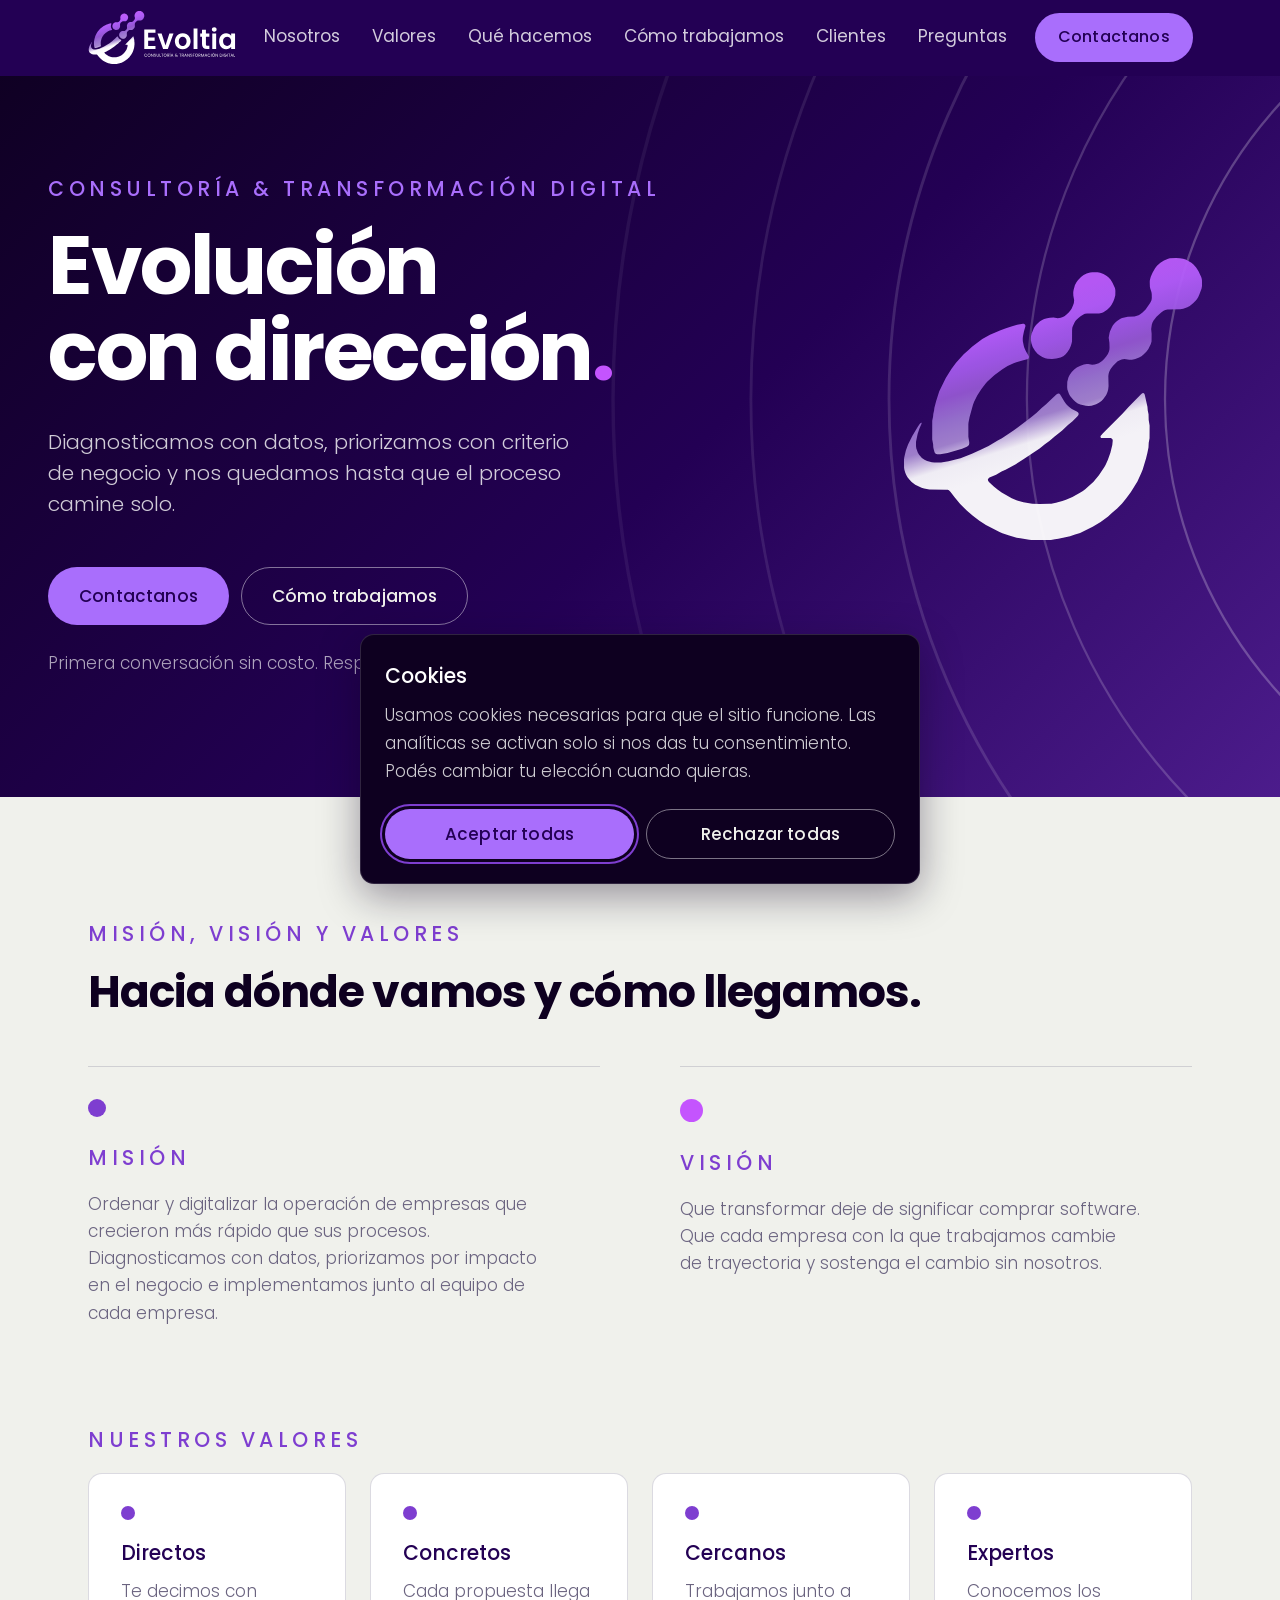
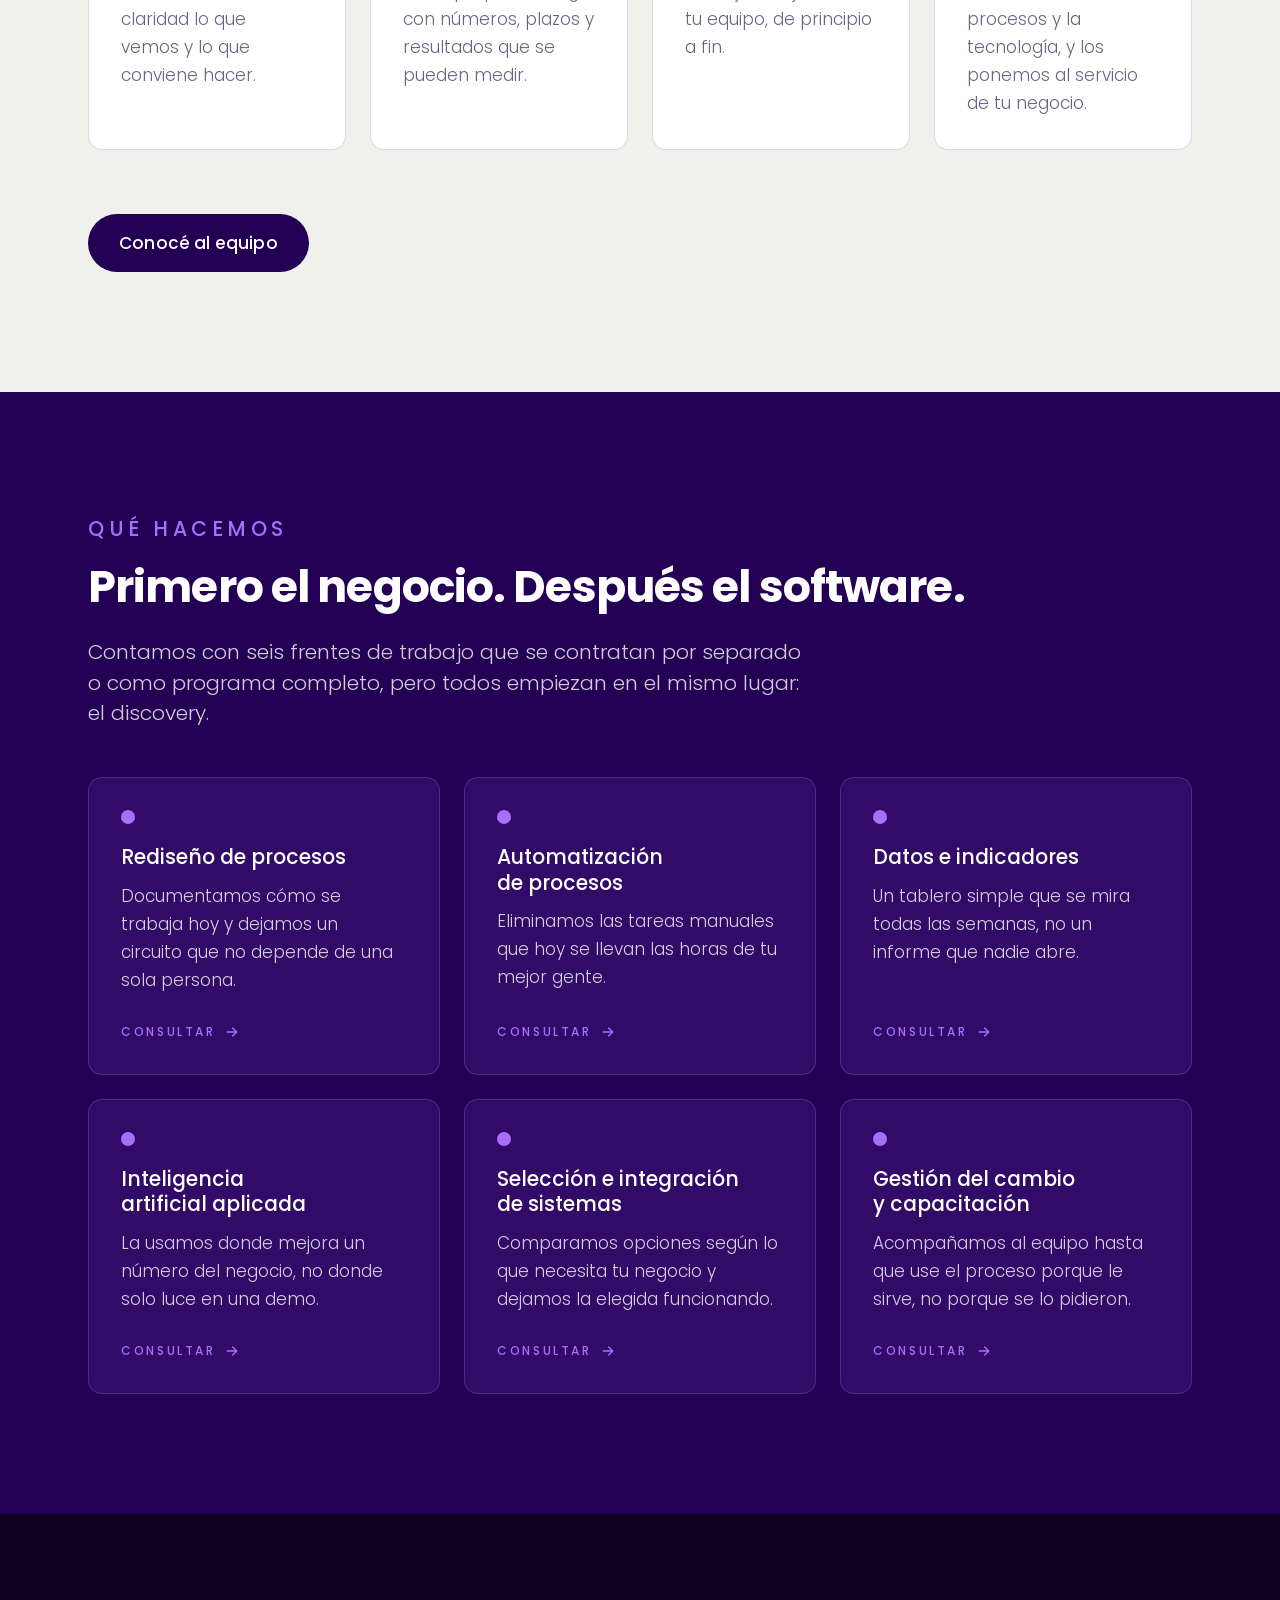
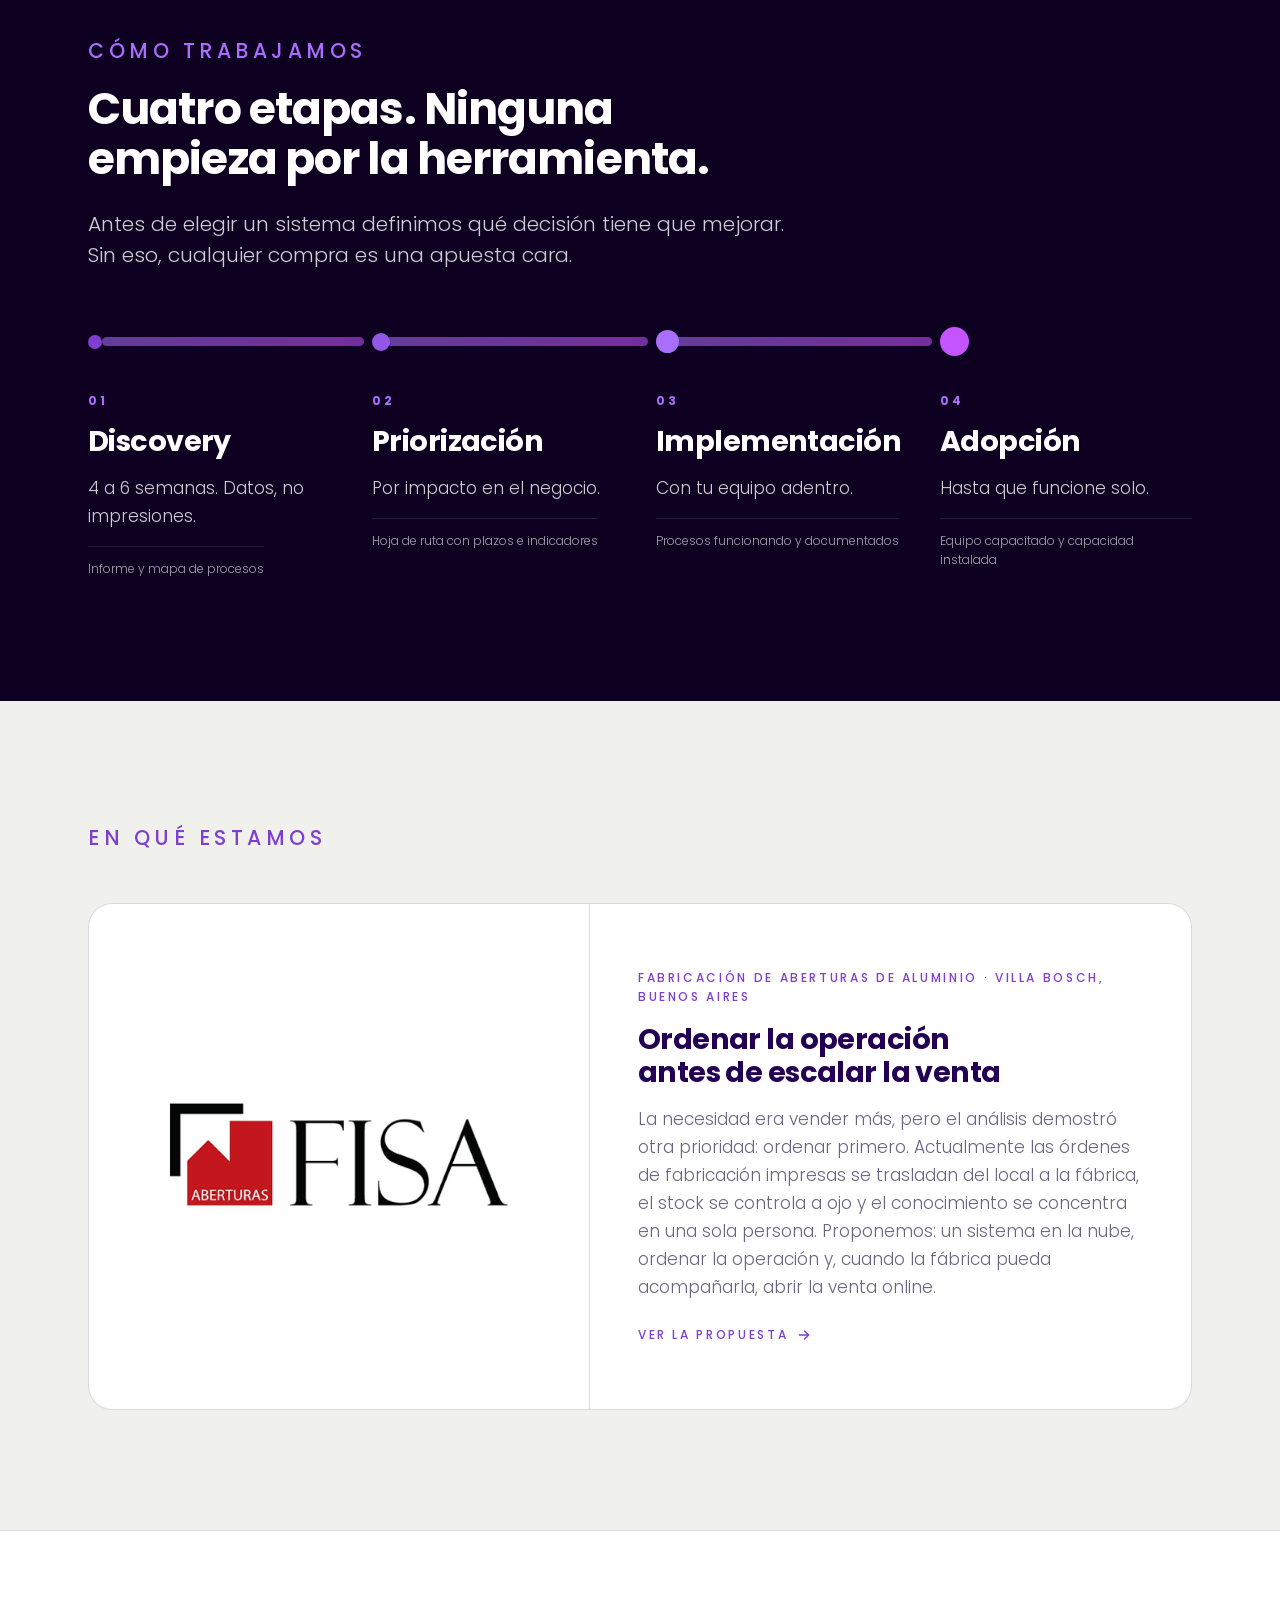
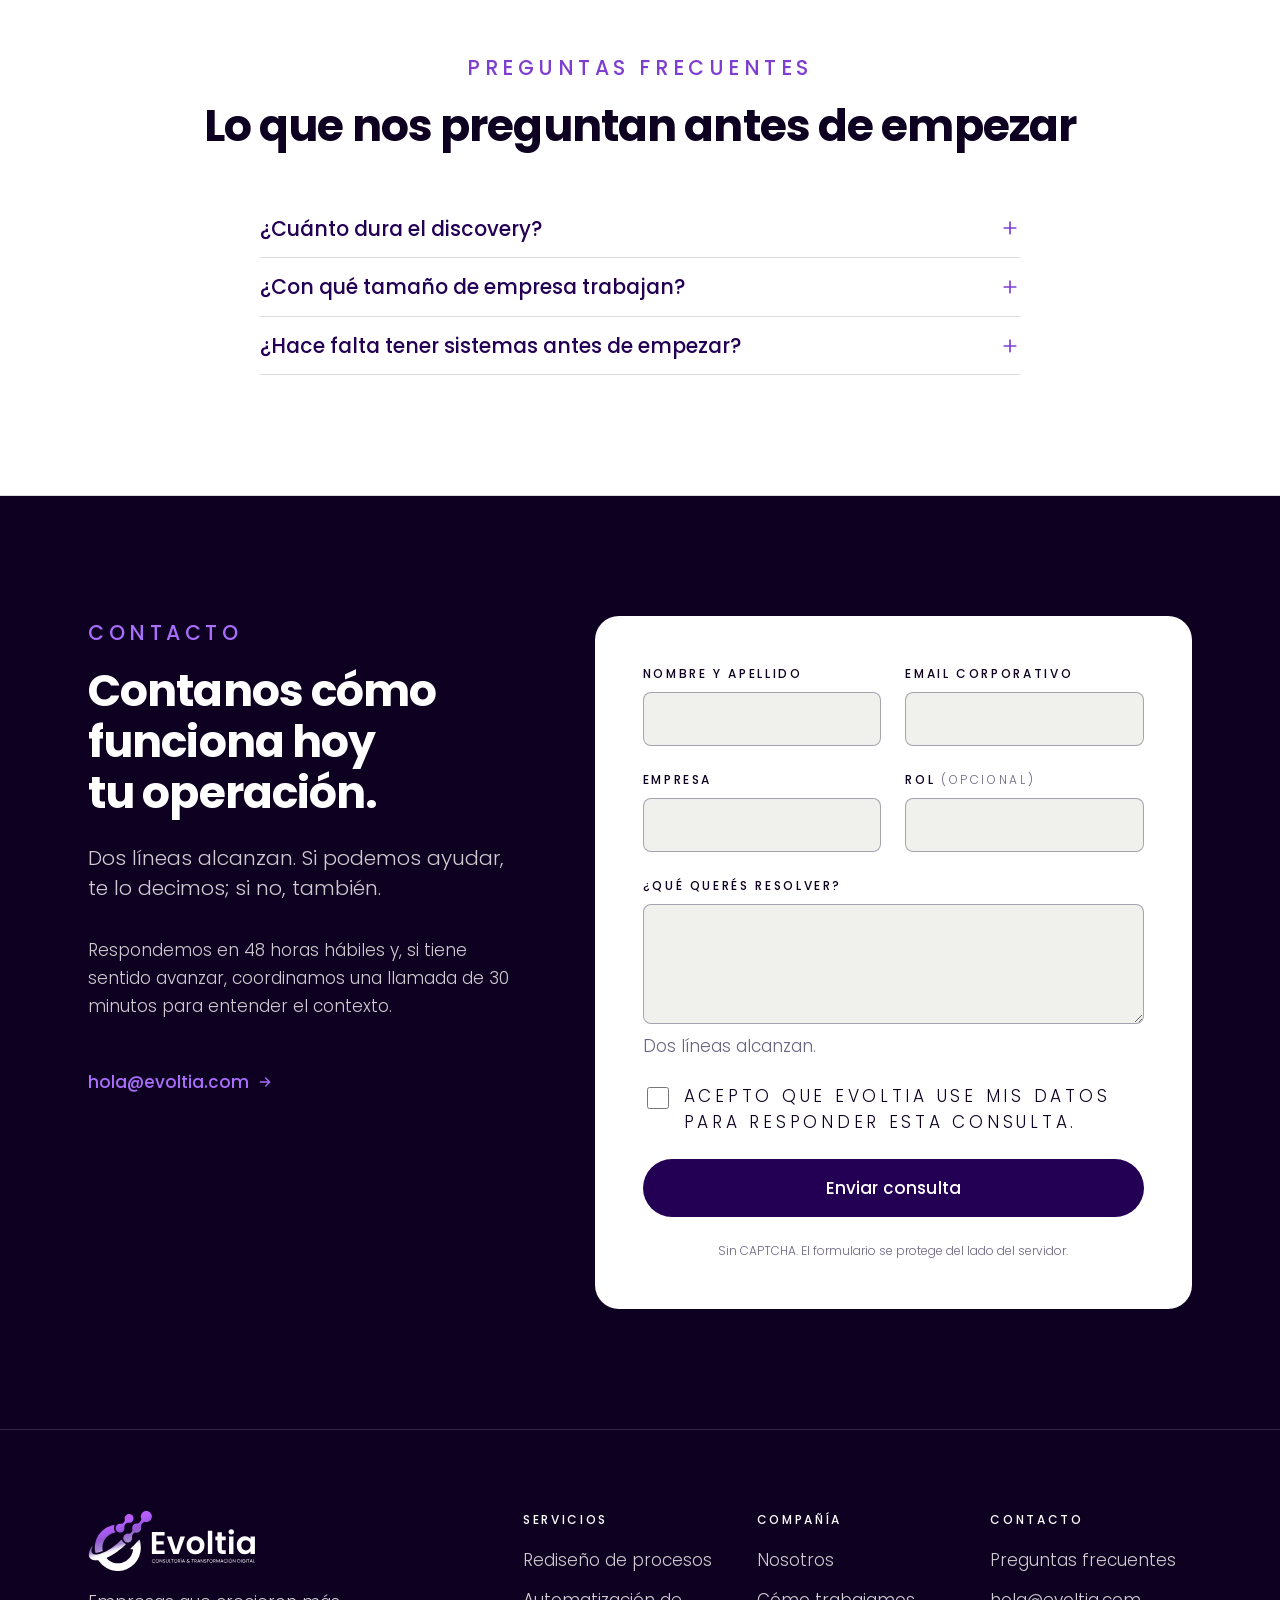
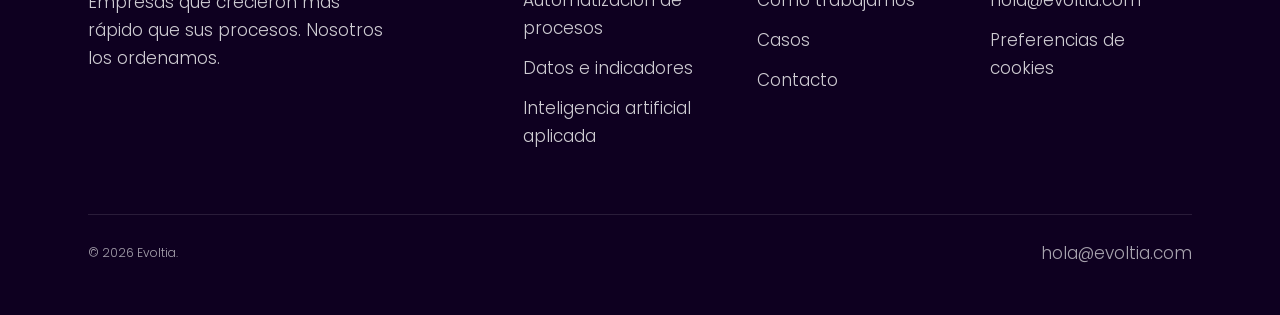
<file: site/index.html>
<!doctype html>
<html lang="es-AR">
<head>
<meta charset="utf-8">
<meta name="viewport" content="width=device-width, initial-scale=1">
<title>Evoltia | Consultoría y transformación digital</title>
<meta name="description" content="Diagnosticamos con datos, priorizamos con criterio de negocio y nos quedamos hasta que el proceso camine solo. Consultoría y transformación digital.">
<link rel="canonical" href="https://evoltia.com/">
<link rel="icon" href="assets/img/isotipo-color.png" sizes="297x281">
<link rel="icon" href="assets/img/isotipo-principal.svg" type="image/svg+xml">

<meta property="og:type" content="website">
<meta property="og:locale" content="es_AR">
<meta property="og:site_name" content="Evoltia">
<meta property="og:url" content="https://evoltia.com/">
<meta property="og:title" content="Evoltia | Consultoría y transformación digital">
<meta property="og:description" content="Diagnosticamos con datos, priorizamos con criterio de negocio y nos quedamos hasta que el proceso camine solo.">
<meta property="og:image" content="https://evoltia.com/og/default.png">
<meta property="og:image:width" content="1200">
<meta property="og:image:height" content="630">
<meta property="og:image:alt" content="Evoltia — Evolución con dirección.">
<meta name="twitter:card" content="summary_large_image">
<meta name="theme-color" content="#230054">

<link rel="preconnect" href="https://fonts.googleapis.com">
<link rel="preconnect" href="https://fonts.gstatic.com" crossorigin>
<!-- GitHub Pages sirve los assets con Cache-Control: max-age=600 y no permite
     cambiar cabeceras, por eso styles.css y main.js llevan ?v=. El numero no se
     mantiene a mano: el workflow de despliegue lo reemplaza por el hash del
     contenido de ambos archivos, de modo que cambia solo cuando cambian ellos y
     queda igual en las tres paginas. En local el valor da lo mismo. -->
<link rel="stylesheet" href="https://fonts.googleapis.com/css2?family=Poppins:wght@300;400;500;700&display=swap">
<link rel="stylesheet" href="assets/styles.css?v=28">

<script type="application/ld+json">
{
  "@context": "https://schema.org",
  "@graph": [
    {
      "@type": "Organization",
      "@id": "https://evoltia.com/#organization",
      "name": "Evoltia",
      "url": "https://evoltia.com",
      "email": "hola@evoltia.com",
      "slogan": "Evolución con dirección.",
      "description": "Consultoría y transformación digital para empresas medianas que ya crecieron más de lo que su operación aguanta.",
      "address": { "@type": "PostalAddress", "addressCountry": "AR" }
    },
    {
      "@type": "WebSite",
      "@id": "https://evoltia.com/#website",
      "url": "https://evoltia.com",
      "name": "Evoltia",
      "inLanguage": "es-AR",
      "publisher": { "@id": "https://evoltia.com/#organization" }
    }
  ]
}
</script>
<!-- FAQPage se agrega recién cuando las respuestas estén confirmadas por el cliente. -->
</head>

<body>
<a class="saltar" href="#main">Saltar al contenido principal</a>

<!-- ================= NAV ================= -->
<header class="nav oscuro" id="nav" data-nav>
  <div class="wrap nav__inner">
    <a class="nav__logo" href="./" aria-label="Evoltia — inicio">
      <img src="assets/img/evoltia-negativo.svg" width="789" height="290" alt="Evoltia, consultoría y transformación digital">
    </a>

    <nav class="nav__menu" aria-label="Principal">
      <ul class="nav__lista">
        <li><a class="nav__link" href="nosotros/">Nosotros</a></li>
        <li><a class="nav__link" href="#mvv">Valores</a></li>
        <li><a class="nav__link" href="#servicios">Qué hacemos</a></li>
        <li><a class="nav__link" href="#metodo">Cómo trabajamos</a></li>
        <li><a class="nav__link" href="#casos">Clientes</a></li>
        <li><a class="nav__link" href="#faq">Preguntas</a></li>
      </ul>
    </nav>

    <a class="btn btn--primario nav__cta" href="#contacto" data-cta="nav">Contactanos</a>

    <button class="nav__toggle" type="button" data-menu-toggle aria-expanded="false" aria-controls="menu-movil">
      <span class="sr-only">Abrir menú</span>
      <svg width="22" height="22" viewBox="0 0 24 24" fill="none" stroke="currentColor" stroke-width="1.5" stroke-linecap="round" aria-hidden="true"><path d="M3 6h18M3 12h18M3 18h18"/></svg>
    </button>
  </div>
</header>

<div class="menu-movil" id="menu-movil" hidden>
  <div class="menu-movil__top">
    <img src="assets/img/evoltia-negativo.svg" width="789" height="290" alt="" style="width:148px">
    <button class="nav__toggle" type="button" data-menu-close>
      <span class="sr-only">Cerrar menú</span>
      <svg width="22" height="22" viewBox="0 0 24 24" fill="none" stroke="currentColor" stroke-width="1.5" stroke-linecap="round" aria-hidden="true"><path d="M18 6 6 18M6 6l12 12"/></svg>
    </button>
  </div>
  <nav aria-label="Principal, móvil">
    <ul class="menu-movil__lista">
      <li><a href="nosotros/">Nosotros</a></li>
      <li><a href="#mvv">Valores</a></li>
      <li><a href="#servicios">Qué hacemos</a></li>
      <li><a href="#metodo">Cómo trabajamos</a></li>
      <li><a href="#casos">Clientes</a></li>
      <li><a href="#faq">Preguntas</a></li>
    </ul>
  </nav>
  <a class="btn btn--primario btn--bloque" href="#contacto" data-cta="menu-movil">Contactanos</a>
</div>

<main id="main">

  <!-- ================= HERO =================
       Estructura tomada de la pieza oficial web-hero-1920x720 del manual:
       logo · etiqueta · claim en dos líneas con punto en Pulso · bajada · CTA. -->
  <section class="hero oscuro" aria-labelledby="claim">

    <!-- La órbita: arcos concéntricos, centro fuera del cuadro, un solo cuadrante,
         opacidad entre 6 % y 24 %. Nunca centrada ni cerrada. (manual §05) -->
    <svg class="hero__orbita" viewBox="0 0 1000 1000" fill="none" aria-hidden="true" focusable="false" preserveAspectRatio="xMidYMid meet">
      <g stroke="#ffffff" stroke-linecap="round">
        <path d="M731.3 768.7 A380 380 0 0 1 731.3 231.3"  stroke-opacity=".24" stroke-width="2"/>
        <path d="M646.4 853.6 A500 500 0 0 1 646.4 146.4"  stroke-opacity=".18" stroke-width="2"/>
        <path d="M561.6 938.4 A620 620 0 0 1 561.6 61.6"   stroke-opacity=".13" stroke-width="2.5"/>
        <path d="M476.7 1023.3 A740 740 0 0 1 476.7 -23.3" stroke-opacity=".09" stroke-width="2.5"/>
        <path d="M391.9 1108.1 A860 860 0 0 1 391.9 -108.1" stroke-opacity=".06" stroke-width="3"/>
      </g>
    </svg>

    <img class="hero__isotipo" src="assets/img/isotipo-negativo.svg" width="298" height="282" alt="" aria-hidden="true">

    <div class="wrap hero__contenido">
      <p class="etiqueta">Consultoría &amp; transformación digital</p>

      <h1 id="claim">Evolución<br>con dirección<span class="punto">.</span></h1>

      <p class="hero__bajada">
        Diagnosticamos con datos, priorizamos con criterio de negocio
        y nos quedamos hasta que el proceso camine solo.
      </p>

      <div class="hero__acciones">
        <a class="btn btn--primario" href="#contacto" data-cta="hero-primario">Contactanos</a>
        <a class="btn btn--secundario" href="#metodo" data-cta="hero-secundario">Cómo trabajamos</a>
      </div>

      <p class="hero__micro">
        Primera conversación sin costo. Respondemos en 48 horas hábiles.
      </p>
    </div>
  </section>

  <!-- ================= EL PROBLEMA ================= -->
  <!-- ================= MISIÓN, VISIÓN Y VALORES =================
       El titular sale de la glosa que el manual hace del claim (§07):
       "Dirección tiene dos sentidos y los dos son ciertos: hacia dónde se va,
       y quién conduce." Misión y visión son exactamente esos dos sentidos.
       Los cuatro valores son la PERSONALIDAD del §01, casi literal. -->
  <section class="seccion" id="mvv" aria-labelledby="mvv-t">
    <div class="wrap">
      <div class="reveal">
        <p class="etiqueta">Misión, visión y valores</p>
        <h2 class="titular" id="mvv-t">Hacia dónde vamos y cómo llegamos.</h2>
      </div>

      <ul class="mv reveal">
        <li class="mv__item">
          <span class="mv__nodo" aria-hidden="true"></span>
          <h3 class="mv__rotulo">Misión</h3>
          <p>
            Ordenar y digitalizar la operación de empresas que crecieron más rápido
            que sus procesos. Diagnosticamos con datos, priorizamos por impacto en el
            negocio e implementamos junto al equipo de cada empresa.
          </p>
        </li>
        <li class="mv__item">
          <span class="mv__nodo" aria-hidden="true"></span>
          <h3 class="mv__rotulo">Visión</h3>
          <p>
            Que transformar deje de significar comprar software. Que cada empresa con
            la que trabajamos cambie de trayectoria y sostenga el cambio sin nosotros.
          </p>
        </li>
      </ul>

      <p class="etiqueta" style="margin-top:var(--sp-11)">Nuestros valores</p>
      <ul class="grid grid--4 reveal">
        <li class="tarjeta">
          <span class="tarjeta__nodo" aria-hidden="true"></span>
          <h3>Directos</h3>
          <p>Te decimos con claridad lo que vemos y lo que conviene hacer.</p>
        </li>
        <li class="tarjeta">
          <span class="tarjeta__nodo" aria-hidden="true"></span>
          <h3>Concretos</h3>
          <p>Cada propuesta llega con números, plazos y resultados que se pueden medir.</p>
        </li>
        <li class="tarjeta">
          <span class="tarjeta__nodo" aria-hidden="true"></span>
          <h3>Cercanos</h3>
          <p>Trabajamos junto a tu equipo, de principio a fin.</p>
        </li>
        <li class="tarjeta">
          <span class="tarjeta__nodo" aria-hidden="true"></span>
          <h3>Expertos</h3>
          <p>Conocemos los procesos y la tecnología, y los ponemos al servicio de tu negocio.</p>
        </li>
      </ul>

      <p class="reveal" style="margin-top:var(--sp-9)">
        <a class="btn btn--primario-claro" href="nosotros/" data-cta="mvv-equipo">Conocé al equipo</a>
      </p>
    </div>
  </section>

  <!-- ================= SERVICIOS ================= -->
  <section class="seccion oscuro" id="servicios" aria-labelledby="servicios-t">
    <div class="wrap">
      <div class="reveal">
        <p class="etiqueta">Qué hacemos</p>
        <h2 class="titular" id="servicios-t" style="color:var(--blanco)">Primero el negocio. Después el software.</h2>
        <p class="bajada" style="margin-top:var(--sp-5)">
          Contamos con seis frentes de trabajo que se contratan por separado o como
          programa completo, pero todos empiezan en el mismo lugar: el discovery.
        </p>        
      </div>

      <ul class="grid grid--3 reveal" style="margin-top:var(--sp-8)">
        <li class="tarjeta tarjeta--oscura tarjeta--enlace">
          <span class="tarjeta__nodo" aria-hidden="true"></span>
          <h3><a href="#contacto" data-service-id="servicio-01" data-service="rediseno-de-procesos">Rediseño de procesos</a></h3>
          <p>Documentamos cómo se trabaja hoy y dejamos un circuito que no depende de una sola persona.</p>
          <span class="tarjeta__pie">Consultar <svg width="16" height="16" viewBox="0 0 24 24" fill="none" stroke="currentColor" stroke-width="2" stroke-linecap="round" stroke-linejoin="round" aria-hidden="true"><path d="M5 12h14M13 6l6 6-6 6"/></svg></span>
        </li>
        <li class="tarjeta tarjeta--oscura tarjeta--enlace">
          <span class="tarjeta__nodo" aria-hidden="true"></span>
          <h3><a href="#contacto" data-service-id="servicio-02" data-service="automatizacion-de-procesos">Automatización de procesos</a></h3>
          <p>Eliminamos las tareas manuales que hoy se llevan las horas de tu mejor gente.</p>
          <span class="tarjeta__pie">Consultar <svg width="16" height="16" viewBox="0 0 24 24" fill="none" stroke="currentColor" stroke-width="2" stroke-linecap="round" stroke-linejoin="round" aria-hidden="true"><path d="M5 12h14M13 6l6 6-6 6"/></svg></span>
        </li>
        <li class="tarjeta tarjeta--oscura tarjeta--enlace">
          <span class="tarjeta__nodo" aria-hidden="true"></span>
          <h3><a href="#contacto" data-service-id="servicio-03" data-service="datos-e-indicadores">Datos e indicadores</a></h3>
          <p>Un tablero simple que se mira todas las semanas, no un informe que nadie abre.</p>
          <span class="tarjeta__pie">Consultar <svg width="16" height="16" viewBox="0 0 24 24" fill="none" stroke="currentColor" stroke-width="2" stroke-linecap="round" stroke-linejoin="round" aria-hidden="true"><path d="M5 12h14M13 6l6 6-6 6"/></svg></span>
        </li>
        <li class="tarjeta tarjeta--oscura tarjeta--enlace">
          <span class="tarjeta__nodo" aria-hidden="true"></span>
          <h3><a href="#contacto" data-service-id="servicio-04" data-service="inteligencia-artificial-aplicada">Inteligencia artificial aplicada</a></h3>
          <p>La usamos donde mejora un número del negocio, no donde solo luce en una demo.</p>
          <span class="tarjeta__pie">Consultar <svg width="16" height="16" viewBox="0 0 24 24" fill="none" stroke="currentColor" stroke-width="2" stroke-linecap="round" stroke-linejoin="round" aria-hidden="true"><path d="M5 12h14M13 6l6 6-6 6"/></svg></span>
        </li>
        <li class="tarjeta tarjeta--oscura tarjeta--enlace">
          <span class="tarjeta__nodo" aria-hidden="true"></span>
          <h3><a href="#contacto" data-service-id="servicio-05" data-service="seleccion-e-integracion-de-sistemas">Selección e integración de sistemas</a></h3>
          <p>Comparamos opciones según lo que necesita tu negocio y dejamos la elegida funcionando.</p>
          <span class="tarjeta__pie">Consultar <svg width="16" height="16" viewBox="0 0 24 24" fill="none" stroke="currentColor" stroke-width="2" stroke-linecap="round" stroke-linejoin="round" aria-hidden="true"><path d="M5 12h14M13 6l6 6-6 6"/></svg></span>
        </li>
        <li class="tarjeta tarjeta--oscura tarjeta--enlace">
          <span class="tarjeta__nodo" aria-hidden="true"></span>
          <h3><a href="#contacto" data-service-id="servicio-06" data-service="gestion-del-cambio-y-capacitacion">Gestión del cambio y capacitación</a></h3>
          <p>Acompañamos al equipo hasta que use el proceso porque le sirve, no porque se lo pidieron.</p>
          <span class="tarjeta__pie">Consultar <svg width="16" height="16" viewBox="0 0 24 24" fill="none" stroke="currentColor" stroke-width="2" stroke-linecap="round" stroke-linejoin="round" aria-hidden="true"><path d="M5 12h14M13 6l6 6-6 6"/></svg></span>
        </li>
      </ul>
    </div>
  </section>

  <!-- ================= MÉTODO =================
       Cuatro etapas y sus bajadas, tal como figuran en la pieza post-03-metodo del manual. -->
  <section class="seccion tinta" id="metodo" aria-labelledby="metodo-t">
    <div class="wrap">
      <div class="reveal">
        <p class="etiqueta">Cómo trabajamos</p>
        <h2 class="titular" id="metodo-t" style="color:var(--blanco)">Cuatro etapas. Ninguna empieza por la herramienta.</h2>
        <p class="bajada" style="margin-top:var(--sp-5)">
          Antes de elegir un sistema definimos qué decisión tiene que mejorar. Sin eso,
          cualquier compra es una apuesta cara.
        </p>
      </div>

      <ol class="pasos reveal">
        <li class="paso">
          <p class="paso__num">01</p>
          <h3>Discovery</h3>
          <p>4 a 6 semanas. Datos, no impresiones.</p>
          <span class="paso__entregable">Informe y mapa de procesos</span>
        </li>
        <li class="paso">
          <p class="paso__num">02</p>
          <h3>Priorización</h3>
          <p>Por impacto en el negocio.</p>
          <span class="paso__entregable">Hoja de ruta con plazos e indicadores</span>
        </li>
        <li class="paso">
          <p class="paso__num">03</p>
          <h3>Implementación</h3>
          <p>Con tu equipo adentro.</p>
          <span class="paso__entregable">Procesos funcionando y documentados</span>
        </li>
        <li class="paso">
          <p class="paso__num">04</p>
          <h3>Adopción</h3>
          <p>Hasta que funcione solo.</p>
          <span class="paso__entregable">Equipo capacitado y capacidad instalada</span>
        </li>
      </ol>      
    </div>
  </section>

  <!-- ================= CASOS DE ÉXITO =================
       Va después de «Cómo trabajamos» y antes de las preguntas: primero se
       explica el método y después se muestra dónde se está aplicando. El logo del cliente se apoya sobre una
       tarjeta Blanca: es el uso que el §03 le da al Blanco sobre Papel, y
       además resuelve que el archivo del cliente venga con fondo blanco.
       Toda la tarjeta es clicable mediante el enlace del título (::after). -->
  <section class="seccion caso-destacado" id="casos" aria-labelledby="casos-t">
    <div class="wrap">
      <div class="reveal">
        <p class="etiqueta" id="casos-t">En qué estamos</p>
      </div>

      <article class="caso reveal">
        <div class="caso__marca">
          <img src="assets/img/clientes/aberturas-fisa.png"
               width="420" height="133"
               alt="Aberturas FISA">
        </div>

        <div class="caso__cuerpo">
          <p class="caso__sector">Fabricación de aberturas de aluminio · Villa Bosch, Buenos Aires</p>

          <h2 class="caso__titulo">
            <a href="casos/aberturas-fisa/" data-cta="caso-aberturas-fisa">
              Ordenar la operación antes de escalar la venta
            </a>
          </h2>

          <p class="caso__texto">
            La necesidad era vender más, pero el análisis demostró otra prioridad: ordenar
            primero. Actualmente las órdenes de fabricación impresas se trasladan del local a
            la fábrica, el stock se controla a ojo y el conocimiento se concentra en una sola
            persona. Proponemos: un sistema en la nube, ordenar la operación y, cuando la
            fábrica pueda acompañarla, abrir la venta online.
          </p>

          <span class="caso__cta">
            Ver la propuesta
            <svg width="16" height="16" viewBox="0 0 24 24" fill="none" stroke="currentColor" stroke-width="2" stroke-linecap="round" stroke-linejoin="round" aria-hidden="true"><path d="M5 12h14M13 6l6 6-6 6"/></svg>
          </span>
        </div>
      </article>
    </div>
  </section>

  <!-- ================= FAQ ================= -->
  <section class="seccion" id="faq" aria-labelledby="faq-t" style="background:var(--blanco);border-block:1px solid var(--borde-claro)">
    <div class="wrap">
      <div class="reveal" style="text-align:center">
        <p class="etiqueta">Preguntas frecuentes</p>
        <h2 class="titular" id="faq-t">Lo que nos preguntan antes de empezar</h2>
      </div>

      <div class="faq reveal" data-accordion>
        <div class="faq__item">
          <h3>
            <button class="faq__btn" type="button" aria-expanded="false" aria-controls="faq-p1" id="faq-b1">
              <span>¿Cuánto dura el discovery?</span>
              <span class="faq__icono" aria-hidden="true"><svg width="20" height="20" viewBox="0 0 24 24" fill="none" stroke="currentColor" stroke-width="2" stroke-linecap="round"><path d="M12 5v14M5 12h14"/></svg></span>
            </button>
          </h3>
          <div class="faq__panel" id="faq-p1" role="region" aria-labelledby="faq-b1" hidden>
            <p>Depende del caso: entre cuatro y seis semanas. Incluye entrevistas con quienes hacen el trabajo, revisión de datos y una hoja de ruta priorizada. Al final tenés un documento listo para presentar en el directorio.</p>
          </div>
        </div>

        <div class="faq__item">
          <h3>
            <button class="faq__btn" type="button" aria-expanded="false" aria-controls="faq-p2" id="faq-b2">
              <span>¿Con qué tamaño de empresa trabajan?</span>
              <span class="faq__icono" aria-hidden="true"><svg width="20" height="20" viewBox="0 0 24 24" fill="none" stroke="currentColor" stroke-width="2" stroke-linecap="round"><path d="M12 5v14M5 12h14"/></svg></span>
            </button>
          </h3>
          <div class="faq__panel" id="faq-p2" role="region" aria-labelledby="faq-b2" hidden>
            <p>Empresas medianas que ya crecieron más de lo que su operación aguanta. Trabajamos con dirección general, operaciones y finanzas: quienes toman las decisiones.</p>
          </div>
        </div>

        <div class="faq__item">
          <h3>
            <button class="faq__btn" type="button" aria-expanded="false" aria-controls="faq-p3" id="faq-b3">
              <span>¿Hace falta tener sistemas antes de empezar?</span>
              <span class="faq__icono" aria-hidden="true"><svg width="20" height="20" viewBox="0 0 24 24" fill="none" stroke="currentColor" stroke-width="2" stroke-linecap="round"><path d="M12 5v14M5 12h14"/></svg></span>
            </button>
          </h3>
          <div class="faq__panel" id="faq-p3" role="region" aria-labelledby="faq-b3" hidden>
            <p>No. En muchos casos el punto de partida son planillas y mensajería. Eso no es un obstáculo: nos muestra cómo funciona hoy tu operación.</p>
          </div>
        </div>
      </div>
    </div>
  </section>

  <!-- ================= CONTACTO ================= -->
  <section class="seccion tinta" id="contacto" aria-labelledby="contacto-t">
    <div class="wrap bloque-cta">

      <div class="reveal">
        <p class="etiqueta">Contacto</p>
        <h2 class="titular" id="contacto-t" style="color:var(--blanco)">Contanos cómo funciona hoy tu operación.</h2>
        <p class="bajada" style="margin-top:var(--sp-5)">
          Dos líneas alcanzan. Si podemos ayudar, te lo decimos; si no, también.
        </p>

        <p class="despues">
          Respondemos en 48 horas hábiles y, si tiene sentido avanzar, coordinamos una
          llamada de 30 minutos para entender el contexto.
        </p>

        <p style="margin-top:var(--sp-8)">
          <a class="enlace" href="mailto:hola@evoltia.com" data-cta="email">
            hola@evoltia.com
            <svg width="16" height="16" viewBox="0 0 24 24" fill="none" stroke="currentColor" stroke-width="2" stroke-linecap="round" stroke-linejoin="round" aria-hidden="true"><path d="M5 12h14M13 6l6 6-6 6"/></svg>
          </a>
        </p>
      </div>

      <form class="form reveal" id="form-diagnostico" novalidate data-form>
        <div class="aviso aviso--error" id="form-error" role="alert" tabindex="-1">
          <svg width="20" height="20" viewBox="0 0 24 24" fill="none" stroke="currentColor" stroke-width="2" stroke-linecap="round" aria-hidden="true" style="flex-shrink:0"><circle cx="12" cy="12" r="9"/><path d="M12 8v4M12 16h.01"/></svg>
          <span id="form-error-text"></span>
        </div>
        <div class="aviso aviso--ok" id="form-ok" role="status" tabindex="-1">
          <svg width="20" height="20" viewBox="0 0 24 24" fill="none" stroke="currentColor" stroke-width="2" stroke-linecap="round" stroke-linejoin="round" aria-hidden="true" style="flex-shrink:0"><path d="M20 7 9 18l-5-5"/></svg>
          <span>Recibimos tu consulta. Te respondemos dentro de las 48 horas hábiles.</span>
        </div>

        <div class="form__fila form__fila--2">
          <div class="campo">
            <label for="f-nombre">Nombre y apellido</label>
            <input id="f-nombre" name="nombre" type="text" autocomplete="name" required aria-describedby="e-nombre">
            <p class="campo__error" id="e-nombre"></p>
          </div>
          <div class="campo">
            <label for="f-email">Email corporativo</label>
            <input id="f-email" name="email" type="email" inputmode="email" autocomplete="email" required aria-describedby="e-email">
            <p class="campo__error" id="e-email"></p>
          </div>
        </div>

        <div class="form__fila form__fila--2">
          <div class="campo">
            <label for="f-org">Empresa</label>
            <input id="f-org" name="empresa" type="text" autocomplete="organization" required aria-describedby="e-org">
            <p class="campo__error" id="e-org"></p>
          </div>
          <div class="campo">
            <label for="f-rol">Rol <span class="opt">(opcional)</span></label>
            <input id="f-rol" name="rol" type="text" autocomplete="organization-title">
          </div>
        </div>

        <div class="campo">
          <label for="f-mensaje">¿Qué querés resolver?</label>
          <textarea id="f-mensaje" name="mensaje" required aria-describedby="e-mensaje ayuda-mensaje"></textarea>
          <p class="ayuda" id="ayuda-mensaje">Dos líneas alcanzan.</p>
          <p class="campo__error" id="e-mensaje"></p>
        </div>

        <div class="campo">
          <div class="consent">
            <input id="f-consent" name="consentimiento" type="checkbox" required aria-describedby="e-consent">
            <label for="f-consent">
              Acepto que Evoltia use mis datos para responder esta consulta.
            </label>
          </div>
          <p class="campo__error" id="e-consent"></p>
        </div>

        <div class="hp" aria-hidden="true">
          <label for="f-web">No completar este campo</label>
          <input id="f-web" name="sitio_web" type="text" tabindex="-1" autocomplete="off">
        </div>

        <button class="btn btn--primario-claro btn--bloque" type="submit" data-submit>Enviar consulta</button>

        <p style="font-size:var(--fs-etiqueta);color:var(--gris);text-align:center">
          Sin CAPTCHA. El formulario se protege del lado del servidor.
        </p>
      </form>
    </div>
  </section>
</main>

<!-- ================= FOOTER ================= -->
<footer class="tinta footer">
  <div class="wrap">
    <div class="footer__top">
      <div class="footer__marca">
        <img src="assets/img/evoltia-negativo.svg" width="789" height="290" alt="Evoltia">
        <p>Empresas que crecieron más rápido que sus procesos. Nosotros los ordenamos.</p>
      </div>

      <nav aria-label="Servicios">
        <h2>Servicios</h2>
        <ul>
          <li><a href="#servicios">Rediseño de procesos</a></li>
          <li><a href="#servicios">Automatización de procesos</a></li>
          <li><a href="#servicios">Datos e indicadores</a></li>
          <li><a href="#servicios">Inteligencia artificial aplicada</a></li>
        </ul>
      </nav>

      <nav aria-label="Compañía">
        <h2>Compañía</h2>
        <ul>
          <li><a href="nosotros/">Nosotros</a></li>
          <li><a href="#metodo">Cómo trabajamos</a></li>
          <li><a href="casos/aberturas-fisa/">Casos</a></li>
          <li><a href="#contacto">Contacto</a></li>
        </ul>
      </nav>

      <nav aria-label="Contacto">
        <h2>Contacto</h2>
        <ul>
          <li><a href="#faq">Preguntas frecuentes</a></li>
          <li><a href="mailto:hola@evoltia.com">hola@evoltia.com</a></li>
          <li><a href="#" data-cookies-reopen>Preferencias de cookies</a></li>
        </ul>
      </nav>
    </div>

    <div class="footer__bottom">
      <p>© 2026 Evoltia.</p>
      <p><a href="mailto:hola@evoltia.com">hola@evoltia.com</a></p>
    </div>
  </div>
</footer>

<div class="cta-flotante" data-sticky-cta>
  <a class="btn btn--primario btn--bloque" href="#contacto" data-cta="flotante-movil">Contactanos</a>
</div>

<aside class="cookies" id="cookies" role="dialog" aria-modal="false" aria-labelledby="cookies-t" hidden>
  <h2 id="cookies-t">Cookies</h2>
  <p>Usamos cookies necesarias para que el sitio funcione. Las analíticas se activan solo si nos das tu consentimiento. Podés cambiar tu elección cuando quieras.</p>
  <div class="cookies__acciones">
    <button class="btn btn--primario" type="button" data-cookies="accept">Aceptar todas</button>
    <button class="btn btn--secundario" type="button" data-cookies="reject">Rechazar todas</button>
  </div>
</aside>

<script src="assets/main.js?v=28" defer></script>
</body>
</html>
</file>
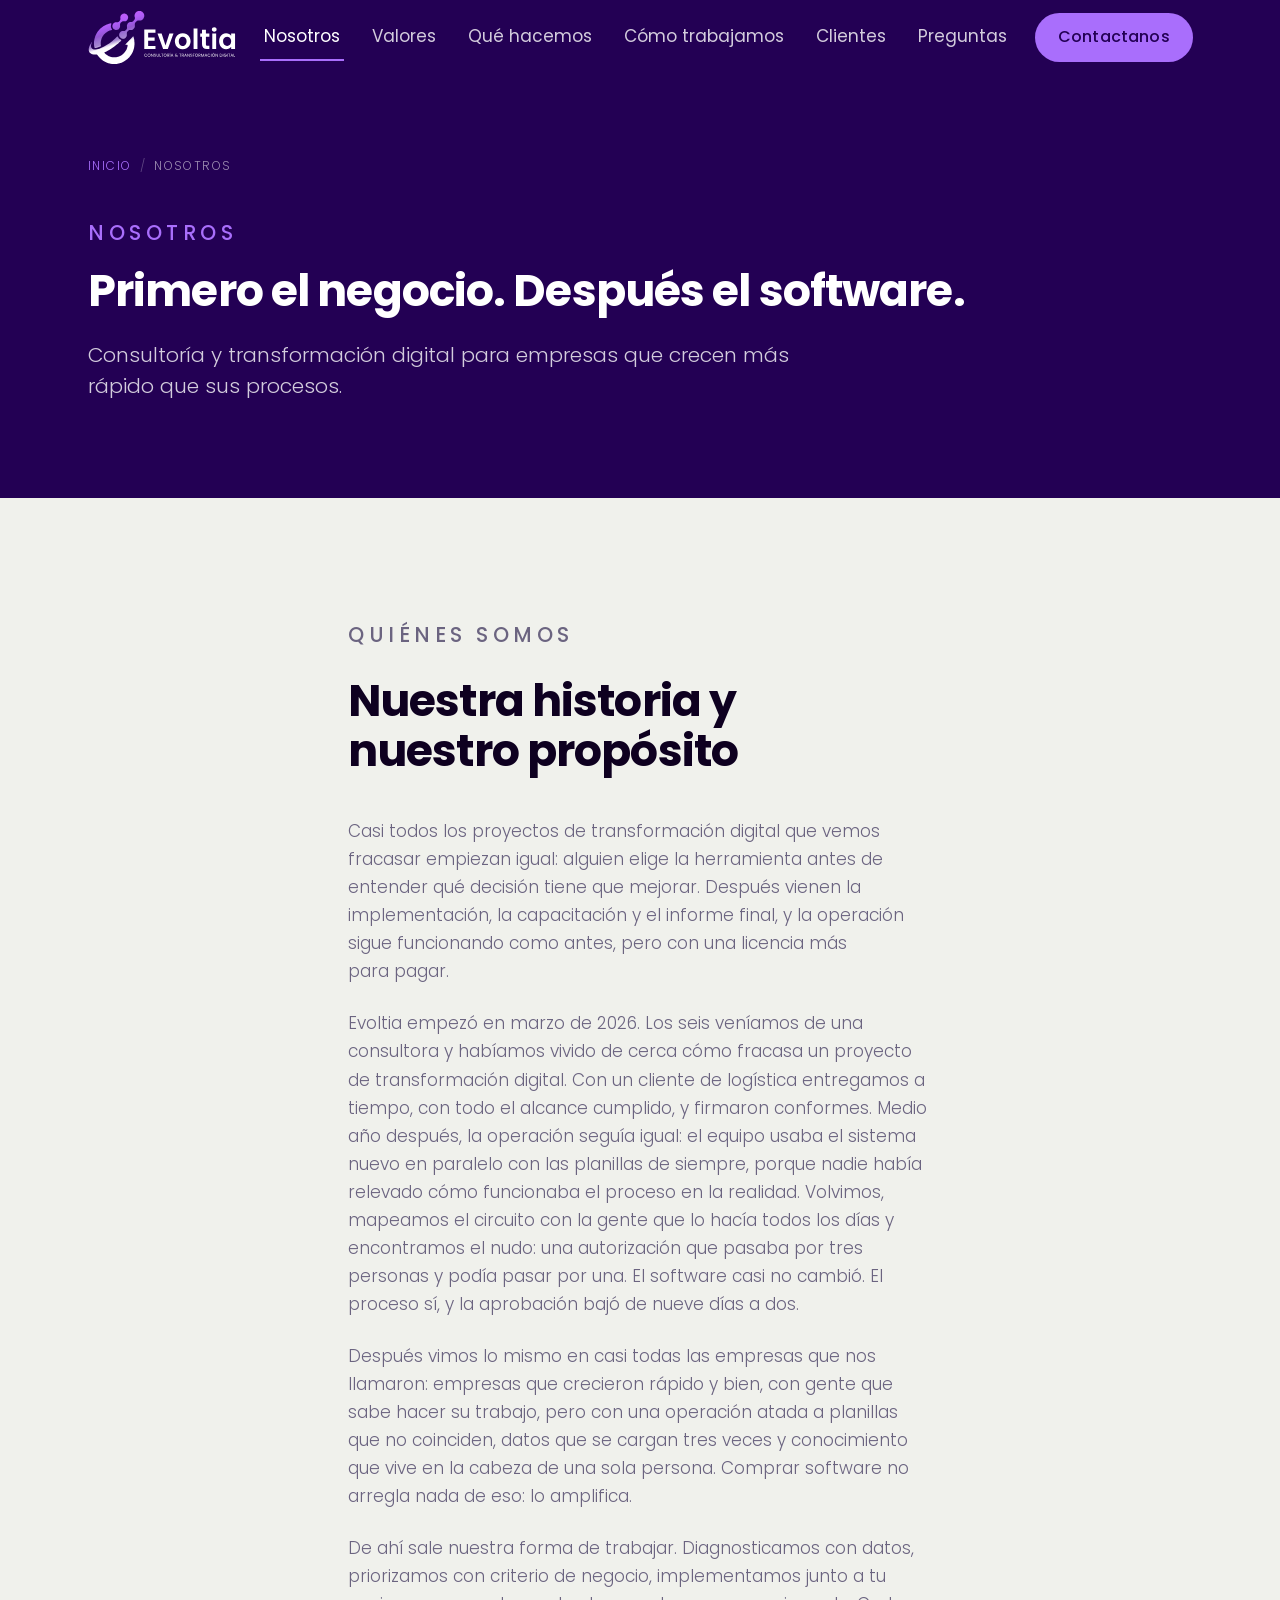
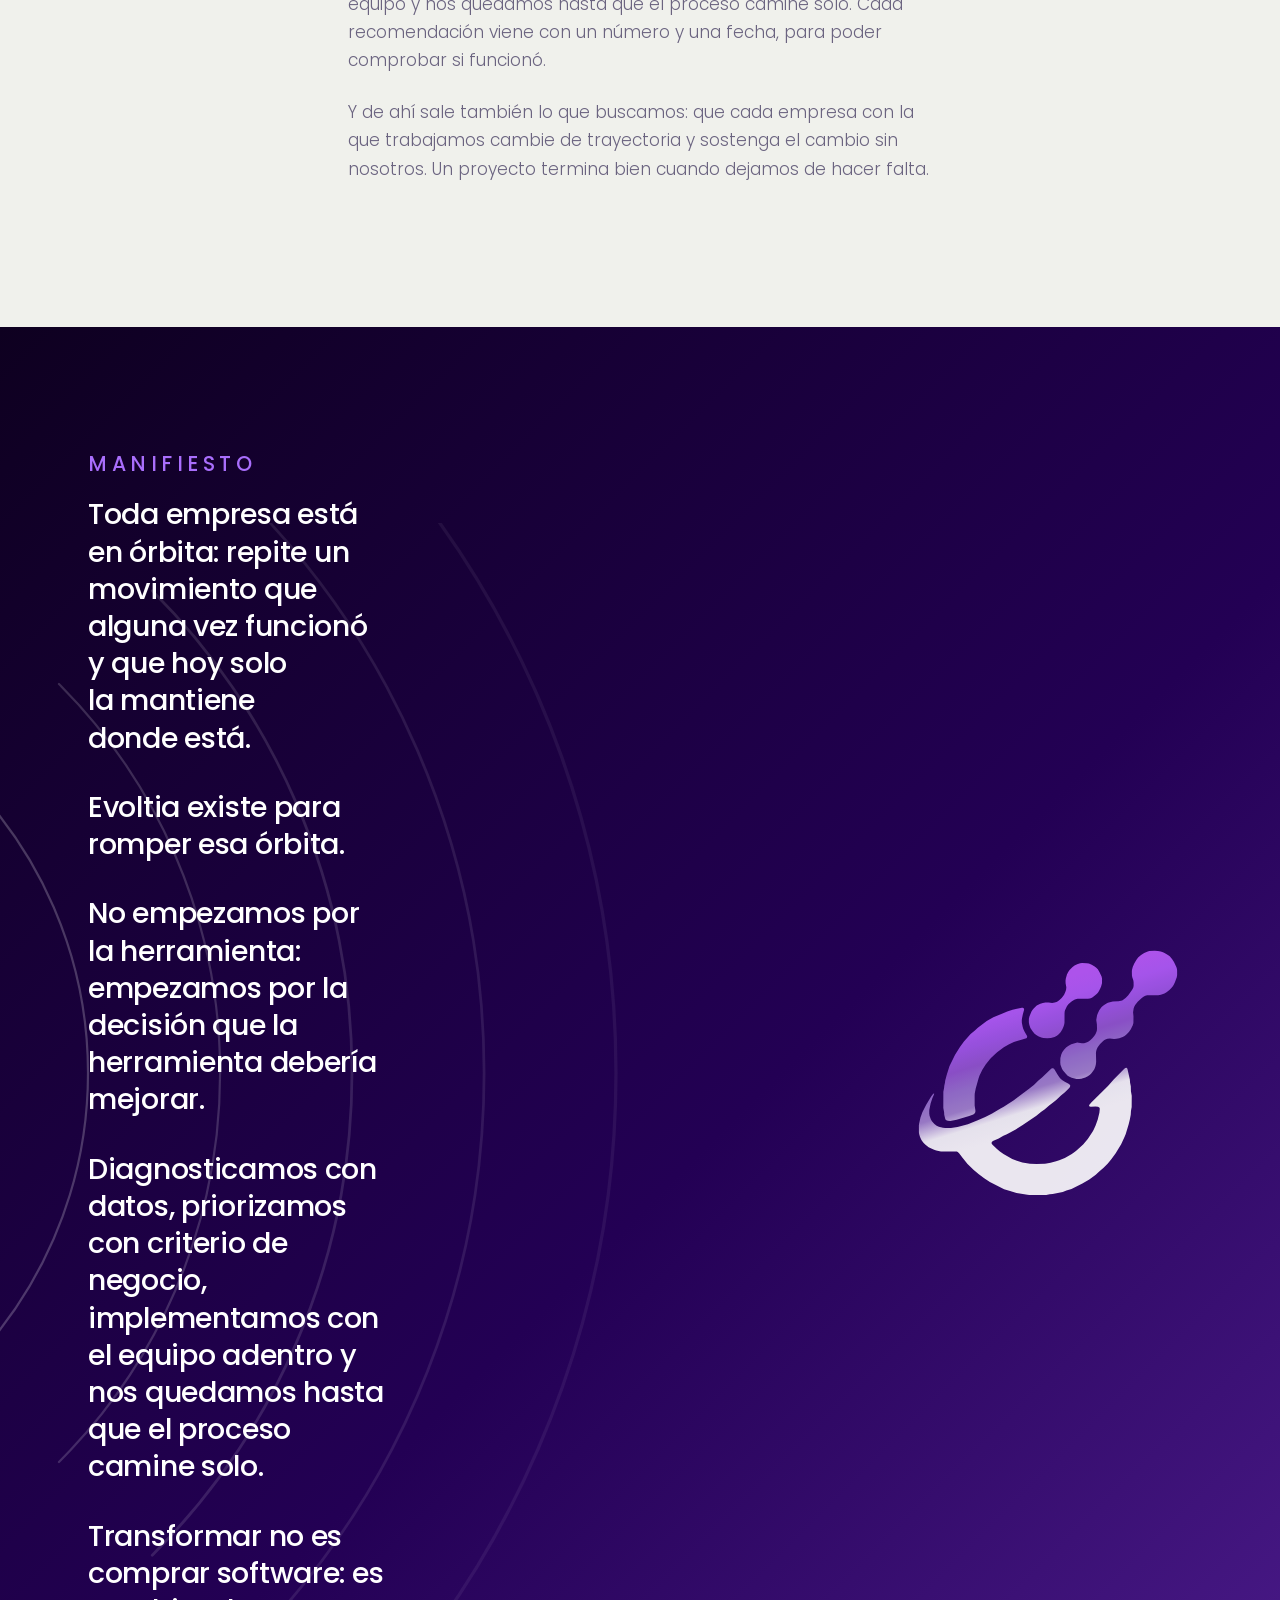
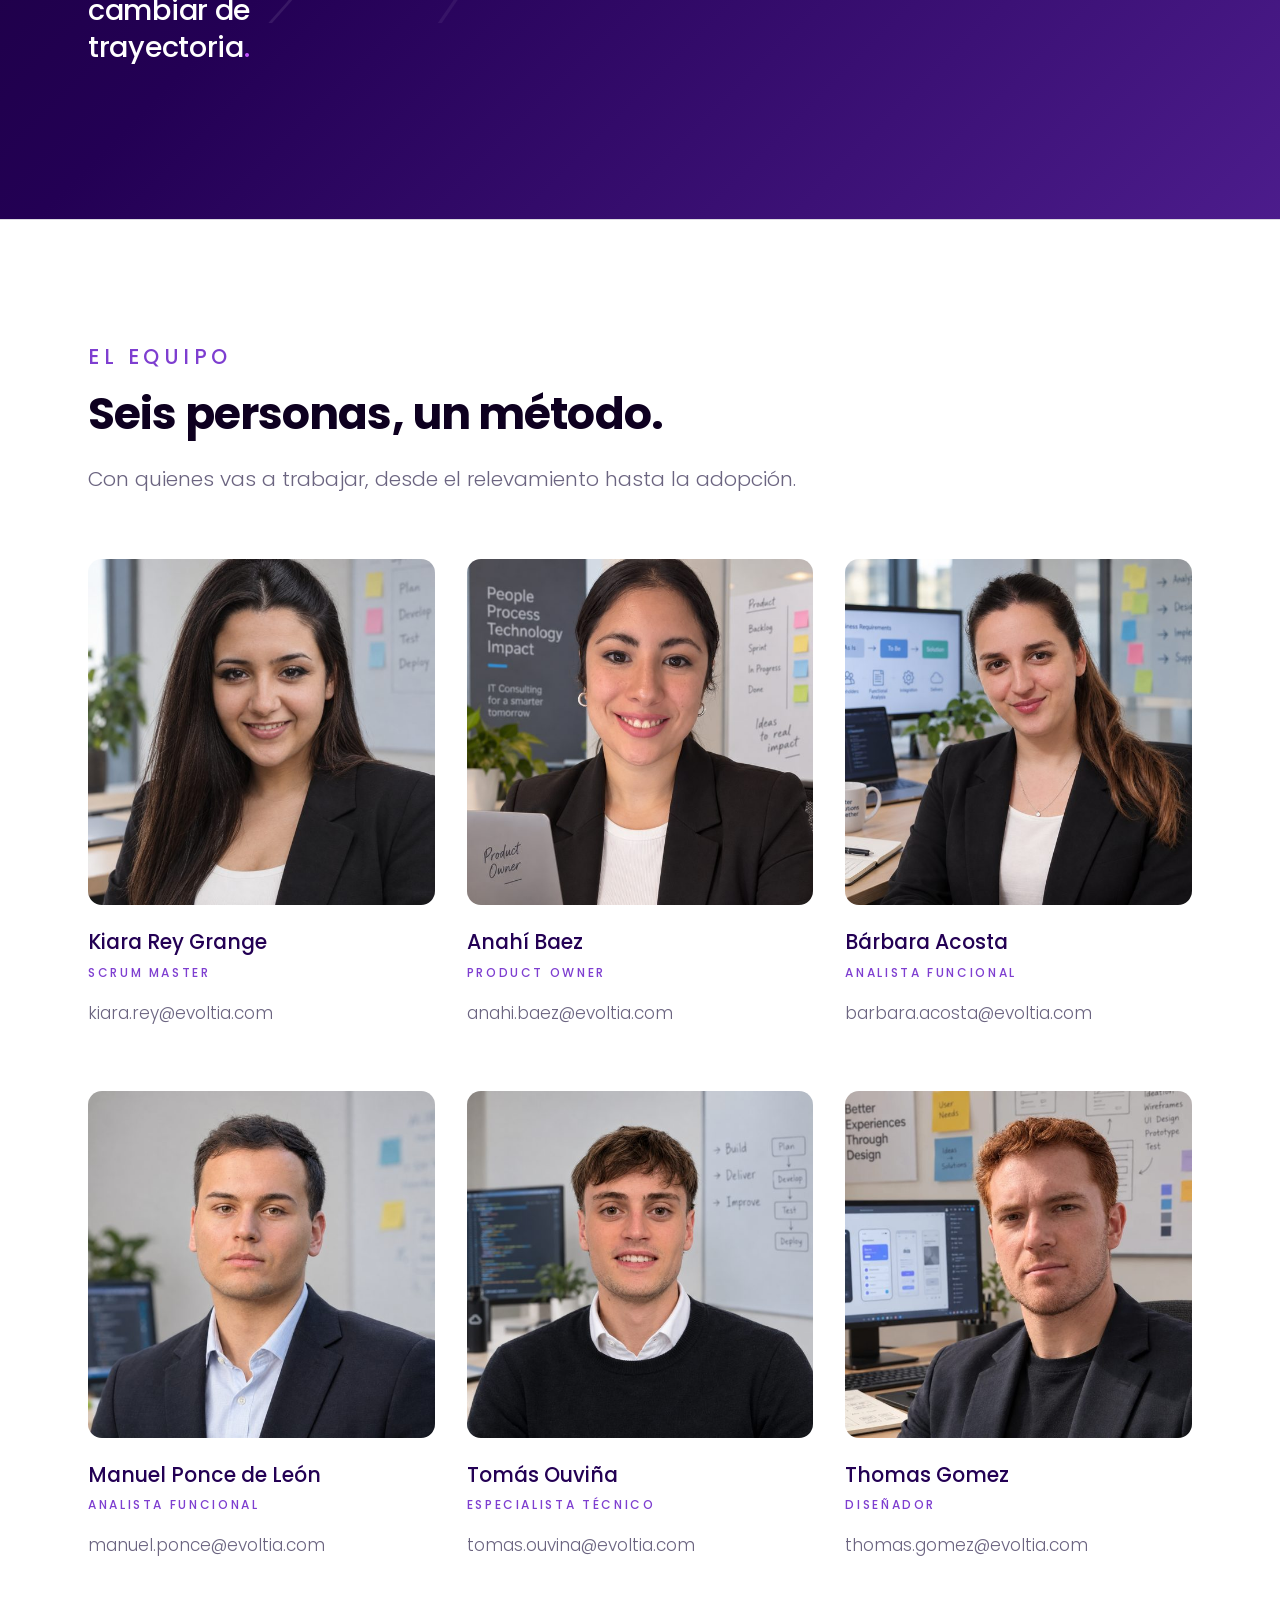
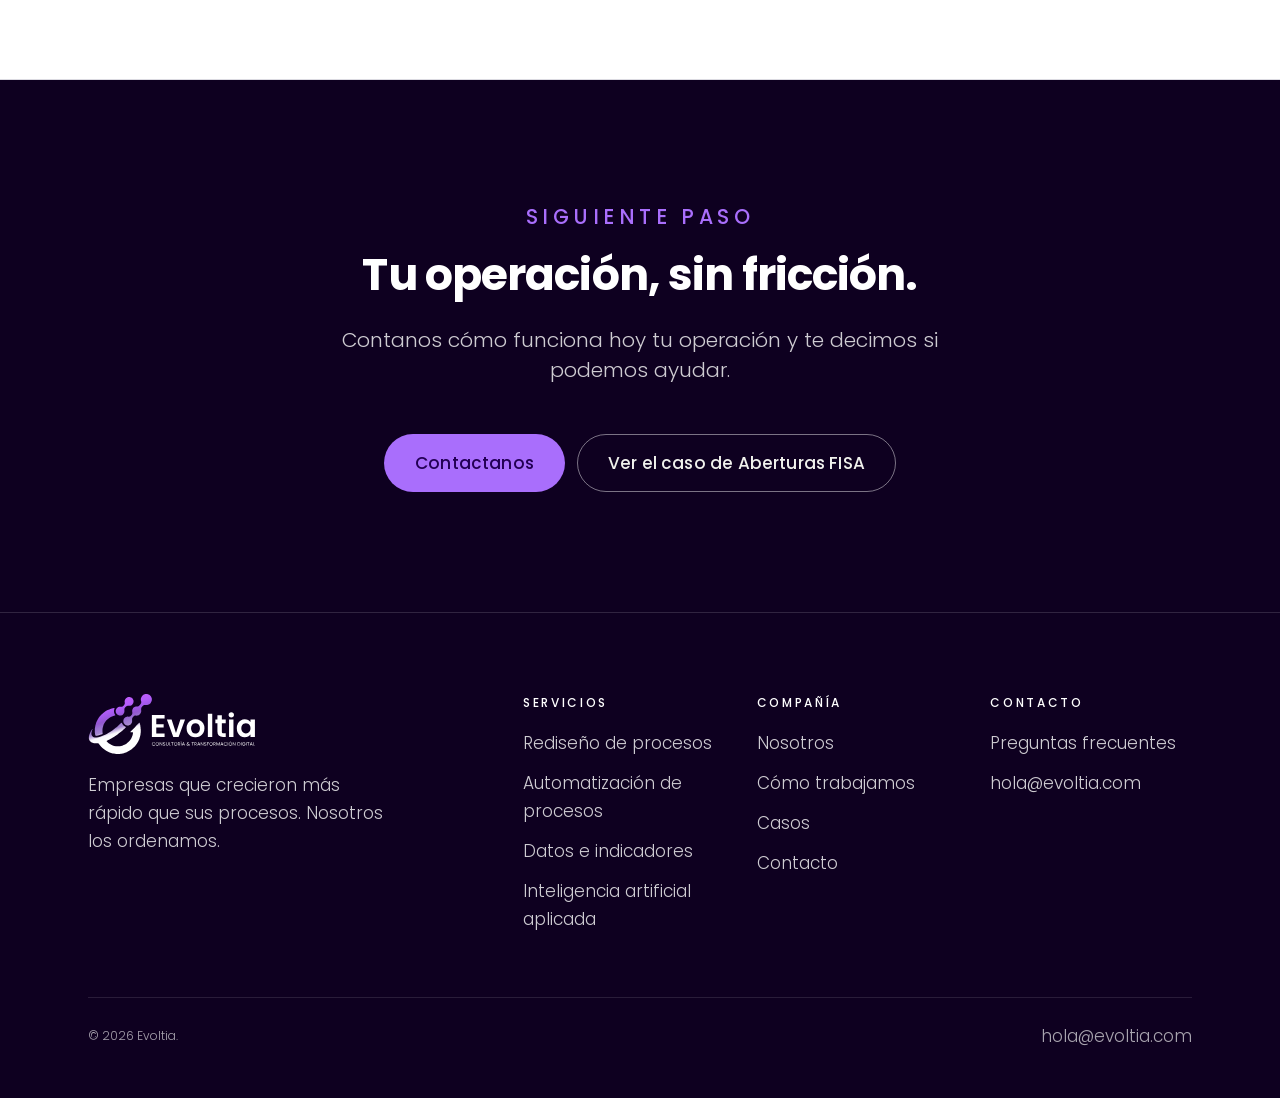
<file: site/nosotros/index.html>
<!doctype html>
<html lang="es-AR">
<head>
<meta charset="utf-8">
<meta name="viewport" content="width=device-width, initial-scale=1">
<title>Nosotros | Evoltia</title>
<meta name="description" content="Nuestra historia, nuestro propósito y el equipo que ordena y digitaliza la operación de empresas que crecieron más rápido que sus procesos.">
<link rel="icon" href="../assets/img/isotipo-color.png" sizes="297x281">
<link rel="icon" href="../assets/img/isotipo-principal.svg" type="image/svg+xml">

<meta property="og:type" content="website">
<meta property="og:locale" content="es_AR">
<meta property="og:site_name" content="Evoltia">
<meta property="og:title" content="Nosotros | Evoltia">
<meta property="og:description" content="Nuestra historia, nuestro propósito y el equipo detrás de Evoltia.">
<meta name="twitter:card" content="summary_large_image">
<meta name="theme-color" content="#230054">

<link rel="preconnect" href="https://fonts.googleapis.com">
<link rel="preconnect" href="https://fonts.gstatic.com" crossorigin>
<!-- GitHub Pages sirve los assets con Cache-Control: max-age=600 y no permite
     cambiar cabeceras, por eso styles.css y main.js llevan ?v=. El numero no se
     mantiene a mano: el workflow de despliegue lo reemplaza por el hash del
     contenido de ambos archivos, de modo que cambia solo cuando cambian ellos y
     queda igual en las tres paginas. En local el valor da lo mismo. -->
<link rel="stylesheet" href="https://fonts.googleapis.com/css2?family=Poppins:wght@300;400;500;700&display=swap">
<link rel="stylesheet" href="../assets/styles.css?v=28">

<script type="application/ld+json">
{
  "@context": "https://schema.org",
  "@type": "BreadcrumbList",
  "itemListElement": [
    { "@type": "ListItem", "position": 1, "name": "Inicio", "item": "https://evoltia.com/" },
    { "@type": "ListItem", "position": 2, "name": "Nosotros" }
  ]
}
</script>
</head>

<body>
<a class="saltar" href="#main">Saltar al contenido principal</a>

<!-- ================= NAV ================= -->
<header class="nav oscuro" id="nav" data-nav>
  <div class="wrap nav__inner">
    <a class="nav__logo" href="../" aria-label="Evoltia — inicio">
      <img src="../assets/img/evoltia-negativo.svg" width="789" height="290" alt="Evoltia, consultoría y transformación digital">
    </a>

    <nav class="nav__menu" aria-label="Principal">
      <ul class="nav__lista">
        <li><a class="nav__link" href="./" aria-current="page">Nosotros</a></li>
        <li><a class="nav__link" href="../#mvv">Valores</a></li>
        <li><a class="nav__link" href="../#servicios">Qué hacemos</a></li>
        <li><a class="nav__link" href="../#metodo">Cómo trabajamos</a></li>
        <li><a class="nav__link" href="../#casos">Clientes</a></li>
        <li><a class="nav__link" href="../#faq">Preguntas</a></li>
      </ul>
    </nav>

    <a class="btn btn--primario nav__cta" href="../#contacto" data-cta="nav">Contactanos</a>

    <button class="nav__toggle" type="button" data-menu-toggle aria-expanded="false" aria-controls="menu-movil">
      <span class="sr-only">Abrir menú</span>
      <svg width="22" height="22" viewBox="0 0 24 24" fill="none" stroke="currentColor" stroke-width="1.5" stroke-linecap="round" aria-hidden="true"><path d="M3 6h18M3 12h18M3 18h18"/></svg>
    </button>
  </div>
</header>

<div class="menu-movil" id="menu-movil" hidden>
  <div class="menu-movil__top">
    <img src="../assets/img/evoltia-negativo.svg" width="789" height="290" alt="" style="width:148px">
    <button class="nav__toggle" type="button" data-menu-close>
      <span class="sr-only">Cerrar menú</span>
      <svg width="22" height="22" viewBox="0 0 24 24" fill="none" stroke="currentColor" stroke-width="1.5" stroke-linecap="round" aria-hidden="true"><path d="M18 6 6 18M6 6l12 12"/></svg>
    </button>
  </div>
  <nav aria-label="Principal, móvil">
    <ul class="menu-movil__lista">
      <li><a href="./" aria-current="page">Nosotros</a></li>
      <li><a href="../#mvv">Valores</a></li>
      <li><a href="../#servicios">Qué hacemos</a></li>
      <li><a href="../#metodo">Cómo trabajamos</a></li>
      <li><a href="../#casos">Clientes</a></li>
      <li><a href="../#faq">Preguntas</a></li>
    </ul>
  </nav>
  <a class="btn btn--primario btn--bloque" href="../#contacto" data-cta="menu-movil">Contactanos</a>
</div>

<main id="main">

  <!-- ================= CABECERA ================= -->
  <section class="cabecera-interior oscuro" aria-labelledby="nos-t">
    <div class="wrap">
      <nav class="migas" aria-label="Migas de pan">
        <ol>
          <li><a href="../">Inicio</a></li>
          <li aria-current="page">Nosotros</li>
        </ol>
      </nav>

      <p class="etiqueta">Nosotros</p>
      <!-- Frase institucional del §07-A del manual, hasta ahora sin usar. -->
      <h1 class="titular" id="nos-t" style="color:var(--blanco)">Primero el negocio. Después el software.</h1>
      <p class="bajada" style="margin-top:var(--sp-5)">
        Consultoría y transformación digital para empresas que crecen más rápido
        que sus procesos.
      </p>
    </div>
  </section>

  <!-- ================= HISTORIA Y PROPÓSITO ================= -->
  <section class="seccion" aria-labelledby="historia-t">
    <div class="wrap articulo">
      <p class="etiqueta">Quiénes somos</p>
      <h2 class="titular" id="historia-t">Nuestra historia y nuestro propósito</h2>

      <p style="margin-top:var(--sp-7)">
        Casi todos los proyectos de transformación digital que vemos fracasar empiezan
        igual: alguien elige la herramienta antes de entender qué decisión tiene que
        mejorar. Después vienen la implementación, la capacitación y el informe final,
        y la operación sigue funcionando como antes, pero con una licencia más para pagar.
      </p>

      <p>
        Evoltia empezó en marzo de 2026. Los seis veníamos de una consultora y habíamos
        vivido de cerca cómo fracasa un proyecto de transformación digital. Con un cliente
        de logística entregamos a tiempo, con todo el alcance cumplido, y firmaron
        conformes. Medio año después, la operación seguía igual: el equipo usaba el sistema
        nuevo en paralelo con las planillas de siempre, porque nadie había relevado cómo
        funcionaba el proceso en la realidad. Volvimos, mapeamos el circuito con la gente
        que lo hacía todos los días y encontramos el nudo: una autorización que pasaba por
        tres personas y podía pasar por una. El software casi no cambió. El proceso sí, y
        la aprobación bajó de nueve días a dos.
      </p>

      <p>
        Después vimos lo mismo en casi todas las empresas que nos llamaron: empresas que
        crecieron rápido y bien, con gente que sabe hacer su trabajo, pero con una operación
        atada a planillas que no coinciden, datos que se cargan tres veces y conocimiento
        que vive en la cabeza de una sola persona. Comprar software no arregla nada de eso:
        lo amplifica.
      </p>

      <p>
        De ahí sale nuestra forma de trabajar. Diagnosticamos con datos, priorizamos con
        criterio de negocio, implementamos junto a tu equipo y nos quedamos hasta que el
        proceso camine solo. Cada recomendación viene con un número y una fecha, para poder
        comprobar si funcionó.
      </p>

      <p>
        Y de ahí sale también lo que buscamos: que cada empresa con la que trabajamos
        cambie de trayectoria y sostenga el cambio sin nosotros. Un proyecto termina bien
        cuando dejamos de hacer falta.
      </p>
    </div>
  </section>

  <!-- ================= MANIFIESTO =================
       Literal del §01 del manual. No se reescribe.
       Lleva el degradé de marca y los arcos de órbita del §05, con el centro
       fuera del cuadro sobre el borde izquierdo, para que la pieza se lea como
       hermana del hero y no como una sección de texto más. -->
  <section class="manifiesto-seccion oscuro" aria-labelledby="proposito-t">
    <svg class="manifiesto__orbita" viewBox="0 0 1000 1000" fill="none" aria-hidden="true" focusable="false" preserveAspectRatio="xMidYMid meet">
      <g stroke="#ffffff" stroke-linecap="round">
        <path d="M268.7 231.3 A380 380 0 0 1 268.7 768.7"   stroke-opacity=".22" stroke-width="2"/>
        <path d="M353.6 146.4 A500 500 0 0 1 353.6 853.6"   stroke-opacity=".17" stroke-width="2"/>
        <path d="M438.4 61.6 A620 620 0 0 1 438.4 938.4"    stroke-opacity=".12" stroke-width="2.5"/>
        <path d="M523.3 -23.3 A740 740 0 0 1 523.3 1023.3"  stroke-opacity=".09" stroke-width="2.5"/>
        <path d="M608.1 -108.1 A860 860 0 0 1 608.1 1108.1" stroke-opacity=".06" stroke-width="3"/>
      </g>
    </svg>

    <img class="manifiesto__isotipo" src="../assets/img/isotipo-negativo.svg" width="298" height="282" alt="" aria-hidden="true">

    <div class="wrap">
      <p class="etiqueta">Manifiesto</p>
      <h2 class="sr-only" id="proposito-t">Manifiesto de Evoltia</h2>

      <div class="manifiesto reveal">
        <p>
          Toda empresa está en órbita: repite un movimiento que alguna vez funcionó
          y que hoy solo la mantiene donde está.
        </p>
        <p>Evoltia existe para romper esa órbita.</p>
        <p>
          No empezamos por la herramienta: empezamos por la decisión que la
          herramienta debería mejorar.
        </p>
        <p>
          Diagnosticamos con datos, priorizamos con criterio de negocio,
          implementamos con el equipo adentro y nos quedamos hasta que el proceso
          camine solo.
        </p>
        <p class="manifiesto__cierre">
          Transformar no es comprar software: es cambiar de trayectoria<span class="punto">.</span>
        </p>
      </div>
    </div>
  </section>

  <!-- ================= EQUIPO ================= -->
  <section class="seccion" id="equipo" aria-labelledby="equipo-t"
           style="background:var(--blanco);border-block:1px solid var(--borde-claro)">
    <div class="wrap">
      <div class="reveal">
        <p class="etiqueta">El equipo</p>
        <h2 class="titular" id="equipo-t">Seis personas, un método.</h2>
        <p class="bajada" style="margin-top:var(--sp-5)">
          Con quienes vas a trabajar, desde el relevamiento hasta la adopción.
        </p>
      </div>

      <!-- Para poner la foto real, reemplazar el div .miembro__foto por:
           <img class="miembro__foto" src="../assets/img/equipo/nombre-apellido.jpg"
                width="600" height="600" alt="Kiara Rey Grange"> -->
      <ul class="equipo reveal">
        <li class="miembro">
          <img class="miembro__foto" src="../assets/img/equipo/kiara-rey-grange.jpg"
               width="600" height="600" alt="Kiara Rey Grange" loading="lazy">
          <h3 class="miembro__nombre">Kiara Rey Grange</h3>
          <p class="miembro__puesto">Scrum Master</p>
          <a class="miembro__mail" href="mailto:kiara.rey@evoltia.com">kiara.rey@evoltia.com</a>
        </li>

        <li class="miembro">
          <img class="miembro__foto" src="../assets/img/equipo/anahi-baez.jpg"
               width="600" height="600" alt="Anahí Baez" loading="lazy">
          <h3 class="miembro__nombre">Anahí Baez</h3>
          <p class="miembro__puesto">Product Owner</p>
          <a class="miembro__mail" href="mailto:anahi.baez@evoltia.com">anahi.baez@evoltia.com</a>
        </li>

        <li class="miembro">
          <img class="miembro__foto" src="../assets/img/equipo/barbara-acosta.jpg"
               width="600" height="600" alt="Bárbara Acosta" loading="lazy">
          <h3 class="miembro__nombre">Bárbara Acosta</h3>
          <p class="miembro__puesto">Analista Funcional</p>
          <a class="miembro__mail" href="mailto:barbara.acosta@evoltia.com">barbara.acosta@evoltia.com</a>
        </li>

        <li class="miembro">
          <img class="miembro__foto" src="../assets/img/equipo/manuel-ponce-de-leon.jpg"
               width="600" height="600" alt="Manuel Ponce de León" loading="lazy">
          <h3 class="miembro__nombre">Manuel Ponce de León</h3>
          <p class="miembro__puesto">Analista Funcional</p>
          <a class="miembro__mail" href="mailto:manuel.ponce@evoltia.com">manuel.ponce@evoltia.com</a>
        </li>

        <li class="miembro">
          <img class="miembro__foto" src="../assets/img/equipo/tomas-ouvina.jpg"
               width="600" height="600" alt="Tomás Ouviña" loading="lazy">
          <h3 class="miembro__nombre">Tomás Ouviña</h3>
          <p class="miembro__puesto">Especialista técnico</p>
          <a class="miembro__mail" href="mailto:tomas.ouvina@evoltia.com">tomas.ouvina@evoltia.com</a>
        </li>

        <li class="miembro">
          <img class="miembro__foto" src="../assets/img/equipo/thomas-gomez.jpg?v=28"
               width="600" height="600" alt="Thomas Gomez" loading="lazy">
          <h3 class="miembro__nombre">Thomas Gomez</h3>
          <p class="miembro__puesto">Diseñador</p>
          <a class="miembro__mail" href="mailto:thomas.gomez@evoltia.com">thomas.gomez@evoltia.com</a>
        </li>
      </ul>

    </div>
  </section>

  <!-- ================= CTA ================= -->
  <section class="seccion tinta" aria-labelledby="cta-t">
    <div class="wrap" style="text-align:center">
      <p class="etiqueta">Siguiente paso</p>
      <h2 class="titular" id="cta-t" style="color:var(--blanco)">Tu operación, sin fricción.</h2>
      <p class="bajada" style="margin:var(--sp-5) auto 0">
        Contanos cómo funciona hoy tu operación y te decimos si podemos ayudar.
      </p>
      <div class="acciones-centradas" style="margin-top:var(--sp-8)">
        <a class="btn btn--primario" href="../#contacto" data-cta="nosotros-final">Contactanos</a>
        <a class="btn btn--secundario" href="../casos/aberturas-fisa/" data-cta="nosotros-caso">Ver el caso de Aberturas FISA</a>
      </div>
    </div>
  </section>
</main>

<!-- ================= FOOTER ================= -->
<footer class="tinta footer">
  <div class="wrap">
    <div class="footer__top">
      <div class="footer__marca">
        <img src="../assets/img/evoltia-negativo.svg" width="789" height="290" alt="Evoltia">
        <p>Empresas que crecieron más rápido que sus procesos. Nosotros los ordenamos.</p>
      </div>

      <nav aria-label="Servicios">
        <h2>Servicios</h2>
        <ul>
          <li><a href="../#servicios">Rediseño de procesos</a></li>
          <li><a href="../#servicios">Automatización de procesos</a></li>
          <li><a href="../#servicios">Datos e indicadores</a></li>
          <li><a href="../#servicios">Inteligencia artificial aplicada</a></li>
        </ul>
      </nav>

      <nav aria-label="Compañía">
        <h2>Compañía</h2>
        <ul>
          <li><a href="./">Nosotros</a></li>
          <li><a href="../#metodo">Cómo trabajamos</a></li>
          <li><a href="../casos/aberturas-fisa/">Casos</a></li>
          <li><a href="../#contacto">Contacto</a></li>
        </ul>
      </nav>

      <nav aria-label="Contacto">
        <h2>Contacto</h2>
        <ul>
          <li><a href="../#faq">Preguntas frecuentes</a></li>
          <li><a href="mailto:hola@evoltia.com">hola@evoltia.com</a></li>
        </ul>
      </nav>
    </div>

    <div class="footer__bottom">
      <p>© 2026 Evoltia.</p>
      <p><a href="mailto:hola@evoltia.com">hola@evoltia.com</a></p>
    </div>
  </div>
</footer>

<script src="../assets/main.js?v=28" defer></script>
</body>
</html>
</file>
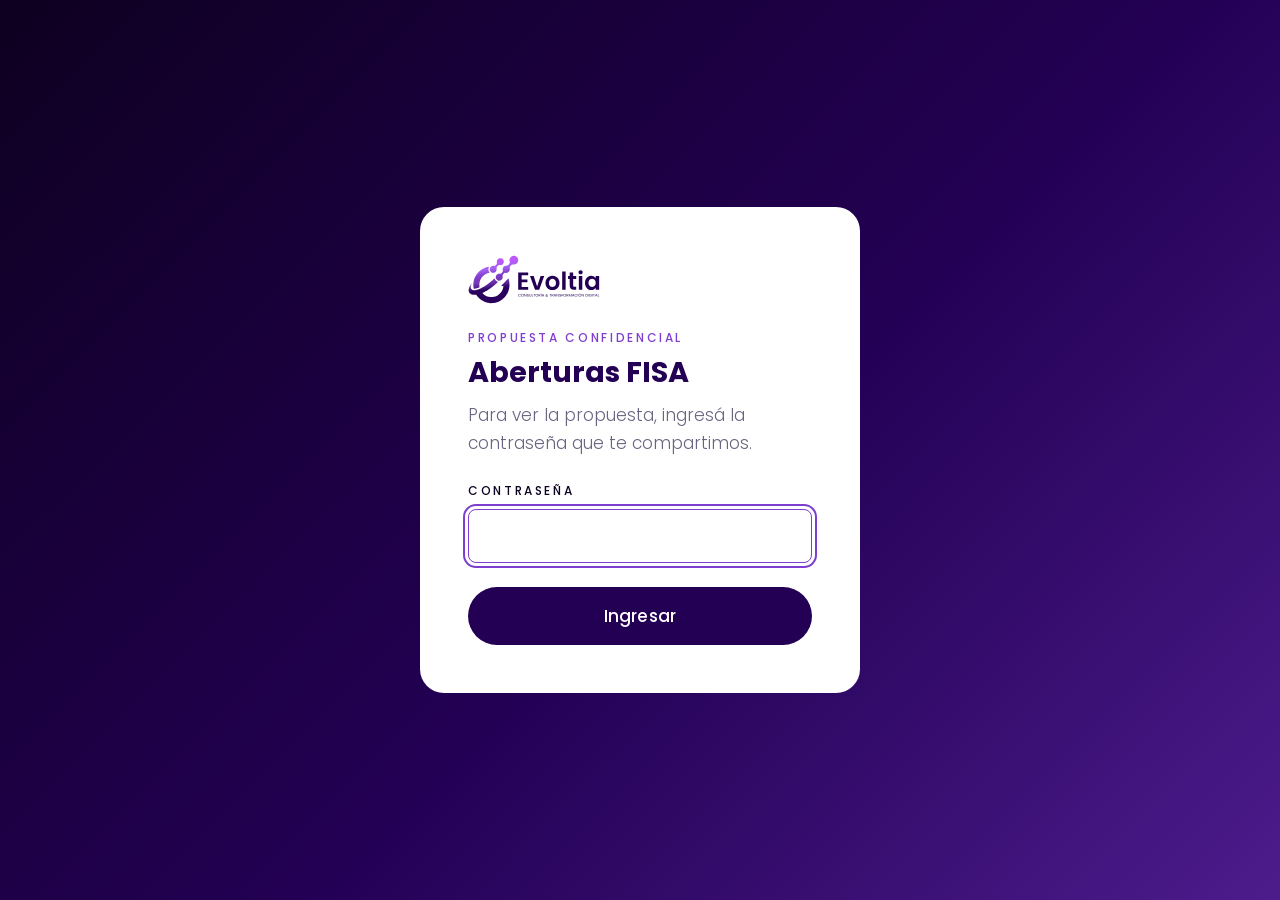
<file: site/casos/aberturas-fisa/index.html>
<!doctype html>
<html lang="es-AR">
<head>
<meta charset="utf-8">
<meta name="viewport" content="width=device-width, initial-scale=1">
<title>Propuesta para Aberturas FISA | Evoltia</title>
<meta name="robots" content="noindex, nofollow">
<!-- Acceso con contraseña. El sitio es estático y sin servidor, así que esto es
     una pantalla que tapa la página, no una protección real: el contenido sigue
     en el código fuente y en el repositorio público. Antes de pintar se marca
     <html> como bloqueado, salvo que la contraseña ya se haya ingresado en esta
     sesión del navegador. El formulario está al inicio de <body>. -->
<script>
  (function () {
    var abierto = false;
    try { abierto = sessionStorage.getItem('fisa-acceso') === '1'; } catch (e) {}
    if (!abierto) document.documentElement.classList.add('bloqueado');
  })();
</script>
<meta name="description" content="Propuesta de consultoría de Evoltia para Aberturas FISA: lo que entendimos del negocio, la arquitectura destino, el alcance por fases y las soluciones preseleccionadas.">
<link rel="icon" href="../../assets/img/isotipo-color.png" sizes="297x281">
<link rel="icon" href="../../assets/img/isotipo-principal.svg" type="image/svg+xml">

<meta property="og:type" content="article">
<meta property="og:locale" content="es_AR">
<meta property="og:site_name" content="Evoltia">
<meta property="og:title" content="Propuesta para Aberturas FISA | Evoltia">
<meta property="og:description" content="Ordenar la operación antes de escalar la venta.">
<meta name="twitter:card" content="summary_large_image">
<meta name="theme-color" content="#230054">

<link rel="preconnect" href="https://fonts.googleapis.com">
<link rel="preconnect" href="https://fonts.gstatic.com" crossorigin>
<!-- GitHub Pages sirve los assets con Cache-Control: max-age=600 y no permite
     cambiar cabeceras, por eso styles.css y main.js llevan ?v=. El numero no se
     mantiene a mano: el workflow de despliegue lo reemplaza por el hash del
     contenido de ambos archivos, de modo que cambia solo cuando cambian ellos y
     queda igual en las tres paginas. En local el valor da lo mismo. -->
<link rel="stylesheet" href="https://fonts.googleapis.com/css2?family=Poppins:wght@300;400;500;700&display=swap">
<link rel="stylesheet" href="../../assets/styles.css?v=28">

<script type="application/ld+json">
{
  "@context": "https://schema.org",
  "@type": "BreadcrumbList",
  "itemListElement": [
    { "@type": "ListItem", "position": 1, "name": "Inicio", "item": "https://evoltia.com/" },
    { "@type": "ListItem", "position": 2, "name": "Casos", "item": "https://evoltia.com/casos/" },
    { "@type": "ListItem", "position": 3, "name": "Aberturas FISA" }
  ]
}
</script>
<!-- El JSON-LD de tipo Article se agrega cuando el contenido del caso sea el definitivo. -->
</head>

<body>
<div class="candado" id="candado">
  <form class="form candado__form" id="candado-form" novalidate>
    <img class="candado__logo" src="../../assets/img/evoltia-principal.svg" width="789" height="290" alt="Evoltia">
    <div>
      <p class="candado__etiqueta">Propuesta confidencial</p>
      <h1 class="candado__titulo">Aberturas FISA</h1>
      <p class="candado__texto">Para ver la propuesta, ingresá la contraseña que te compartimos.</p>
    </div>
    <div class="campo">
      <label for="candado-clave">Contraseña</label>
      <input id="candado-clave" name="clave" type="password" autocomplete="current-password" required aria-describedby="candado-error">
      <p class="campo__error" id="candado-error" role="alert"></p>
    </div>
    <button class="btn btn--primario-claro btn--bloque" type="submit">Ingresar</button>
  </form>
</div>

<a class="saltar" href="#main">Saltar al contenido principal</a>

<!-- ================= NAV ================= -->
<header class="nav oscuro" id="nav" data-nav>
  <div class="wrap nav__inner">
    <a class="nav__logo" href="../../" aria-label="Evoltia — inicio">
      <img src="../../assets/img/evoltia-negativo.svg" width="789" height="290" alt="Evoltia, consultoría y transformación digital">
    </a>

    <nav class="nav__menu" aria-label="Principal">
      <ul class="nav__lista">
        <li><a class="nav__link" href="../../nosotros/">Nosotros</a></li>
        <li><a class="nav__link" href="../../#mvv">Valores</a></li>
        <li><a class="nav__link" href="../../#servicios">Qué hacemos</a></li>
        <li><a class="nav__link" href="../../#metodo">Cómo trabajamos</a></li>
        <li><a class="nav__link" href="../../#casos" aria-current="true">Clientes</a></li>
        <li><a class="nav__link" href="../../#faq">Preguntas</a></li>
      </ul>
    </nav>

    <a class="btn btn--primario nav__cta" href="../../#contacto" data-cta="nav">Contactanos</a>

    <button class="nav__toggle" type="button" data-menu-toggle aria-expanded="false" aria-controls="menu-movil">
      <span class="sr-only">Abrir menú</span>
      <svg width="22" height="22" viewBox="0 0 24 24" fill="none" stroke="currentColor" stroke-width="1.5" stroke-linecap="round" aria-hidden="true"><path d="M3 6h18M3 12h18M3 18h18"/></svg>
    </button>
  </div>
</header>

<div class="menu-movil" id="menu-movil" hidden>
  <div class="menu-movil__top">
    <img src="../../assets/img/evoltia-negativo.svg" width="789" height="290" alt="" style="width:148px">
    <button class="nav__toggle" type="button" data-menu-close>
      <span class="sr-only">Cerrar menú</span>
      <svg width="22" height="22" viewBox="0 0 24 24" fill="none" stroke="currentColor" stroke-width="1.5" stroke-linecap="round" aria-hidden="true"><path d="M18 6 6 18M6 6l12 12"/></svg>
    </button>
  </div>
  <nav aria-label="Principal, móvil">
    <ul class="menu-movil__lista">
      <li><a href="../../nosotros/">Nosotros</a></li>
      <li><a href="../../#mvv">Valores</a></li>
      <li><a href="../../#servicios">Qué hacemos</a></li>
      <li><a href="../../#metodo">Cómo trabajamos</a></li>
      <li><a href="../../#casos" aria-current="true">Clientes</a></li>
      <li><a href="../../#faq">Preguntas</a></li>
    </ul>
  </nav>
  <a class="btn btn--primario btn--bloque" href="../../#contacto" data-cta="menu-movil">Contactanos</a>
</div>

<main id="main">

  <!-- ================= CABECERA DEL CASO ================= -->
  <section class="cabecera-interior oscuro" aria-labelledby="caso-t">
    <div class="wrap">
      <nav class="migas" aria-label="Migas de pan">
        <ol>
          <li><a href="../../">Inicio</a></li>
          <li><a href="../../#casos">Casos</a></li>
          <li aria-current="page">Aberturas FISA</li>
        </ol>
      </nav>

      <p class="etiqueta">Propuesta de consultoría</p>
      <h1 class="titular" id="caso-t" style="color:var(--blanco)">Ordenar la operación antes de escalar la venta</h1>
      <p class="bajada" style="margin-top:var(--sp-5)">
        Nos pidieron vender más. Lo que encontramos en el relevamiento fue que la operación
        todavía no puede acompañar ese crecimiento. Por eso proponemos ordenarla primero: para
        que puedan sumar pedidos y abrir la venta online sin estirar los plazos, y para que la
        empresa siga funcionando cuando cambie la conducción. Acá está lo que entendimos de
        ustedes, a dónde proponemos llegar y cómo lo haríamos.
      </p>
    </div>
  </section>

  <!-- ================= FICHA ================= -->
  <section class="seccion--corta ficha" aria-label="Ficha del caso">
    <div class="wrap">
      <div class="ficha__marca">
        <img src="../../assets/img/clientes/aberturas-fisa.png" width="420" height="133" alt="Aberturas FISA">
      </div>
      <dl class="ficha__datos">
        <div><dt>Preparada para</dt><dd>Los socios de Aberturas FISA</dd></div>
        <div><dt>Alcance</dt><dd>Relevamiento, diagnóstico y digitalización de procesos</dd></div>
      </dl>
    </div>
  </section>

  <!-- ================= PESTAÑAS DEL CASO =================
       Los botones filtran qué parte del caso se muestra. "Punto de partida"
       es la vista por defecto. Cada pestaña se refleja en la URL (#partida,
       #propuesta) para que se pueda compartir un enlace directo. -->
  <div class="caso-pestanas" data-caso-pestanas>
    <div class="pestanas">
      <div class="wrap">
        <div class="pestanas__lista" role="tablist" aria-label="Secciones de la propuesta">
          <button class="pestana" role="tab" type="button" id="tab-partida" aria-controls="partida" aria-selected="true">
            <span class="pestana__num" aria-hidden="true">01</span>Punto de partida
          </button>
          <button class="pestana" role="tab" type="button" id="tab-operacion" aria-controls="operacion" aria-selected="false" tabindex="-1">
            <span class="pestana__num" aria-hidden="true">02</span>Su operación hoy
          </button>
          <button class="pestana" role="tab" type="button" id="tab-destino" aria-controls="destino" aria-selected="false" tabindex="-1">
            <span class="pestana__num" aria-hidden="true">03</span>A dónde van
          </button>
          <button class="pestana" role="tab" type="button" id="tab-propuesta" aria-controls="propuesta" aria-selected="false" tabindex="-1">
            <span class="pestana__num" aria-hidden="true">04</span>La propuesta
          </button>
          <button class="pestana" role="tab" type="button" id="tab-herramienta" aria-controls="herramienta" aria-selected="false" tabindex="-1">
            <span class="pestana__num" aria-hidden="true">05</span>La solución
          </button>
          <button class="pestana" role="tab" type="button" id="tab-ia" aria-controls="ia" aria-selected="false" tabindex="-1">
            <span class="pestana__num" aria-hidden="true">06</span>Innovación con IA
          </button>
        </div>
      </div>
    </div>

    <!-- ================= 01 · PUNTO DE PARTIDA =================
         Fuente: caso de negocio y relevamiento organizacional. -->
    <section class="panel-caso" id="partida" role="tabpanel" aria-labelledby="tab-partida" tabindex="0">

      <div class="seccion" id="quien-es">
        <div class="wrap">
          <div class="dos-columnas">
            <div>
              <p class="etiqueta">Quiénes son</p>
              <h2 class="titular">Presentación del caso</h2>
              <div class="articulo" style="margin-top:var(--sp-6)">
                <p>
                  Diez años en el rubro. Fabrican, venden e instalan aberturas de aluminio a medida, y suman puertas,
                  cortinas y revestimientos de reventa. Tienen un showroom y una fábrica en Villa
                  Bosch, a dos cuadras uno de otro.
                </p>
                <p>
                  Son seis personas: dos socios, un encargado general, una persona en el local y dos
                  operarios. El encargado sostiene casi todo lo que pasa entre la venta y la entrega:
                  compras, proveedores, planificación e instrucciones de fabricación.
                </p>
              </div>
            </div>

            <ul class="datos" aria-label="Datos rápidos">
              <li><span class="datos__valor">10</span><span class="datos__rotulo">años de actividad</span></li>
              <li><span class="datos__valor">6</span><span class="datos__rotulo">personas en el equipo</span></li>
              <li><span class="datos__valor">2</span><span class="datos__rotulo">cuadras entre local y fábrica</span></li>
              <li><span class="datos__valor">15</span><span class="datos__rotulo">días de plazo promedio de entrega</span></li>
            </ul>
          </div>


          <h3 class="subtitulo" style="margin-top:var(--sp-9);color:var(--nucleo)">Estructura y presencia</h3>
          <div class="organigrama" role="group" aria-label="Organigrama: los socios, el encargado general y, debajo, el área comercial y la fábrica">
            <div class="organigrama__nivel">
              <div class="organigrama__caja">
                <p class="organigrama__cab">Socios propietarios <span class="chip">2 personas</span></p>
                <p>Dirección general, en transición: uno de ellos prevé retirarse de a poco.</p>
              </div>
            </div>
            <div class="organigrama__nivel">
              <div class="organigrama__caja organigrama__caja--clave">
                <p class="organigrama__cab">Encargado general <span class="chip">1 persona</span></p>
                <p>Coordina compras, proveedores, producción y las instrucciones de fabricación.</p>
              </div>
            </div>
            <div class="organigrama__nivel organigrama__nivel--dos">
              <div class="organigrama__caja">
                <p class="organigrama__cab">Área comercial · local <span class="chip">1 persona</span></p>
                <p>Presupuestos y atención en el local y en las redes.</p>
              </div>
              <div class="organigrama__caja">
                <p class="organigrama__cab">Producción · fábrica <span class="chip">2 operarios</span></p>
                <p>Corte, armado a medida y despacho.</p>
              </div>
            </div>
          </div>
        </div>
      </div>

      <div class="seccion oscuro" id="identidad">
        <div class="wrap">
          <p class="etiqueta">Misión y visión</p>
          <h2 class="titular" style="color:var(--blanco)">Identidad organizacional</h2>
          <p class="bajada" style="margin-top:var(--sp-5)">
            La misión y la visión nos las compartieron ustedes, y son el punto de partida de esta
            propuesta.
          </p>

          <div class="grid grid--2" style="margin-top:var(--sp-8)">
            <div class="destacado">
              <p class="destacado__rotulo">Misión</p>
              <p>Diseñar, fabricar y comercializar aberturas de aluminio a medida y soluciones complementarias para la construcción, brindando un asesoramiento integral, cumplimiento en los tiempos de entrega y un servicio de instalación de alta calidad que garantice el confort, la seguridad y la durabilidad en los espacios de sus clientes.</p>
            </div>
            <div class="destacado">
              <p class="destacado__rotulo">Visión</p>
              <p>Consolidar y hacer crecer el negocio, optimizando sus procesos y ampliando sus canales comerciales mediante herramientas digitales, ofreciendo asesoramiento personalizado para garantizar confort y seguridad en cada proyecto.</p>
            </div>
          </div>

          <div class="valores-fila">
            <p class="destacado__rotulo">Sus valores</p>
            <div class="chips">
              <span class="chip">Calidad y precisión técnica</span>
              <span class="chip">Cumplimiento con el cliente</span>
              <span class="chip">Flexibilidad operativa</span>
              <span class="chip">Confiabilidad</span>
            </div>
            <p class="nota nota--clara" style="margin-top:var(--sp-4)">
              Se ven en el oficio. Lo que todavía no los acompaña es la forma de organizarse: hoy
              pesa más la confianza personal que los procesos.
            </p>
          </div>
        </div>
      </div>

      <div class="seccion" id="cadena-valor">
        <div class="wrap">
          <p class="etiqueta">Cómo generan valor</p>
          <h2 class="titular">Cadena de valor</h2>
          <p class="bajada" style="margin-top:var(--sp-5)">
            Del aluminio a la obra, en cinco pasos. Así recorre un pedido la empresa.
          </p>

          <ol class="cadena-valor cadena-valor--cinco" aria-label="Cadena de valor">
            <li><b>Compras</b>Aluminio, vidrio y accesorios, con un proveedor habitual y uno de urgencia</li>
            <li><b>Planificación</b>El sistema calcula los cortes y arma la planilla de cada pedido</li>
            <li><b>Fabricación</b>Corte, armado y montaje de vidrios, con las indicaciones del encargado</li>
            <li><b>Entrega</b>Camioneta propia o flete, a la obra o al domicilio</li>
            <li><b>Venta y postventa</b>Showroom, presupuestos, instalación y garantías</li>
          </ol>
        </div>
      </div>

      <div class="seccion" id="sector">
        <div class="wrap">
          <p class="etiqueta">El mercado</p>
          <h2 class="titular">Contexto competitivo y modelos de negocio del sector</h2>
          <p class="bajada" style="margin-top:var(--sp-5)">
            Ocupan el lugar más valioso del sector, y el más exigente. En las aberturas de aluminio conviven tres formas de competir. Ustedes están en el
            medio: más servicio que un taller y más flexibilidad que una gran distribuidora.
          </p>

          <ol class="espectro" aria-label="Modelos de negocio del sector">
            <li class="espectro__punto">
              <h3>Taller artesanal</h3>
              <p>Precio bajo y cercanía, sin showroom ni procesos estandarizados.</p>
            </li>
            <li class="espectro__punto espectro__punto--propio">
              <span class="espectro__marca">Ustedes</span>
              <h3>Fabricante integral</h3>
              <p>Showroom, asesoramiento, fabricación a medida e instalación, para particulares y constructoras.</p>
            </li>
            <li class="espectro__punto">
              <h3>Distribuidor industrial</h3>
              <p>Volumen y escala para grandes obras, con poca personalización.</p>
            </li>
          </ol>
          <div class="espectro__eje" aria-hidden="true"><span>Más personalización</span><span>Más volumen</span></div>

          <h3 class="subtitulo" style="margin-top:var(--sp-10);color:var(--nucleo)">Dos tipos de cliente</h3>
          <div class="grid grid--2" style="margin-top:var(--sp-5)">
            <article class="tarjeta">
              <span class="tarjeta__nodo" aria-hidden="true"></span>
              <h3>Particulares y profesionales</h3>
              <p>Dueños que construyen o reforman, arquitectos y directores de obra. Valoran el asesoramiento en el showroom y el servicio completo: medir, fabricar e instalar, en el plazo acordado.</p>
            </article>
            <article class="tarjeta">
              <span class="tarjeta__nodo" aria-hidden="true"></span>
              <h3>Constructoras y desarrolladores</h3>
              <p>Edificios y barrios cerrados. Compran por volumen, piden precio, estandarización y entregas por etapas, y pagan a plazo o con acopio de material.</p>
            </article>
          </div>

          <h3 class="subtitulo" style="margin-top:var(--sp-10);color:var(--nucleo)">Brechas frente al mercado</h3>
          <p class="nota" style="margin-top:var(--sp-3)">
            Lo que ya hacen los referentes del sector y ustedes todavía no. Son oportunidades
            comerciales: muestran dónde podrían diferenciarse.
          </p>
          <div class="comparativa" role="table" aria-label="Referentes del sector frente a Aberturas FISA">
            <div class="comparativa__cabecera" role="row">
              <span role="columnheader">Tema</span>
              <span role="columnheader">Hoy en Aberturas FISA</span>
              <span role="columnheader">Lo que hacen los referentes</span>
            </div>
            <div class="comparativa__fila" role="row">
              <span class="comparativa__dim" role="rowheader">Presupuestos</span>
              <span role="cell">A mano, y dependen de que el encargado tenga tiempo</span>
              <span class="comparativa__destino" role="cell">El cliente o el arquitecto carga medidas y recibe un presupuesto en minutos</span>
            </div>
            <div class="comparativa__fila" role="row">
              <span class="comparativa__dim" role="rowheader">Garantía y postventa</span>
              <span role="cell">Informales, se resuelven cuando hay un reclamo</span>
              <span class="comparativa__destino" role="cell">Garantías escritas y mantenimiento programado, que fidelizan a arquitectos y constructoras</span>
            </div>
            <div class="comparativa__fila" role="row">
              <span class="comparativa__dim" role="rowheader">Presencia digital</span>
              <span role="cell">Instagram sin catálogo y una web inactiva</span>
              <span class="comparativa__destino" role="cell">Catálogo online, showroom virtual y reputación cuidada en Google</span>
            </div>
            <div class="comparativa__fila" role="row">
              <span class="comparativa__dim" role="rowheader">Oferta</span>
              <span role="cell">Líneas tradicionales de aluminio</span>
              <span class="comparativa__destino" role="cell">Foco en eficiencia energética, la demanda que más crece, mientras el PVC compite en la gama alta</span>
            </div>
          </div>

          <div class="aviso">
            <p class="aviso__rotulo">No confundir con las brechas internas</p>
            <p>
              Estas brechas miran hacia afuera. Las que hay que cerrar para que la operación
              acompañe el crecimiento miran hacia adentro y las detallamos en
              <a class="enlace" href="#brechas">A dónde van</a>.
            </p>
          </div>
        </div>
      </div>

      <div class="seccion oscuro" id="problematicas">
        <div class="wrap">
          <p class="etiqueta">Diagnóstico</p>
          <h2 class="titular" style="color:var(--blanco)">Problemática actual y oportunidades</h2>
          <p class="bajada" style="margin-top:var(--sp-5)">
            Quieren vender más, pero la operación todavía no lo aguanta. Ustedes ven la oportunidad del lado comercial: vender online y por más canales. Pero
            hoy cada pedido pasa por la misma persona y por un papel. Si las ventas crecieran de
            golpe —por una buena campaña online, por ofrecer garantías que llamen la atención o
            por sumar líneas térmicamente eficientes—, la fábrica no podría responder sin estirar
            los plazos o resentir la calidad.
          </p>
          <p class="bajada" style="margin-top:var(--sp-4)">
            El sistema de cálculo arma cada pedido, pero de ahí en adelante todo vuelve al papel y
            a la memoria de una persona. Más abajo detallamos dónde se traba.
          </p>
          <p class="bajada" style="margin-top:var(--sp-4)">
            La empresa tiene fortalezas reales: el oficio, el conocimiento del producto, la
            capacidad de adaptar cada pedido, proveedores alternativos y una estructura chica que
            decide rápido. Lo que falta es un nuevo modelo de gestión: todo el saber crítico
            recae en una persona, y eso es un riesgo alto para la continuidad del negocio.
          </p>
          <p class="bajada" style="margin-top:var(--sp-4)">
            Por eso creemos que la oportunidad de mayor impacto no es vender más ahora, sino
            ordenar y documentar la operación primero, para aprovechar después cualquier
            estrategia comercial sin quedarse en el camino.
          </p>

          <div class="cuello" role="img" aria-label="Los pedidos entran por varios canales, pasan todos por el encargado y recién después llegan a la fábrica">
            <div class="cuello__tramo">
              <p class="cuello__rotulo">Entran los pedidos</p>
              <div class="chips"><span class="chip">Mostrador</span><span class="chip">WhatsApp</span><span class="chip">Instagram</span><span class="chip">Constructoras</span></div>
            </div>
            <div class="cuello__tramo cuello__tramo--angosto">
              <p class="cuello__rotulo">Todo pasa por acá</p>
              <p class="cuello__valor">Una persona y un papel</p>
            </div>
            <div class="cuello__tramo">
              <p class="cuello__rotulo">Sale la producción</p>
              <p class="cuello__valor">2 operarios · 15 días</p>
            </div>
          </div>

          <div class="grid grid--3" style="margin-top:var(--sp-8)">
            <article class="tarjeta tarjeta--oscura">
              <span class="tarjeta__nodo" aria-hidden="true"></span>
              <h3>La orden viaja en papel</h3>
              <p>Se imprime en el local y alguien la lleva caminando a la fábrica.</p>
            </article>
            <article class="tarjeta tarjeta--oscura">
              <span class="tarjeta__nodo" aria-hidden="true"></span>
              <h3>El stock se controla a ojo</h3>
              <p>No hay registro: se mira el depósito y se compra cuando falta.</p>
            </article>
            <article class="tarjeta tarjeta--oscura">
              <span class="tarjeta__nodo" aria-hidden="true"></span>
              <h3>Compras de urgencia</h3>
              <p>Tres de cada diez compras se hacen apuradas y al contado, más caras.</p>
            </article>
            <article class="tarjeta tarjeta--oscura">
              <span class="tarjeta__nodo" aria-hidden="true"></span>
              <h3>Todo pasa por una persona</h3>
              <p>Si el encargado falta, nadie más sabe cómo fabricar cada modelo.</p>
            </article>
            <article class="tarjeta tarjeta--oscura">
              <span class="tarjeta__nodo" aria-hidden="true"></span>
              <h3>Fábrica sin computadora ni internet</h3>
              <p>Cualquier herramienta digital necesita primero conectar el taller.</p>
            </article>
            <article class="tarjeta tarjeta--oscura">
              <span class="tarjeta__nodo" aria-hidden="true"></span>
              <h3>Un software de cálculo licenciado, pero no a nombre de la empresa</h3>
              <p>La licencia la entregó un distribuidor con el que ya no trabajan. La propuesta prevé comprar una licencia propia, a nombre de la empresa.</p>
            </article>
          </div>

          <h3 class="subtitulo" style="margin-top:var(--sp-10);color:var(--blanco)">Diagnóstico de madurez organizacional (CMM)</h3>
          <p class="nota nota--clara" style="margin-top:var(--sp-4)">
            Usamos el modelo de madurez CMM, el más difundido: una escala de cinco niveles que
            muestra qué tan ordenados, repetibles y medidos están los procesos. Ubicamos cada parte
            de la empresa según lo que vimos en el relevamiento.
          </p>
          <div class="madurez" role="img" aria-label="Escala de madurez de 1 a 5. Nivel 1, informal: las cosas salen por el esfuerzo de las personas. Nivel 2, repetible: algunas prácticas se repiten. Nivel 3, ordenada y con sistemas: los procesos están documentados. Nivel 4, medida: los procesos se miden con indicadores. Nivel 5, optimizada: los procesos se mejoran todo el tiempo. La fábrica está en el nivel 1, lo comercial y administrativo en el nivel 2, y la meta al cierre de la primera fase es el nivel 3.">
            <ol class="madurez__escala" aria-hidden="true">
              <li data-nivel="1"><b>1</b>Informal<small class="madurez__desc">Las cosas salen por el esfuerzo de las personas.</small><span class="madurez__marca">Fábrica</span></li>
              <li data-nivel="2"><b>2</b>Repetible<small class="madurez__desc">Algunas prácticas se repiten.</small><span class="madurez__marca">Local y administración</span></li>
              <li data-nivel="3"><b>3</b>Ordenada y con sistemas<small class="madurez__desc">Los procesos están documentados.</small><span class="madurez__marca madurez__marca--meta">Meta a 9 meses</span></li>
              <li data-nivel="4"><b>4</b>Medida<small class="madurez__desc">Los procesos se miden con indicadores.</small></li>
              <li data-nivel="5"><b>5</b>Optimizada<small class="madurez__desc">Los procesos se mejoran todo el tiempo.</small></li>
            </ol>
          </div>
          <p class="nota nota--clara">
            La fábrica funciona por oficio y de memoria. Lo comercial y lo administrativo se
            repiten igual cada vez, pero no están conectados entre sí. Los socios coinciden con
            esta lectura.
          </p>

          <div class="destacado" style="margin-top:var(--sp-8)">
            <p class="destacado__rotulo">Por qué ahora</p>
            <p class="destacado__valor">Se viene un cambio de conducción</p>
            <p>Partimos de que uno de los socios se va a retirar de a poco y dejar más responsabilidad en manos del encargado. Para que ese traspaso funcione, lo que hoy está en la cabeza de una persona tiene que pasar a procesos escritos y a un sistema.</p>
          </div>
        </div>
      </div>

      <div class="seccion" id="modelo-gestion">
        <div class="wrap">
          <p class="etiqueta">La transformación interna</p>
          <h2 class="titular">Modelo de gestión</h2>
          <p class="bajada" style="margin-top:var(--sp-5)">
            Su visión es «consolidar y hacer crecer el negocio, optimizando sus procesos y ampliando
            sus canales comerciales». Hoy ese camino tiene un límite: la operación se sostiene en el
            encargado, justo cuando se viene un cambio de conducción. El nuevo modelo de gestión es
            la forma de llevar la visión a la práctica. No busca reemplazarlo, sino repartir lo que
            hoy concentra: que la coordinación, la fabricación y las decisiones funcionen aunque él
            no esté, y que pueda dedicarse a conducir el crecimiento.
          </p>

          <div class="modelo">
            <div class="modelo__actual">
              <p class="modelo__rotulo">Hoy · gestión centralizada</p>
              <article class="tarjeta modelo__hoy">
              <h3>El encargado concentra la operación diaria</h3>
              <ul class="modelo__lista">
                <li>Coordina ventas, compras y producción</li>
                <li>Elige proveedores y compra</li>
                <li>Planifica la producción</li>
                <li>Explica cómo se arma cada abertura</li>
                <li>No hay un nivel de gestión intermedio</li>
              </ul>
              </article>
            </div>

            <span class="modelo__flecha" aria-hidden="true">→</span>

            <div class="modelo__destino">
              <p class="modelo__rotulo">Destino · lo que cambia</p>
              <div class="grid grid--2">
                <article class="tarjeta">
                  <span class="tarjeta__nodo" aria-hidden="true"></span>
                  <h3>Coordinación sin depender de una persona</h3>
                  <p>Para consolidar el negocio, la coordinación diaria de compras y producción se resuelve aunque el encargado no esté: la orden llega sin papel, el stock está al día y las compras se planifican por mínimos.</p>
                </article>
                <article class="tarjeta">
                  <span class="tarjeta__nodo" aria-hidden="true"></span>
                  <h3>Fabricación por cualquier operario</h3>
                  <p>Para optimizar los procesos, cualquier operario capacitado fabrica con fichas de armado por línea en la tablet del taller, que propone la IA y aprueba el encargado.</p>
                </article>
                <article class="tarjeta">
                  <span class="tarjeta__nodo" aria-hidden="true"></span>
                  <h3>Decisiones con datos</h3>
                  <p>Para hacer crecer el negocio, qué comprar, cuánto producir y qué priorizar se decide con un tablero que se actualiza solo y se revisa en reuniones periódicas de dirección.</p>
                </article>
                <article class="tarjeta">
                  <span class="tarjeta__nodo" aria-hidden="true"></span>
                  <h3>Dirección del negocio</h3>
                  <p>Para ampliar los canales comerciales, el encargado delega la ejecución diaria y dedica su tiempo a vender, atender a cada cliente y conducir el negocio.</p>
                </article>
              </div>
            </div>
          </div>
        </div>
      </div>

      <div class="seccion" id="objetivos">
        <div class="wrap">
          <p class="etiqueta">Lo que quieren lograr</p>
          <h2 class="titular">Objetivos</h2>
          <p class="bajada" style="margin-top:var(--sp-5)">
            Seis objetivos, ordenados en el tiempo. El <a class="enlace" href="#modelo-gestion">nuevo modelo de gestión</a> se traduce en
            seis objetivos con número y plazo, formulados a partir de lo que nos contaron. Siguen el
            orden de su visión: primero consolidar la operación y después crecer. Son los que van a decir
            si el cambio funciona.
          </p>

          <div class="horizontes horizontes--cuatro">
            <div class="horizonte">
              <header class="horizonte__cabecera">
                <span class="horizonte__plazo">6 meses</span>
                <h3>Conectar</h3>
              </header>
              <article class="objetivo">
                <h4>Que las órdenes lleguen a la fábrica sin papel</h4>
                <p class="objetivo__meta"><span>Hoy</span>todas en papel<span>Meta</span>90 % digitales</p>
              </article>
            </div>

            <div class="horizonte">
              <header class="horizonte__cabecera">
                <span class="horizonte__plazo">9 meses</span>
                <h3>Ordenar</h3>
              </header>
              <article class="objetivo">
                <h4>Saber qué hay en stock antes de comprar</h4>
                <p class="objetivo__meta"><span>Hoy</span>se controla a ojo<span>Meta</span>90 % de los pedidos verificados</p>
              </article>
              <article class="objetivo">
                <h4>Comprar con planificación, no de urgencia</h4>
                <p class="objetivo__meta"><span>Hoy</span>30 % de compras de urgencia<span>Meta</span>15 %</p>
              </article>
            </div>

            <div class="horizonte">
              <header class="horizonte__cabecera">
                <span class="horizonte__plazo">12 meses</span>
                <h3>Sostener</h3>
              </header>
              <article class="objetivo">
                <h4>Crecer sin estirar los plazos</h4>
                <p class="objetivo__meta"><span>Hoy</span>15 días de entrega<span>Meta</span>15 días con 30 % más de pedidos</p>
              </article>
            </div>

            <div class="horizonte">
              <header class="horizonte__cabecera">
                <span class="horizonte__plazo">18 meses</span>
                <h3>Crecer</h3>
              </header>
              <article class="objetivo">
                <h4>Que el saber de la fábrica quede escrito</h4>
                <p class="objetivo__meta"><span>Hoy</span>nada documentado<span>Meta</span>10 modelos documentados</p>
              </article>
              <article class="objetivo">
                <h4>Vender por canales digitales</h4>
                <p class="objetivo__meta"><span>Hoy</span>5 % de las ventas<span>Meta</span>15 %</p>
              </article>
            </div>
          </div>
          <div class="desplegables"><details class="desplegable"><summary>Objetivos, indicadores y metas</summary><div class="desplegable__cuerpo"><div class="tabla-scroll"><table class="tabla tabla--detalle"><thead><tr><th scope="col">Objetivo</th><th scope="col">Qué se busca</th><th scope="col">Indicador</th><th scope="col">Meta</th><th scope="col">Plazo</th><th scope="col">Hoy</th></tr></thead><tbody><tr><th scope="row"><b>1</b></th><td>Reemplazar el traslado de planillas en papel digitalizando el flujo de órdenes de fabricación del local a la fábrica.</td><td>Órdenes comunicadas digitalmente</td><td>Al menos 90 % de las órdenes sin papel (el margen cubre contingencias, como un corte de luz o de internet)</td><td>6 meses</td><td>No hay planillas digitales</td></tr><tr><th scope="row"><b>2</b></th><td>Implementar una gestión de stock que permita conocer la disponibilidad de materias primas antes de comprar.</td><td>Pedidos con stock verificado</td><td>Al menos 90 % de los pedidos consultan el stock registrado antes de comprar</td><td>9 meses</td><td>No hay verificación digital del stock</td></tr><tr><th scope="row"><b>3</b></th><td>Documentar y capacitar a los operarios en los procedimientos de corte y armado de las líneas principales.</td><td>Procesos de fabricación documentados</td><td>Al menos 10 procedimientos o modelos de uso frecuente</td><td>18 meses</td><td>No hay documentación de fabricación</td></tr><tr><th scope="row"><b>4</b></th><td>Reducir las compras reactivas planificando el abastecimiento a partir del stock.</td><td>Compras urgentes o no planificadas</td><td>Bajarlas al 15 %</td><td>9 meses</td><td>30 % de las compras son urgentes</td></tr><tr><th scope="row"><b>5</b></th><td>Preparar la capacidad operativa para crecer sin deteriorar los plazos de entrega.</td><td>Plazo promedio de entrega</td><td>Mantenerlo dentro de lo comprometido con un 30 % más de pedidos</td><td>12 meses</td><td>15 días de plazo promedio</td></tr><tr><th scope="row"><b>6</b></th><td>Desarrollar un canal comercial digital que amplíe el alcance más allá del local.</td><td>Ventas por canales digitales</td><td>Al menos 15 % de las ventas</td><td>18 meses</td><td>5 % de las ventas</td></tr></tbody></table></div></div></details><details class="desplegable"><summary>Historias de usuario y priorización</summary><div class="desplegable__cuerpo"><p>Cada necesidad está escrita desde quien la vive. La prioridad sigue el método MoSCoW: imprescindible, importante y deseable.</p><div class="tabla-scroll"><table class="tabla tabla--detalle"><thead><tr><th scope="col"></th><th scope="col">Quién</th><th scope="col">Qué necesita</th><th scope="col">Para qué</th><th scope="col">Prioridad</th></tr></thead><tbody><tr><th scope="row"><b>US-01</b></th><td>El encargado general</td><td>consultar y recibir digitalmente las órdenes de armado en la fábrica</td><td>evitar el traslado de papeles y tener la información donde se trabaja</td><td><span class="chip chip--alta">Imprescindible</span></td></tr><tr><th scope="row"><b>US-02</b></th><td>El encargado general</td><td>registrar y consultar el stock de materias primas</td><td>saber qué hay antes de comprar</td><td><span class="chip chip--alta">Imprescindible</span></td></tr><tr><th scope="row"><b>US-03</b></th><td>El encargado general</td><td>relacionar los materiales de cada pedido con el stock disponible</td><td>identificar faltantes y planificar el abastecimiento</td><td><span class="chip chip--alta">Imprescindible</span></td></tr><tr><th scope="row"><b>US-04</b></th><td>El encargado general</td><td>documentar las instrucciones y criterios de fabricación de cada línea</td><td>que los operarios no dependan solo de él</td><td><span class="chip chip--alta">Imprescindible</span></td></tr><tr><th scope="row"><b>US-05</b></th><td>Un operario</td><td>ver desde la fábrica las instrucciones y especificaciones de cada pedido</td><td>cortar y armar con información clara en el momento</td><td><span class="chip chip--media">Importante</span></td></tr><tr><th scope="row"><b>US-06</b></th><td>El encargado general</td><td>planificar las compras a partir del stock y de los pedidos pendientes</td><td>reducir compras de urgencia y viajes a proveedores</td><td><span class="chip chip--media">Importante</span></td></tr><tr><th scope="row"><b>US-07</b></th><td>Un cliente</td><td>consultar productos y opciones de aberturas por un canal digital</td><td>conocer la oferta sin ir al local</td><td><span class="chip chip--media">Importante</span></td></tr><tr><th scope="row"><b>US-08</b></th><td>Un cliente</td><td>pedir un presupuesto por un canal digital</td><td>empezar la compra de una abertura a medida sin ir al local</td><td><span class="chip chip--media">Importante</span></td></tr><tr><th scope="row"><b>US-09</b></th><td>El responsable comercial</td><td>ver indicadores de ventas, alcance comercial y facturación</td><td>decidir mejor</td><td><span class="chip">Deseable</span></td></tr><tr><th scope="row"><b>US-10</b></th><td>El encargado general</td><td>consultar el estado de cada pedido desde una sola herramienta</td><td>coordinar ventas, compras, producción y entrega</td><td><span class="chip">Deseable</span></td></tr></tbody></table></div></div></details></div>
        </div>
      </div>

      <!-- Cierre común de cada pestaña: acceso a la carpeta compartida del caso
           y paso a la pestaña anterior o siguiente. -->
      <div class="seccion--corta docs-caso">
        <div class="wrap docs-caso__inner">
          <div>
            <p class="etiqueta">Documentación asociada</p>
            <p class="docs-caso__texto">
              Los documentos completos —diagnóstico, cómo funcionan hoy, destino y brechas,
              alcance y soluciones del mercado, matriz de requisitos, comparación de costos,
              análisis de la propuesta e innovación con IA— están en una carpeta compartida de
              Google Drive.
            </p>
          </div>
          <a class="btn btn--secundario-claro" href="https://drive.google.com/drive/folders/1efyWxGFbtdM_4VKYXAYQighAmCfCRTvy?usp=sharing" target="_blank" rel="noopener" data-cta="documentacion-partida">
            Abrir la documentación
            <svg width="18" height="18" viewBox="0 0 24 24" fill="none" stroke="currentColor" stroke-width="1.75" stroke-linecap="round" stroke-linejoin="round" aria-hidden="true"><path d="M7 17 17 7M9 7h8v8"/></svg>
            <span class="sr-only">(se abre en una pestaña nueva)</span>
          </a>
        </div>
      </div>

      <nav class="panel-nav" aria-label="Recorrido de la propuesta">
        <div class="wrap panel-nav__inner">
          <a class="btn btn--primario-claro panel-nav__siguiente" href="#operacion" data-ir-pestana="operacion">
            <span><span class="sr-only">Siguiente: </span>Su operación hoy</span>
            <svg width="18" height="18" viewBox="0 0 24 24" fill="none" stroke="currentColor" stroke-width="1.75" stroke-linecap="round" stroke-linejoin="round" aria-hidden="true"><path d="M5 12h14M13 6l6 6-6 6"/></svg>
          </a>
        </div>
      </nav>
    </section>

    <!-- ================= 02 · SU OPERACIÓN HOY =================
         Fuente: arquitectura empresarial actual. -->
    <section class="panel-caso" id="operacion" role="tabpanel" aria-labelledby="tab-operacion" tabindex="0" hidden>

      <div class="seccion" id="arquitectura-actual">
        <div class="wrap">
          <p class="bajada" style="margin-bottom:var(--sp-10)">
            Para entender cómo funciona hoy la empresa usamos la arquitectura empresarial: una
            mirada que la ordena en cuatro capas, que son los procesos, los datos, las aplicaciones
            y la tecnología. Conocer bien el punto de partida es lo que permite definir a dónde ir.
          </p>
          <div class="dos-columnas">
            <div>
              <p class="etiqueta">Cómo funcionan hoy</p>
              <h2 class="titular">Mapa de procesos</h2>
              <div class="articulo" style="margin-top:var(--sp-6)">
                <p>
                  Identificamos doce procesos, desde la dirección hasta la postventa. Ninguno está
                  escrito: se fueron armando sobre la marcha, y funcionan porque las personas los
                  conocen.
                </p>
                <p>
                  Las decisiones —qué comprar, cuánto producir, qué pedido va primero— se toman por
                  experiencia, sin números que las respalden.
                </p>
              </div>
            </div>

            <ul class="datos" aria-label="Datos de la operación actual">
              <li><span class="datos__valor">12</span><span class="datos__rotulo">procesos, ninguno escrito</span></li>
              <li><span class="datos__valor">7</span><span class="datos__rotulo">con alguna herramienta, casi siempre a medias</span></li>
              <li><span class="datos__valor">7</span><span class="datos__rotulo">lugares donde vive la información</span></li>
              <li><span class="datos__valor">0</span><span class="datos__rotulo">copias de resguardo</span></li>
            </ul>
          </div>

          <div class="mapa mapa--iso" role="group" aria-label="Mapa de procesos actual: dos estratégicos, seis operativos y cuatro de apoyo, entre lo que pide el cliente y su satisfacción">
            <p class="mapa__lado mapa__lado--inicio">Lo que pide el cliente</p>
            <div class="mapa__banda">
              <h3 class="mapa__rotulo">Estratégicos</h3>
              <ul class="mapa__items"><li><b>Dirección general</b><span>Encargado y socios, en forma informal</span></li><li><b>Toma de decisiones</b><span>Por experiencia, sin indicadores</span></li></ul>
            </div>
            <div class="mapa__banda mapa__banda--operativa">
              <h3 class="mapa__rotulo">Operativos · de la venta a la entrega</h3>
              <ol class="mapa__items mapa__items--flujo"><li><b>Comercialización y ventas</b><span>Showroom y redes sociales</span></li><li><b>Abastecimiento y compras</b><span>Proveedor habitual o alternativo</span></li><li><b>Recepción y almacenamiento</b><span>Control a la vista, sin sistema</span></li><li><b>Fabricación</b><span>Hoja de corte y saber de palabra</span></li><li><b>Logística de salida</b><span>Flete propio o tercerizado</span></li><li><b>Servicio postventa</b><span>Instalación, garantías y reclamos</span></li></ol>
            </div>
            <div class="mapa__banda">
              <h3 class="mapa__rotulo">De apoyo</h3>
              <ul class="mapa__items"><li><b>Administración y finanzas</b><span>Cuaderno, Excel y facturas en ARCA</span></li><li><b>Gestión de stock</b><span>Manual, sin integrar</span></li><li><b>Gestión del conocimiento</b><span>De palabra, concentrado en el encargado</span></li><li><b>Infraestructura y TI</b><span>Sin computadora ni internet en la fábrica</span></li></ul>
            </div>
            <p class="mapa__lado mapa__lado--fin">Cliente satisfecho</p>
          </div>
        </div>
      </div>

      <div class="seccion" id="cuatro-capas">
        <div class="wrap">
          <p class="etiqueta">La foto completa</p>
          <h2 class="titular">Arquitectura empresarial actual</h2>
          <p class="bajada" style="margin-top:var(--sp-5)">
            Los procesos, las aplicaciones, los datos y los equipos, de un vistazo. Cada capa se
            apoya en la de abajo, y hoy ninguna está conectada con las otras.
          </p>
          <div class="foto" role="group" aria-label="Arquitectura empresarial actual en cuatro capas">
            <section class="foto__capa" aria-labelledby="foto-negocio">
              <h3 class="foto__titulo" id="foto-negocio">Arquitectura de negocio</h3>
              <div class="foto__negocio">
                <div class="foto__columna">
                  <p class="foto__columna-rotulo">Procesos estratégicos</p>
                  <div class="foto__grupo foto__grupo--alto">
                    <ul class="foto__items foto__items--uno">
                      <li class="foto__item"><b>Dirección general</b><span>Socios y encargado (informal)</span></li>
                      <li class="foto__item"><b>Toma de decisiones</b><span>Por experiencia e intuición, sin KPIs</span></li>
                    </ul>
                  </div>
                </div>
                <div class="foto__columna foto__columna--operativa">
                  <p class="foto__columna-rotulo">Procesos operativos</p>
                  <div class="foto__grupo foto__grupo--alto">
                    <ul class="foto__items foto__items--dos">
                      <li class="foto__item"><b>Comercialización y ventas</b><span>Showroom Villa Bosch y redes, sin registro</span></li>
                      <li class="foto__item"><b>Abastecimiento y compras</b><span>Reactivo por pedido (30&nbsp;% urgencias)</span></li>
                      <li class="foto__item"><b>Recepción y almacenamiento</b><span>Control visual sin sistema</span></li>
                      <li class="foto__item"><b>Fabricación</b><span>Hoja de corte impresa en papel e indicaciones verbales del encargado</span></li>
                      <li class="foto__item"><b>Logística de salida</b><span>Camioneta o flete</span></li>
                      <li class="foto__item"><b>Servicio postventa</b><span>Reclamos por WhatsApp</span></li>
                    </ul>
                  </div>
                </div>
                <div class="foto__columna">
                  <p class="foto__columna-rotulo">Procesos de apoyo</p>
                  <div class="foto__grupo foto__grupo--alto">
                    <ul class="foto__items foto__items--dos">
                      <li class="foto__item foto__item--ancho"><b>Administración y finanzas</b><span>Cuaderno manual de ingresos y egresos, y planilla Excel para el estudio contable</span></li>
                      <li class="foto__item"><b>Gestión de stock</b><span>Revisión visual a ojo</span></li>
                      <li class="foto__item"><b>Gestión del conocimiento</b><span>Oral en el encargado</span></li>
                      <li class="foto__item foto__item--ancho"><b>Infraestructura y TI</b><span>1 PC en local · Fábrica sin PC ni internet</span></li>
                    </ul>
                  </div>
                </div>
              </div>
            </section>

            <section class="foto__capa" aria-labelledby="foto-aplicaciones">
              <h3 class="foto__titulo" id="foto-aplicaciones">Arquitectura de aplicaciones</h3>
              <ul class="foto__apps">
                <li><b>Soft Alcemar OP 2.1</b> (cálculo y despiece)</li>
                <li><b>Microsoft Excel</b> (caja contable)</li>
                <li><b>WhatsApp</b> (consultas y presupuestos)</li>
                <li><b>Instagram</b> (presencia comercial)</li>
                <li><b>Sitio web de ARCA</b> (facturación manual)</li>
                <li class="foto__app--inactiva"><b>Facebook</b> (inactivo)</li>
                <li class="foto__app--inactiva"><b>Sitio web institucional</b> (inactivo)</li>
              </ul>
            </section>

            <section class="foto__capa" aria-labelledby="foto-datos">
              <h3 class="foto__titulo" id="foto-datos">Arquitectura de datos <span>(7 silos fragmentados)</span></h3>
              <div class="foto__flujo">
                <ul class="foto__items foto__items--uno foto__items--izq">
                  <li class="foto__item"><b>WhatsApp / Instagram</b><span>Consultas, medidas y presupuestos dispersos en chats sin trazabilidad.</span></li>
                  <li class="foto__item"><b>Agenda celular Android</b><span>Contactos de proveedores en el teléfono personal del encargado.</span></li>
                </ul>
                <span class="foto__flecha" aria-hidden="true">→</span>
                <div class="foto__grupo foto__grupo--aislado">
                  <h4>Repositorios aislados (sin integración ni backup)</h4>
                  <ul class="foto__items foto__items--dos">
                    <li class="foto__item"><b>BD Soft Alcemar OP 2.1</b><span>Pedidos, medidas y cortes en 1 PC</span></li>
                    <li class="foto__item"><b>Planillas en papel</b><span>Traslado físico a pie (2 cuadras)</span></li>
                    <li class="foto__item"><b>Stock físico en fábrica</b><span>Aluminio, vidrio y herrajes a simple vista</span></li>
                    <li class="foto__item"><b>Cuaderno + Excel</b><span>Registro manual de caja diaria</span></li>
                  </ul>
                </div>
                <span class="foto__flecha" aria-hidden="true">→</span>
                <ul class="foto__items foto__items--uno foto__items--izq">
                  <li class="foto__item foto__item--clave"><b>Estudio contable externo</b><span>Envío manual de planilla Excel para liquidación impositiva.</span><strong>Sin repositorios OLAP ni KPIs gerenciales.</strong></li>
                </ul>
              </div>
            </section>

            <section class="foto__capa" aria-labelledby="foto-tecnologia">
              <h3 class="foto__titulo" id="foto-tecnologia">Arquitectura tecnológica</h3>
              <ul class="foto__items foto__items--cuatro foto__items--izq">
                <li class="foto__item"><b>1 notebook en local</b><span>Windows 11 (5 años) · Punto único de falla</span></li>
                <li class="foto__item"><b>Smartphones personales</b><span>Android 17 · Atención WhatsApp / IG</span></li>
                <li class="foto__item"><b>Impresora en local</b><span>Crítica para emitir hojas de corte</span></li>
                <li class="foto__item"><b>Wi-Fi hogareño (personal)</b><span>Solo en local · Fábrica desconectada</span></li>
              </ul>
            </section>
          </div>
        </div>
      </div>

      <div class="seccion" id="proceso-gestion">
        <div class="wrap">
          <p class="etiqueta">El recorrido de un pedido</p>
          <h2 class="titular">Proceso de gestión de pedidos</h2>
          <p class="bajada" style="margin-top:var(--sp-5)">
            El pedido cruza dos cuadras en papel. Los tres pasos marcados son los puntos donde la información sale del sistema y pasa a
            depender de una persona.
          </p>

          <div class="carriles" role="group" aria-label="Recorrido de un pedido entre local y fábrica">
            <div class="carriles__carril">
              <h3 class="carriles__rotulo">Local</h3>
              <ol class="carriles__pasos">
                <li class="carriles__paso" style="--col:1"><span class="carriles__num">1</span>Presupuesto y cálculo de materiales en el sistema</li>
                <li class="carriles__paso carriles__paso--friccion" style="--col:2"><span class="carriles__num">2</span>Se imprime la planilla de armado<span class="carriles__marca">Papel</span></li>
                <li class="carriles__paso" style="--col:6"><span class="carriles__num">6</span>Entrega, instalación y postventa</li>
              </ol>
            </div>
            <div class="carriles__carril">
              <h3 class="carriles__rotulo">Fábrica</h3>
              <ol class="carriles__pasos" start="3">
                <li class="carriles__paso carriles__paso--friccion" style="--col:3"><span class="carriles__num">3</span>Se mira el stock a simple vista<span class="carriles__marca">Sin registro</span></li>
                <li class="carriles__paso carriles__paso--friccion" style="--col:4"><span class="carriles__num">4</span>El encargado explica cómo armar<span class="carriles__marca">Sin escribir</span></li>
                <li class="carriles__paso" style="--col:5"><span class="carriles__num">5</span>Corte, armado y control</li>
              </ol>
            </div>
          </div>
        </div>
      </div>

      <div class="seccion" id="aplicaciones">
        <div class="wrap">
          <div class="dos-columnas dos-columnas--centrada">
            <div>
              <p class="etiqueta">Qué herramientas usan</p>
              <h2 class="titular">Arquitectura de aplicaciones</h2>
              <div class="articulo" style="margin-top:var(--sp-6)">
                <p>
                  Siete de los doce procesos tienen alguna herramienta, casi siempre a medias. Usan siete aplicaciones —el sistema de cálculo, Excel, WhatsApp, Instagram, una
                  página de Facebook sin uso, una web inactiva y el sitio de ARCA para facturar—
                  elegidas por costo cero o por costumbre. Ninguna se conecta con otra.
                </p>
                <p>
                  Los dos procesos que más limitan el crecimiento casi no tienen apoyo: el stock solo
                  se estima con el sistema de cálculo y el saber técnico de la fábrica no tiene
                  ninguna herramienta.
                </p>
              </div>
            </div>

            <figure class="cobertura">
              <ul class="cobertura__grilla" aria-label="Procesos según la herramienta que los apoya">
                <li class="cobertura__celda cobertura__celda--con">Venta</li>
                <li class="cobertura__celda cobertura__celda--con">Compras</li>
                <li class="cobertura__celda cobertura__celda--con">Planificación</li>
                <li class="cobertura__celda cobertura__celda--con">Administración</li>
                <li class="cobertura__celda cobertura__celda--con">Entrega</li>
                <li class="cobertura__celda cobertura__celda--con">Postventa</li>
                <li class="cobertura__celda">Dirección</li>
                <li class="cobertura__celda">Decisiones</li>
                <li class="cobertura__celda">Recepción</li>
                <li class="cobertura__celda cobertura__celda--critica">Stock</li>
                <li class="cobertura__celda cobertura__celda--critica">Saber técnico</li>
                <li class="cobertura__celda">Equipos</li>
              </ul>
              <figcaption class="cobertura__leyenda">
                <span><i class="cobertura__muestra cobertura__muestra--con" aria-hidden="true"></i>Con alguna herramienta</span>
                <span><i class="cobertura__muestra" aria-hidden="true"></i>A mano, en papel o por WhatsApp</span>
                <span><i class="cobertura__muestra cobertura__muestra--critica" aria-hidden="true"></i>Críticos, con poco o ningún apoyo</span>
              </figcaption>
            </figure>
          </div>
          <div class="desplegables"><details class="desplegable"><summary>Matriz de procesos por aplicación</summary><div class="desplegable__cuerpo"><p><span class="celda celda--si" aria-hidden="true">✔</span> la aplicación apoya el proceso · <span class="celda celda--parcial" aria-hidden="true">P</span> lo apoya solo en parte o sin conectarse con el resto.</p><div class="tabla-scroll"><table class="tabla tabla--detalle tabla--matriz"><thead><tr><th scope="col">Proceso</th><th scope="col">Tipo</th><th scope="col">OP 2.1</th><th scope="col">Excel</th><th scope="col">WhatsApp</th><th scope="col">Instagram</th><th scope="col">Facebook</th><th scope="col">Sitio web</th><th scope="col">ARCA</th></tr></thead><tbody><tr><th scope="row">Dirección general</th><td>Estratégico</td><td></td><td></td><td></td><td></td><td></td><td></td><td></td></tr><tr><th scope="row">Toma de decisiones</th><td>Estratégico</td><td></td><td></td><td></td><td></td><td></td><td></td><td></td></tr><tr><th scope="row">Comercialización y ventas</th><td>Operativo</td><td><span class="celda celda--parcial" title="Parcial">P<span class="sr-only">arcial</span></span></td><td></td><td><span class="celda celda--si" title="Se mantiene">✔<span class="sr-only"> se mantiene</span></span></td><td><span class="celda celda--si" title="Se mantiene">✔<span class="sr-only"> se mantiene</span></span></td><td></td><td></td><td></td></tr><tr><th scope="row">Abastecimiento y compras</th><td>Operativo</td><td><span class="celda celda--parcial" title="Parcial">P<span class="sr-only">arcial</span></span></td><td></td><td><span class="celda celda--si" title="Se mantiene">✔<span class="sr-only"> se mantiene</span></span></td><td></td><td></td><td></td><td></td></tr><tr><th scope="row">Recepción y almacenamiento</th><td>Operativo</td><td></td><td></td><td></td><td></td><td></td><td></td><td></td></tr><tr><th scope="row">Planificación productiva</th><td>Operativo</td><td><span class="celda celda--si" title="Se mantiene">✔<span class="sr-only"> se mantiene</span></span></td><td></td><td></td><td></td><td></td><td></td><td></td></tr><tr><th scope="row">Logística de salida</th><td>Operativo</td><td></td><td></td><td><span class="celda celda--parcial" title="Parcial">P<span class="sr-only">arcial</span></span></td><td></td><td></td><td></td><td></td></tr><tr><th scope="row">Servicio postventa</th><td>Operativo</td><td></td><td></td><td><span class="celda celda--parcial" title="Parcial">P<span class="sr-only">arcial</span></span></td><td></td><td></td><td></td><td></td></tr><tr><th scope="row">Administración y finanzas</th><td>Apoyo</td><td></td><td><span class="celda celda--si" title="Se mantiene">✔<span class="sr-only"> se mantiene</span></span></td><td></td><td></td><td></td><td></td><td><span class="celda celda--si" title="Se mantiene">✔<span class="sr-only"> se mantiene</span></span></td></tr><tr><th scope="row">Gestión de stock</th><td>Apoyo</td><td><span class="celda celda--parcial" title="Parcial">P<span class="sr-only">arcial</span></span></td><td></td><td><span class="celda celda--parcial" title="Parcial">P<span class="sr-only">arcial</span></span></td><td></td><td></td><td></td><td></td></tr><tr><th scope="row">Gestión del conocimiento</th><td>Apoyo</td><td></td><td></td><td></td><td></td><td></td><td></td><td></td></tr><tr><th scope="row">Infraestructura y TI</th><td>Apoyo</td><td></td><td></td><td></td><td></td><td></td><td></td><td></td></tr></tbody></table></div></div></details><details class="desplegable"><summary>Inventario de aplicaciones</summary><div class="desplegable__cuerpo"><div class="tabla-scroll"><table class="tabla tabla--detalle"><thead><tr><th scope="col"></th><th scope="col">Aplicación</th><th scope="col">Qué es</th><th scope="col">Quién la usa</th><th scope="col">Licencia</th><th scope="col">Observaciones</th></tr></thead><tbody><tr><th scope="row"><b>APP-01</b></th><td>OP 2.1 (cálculo de materiales y planilla de armado)</td><td>Programa de escritorio, en la notebook del local</td><td>Empleada del local y encargado</td><td>Sin cargo; la entregó un proveedor de aluminio con el que ya no trabajan</td><td>Único sistema del negocio. Su salida se imprime y no se conecta con el stock</td></tr><tr><th scope="row"><b>APP-02</b></th><td>Microsoft Excel</td><td>Planilla de cálculo</td><td>Encargado, empleada y socios</td><td>Gratuita</td><td>Pasa el cuaderno de caja para el estudio contable</td></tr><tr><th scope="row"><b>APP-03</b></th><td>WhatsApp</td><td>Mensajería, en la notebook y en los celulares</td><td>Empleada y encargado</td><td>Gratuita</td><td>Consultas y envío de presupuestos; no queda registro</td></tr><tr><th scope="row"><b>APP-04</b></th><td>Instagram</td><td>Red social</td><td>Empleada del local</td><td>Gratuita</td><td>Presencia comercial y consultas; sin catálogo ni tienda</td></tr><tr><th scope="row"><b>APP-05</b></th><td>Facebook</td><td>Red social</td><td>Empleada del local</td><td>Gratuita</td><td>Sin uso actual</td></tr><tr><th scope="row"><b>APP-06</b></th><td>Sitio web institucional</td><td>Sitio publicado</td><td>—</td><td>—</td><td>Inactivo</td></tr><tr><th scope="row"><b>APP-07</b></th><td>Sitio web de ARCA</td><td>Servicio web del organismo</td><td>Empleada del local</td><td>Sin costo</td><td>Emite las facturas electrónicas; los datos se cargan a mano</td></tr></tbody></table></div></div></details></div>
        </div>
      </div>

      <div class="seccion" id="riesgos-hoy">
        <div class="wrap">
          <p class="etiqueta">Lo que está en juego</p>
          <h2 class="titular">Arquitectura de datos y tecnológica</h2>
          <p class="bajada" style="margin-top:var(--sp-5)">
            Siete lugares sin conexión y una sola notebook. Cada dato vive en un lugar distinto y lo que los une son las personas. Todo el
            equipamiento está en el local: la fábrica, a dos cuadras, no tiene computadora ni internet.
          </p>

          <div class="grid grid--3" style="margin-top:var(--sp-8)">
            <article class="tarjeta">
              <span class="tarjeta__nodo" aria-hidden="true"></span>
              <h3>No saben cuánto venden por cada canal</h3>
              <p>Ninguna consulta queda registrada, así que no se puede saber cuántas terminan en venta.</p>
            </article>
            <article class="tarjeta">
              <span class="tarjeta__nodo" aria-hidden="true"></span>
              <h3>Perder un celular es perder información</h3>
              <p>Sin copias de resguardo, un cuaderno o un teléfono perdido se lleva proveedores, cobros o pedidos.</p>
            </article>
            <article class="tarjeta">
              <span class="tarjeta__nodo" aria-hidden="true"></span>
              <h3>Se decide por intuición</h3>
              <p>No hay forma de ver márgenes, desperdicio ni rotación del stock: los números no existen juntos.</p>
            </article>
            <article class="tarjeta">
              <span class="tarjeta__nodo" aria-hidden="true"></span>
              <h3>Si la notebook se rompe, la empresa se frena</h3>
              <p>En la misma máquina se presupuesta, se calcula, se lleva la caja y se atiende WhatsApp. No hay equipo de respaldo ni copias.</p>
            </article>
            <article class="tarjeta">
              <span class="tarjeta__nodo" aria-hidden="true"></span>
              <h3>La impresora es una pieza crítica</h3>
              <p>Si se traba o se queda sin tinta, la fábrica deja de recibir órdenes, igual que si se cayera un sistema.</p>
            </article>
            <article class="tarjeta">
              <span class="tarjeta__nodo" aria-hidden="true"></span>
              <h3>Internet de casa para un negocio</h3>
              <p>Un plan hogareño, sin protección ni control de accesos. Un virus podría llevarse todo.</p>
            </article>
          </div>

          <div class="conclusion-parcial">
            <p class="conclusion-parcial__rotulo">Qué significa para el negocio</p>
            <p>
              Hoy todo funciona porque las personas lo sostienen, y alcanza para el volumen actual.
              Con un 30 % más de pedidos, cada papel, cada llamada y cada control a ojo se multiplica,
              y lo primero que se resiente es el plazo de entrega.
            </p>
          </div>
          <div class="desplegables"><details class="desplegable"><summary>Repositorios de datos</summary><div class="desplegable__cuerpo"><div class="tabla-scroll"><table class="tabla tabla--detalle"><thead><tr><th scope="col">Qué se guarda</th><th scope="col">Dónde y cómo</th><th scope="col">Qué contiene</th><th scope="col">Quién accede</th><th scope="col">Seguridad</th></tr></thead><tbody><tr><th scope="row"><b>Pedidos y cálculo de materiales</b></th><td>OP 2.1, en la notebook del local</td><td>Pedidos, aberturas, medidas, materiales, cantidades y planillas de armado</td><td>Personal del local</td><td>No tiene</td></tr><tr><th scope="row"><b>Stock de materias primas</b></th><td>Físico, en la fábrica; control a la vista</td><td>Aluminio, vidrio, accesorios, telas mosquiteras y burletes: lo que hay y lo que falta</td><td>Acceso físico</td><td>—</td></tr><tr><th scope="row"><b>Proveedores</b></th><td>Agenda de los celulares del local y del encargado</td><td>Proveedor, materiales que vende, lista de precios y contacto</td><td>Interno</td><td>No tiene</td></tr><tr><th scope="row"><b>Ingresos y egresos</b></th><td>Cuaderno de caja y planilla Excel</td><td>Fecha, concepto e importe de cada movimiento</td><td>Cuaderno a mano; Excel interno</td><td>No tiene</td></tr><tr><th scope="row"><b>Planillas de armado</b></th><td>Papel impreso</td><td>Medidas, materiales y cantidades de cada pedido</td><td>Acceso físico, en local y fábrica</td><td>—</td></tr><tr><th scope="row"><b>Clientes y pedidos</b></th><td>WhatsApp, Instagram y de palabra</td><td>Cliente, pedido, medidas, producto, presupuesto y estado</td><td>Personal del local y encargado</td><td>—</td></tr></tbody></table></div></div></details><details class="desplegable"><summary>Equipos y redes</summary><div class="desplegable__cuerpo"><div class="tabla-scroll"><table class="tabla tabla--detalle"><thead><tr><th scope="col">Equipo</th><th scope="col">Sistema</th><th scope="col">Qué corre</th><th scope="col">Notas</th></tr></thead><tbody><tr><th scope="row"><b>Notebook</b></th><td>Windows 11</td><td>OP 2.1, Excel y WhatsApp</td><td>Unos 5 años de antigüedad</td></tr><tr><th scope="row"><b>Celular</b></th><td>Android 17</td><td>WhatsApp e Instagram</td><td>—</td></tr><tr><th scope="row"><b>Impresora</b></th><td>—</td><td>—</td><td>Imprime la hoja de corte</td></tr></tbody></table></div><div class="tabla-scroll"><table class="tabla tabla--detalle"><thead><tr><th scope="col">Red</th><th scope="col">Proveedor</th><th scope="col">Seguridad y monitoreo</th><th scope="col">Notas</th></tr></thead><tbody><tr><th scope="row"><b>Principal</b></th><td>Personal</td><td>No</td><td>Wi-Fi solo en el local: la fábrica no tiene conexión</td></tr><tr><th scope="row"><b>Invitados</b></th><td>Personal</td><td>No</td><td>Wi-Fi</td></tr></tbody></table></div></div></details></div>
        </div>
      </div>

      <div class="seccion--corta docs-caso">
        <div class="wrap docs-caso__inner">
          <div>
            <p class="etiqueta">Documentación asociada</p>
            <p class="docs-caso__texto">
              Los documentos completos —diagnóstico, cómo funcionan hoy, destino y brechas,
              alcance y soluciones del mercado, matriz de requisitos, comparación de costos,
              análisis de la propuesta e innovación con IA— están en una carpeta compartida de
              Google Drive.
            </p>
          </div>
          <a class="btn btn--secundario-claro" href="https://drive.google.com/drive/folders/1efyWxGFbtdM_4VKYXAYQighAmCfCRTvy?usp=sharing" target="_blank" rel="noopener" data-cta="documentacion-operacion">
            Abrir la documentación
            <svg width="18" height="18" viewBox="0 0 24 24" fill="none" stroke="currentColor" stroke-width="1.75" stroke-linecap="round" stroke-linejoin="round" aria-hidden="true"><path d="M7 17 17 7M9 7h8v8"/></svg>
            <span class="sr-only">(se abre en una pestaña nueva)</span>
          </a>
        </div>
      </div>

      <nav class="panel-nav" aria-label="Recorrido de la propuesta">
        <div class="wrap panel-nav__inner">
          <a class="btn btn--secundario-claro panel-nav__anterior" href="#partida" data-ir-pestana="partida">
            <svg width="18" height="18" viewBox="0 0 24 24" fill="none" stroke="currentColor" stroke-width="1.75" stroke-linecap="round" stroke-linejoin="round" aria-hidden="true"><path d="M19 12H5M11 18l-6-6 6-6"/></svg>
            <span><span class="sr-only">Anterior: </span>Punto de partida</span>
          </a>
          <a class="btn btn--primario-claro panel-nav__siguiente" href="#destino" data-ir-pestana="destino">
            <span><span class="sr-only">Siguiente: </span>A dónde van</span>
            <svg width="18" height="18" viewBox="0 0 24 24" fill="none" stroke="currentColor" stroke-width="1.75" stroke-linecap="round" stroke-linejoin="round" aria-hidden="true"><path d="M5 12h14M13 6l6 6-6 6"/></svg>
          </a>
        </div>
      </nav>
    </section>

    <!-- ================= 03 · A DÓNDE VAN =================
         Fuente: visión de arquitectura destino, matriz de brechas y análisis de escenarios. -->
    <section class="panel-caso" id="destino" role="tabpanel" aria-labelledby="tab-destino" tabindex="0" hidden>

      <div class="seccion oscuro" id="arquitectura-destino">
        <div class="wrap">
          <p class="etiqueta">El destino</p>
          <h2 class="titular" style="color:var(--blanco)">Visión de la transformación</h2>
          <p class="bajada" style="margin-top:var(--sp-5)">
            La misma empresa, con la información en un solo lugar. La arquitectura destino es cómo debería funcionar la empresa en dos a tres años, una vez
            aplicadas las mejoras que proponemos. No es una lista de sistemas para comprar: muestra
            qué procesos cambian, qué información pasa a estar disponible y qué herramientas la
            sostienen. La distancia con la arquitectura actual define las brechas a cubrir.
          </p>
          <p class="bajada" style="margin-top:var(--sp-4)">
            Proponemos que la empresa deje de depender de la memoria y la presencia del encargado, y
            se apoye en procesos escritos, un stock confiable y un canal digital que sume ventas al
            local. De fondo, es el nuevo modelo de gestión del punto de partida: el encargado deja
            la ejecución diaria y se dedica a conducir el negocio.
          </p>

          <div class="grid grid--3" style="margin-top:var(--sp-8)">
            <article class="tarjeta tarjeta--oscura">
              <span class="tarjeta__nodo" aria-hidden="true"></span>
              <h3>Cómo funciona por dentro</h3>
              <p>Fase 1. Procesos escritos, órdenes digitales entre el local y la fábrica, compras planificadas con el stock a la vista e instructivos por línea para que cualquier operario capacitado pueda armar.</p>
            </article>
            <article class="tarjeta tarjeta--oscura">
              <span class="tarjeta__nodo" aria-hidden="true"></span>
              <h3>Qué les ofrece a sus clientes</h3>
              <p>Fase 2. Un catálogo digital con líneas, medidas y precios de referencia, para que el cliente estime por su cuenta lo que hoy solo consigue en el mostrador.</p>
            </article>
            <article class="tarjeta tarjeta--oscura">
              <span class="tarjeta__nodo" aria-hidden="true"></span>
              <h3>Cómo llega a sus clientes</h3>
              <p>Fase 2. Un canal digital que suma ventas al local y una atención que no depende solo de estar en el showroom.</p>
            </article>
          </div>
          <p class="bajada" style="margin-top:var(--sp-6)">
            Combinar los tres planos es lo que hace que el cambio sea difícil de imitar: no se
            reduce a instalar una herramienta.
          </p>

          <h3 class="subtitulo" style="margin-top:var(--sp-10);color:var(--blanco)">Mapa de procesos destino</h3>
          <p class="nota nota--clara" style="margin-top:var(--sp-4)">
            Recepción y almacenamiento se integra en abastecimiento y compras, y se suman dos
            procesos estratégicos nuevos: son los 13 procesos del destino.
          </p>

          <div class="mapa mapa--iso" role="group" aria-label="Mapa de procesos destino: cuatro estratégicos, dos de ellos nuevos, cinco operativos y cuatro de apoyo">
            <p class="mapa__lado mapa__lado--inicio">Lo que pide el cliente</p>
            <div class="mapa__banda">
              <h3 class="mapa__rotulo">Estratégicos</h3>
              <ul class="mapa__items"><li><b>Dirección general</b><span>Reuniones periódicas con indicadores</span></li><li><b>Toma de decisiones</b><span>Con datos de stock, pedidos y plazos</span></li><li class="mapa__item--nuevo"><b>Generación de indicadores</b><span>Reportes automáticos</span></li><li class="mapa__item--nuevo"><b>Seguimiento y análisis</b><span>Revisión periódica y corrección</span></li></ul>
            </div>
            <div class="mapa__banda mapa__banda--operativa">
              <h3 class="mapa__rotulo">Operativos · de la venta a la entrega</h3>
              <ol class="mapa__items mapa__items--flujo"><li><b>Comercialización y ventas</b><span>Local y canal digital, en un solo sistema</span></li><li><b>Abastecimiento y compras</b><span>Stock verificado, compra semanal y recepción registrada</span></li><li><b>Fabricación</b><span>Orden digital e instructivos en la tablet</span></li><li><b>Logística de salida</b><span>Camioneta propia o flete coordinado</span></li><li><b>Servicio postventa</b><span>Consultas y garantías por WhatsApp o en el local</span></li></ol>
            </div>
            <div class="mapa__banda">
              <h3 class="mapa__rotulo">De apoyo</h3>
              <ul class="mapa__items"><li><b>Administración y finanzas</b><span>En el sistema, con factura electrónica</span></li><li><b>Gestión de stock</b><span>En tiempo real, conectada al cálculo</span></li><li><b>Gestión del conocimiento</b><span>Instructivos por línea en la fábrica</span></li><li><b>Infraestructura y TI</b><span>PC, tablet, internet y respaldo 4G/5G</span></li></ul>
            </div>
            <p class="mapa__lado mapa__lado--fin">Cliente satisfecho</p>
          </div>
          <p class="capas__leyenda"><i aria-hidden="true"></i>Proceso nuevo</p>

          <div class="sedes sedes--destino" role="img" aria-label="El local y la fábrica se conectan al mismo sistema en la nube, con una conexión de respaldo y copias de la información.">
            <div class="sedes__nube">
              <p class="sede__rotulo">Sistema en la nube</p>
              <p class="sede__texto">Una sola información, con copias de resguardo</p>
            </div>
            <div class="sede">
              <p class="sede__rotulo">Local</p>
              <p class="sede__texto">Carga el pedido una sola vez</p>
            </div>
            <div class="sedes__enlace" aria-hidden="true"><span>Conectados al instante</span></div>
            <div class="sede">
              <p class="sede__rotulo">Fábrica</p>
              <p class="sede__texto">Recibe la orden y el instructivo en una tablet</p>
            </div>
          </div>
        </div>
      </div>

      <div class="seccion" id="hacia-donde-crecer">
        <div class="wrap">
          <p class="etiqueta">Hacia dónde crecer</p>
          <h2 class="titular">Estrategia de crecimiento</h2>
          <p class="bajada" style="margin-top:var(--sp-5)">
            Primero cumplir mejor, después llegar más lejos. El crecimiento que buscan llega en dos tramos. Cada uno se apoya en lo que deja listo
            el anterior y responde a los seis objetivos del punto de partida.
          </p>

          <div class="grid grid--2" style="margin-top:var(--sp-8)">
            <article class="tarjeta">
              <span class="horizonte__plazo">Fase 1 · meses 1 a 9</span>
              <h3>Ordenar para cumplir</h3>
              <dl class="crecer">
                <div><dt>Qué se logra</dt><dd>Órdenes sin papel, stock verificado antes de comprar, compras planificadas y las primeras fichas de armado.</dd></div>
                <div><dt>Para qué clientes</dt><dd>Particulares y profesionales, con los 15 días de entrega sostenidos. Y constructoras, que piden volumen y entregas por etapas: sus pedidos van primero en la prueba de la orden digital, y planificar mejor baja el riesgo de incumplirles.</dd></div>
                <div><dt>Qué gana el negocio</dt><dd>Concentrar las compras en el proveedor habitual permite negociar mejores condiciones, y el encargado gana tiempo para conducir.</dd></div>
              </dl>
            </article>
            <article class="tarjeta">
              <span class="horizonte__plazo">Fase 2 · meses 10 a 18</span>
              <h3>Crecer sin estirar los plazos</h3>
              <dl class="crecer">
                <div><dt>Qué se logra</dt><dd>La fábrica preparada para un 30 % más de pedidos, con más personas que aprenden con los instructivos, y la venta online sobre el mismo stock del local.</dd></div>
                <div><dt>Para qué clientes</dt><dd>Los que hoy no llegan al local: un catálogo con líneas, medidas y precios de referencia y un formulario para pedir presupuesto. El valor no está solo en vender por internet, sino en no ocupar el mostrador con consultas que no terminan en venta.</dd></div>
                <div><dt>Por qué canales</dt><dd>Tienda online y Mercado Libre, sumados al local, con WhatsApp e Instagram como contacto.</dd></div>
              </dl>
            </article>
          </div>

          <p class="nota">
            La Fase 2 empieza cuando la Fase 1 cumplió sus metas: stock confiable, compras de
            urgencia en el 15 % y los 15 días de entrega sostenidos.
          </p>
        </div>
      </div>

      <div class="seccion" id="cuatro-capas-destino">
        <div class="wrap">
          <p class="etiqueta">La foto completa</p>
          <h2 class="titular">Arquitectura empresarial destino</h2>
          <p class="bajada" style="margin-top:var(--sp-5)">
            Los mismos procesos, ahora apoyados en un sistema único, con los datos en un solo lugar
            y la fábrica conectada.
          </p>
          <ul class="arq__leyenda" aria-label="Cómo leer el gráfico">
            <li><span class="arq__marca arq__marca--mejora">Mejora</span>Existe hoy y se ordena o digitaliza</li>
            <li><span class="arq__marca">Nuevo</span>Se incorpora en el destino</li>
            <li><i aria-hidden="true"></i>Se mantiene sin cambios</li>
          </ul>
          <div class="foto" role="group" aria-label="Arquitectura empresarial destino en cuatro capas">
            <section class="foto__capa" aria-labelledby="destino-negocio">
              <h3 class="foto__titulo" id="destino-negocio">Arquitectura de negocio <span>(13 procesos, dos nuevos)</span></h3>
              <div class="foto__negocio">
                <div class="foto__columna">
                  <p class="foto__columna-rotulo">Procesos estratégicos</p>
                  <div class="foto__grupo foto__grupo--alto">
                    <ul class="foto__items foto__items--uno">
                      <li class="foto__item"><span class="arq__marca arq__marca--mejora">Mejora</span><b>Dirección general</b><span>Reuniones periódicas con indicadores</span></li>
                      <li class="foto__item"><span class="arq__marca arq__marca--mejora">Mejora</span><b>Toma de decisiones</b><span>Con datos de stock, pedidos y plazos</span></li>
                      <li class="foto__item"><span class="arq__marca">Nuevo</span><b>Generación de indicadores</b><span>Reportes automáticos</span></li>
                      <li class="foto__item"><span class="arq__marca">Nuevo</span><b>Seguimiento y análisis</b><span>Revisión periódica y corrección</span></li>
                    </ul>
                  </div>
                </div>
                <div class="foto__columna foto__columna--operativa">
                  <p class="foto__columna-rotulo">Procesos operativos</p>
                  <div class="foto__grupo foto__grupo--alto">
                    <ul class="foto__items foto__items--dos">
                      <li class="foto__item"><span class="arq__marca arq__marca--mejora">Mejora</span><b>Comercialización y ventas</b><span>Local y canal digital, en un solo sistema</span></li>
                      <li class="foto__item"><span class="arq__marca arq__marca--mejora">Mejora</span><b>Abastecimiento y compras</b><span>Stock verificado, compra semanal y recepción registrada</span></li>
                      <li class="foto__item foto__item--ancho"><span class="arq__marca arq__marca--mejora">Mejora</span><b>Fabricación</b><span>Orden digital e instructivos en la tablet</span></li>
                      <li class="foto__item foto__item--igual"><b>Logística de salida</b><span>Camioneta propia o flete coordinado</span></li>
                      <li class="foto__item foto__item--igual"><b>Servicio postventa</b><span>Consultas y garantías por WhatsApp o en el local</span></li>
                    </ul>
                  </div>
                </div>
                <div class="foto__columna">
                  <p class="foto__columna-rotulo">Procesos de apoyo</p>
                  <div class="foto__grupo foto__grupo--alto">
                    <ul class="foto__items foto__items--dos">
                      <li class="foto__item foto__item--ancho"><span class="arq__marca arq__marca--mejora">Mejora</span><b>Administración y finanzas</b><span>En el sistema, con factura electrónica</span></li>
                      <li class="foto__item"><span class="arq__marca arq__marca--mejora">Mejora</span><b>Gestión de stock</b><span>En tiempo real, conectada al cálculo</span></li>
                      <li class="foto__item"><span class="arq__marca arq__marca--mejora">Mejora</span><b>Gestión del conocimiento</b><span>Instructivos por línea en la fábrica</span></li>
                      <li class="foto__item foto__item--ancho"><span class="arq__marca arq__marca--mejora">Mejora</span><b>Infraestructura y TI</b><span>PC, tablet, internet y respaldo 4G/5G</span></li>
                    </ul>
                  </div>
                </div>
              </div>
            </section>

            <section class="foto__capa" aria-labelledby="destino-aplicaciones">
              <h3 class="foto__titulo" id="destino-aplicaciones">Arquitectura de aplicaciones <span>(un sistema central)</span></h3>
              <ul class="foto__apps">
                <li class="foto__app--clave"><span class="arq__marca">Nuevo</span><b>Sistema integral de gestión</b> (pedidos, stock, compras, finanzas, instructivos e indicadores)</li>
                <li><span class="arq__marca arq__marca--mejora">Mejora</span><b>Soft Alcemar OP 2.1</b> (cálculo de materiales, conectado al stock)</li>
                <li><span class="arq__marca">Nuevo</span><b>Tienda online</b> (catálogo y presupuesto en línea · Fase 2)</li>
                <li><span class="arq__marca">Nuevo</span><b>Mercado Libre</b> (canal de venta digital · Fase 2)</li>
                <li class="foto__app--igual"><b>WhatsApp e Instagram</b> (siguen como canal de contacto)</li>
              </ul>
            </section>

            <section class="foto__capa" aria-labelledby="destino-datos">
              <h3 class="foto__titulo" id="destino-datos">Arquitectura de datos <span>(un repositorio central)</span></h3>
              <div class="foto__flujo">
                <ul class="foto__items foto__items--uno foto__items--izq">
                  <li class="foto__item"><b>OP 2.1</b><span>Materiales y cortes de cada pedido</span></li>
                  <li class="foto__item"><b>Canales de venta</b><span>Local, tienda online, marketplace y redes</span></li>
                </ul>
                <span class="foto__flecha" aria-hidden="true">→</span>
                <div class="foto__grupo foto__grupo--central">
                  <h4>Repositorio central e integrado</h4>
                  <ul class="foto__items foto__items--dos">
                    <li class="foto__item"><b>Catálogo y stock</b><span>Actualizados con cada movimiento</span></li>
                    <li class="foto__item"><b>Pedidos y clientes</b><span>Presupuestos, ventas y canal de origen</span></li>
                    <li class="foto__item"><b>Proveedores y precios</b><span>Contactos y listas al día</span></li>
                    <li class="foto__item"><b>Base de conocimiento</b><span>Instructivos por línea de producto</span></li>
                  </ul>
                </div>
                <span class="foto__flecha" aria-hidden="true">→</span>
                <ul class="foto__items foto__items--uno foto__items--izq">
                  <li class="foto__item foto__item--clave"><b>Indicadores de gestión</b><span>Pedidos por mes, plazo de entrega, compras urgentes, peso del canal digital y margen por tipo de abertura</span></li>
                </ul>
              </div>
            </section>

            <section class="foto__capa" aria-labelledby="destino-tecnologia">
              <h3 class="foto__titulo" id="destino-tecnologia">Arquitectura tecnológica <span>(local y fábrica conectados)</span></h3>
              <ul class="foto__items foto__items--cuatro foto__items--izq">
                <li class="foto__item"><span class="arq__marca">Nuevo</span><b>Sistema en la nube</b><span>Acceso desde ambos lugares, con copias</span></li>
                <li class="foto__item"><span class="arq__marca arq__marca--mejora">Mejora</span><b>PC en el local y tablet en la fábrica</b><span>Órdenes, stock e instructivos en el taller</span></li>
                <li class="foto__item"><span class="arq__marca arq__marca--mejora">Mejora</span><b>Wi-Fi en el local y en la fábrica</b><span>Las dos sedes, a dos cuadras, conectadas</span></li>
                <li class="foto__item"><span class="arq__marca">Nuevo</span><b>Respaldo 4G/5G</b><span>Si se corta la conexión principal</span></li>
              </ul>
            </section>
          </div>
          <div class="desplegables"><details class="desplegable"><summary>Capacidades del destino</summary><div class="desplegable__cuerpo"><div class="tabla-scroll"><table class="tabla tabla--detalle" aria-label="Capacidades de aplicaciones que necesita el destino"><thead><tr><th scope="col">Capacidad</th><th scope="col">Para qué</th><th scope="col">¿Existe hoy?</th><th scope="col">Cambio</th></tr></thead><tbody><tr><th scope="row"><b>Pedidos y presupuestos</b></th><td>Registrarlos desde cualquier canal</td><td>En parte: solo en el local, en papel y en un sistema aislado</td><td><span class="chip chip--media">Mejora</span></td></tr><tr><th scope="row"><b>Cálculo de materiales</b></th><td>Calcular los materiales de cada pedido</td><td>Sí, con OP 2.1</td><td><span class="chip chip--media">Mejora: conectarlo al stock</span></td></tr><tr><th scope="row"><b>Control de stock</b></th><td>Registrar y consultar la materia prima disponible</td><td>No</td><td><span class="chip chip--alta">Nueva</span></td></tr><tr><th scope="row"><b>Venta digital</b></th><td>Consultar, presupuestar y pedir en línea</td><td>No</td><td><span class="chip chip--alta">Nueva</span></td></tr><tr><th scope="row"><b>Base de conocimiento</b></th><td>Documentar el corte y el armado por línea</td><td>No</td><td><span class="chip chip--alta">Nueva</span></td></tr><tr><th scope="row"><b>Tablero de indicadores</b></th><td>Mostrar los indicadores en forma automática</td><td>No</td><td><span class="chip chip--alta">Nueva</span></td></tr></tbody></table></div></div></details><details class="desplegable"><summary>Trazabilidad con los objetivos</summary><div class="desplegable__cuerpo"><div class="tabla-scroll"><table class="tabla tabla--detalle"><thead><tr><th scope="col">Fase</th><th scope="col">Cambio</th><th scope="col">Objetivo</th><th scope="col">Qué se espera</th></tr></thead><tbody><tr><th scope="row"><b>Fase 1</b></th><td>Digitalizar el flujo de órdenes de fabricación, sin planillas en papel</td><td>Objetivo 1</td><td>Sin traslado de papeles: menos errores y menos tiempo</td></tr><tr><th scope="row"><b>Fase 1</b></th><td>Documentar la fabricación de las líneas principales</td><td>Objetivo 3</td><td>Menos dependencia del encargado</td></tr><tr><th scope="row"><b>Fase 1</b></th><td>Control de stock integrado al cálculo de presupuestos</td><td>Objetivos 2 y 4</td><td>Menos compras de urgencia y tiempos muertos, menos desperdicio</td></tr><tr><th scope="row"><b>Fase 2</b></th><td>Preparar la fábrica para más demanda: mano de obra y capacitación</td><td>Objetivos 1, 3 y 5</td><td>Crecer sin incumplir plazos ni perder clientes</td></tr><tr><th scope="row"><b>Fase 2</b></th><td>Sumar un canal de venta online al local</td><td>Objetivo 6</td><td>Nuevos clientes y más ventas online</td></tr><tr><th scope="row"><b>Fase 2</b></th><td>Catálogo digital y presupuesto autogestionado</td><td>Objetivo 6</td><td>Que el cliente conozca la oferta y estime solo, sin ir al local</td></tr></tbody></table></div></div></details><details class="desplegable"><summary>Tecnologías y tendencias relevantes</summary><div class="desplegable__cuerpo"><p>La madurez toma como referencia el ciclo de Gartner: distingue lo que ya da resultados de lo que todavía es una promesa.</p><div class="tabla-scroll"><table class="tabla tabla--detalle"><thead><tr><th scope="col">Tecnología</th><th scope="col">Relevancia</th><th scope="col">Madurez</th><th scope="col">¿Se incorpora?</th></tr></thead><tbody><tr><th scope="row"><b>Gestión de stock / MRP liviano para PyMEs</b></th><td>Alta · Fase 1</td><td>Productividad real</td><td>Sí</td></tr><tr><th scope="row"><b>Tienda online propia</b></th><td>Media · Fase 2</td><td>Productividad real</td><td>Sí</td></tr><tr><th scope="row"><b>Marketplace (Mercado Libre)</b></th><td>Media · Fase 2</td><td>Productividad real</td><td>Sí</td></tr><tr><th scope="row"><b>IA generativa para atención (chatbots)</b></th><td>Baja por ahora · Fase 2</td><td>Expectativa inflada para esta empresa</td><td>No, por ahora</td></tr></tbody></table></div></div></details><details class="desplegable"><summary>Datos del destino</summary><div class="desplegable__cuerpo"><div class="tabla-scroll"><table class="tabla tabla--detalle"><thead><tr><th scope="col">Dato</th><th scope="col">Qué incluye</th><th scope="col">Prioridad</th></tr></thead><tbody><tr><th scope="row"><b>Catálogo de materiales por línea</b></th><td>Cortes, medidas y materiales de cada línea de aberturas</td><td>Alta</td></tr><tr><th scope="row"><b>Stock en tiempo real</b></th><td>Aluminio, vidrio y accesorios, al día con cada movimiento</td><td>Alta</td></tr><tr><th scope="row"><b>Historial de pedidos y clientes</b></th><td>Presupuestos, ventas y contactos</td><td>Media</td></tr><tr><th scope="row"><b>Proveedores y precios</b></th><td>Contactos y precios de referencia</td><td>Media</td></tr><tr><th scope="row"><b>Indicadores de gestión</b></th><td>Pedidos por mes, plazo de entrega, compras urgentes, canal digital y margen por tipo de abertura</td><td>Media</td></tr></tbody></table></div></div></details><details class="desplegable"><summary>Requerimientos tecnológicos</summary><div class="desplegable__cuerpo"><div class="tabla-scroll"><table class="tabla tabla--detalle"><thead><tr><th scope="col">Requerimiento</th><th scope="col">Por qué</th><th scope="col">Restricción o capacidad</th></tr></thead><tbody><tr><th scope="row"><b>Misma información en el local y la fábrica</b></th><td>Que los dos lugares vean lo mismo en tiempo real</td><td>Presupuesto para equipos e internet en la fábrica, un lugar físico y seguridad</td></tr><tr><th scope="row"><b>Bajo costo de mantenimiento</b></th><td>PyME familiar sin personal de sistemas</td><td>Restricción de presupuesto</td></tr><tr><th scope="row"><b>Uso simple para los operarios</b></th><td>Sin experiencia previa con sistemas</td><td>Restricción: capacidad de adaptación</td></tr><tr><th scope="row"><b>Continuidad del cálculo de materiales</b></th><td>OP 2.1 calcula bien y no debe perderse</td><td>Restricción: soporte del programa</td></tr><tr><th scope="row"><b>Conexión de respaldo</b></th><td>Segunda conexión 4G/5G si se corta la principal</td><td>Capacidad nueva</td></tr></tbody></table></div></div></details><details class="desplegable"><summary>Normativa aplicable</summary><div class="desplegable__cuerpo"><div class="tabla-scroll"><table class="tabla tabla--detalle"><thead><tr><th scope="col">Tema</th><th scope="col">Norma</th><th scope="col">Qué exige</th></tr></thead><tbody><tr><th scope="row"><b>Seguridad de la información</b></th><td>Ley 25.326, art. 9, y Res. 47/2018 de la AAIP</td><td>Usuarios propios con permisos por rol, copias de respaldo y gestión de incidentes</td></tr><tr><th scope="row"><b>Datos personales</b></th><td>Ley 25.326</td><td>Tratar los datos de clientes según la ley</td></tr><tr><th scope="row"><b>Facturación electrónica</b></th><td>Normativa de ARCA</td><td>Que el sistema que factura se conecte con ARCA y guarde los comprobantes</td></tr><tr><th scope="row"><b>Conservación de documentos</b></th><td>Código Civil y Comercial, art. 328</td><td>Guardar diez años los registros contables y poder exportarlos</td></tr><tr><th scope="row"><b>Licencias de software</b></th><td>Ley 11.723</td><td>Licencia válida para todo programa. OP 2.1 pasa a una licencia propia, a nombre de la empresa</td></tr><tr><th scope="row"><b>Defensa del consumidor</b></th><td>Ley 24.240 y Res. 424/2020</td><td>Arrepentimiento de la compra a distancia en diez días y botón en el sitio (Fase 2)</td></tr></tbody></table></div></div></details></div>
        </div>
      </div>

      <div class="seccion" id="brechas">
        <div class="wrap">
          <p class="etiqueta">Brechas internas</p>
          <h2 class="titular">Matriz de brechas</h2>
          <p class="bajada" style="margin-top:var(--sp-5)">
            Nueve cosas que faltan para llegar. Una brecha es algo que el destino necesita y que hoy no existe. Para no mezclar, las
            separamos de lo que ya existe y solo hay que mejorar, y de lo que deja de usarse.
          </p>

          <ul class="brechas__leyenda" aria-label="Cómo leer el gráfico">
            <li data-estado="falta"><i aria-hidden="true"></i><b>Brecha</b> Falta, hay que incorporarlo</li>
            <li data-estado="mejora"><i aria-hidden="true"></i><b>Mejora</b> Existe, pero hay que mejorarlo</li>
            <li data-estado="sale"><i aria-hidden="true"></i><b>Sale</b> Deja de usarse</li>
          </ul>

          <div class="brechas">
            <section class="brechas__capa" aria-labelledby="capa-negocio">
              <header class="brechas__cabecera">
                <p class="brechas__pregunta">¿Cómo se gestiona la empresa?</p>
                <h3 id="capa-negocio">Gestión</h3>
                <p class="brechas__cifra"><b>2</b> brechas</p>
              </header>
              <ul class="brechas__lista">
                <li data-estado="falta"><span class="sr-only">Brecha: </span>Medir la gestión con indicadores</li>
                <li data-estado="falta"><span class="sr-only">Brecha: </span>Revisar resultados y corregir el rumbo</li>
                <li data-estado="mejora"><span class="sr-only">Mejora: </span>Los procesos actuales se conservan y cambian su forma de trabajar; recepción se integra en abastecimiento y compras</li>
              </ul>
            </section>

            <section class="brechas__capa" aria-labelledby="capa-sistemas">
              <header class="brechas__cabecera">
                <p class="brechas__pregunta">¿Dónde vive la información?</p>
                <h3 id="capa-sistemas">Información y sistemas</h3>
                <p class="brechas__cifra"><b>4</b> brechas</p>
              </header>
              <ul class="brechas__lista">
                <li data-estado="falta"><span class="sr-only">Brecha: </span>Stock registrado en tiempo real</li>
                <li data-estado="falta"><span class="sr-only">Brecha: </span>Instructivos de fabricación</li>
                <li data-estado="falta"><span class="sr-only">Brecha: </span>Tablero de indicadores</li>
                <li data-estado="falta"><span class="sr-only">Brecha: </span>Pedidos y presupuestos en un sistema compartido</li>
                <li data-estado="mejora"><span class="sr-only">Mejora: </span>Catálogo y venta online, hoy solo por Instagram y WhatsApp</li>
                <li data-estado="mejora"><span class="sr-only">Mejora: </span>Cálculo de materiales, hoy aislado del stock</li>
                <li data-estado="sale"><span class="sr-only">Sale: </span>El pedido en papel, la planilla impresa y Facebook</li>
                <li data-estado="sale"><span class="sr-only">Sale: </span>La factura hecha a mano en el sitio de ARCA</li>
              </ul>
            </section>

            <section class="brechas__capa" aria-labelledby="capa-tecnologia">
              <header class="brechas__cabecera">
                <p class="brechas__pregunta">¿Con qué se trabaja?</p>
                <h3 id="capa-tecnologia">Equipos y conexión</h3>
                <p class="brechas__cifra"><b>3</b> brechas</p>
              </header>
              <ul class="brechas__lista">
                <li data-estado="falta"><span class="sr-only">Brecha: </span>Internet y un equipo en la fábrica</li>
                <li data-estado="falta"><span class="sr-only">Brecha: </span>Una conexión de respaldo</li>
                <li data-estado="falta"><span class="sr-only">Brecha: </span>La información en la nube, con copias</li>
                <li data-estado="sale"><span class="sr-only">Sale: </span>La fábrica sin red y la orden que viaja en papel</li>
                <li data-estado="sale"><span class="sr-only">Sale: </span>Toda la información en una sola notebook</li>
              </ul>
            </section>
          </div>
          <p class="nota">
            La factura electrónica y la contabilidad pasan al sistema nuevo. El registro de caja y
            el sistema del estudio contable siguen como están en esta etapa.
          </p>

          <h3 class="subtitulo" style="margin-top:var(--sp-10);color:var(--nucleo)">De las brechas a la solución, en orden</h3>
          <p class="nota" style="margin-top:var(--sp-3)">
            Las nueve brechas se cubren con ocho bloques de trabajo. El orden importa: primero lo
            que habilita, después lo que ordena la operación y al final lo que suma ventas.
          </p>
          <ol class="prioridades" aria-label="Bloques de trabajo por orden de prioridad">
            <li class="prioridades__etapa">
              <p class="prioridades__rotulo">Primero</p>
              <h4>Lo que habilita</h4>
              <ul><li>Internet y un equipo en la fábrica, con conexión de respaldo</li></ul>
            </li>
            <li class="prioridades__etapa">
              <p class="prioridades__rotulo">Prioridad máxima</p>
              <h4>Ordenar el pedido</h4>
              <ul>
                <li>Stock en tiempo real</li>
                <li>Pedidos y presupuestos en un solo sistema</li>
                <li>Cálculo de materiales conectado al stock</li>
              </ul>
            </li>
            <li class="prioridades__etapa">
              <p class="prioridades__rotulo">Prioridad alta</p>
              <h4>Ordenar la fábrica</h4>
              <ul>
                <li>Instructivos de fabricación</li>
                <li>Compras planificadas</li>
              </ul>
            </li>
            <li class="prioridades__etapa">
              <p class="prioridades__rotulo">Con los datos cargados</p>
              <h4>Medir</h4>
              <ul><li>Tablero de indicadores</li></ul>
            </li>
            <li class="prioridades__etapa prioridades__etapa--fase2">
              <p class="prioridades__rotulo">Fase 2</p>
              <h4>Vender más</h4>
              <ul><li>Catálogo y venta online, cuando la operación ya responda</li></ul>
            </li>
          </ol>

          <div class="aviso">
            <p class="aviso__rotulo">¿Y las brechas frente al mercado?</p>
            <p>
              Son cuatro, y no todas entran en este alcance. El presupuesto rápido llega con el
              sistema de pedidos, y la presencia digital, con el catálogo y la venta online de la
              Fase 2. Las líneas térmicamente eficientes quedan como una posible línea nueva para
              evaluar en la Fase 2, fuera del sistema que se implementa. Las garantías escritas y
              la postventa programada siguen como hoy: el registro de calidad y postventa quedó
              evaluado entre las oportunidades de IA.
            </p>
          </div>
          <p class="nota">En las matrices, <span class="celda celda--si" aria-hidden="true">✔</span> es algo que existe hoy y sigue en el destino, y <span class="celda celda--nueva" aria-hidden="true">▲</span> algo que hay que incorporar.</p>
          <div class="desplegables"><details class="desplegable"><summary>Matriz A · Procesos</summary><div class="desplegable__cuerpo"><p>Columnas del destino: D1 Dirección · D2 Decisiones · D3 Indicadores · D4 Seguimiento · D5 Ventas · D6 Compras · D7 Fabricación · D8 Logística · D9 Postventa · D10 Administración · D11 Stock · D12 Conocimiento · D13 Infraestructura.</p><div class="tabla-scroll"><table class="tabla tabla--detalle tabla--matriz tabla--brechas"><thead><tr><th scope="col">Hoy</th><th scope="col">D1</th><th scope="col">D2</th><th scope="col">D3</th><th scope="col">D4</th><th scope="col">D5</th><th scope="col">D6</th><th scope="col">D7</th><th scope="col">D8</th><th scope="col">D9</th><th scope="col">D10</th><th scope="col">D11</th><th scope="col">D12</th><th scope="col">D13</th><th scope="col">Qué pasa</th><th scope="col">Alcance</th></tr></thead><tbody><tr><th scope="row"><b>Dirección general (informal, a cargo de los socios y el encargado)</b></th><td><span class="celda celda--si" title="Se mantiene">✔<span class="sr-only"> se mantiene</span></span></td><td></td><td></td><td></td><td></td><td></td><td></td><td></td><td></td><td></td><td></td><td></td><td></td><td>Incluido: el proceso se conserva y pasa a apoyarse en información de stock, pedidos y plazos de entrega</td><td>Ya cubierto</td></tr><tr><th scope="row"><b>Toma de decisiones basada en la experiencia, sin indicadores</b></th><td></td><td><span class="celda celda--si" title="Se mantiene">✔<span class="sr-only"> se mantiene</span></span></td><td></td><td></td><td></td><td></td><td></td><td></td><td></td><td></td><td></td><td></td><td></td><td>Incluido: el proceso se conserva y pasa a apoyarse también en datos</td><td>Ya cubierto</td></tr><tr><th scope="row"><b>Comercialización y ventas en showroom y redes, sin registro</b></th><td></td><td></td><td></td><td></td><td><span class="celda celda--si" title="Se mantiene">✔<span class="sr-only"> se mantiene</span></span></td><td></td><td></td><td></td><td></td><td></td><td></td><td></td><td></td><td>Incluido: el proceso se conserva y pasa a operar de forma omnicanal, con registro de cada consulta y presupuesto</td><td>Ya cubierto</td></tr><tr><th scope="row"><b>Abastecimiento y compras reactivo, por pedido individual</b></th><td></td><td></td><td></td><td></td><td></td><td><span class="celda celda--si" title="Se mantiene">✔<span class="sr-only"> se mantiene</span></span></td><td></td><td></td><td></td><td></td><td></td><td></td><td></td><td>Incluido: el proceso se conserva y pasa de reactivo a planificado contra stock</td><td>Entra (mejora)</td></tr><tr><th scope="row"><b>Recepción y almacenamiento con control visual, sin sistema</b></th><td></td><td></td><td></td><td></td><td></td><td><span class="celda celda--si" title="Se mantiene">✔<span class="sr-only"> se mantiene</span></span></td><td></td><td></td><td></td><td></td><td><span class="celda celda--si" title="Se mantiene">✔<span class="sr-only"> se mantiene</span></span></td><td></td><td></td><td>Incluido: el proceso se integra en abastecimiento y compras. La materia prima se recibe con control de lo disponible en el sistema y la entrada se registra, lo que actualiza la gestión de stock</td><td>Entra (mejora)</td></tr><tr><th scope="row"><b>Planificación productiva con hoja de corte y conocimiento oral</b></th><td></td><td></td><td></td><td></td><td></td><td></td><td><span class="celda celda--si" title="Se mantiene">✔<span class="sr-only"> se mantiene</span></span></td><td></td><td></td><td></td><td></td><td></td><td></td><td>Incluido: el proceso se conserva y pasa a ejecutarse con instructivo documentado</td><td>Entra (mejora)</td></tr><tr><th scope="row"><b>Logística de salida con flete propio o tercerizado</b></th><td></td><td></td><td></td><td></td><td></td><td></td><td></td><td><span class="celda celda--si" title="Se mantiene">✔<span class="sr-only"> se mantiene</span></span></td><td></td><td></td><td></td><td></td><td></td><td>Incluido: el proceso se conserva sin cambios sustanciales</td><td>Fuera de alcance</td></tr><tr><th scope="row"><b>Servicio postventa, instalación y garantías</b></th><td></td><td></td><td></td><td></td><td></td><td></td><td></td><td></td><td><span class="celda celda--si" title="Se mantiene">✔<span class="sr-only"> se mantiene</span></span></td><td></td><td></td><td></td><td></td><td>Incluido: el proceso se conserva sin cambios sustanciales</td><td>Fuera de alcance</td></tr><tr><th scope="row"><b>Administración y finanzas en cuaderno manual y planilla Excel</b></th><td></td><td></td><td></td><td></td><td></td><td></td><td></td><td></td><td></td><td><span class="celda celda--si" title="Se mantiene">✔<span class="sr-only"> se mantiene</span></span></td><td></td><td></td><td></td><td>Incluido: el proceso se conserva y su registro pasa a integrarse al sistema de gestión</td><td>Más adelante</td></tr><tr><th scope="row"><b>Gestión de stock manual, no integrada</b></th><td></td><td></td><td></td><td></td><td></td><td></td><td></td><td></td><td></td><td></td><td><span class="celda celda--si" title="Se mantiene">✔<span class="sr-only"> se mantiene</span></span></td><td></td><td></td><td>Incluido: el proceso se conserva y pasa de manual a inventario registrado en sistema</td><td>Entra (nuevo apoyo)</td></tr><tr><th scope="row"><b>Gestión del conocimiento oral, concentrada en el encargado</b></th><td></td><td></td><td></td><td></td><td></td><td></td><td></td><td></td><td></td><td></td><td></td><td><span class="celda celda--si" title="Se mantiene">✔<span class="sr-only"> se mantiene</span></span></td><td></td><td>Incluido: el proceso se conserva y pasa de oral a instructivos documentados</td><td>Entra (nuevo apoyo)</td></tr><tr><th scope="row"><b>Infraestructura y TI sin equipo ni red en la fábrica</b></th><td></td><td></td><td></td><td></td><td></td><td></td><td></td><td></td><td></td><td></td><td></td><td></td><td><span class="celda celda--si" title="Se mantiene">✔<span class="sr-only"> se mantiene</span></span></td><td>Incluido: el proceso de apoyo se conserva; sus equipos y conexión se detallan en la matriz C</td><td>Entra (ver la matriz C)</td></tr><tr><th scope="row"><b>Lo nuevo</b></th><td></td><td></td><td><span class="celda celda--nueva" title="Nuevo">▲<span class="sr-only"> nuevo</span></span></td><td><span class="celda celda--nueva" title="Nuevo">▲<span class="sr-only"> nuevo</span></span></td><td></td><td></td><td></td><td></td><td></td><td></td><td></td><td></td><td></td><td></td><td>Entra en el alcance</td></tr></tbody></table></div></div></details><details class="desplegable"><summary>Matriz B · Aplicaciones y datos</summary><div class="desplegable__cuerpo"><p>Columnas del destino: S1 Pedidos y presupuestos · S2 Stock en tiempo real · S3 Cálculo integrado al stock · S4 Catálogo y venta online · S5 Instructivos · S6 Indicadores.</p><div class="tabla-scroll"><table class="tabla tabla--detalle tabla--matriz tabla--brechas"><thead><tr><th scope="col">Hoy</th><th scope="col">S1</th><th scope="col">S2</th><th scope="col">S3</th><th scope="col">S4</th><th scope="col">S5</th><th scope="col">S6</th><th scope="col">Qué pasa</th><th scope="col">Alcance</th></tr></thead><tbody><tr><th scope="row"><b>Sistema de cálculo de materiales (Soft Alcemar OP 2.1), aislado y sin stock</b></th><td></td><td></td><td><span class="celda celda--si" title="Se mantiene">✔<span class="sr-only"> se mantiene</span></span></td><td></td><td></td><td></td><td>Incluido: su lógica de cálculo se conserva y se integra al control de stock.</td><td>Entra (mejora), sujeto a la verificación técnica</td></tr><tr><th scope="row"><b>Toma del pedido en papel en el local</b></th><td></td><td></td><td></td><td></td><td></td><td></td><td>Eliminado: lo reemplaza el registro digital del pedido en S1</td><td>Sale</td></tr><tr><th scope="row"><b>Planilla de armado impresa como medio de comunicación con la fábrica</b></th><td></td><td></td><td></td><td></td><td></td><td></td><td>Eliminado: la orden pasa a estar disponible en formato digital</td><td>Sale</td></tr><tr><th scope="row"><b>WhatsApp e Instagram como canal de atención, sin registro</b></th><td><span class="celda celda--si" title="Se mantiene">✔<span class="sr-only"> se mantiene</span></span></td><td></td><td></td><td></td><td></td><td></td><td>Incluido: se conservan como canal de contacto y las consultas quedan registradas en S1</td><td>Ya cubierto</td></tr><tr><th scope="row"><b>Sitio web institucional, sin capacidad transaccional</b></th><td></td><td></td><td></td><td><span class="celda celda--si" title="Se mantiene">✔<span class="sr-only"> se mantiene</span></span></td><td></td><td></td><td>Incluido: evoluciona hacia catálogo digital y tienda en línea</td><td>Entra (mejora)</td></tr><tr><th scope="row"><b>Facebook, sin uso actual</b></th><td></td><td></td><td></td><td></td><td></td><td></td><td>Eliminado: no pasa al destino</td><td>Sale</td></tr><tr><th scope="row"><b>Registro de caja en cuaderno y planilla Excel</b></th><td></td><td></td><td></td><td></td><td></td><td></td><td>Restablecer: continúa en uso</td><td>Más adelante</td></tr><tr><th scope="row"><b>Sistema del estudio contable externo</b></th><td></td><td></td><td></td><td></td><td></td><td></td><td>Restablecer: se conserva sin cambios, fuera del límite organizacional</td><td>Fuera de alcance</td></tr><tr><th scope="row"><b>Sitio web de ARCA para emitir las facturas</b></th><td></td><td></td><td></td><td></td><td></td><td></td><td>Eliminado: lo reemplaza la factura electrónica que emite la plataforma conectada con ARCA, como exige la ley.</td><td>Entra en la Fase 1</td></tr><tr><th scope="row"><b>Lo nuevo</b></th><td><span class="celda celda--nueva" title="Nuevo">▲<span class="sr-only"> nuevo</span></span></td><td><span class="celda celda--nueva" title="Nuevo">▲<span class="sr-only"> nuevo</span></span></td><td></td><td></td><td><span class="celda celda--nueva" title="Nuevo">▲<span class="sr-only"> nuevo</span></span></td><td><span class="celda celda--nueva" title="Nuevo">▲<span class="sr-only"> nuevo</span></span></td><td></td><td>Entra en el alcance</td></tr></tbody></table></div></div></details><details class="desplegable"><summary>Matriz C · Equipos y conexión</summary><div class="desplegable__cuerpo"><p>Columnas del destino: T1 Conexión y equipo en la fábrica · T2 Respaldo 4G/5G · T3 Plataforma en la nube · T4 Copias de seguridad.</p><div class="tabla-scroll"><table class="tabla tabla--detalle tabla--matriz tabla--brechas"><thead><tr><th scope="col">Hoy</th><th scope="col">T1</th><th scope="col">T2</th><th scope="col">T3</th><th scope="col">T4</th><th scope="col">Qué pasa</th><th scope="col">Alcance</th></tr></thead><tbody><tr><th scope="row"><b>Notebook única en el local, con el sistema de cálculo y la mensajería</b></th><td></td><td></td><td><span class="celda celda--si" title="Se mantiene">✔<span class="sr-only"> se mantiene</span></span></td><td></td><td>Incluido: se conserva como puesto de trabajo, ahora con acceso a la plataforma en la nube</td><td>Ya cubierto</td></tr><tr><th scope="row"><b>Conexión a Internet disponible únicamente en el local</b></th><td><span class="celda celda--si" title="Se mantiene">✔<span class="sr-only"> se mantiene</span></span></td><td></td><td><span class="celda celda--si" title="Se mantiene">✔<span class="sr-only"> se mantiene</span></span></td><td></td><td>Incluido: se mantiene y se complementa con la conectividad de la fábrica</td><td>Ya cubierto</td></tr><tr><th scope="row"><b>Fábrica sin equipamiento informático ni red</b></th><td></td><td></td><td></td><td></td><td>Eliminado: lo reemplaza la conectividad y el dispositivo de consulta en el taller</td><td>Sale</td></tr><tr><th scope="row"><b>Traslado de la orden de fabricación en papel impreso</b></th><td></td><td></td><td></td><td></td><td>Eliminado: la orden pasa a consultarse en la fábrica</td><td>Sale</td></tr><tr><th scope="row"><b>Información concentrada en un único equipo, sin resguardo</b></th><td></td><td></td><td></td><td></td><td>Eliminado: lo reemplaza el alojamiento en la nube con copias gestionadas</td><td>Sale</td></tr><tr><th scope="row"><b>Lo nuevo</b></th><td><span class="celda celda--nueva" title="Nuevo">▲<span class="sr-only"> nuevo</span></span></td><td><span class="celda celda--nueva" title="Nuevo">▲<span class="sr-only"> nuevo</span></span></td><td><span class="celda celda--nueva" title="Nuevo">▲<span class="sr-only"> nuevo</span></span></td><td><span class="celda celda--nueva" title="Nuevo">▲<span class="sr-only"> nuevo</span></span></td><td></td><td>Entra en el alcance</td></tr></tbody></table></div></div></details></div>
        </div>
      </div>

      <div class="seccion" id="escenarios">
        <div class="wrap">
          <p class="etiqueta">El camino recomendado</p>
          <h2 class="titular">Escenarios de solución</h2>
          <p class="bajada" style="margin-top:var(--sp-5)">
            En la nube y por etapas. Había cuatro caminos posibles, según dos decisiones: dónde vive el sistema y si se
            implementa todo junto o de a partes.
          </p>

          <div class="escenarios-matriz" role="group" aria-label="Cuatro caminos posibles">
            <span class="escenarios-matriz__eje escenarios-matriz__eje--x" aria-hidden="true">Dónde vive el sistema</span>
            <span class="escenarios-matriz__eje escenarios-matriz__eje--y" aria-hidden="true">Cómo se implementa</span>
            <span class="escenarios-matriz__cab escenarios-matriz__cab--c1" aria-hidden="true">En la empresa</span>
            <span class="escenarios-matriz__cab escenarios-matriz__cab--c2" aria-hidden="true">En la nube</span>
            <span class="escenarios-matriz__cab escenarios-matriz__cab--f1" aria-hidden="true">Todo junto</span>
            <span class="escenarios-matriz__cab escenarios-matriz__cab--f2" aria-hidden="true">Por etapas</span>

            <article class="escenario">
              <p class="escenario__rotulo">En la empresa · todo junto</p>
              <h3>Un sistema propio, de una vez</h3>
              <dl>
                <div><dt>A favor</dt><dd>Menor costo mensual a largo plazo.</dd></div>
                <div><dt>En contra</dt><dd>Mucha inversión inicial, servidores que nadie mantiene y riesgo de frenar la operación.</dd></div>
              </dl>
            </article>

            <article class="escenario">
              <p class="escenario__rotulo">En la nube · todo junto</p>
              <h3>Una plataforma completa, de una vez</h3>
              <dl>
                <div><dt>A favor</dt><dd>Local y fábrica conectados sin comprar servidores.</dd></div>
                <div><dt>En contra</dt><dd>Todos cambian a la vez, y abrir la venta online de entrada puede desbordar la fábrica.</dd></div>
              </dl>
            </article>

            <article class="escenario">
              <p class="escenario__rotulo">En la empresa · por etapas</p>
              <h3>Un sistema propio, de a partes</h3>
              <dl>
                <div><dt>A favor</dt><dd>El cambio se absorbe de a poco.</dd></div>
                <div><dt>En contra</dt><dd>Hay que tender una red entre local y fábrica, y todo sigue dependiendo de un equipo.</dd></div>
              </dl>
            </article>

            <article class="escenario escenario--elegido">
              <p class="escenario__rotulo">Recomendado · en la nube, por etapas</p>
              <h3>Primero ordenar, después vender online</h3>
              <dl>
                <div><dt>A favor</dt><dd>Se usa desde cualquier dispositivo, sin servidores ni personal de sistemas, se aprende de a un módulo y la venta online llega con la fábrica preparada.</dd></div>
                <div><dt>En contra</dt><dd>Necesita buena conexión en la fábrica; por eso proponemos una conexión de respaldo.</dd></div>
              </dl>
            </article>
          </div>

          <div class="conclusion-parcial">
            <p class="conclusion-parcial__rotulo">Por qué este camino</p>
            <p>
              Es el único que resuelve la distancia entre local y fábrica sin pedirles servidores ni
              personal de sistemas, y convierte una inversión grande en un costo mensual que crece
              con ustedes. Además los protege: los datos se exportan periódicamente y quedan en su
              poder, y comparamos al menos dos proveedores para que siempre haya una alternativa.
            </p>
          </div>
          <div class="desplegables"><details class="desplegable"><summary>Comparación de escenarios</summary><div class="desplegable__cuerpo"><div class="tabla-scroll"><table class="tabla tabla--detalle tabla--resalta-ultima"><thead><tr><th scope="col">Criterio</th><th scope="col">Sistema propio, de una vez</th><th scope="col">Sistema propio, de a partes</th><th scope="col">Plataforma completa, de una vez</th><th scope="col">En la nube y por etapas</th></tr></thead><tbody><tr><th scope="row"><b>Inversión inicial</b></th><td>Alta</td><td>Media-alta</td><td>Baja</td><td><b>Muy baja</b></td></tr><tr><th scope="row"><b>Costo mensual</b></th><td>Bajo, salvo mantenimiento</td><td>Bajo</td><td>Medio (suscripción)</td><td><b>Medio (crece con el uso)</b></td></tr><tr><th scope="row"><b>Riesgo para la organización</b></th><td>Crítico</td><td>Medio</td><td>Alto</td><td><b>Bajo y controlado</b></td></tr><tr><th scope="row"><b>Personal de sistemas propio</b></th><td>Alto (inviable)</td><td>Alto</td><td>Ninguno</td><td><b>Ninguno</b></td></tr><tr><th scope="row"><b>Conexión local–fábrica</b></th><td>Muy compleja</td><td>Compleja</td><td>Inmediata, por la web</td><td><b>Inmediata, por la web</b></td></tr><tr><th scope="row"><b>Integración con el cálculo actual</b></th><td>Media</td><td>Media</td><td>Alta</td><td><b>Alta</b></td></tr><tr><th scope="row"><b>Facilidad para los operarios</b></th><td>Baja</td><td>Media</td><td>Media</td><td><b>Alta, por módulos</b></td></tr></tbody></table></div></div></details><details class="desplegable"><summary>Riesgos de la transformación</summary><div class="desplegable__cuerpo"><p>Cada riesgo, según qué tan probable es y cuánto afectaría. Ninguno es muy probable y todos tienen una respuesta prevista.</p>          <div class="cuadrantes" role="group" aria-label="Riesgos según probabilidad e impacto">
            <span class="cuadrantes__eje cuadrantes__eje--x" aria-hidden="true">Probabilidad</span>
            <span class="cuadrantes__eje cuadrantes__eje--y" aria-hidden="true">Impacto</span>
            <span class="cuadrantes__cab cuadrantes__cab--c1" aria-hidden="true">Baja</span>
            <span class="cuadrantes__cab cuadrantes__cab--c2" aria-hidden="true">Media</span>
            <span class="cuadrantes__cab cuadrantes__cab--f1" aria-hidden="true">Alto</span>
            <span class="cuadrantes__cab cuadrantes__cab--f2" aria-hidden="true">Medio</span>

            <div class="cuadrante" style="--f:1;--c:1">
              <p class="cuadrante__rotulo">Probabilidad baja · impacto alto</p>
              <ul>
                <li><b>Que el cálculo actual no se pueda conectar.</b> Ya verificado: la propuesta incluye conectar OP 2.1 por API, con 90 días de garantía.</li>
              </ul>
            </div>
            <div class="cuadrante cuadrante--fuerte" style="--f:1;--c:2">
              <p class="cuadrante__rotulo">Probabilidad media · impacto alto</p>
              <ul>
                <li><b>Que el encargado no logre delegar.</b> Lo involucramos en el diseño y escribimos los procesos con él.</li>
                <li><b>Que la venta online crezca antes de tiempo.</b> Primero fábrica y stock; la venta online, después.</li>
              </ul>
            </div>
            <div class="cuadrante" style="--f:2;--c:1">
              <p class="cuadrante__rotulo">Probabilidad baja · impacto medio</p>
              <ul>
                <li><b>Depender de un solo proveedor.</b> Comparamos al menos dos y exigimos exportar los datos.</li>
              </ul>
            </div>
            <div class="cuadrante" style="--f:2;--c:2">
              <p class="cuadrante__rotulo">Probabilidad media · impacto medio</p>
              <ul>
                <li><b>Resistencia de los operarios.</b> Capacitación de a poco, en el propio taller.</li>
                <li><b>Costos mayores a lo previsto.</b> Se avanza por etapas, no todo junto.</li>
                <li><b>Stock inicial mal cargado.</b> Un responsable y recuentos periódicos.</li>
              </ul>
            </div>
          </div>
</div></details></div>
        </div>
      </div>

      <!-- Cierre común de cada pestaña: acceso a la carpeta compartida del caso
           y paso a la pestaña anterior o siguiente. -->
      <div class="seccion--corta docs-caso">
        <div class="wrap docs-caso__inner">
          <div>
            <p class="etiqueta">Documentación asociada</p>
            <p class="docs-caso__texto">
              Los documentos completos —diagnóstico, cómo funcionan hoy, destino y brechas,
              alcance y soluciones del mercado, matriz de requisitos, comparación de costos,
              análisis de la propuesta e innovación con IA— están en una carpeta compartida de
              Google Drive.
            </p>
          </div>
          <a class="btn btn--secundario-claro" href="https://drive.google.com/drive/folders/1efyWxGFbtdM_4VKYXAYQighAmCfCRTvy?usp=sharing" target="_blank" rel="noopener" data-cta="documentacion-destino">
            Abrir la documentación
            <svg width="18" height="18" viewBox="0 0 24 24" fill="none" stroke="currentColor" stroke-width="1.75" stroke-linecap="round" stroke-linejoin="round" aria-hidden="true"><path d="M7 17 17 7M9 7h8v8"/></svg>
            <span class="sr-only">(se abre en una pestaña nueva)</span>
          </a>
        </div>
      </div>

      <nav class="panel-nav" aria-label="Recorrido de la propuesta">
        <div class="wrap panel-nav__inner">
          <a class="btn btn--secundario-claro panel-nav__anterior" href="#operacion" data-ir-pestana="operacion">
            <svg width="18" height="18" viewBox="0 0 24 24" fill="none" stroke="currentColor" stroke-width="1.75" stroke-linecap="round" stroke-linejoin="round" aria-hidden="true"><path d="M19 12H5M11 18l-6-6 6-6"/></svg>
            <span><span class="sr-only">Anterior: </span>Su operación hoy</span>
          </a>
          <a class="btn btn--primario-claro panel-nav__siguiente" href="#propuesta" data-ir-pestana="propuesta">
            <span><span class="sr-only">Siguiente: </span>La propuesta</span>
            <svg width="18" height="18" viewBox="0 0 24 24" fill="none" stroke="currentColor" stroke-width="1.75" stroke-linecap="round" stroke-linejoin="round" aria-hidden="true"><path d="M5 12h14M13 6l6 6-6 6"/></svg>
          </a>
        </div>
      </nav>
    </section>

    <!-- ================= 04 · LA PROPUESTA =================
         Fuente: alcance del proyecto. -->
    <section class="panel-caso" id="propuesta" role="tabpanel" aria-labelledby="tab-propuesta" tabindex="0" hidden>

      <div class="seccion" id="dos-alcances">
        <div class="wrap">
          <p class="etiqueta">La propuesta</p>
          <h2 class="titular">Alcance del proyecto y del producto</h2>
          <p class="bajada" style="margin-top:var(--sp-5)">
            Una propuesta, dos alcances. Ordenar de a poco el circuito pedido, stock, fabricación y compras, y recién después
            abrir la venta online, sin estirar los 15 días de entrega. Para lograrlo hay dos
            trabajos distintos, y conviene no mezclarlos.
          </p>

          <div class="alcances">
            <article class="alcance">
              <p class="alcance__rotulo">Alcance del proyecto</p>
              <h3>Lo que hacemos nosotros</h3>
              <dl>
                <div><dt>Qué es</dt><dd>El diagnóstico, el diseño de cómo van a trabajar y la elección de la solución, con el plan para implementarla.</dd></div>
                <div><dt>Quién lo hace</dt><dd>Evoltia, con ustedes como contraparte.</dd></div>
                <div><dt>Cuánto dura</dt><dd>16 semanas.</dd></div>
                <div><dt>Qué reciben</dt><dd>Los nuevos procesos diseñados, la solución recomendada con su costo y un plan de implementación paso a paso.</dd></div>
                <div><dt>Cuándo termina</dt><dd>Con la presentación final y su aprobación.</dd></div>
              </dl>
            </article>
            <article class="alcance alcance--producto">
              <p class="alcance__rotulo">Alcance del producto</p>
              <h3>Lo que se implementa en su empresa</h3>
              <dl>
                <div><dt>Qué es</dt><dd>Un sistema de gestión en la nube, por módulos, conectado al cálculo de materiales que ya usan, más la conexión de la fábrica.</dd></div>
                <div><dt>Quién lo hace</dt><dd>El partner que elijan, siguiendo nuestro plan.</dd></div>
                <div><dt>Cuánto dura</dt><dd>18 meses, en dos fases.</dd></div>
                <div><dt>Qué reciben</dt><dd>Stock, pedidos, órdenes de fabricación, instructivos, compras e indicadores funcionando. En la Fase 2, la venta online.</dd></div>
                <div><dt>Cuándo termina</dt><dd>Cuando se cumplen los seis objetivos.</dd></div>
              </dl>
            </article>
          </div>

          <div class="tiempos" role="img" aria-label="Primero el proyecto de consultoría, de 16 semanas. Después la implementación del producto, de 18 meses: la Fase 1 dura nueve meses y la Fase 2 otros nueve.">
            <div class="tiempos__tramo tiempos__tramo--proyecto" style="--ancho:4"><b>Proyecto</b><span>16 semanas</span></div>
            <div class="tiempos__tramo" style="--ancho:9"><b>Producto · Fase 1</b><span>Meses 1 a 9 · ordenar la operación</span></div>
            <div class="tiempos__tramo tiempos__tramo--fase2" style="--ancho:9"><b>Producto · Fase 2</b><span>Meses 10 a 18 · vender online</span></div>
          </div>
        </div>
      </div>

      <div class="seccion" id="alcance-proyecto">
        <div class="wrap">
          <p class="etiqueta">Cómo trabajamos</p>
          <h2 class="titular">Alcance del proyecto</h2>
          <p class="bajada" style="margin-top:var(--sp-5)">
            Siete etapas de trabajo, en 16 semanas. Cada etapa termina con algo concreto en sus manos.
          </p>

          <div class="edt">
            <div class="edt__raiz">
              <span>Proyecto de consultoría · Aberturas FISA</span>
            </div>
            <ol class="edt__ramas edt__ramas--siete">
              <li class="edt__paquete">
                <span class="edt__num">1</span>
                <h3>Organización del proyecto</h3>
                <p>Plan de trabajo, reuniones de seguimiento y riesgos a la vista.</p>
              </li>
              <li class="edt__paquete">
                <span class="edt__num">2</span>
                <h3>Diagnóstico</h3>
                <p>Cómo funcionan hoy, con visita a la fábrica y datos de producción.</p>
              </li>
              <li class="edt__paquete">
                <span class="edt__num">3</span>
                <h3>Destino y brechas</h3>
                <p>A dónde ir, qué falta y qué camino conviene.</p>
              </li>
              <li class="edt__paquete">
                <span class="edt__num">4</span>
                <h3>Elección de la solución</h3>
                <p>Demos con los proveedores y recomendación final con costos.</p>
              </li>
              <li class="edt__paquete">
                <span class="edt__num">5</span>
                <h3>Procesos, datos e IA</h3>
                <p>El circuito del pedido, las compras, el inventario, los indicadores y el asistente de IA para los instructivos.</p>
              </li>
              <li class="edt__paquete">
                <span class="edt__num">6</span>
                <h3>Plan de implementación</h3>
                <p>Equipos para la fábrica, las dos fases, la capacitación y cómo salir de un proveedor.</p>
              </li>
              <li class="edt__paquete">
                <span class="edt__num">7</span>
                <h3>Cierre</h3>
                <p>Presentación final, publicación del sitio y aprobación de ustedes.</p>
              </li>
            </ol>
          </div>

          <h3 class="subtitulo" style="margin-top:var(--sp-10);color:var(--nucleo)">Lo que el proyecto no incluye</h3>
          <ul class="fuera">
            <li><b>Instalar ni configurar el sistema.</b> Lo hace el partner que contraten.</li>
            <li><b>Comprar equipos o servicios.</b> Nosotros especificamos qué hace falta y cuánto cuesta; la compra es de ustedes.</li>
            <li><b>Desarrollar software.</b> Evoltia no programa nada. La conexión de OP 2.1 por API la desarrolla el partner que contraten.</li>
            <li><b>Decisiones de personal.</b> Solo recomendamos cómo formar a una segunda persona que coordine.</li>
          </ul>

          <h3 class="subtitulo" style="margin-top:var(--sp-10);color:var(--nucleo)">Lo que falta de su parte</h3>
          <p class="bajada" style="margin-top:var(--sp-4)">
            Solo queda la presentación final, en la semana 16: revisar la propuesta completa y
            aprobarla.
          </p>
          <div class="desplegables"><details class="desplegable"><summary>Estructura de descomposición del trabajo (EDT)</summary><div class="desplegable__cuerpo"><div class="tabla-scroll"><table class="tabla tabla--detalle"><thead><tr><th scope="col">Etapa</th><th scope="col">Paquetes de trabajo</th></tr></thead><tbody><tr><th scope="row"><b>1. Organización del proyecto</b></th><td>Plan y cronograma · Reuniones y validación con el encargado · Seguimiento quincenal · Gestión de riesgos · Presentaciones de avance</td></tr><tr><th scope="row"><b>2. Diagnóstico</b></th><td>Caso de negocio y contexto · Cómo funcionan hoy, en cuatro capas · Visita a la fábrica y punto de partida</td></tr><tr><th scope="row"><b>3. Destino y brechas</b></th><td>Visión del destino · Brechas y escenarios · Alcance y mercado de soluciones</td></tr><tr><th scope="row"><b>4. Elección de la solución</b></th><td>Matriz de 41 requisitos ponderados · Verificación de OP 2.1 · Cumplimiento y costo a 3 años · Brechas de la propuesta y recomendación</td></tr><tr><th scope="row"><b>5. Procesos, datos e IA</b></th><td>Circuito pedido → stock → orden digital · Compras semanales con mínimos · Maestro de materiales e inventario inicial · Asistente de IA e instructivos piloto · Los cuatro indicadores</td></tr><tr><th scope="row"><b>6. Plan de implementación</b></th><td>Red, tablet y 4G/5G en la fábrica · Hoja de ruta de las dos fases · Capacitación y segundo perfil de coordinación · Plan de salida del proveedor</td></tr><tr><th scope="row"><b>7. Cierre</b></th><td>Informe final · Publicación del sitio web del proyecto · Aceptación y lecciones aprendidas</td></tr></tbody></table></div></div></details><details class="desplegable"><summary>Matriz de stakeholders</summary><div class="desplegable__cuerpo"><p>Cada parte, según cuánto puede influir en el resultado y cuánto le afecta el cambio.</p>          <div class="cuadrantes" role="group" aria-label="Participantes según influencia e interés">
            <span class="cuadrantes__eje cuadrantes__eje--x" aria-hidden="true">Cuánto les afecta el cambio</span>
            <span class="cuadrantes__eje cuadrantes__eje--y" aria-hidden="true">Cuánto pueden influir</span>
            <span class="cuadrantes__cab cuadrantes__cab--c1" aria-hidden="true">Menos</span>
            <span class="cuadrantes__cab cuadrantes__cab--c2" aria-hidden="true">Más</span>
            <span class="cuadrantes__cab cuadrantes__cab--f1" aria-hidden="true">Más</span>
            <span class="cuadrantes__cab cuadrantes__cab--f2" aria-hidden="true">Menos</span>

            <div class="cuadrante" style="--f:1;--c:1">
              <p class="cuadrante__rotulo">Mantener satisfechos</p>
              <p class="cuadrante__nombres">Socios</p>
              <p>En cada hito les mostramos el costo total y los beneficios medidos, y validan cada decisión de gasto antes de avanzar.</p>
            </div>
            <div class="cuadrante cuadrante--fuerte" style="--f:1;--c:2">
              <p class="cuadrante__rotulo">Trabajar de cerca</p>
              <p class="cuadrante__nombres">Encargado · Partner y proveedores de software</p>
              <p>Revisiones cada dos semanas y diseño compartido con el encargado; reglas claras y por escrito para los proveedores.</p>
            </div>
            <div class="cuadrante" style="--f:2;--c:1">
              <p class="cuadrante__rotulo">Cuidar</p>
              <p class="cuadrante__nombres">Clientes</p>
              <p>Que la transición no afecte los plazos, y escuchar su opinión antes de abrir el catálogo.</p>
              <p class="cuadrante__secundario"><b>Estudio contable.</b> Que no se corte el envío de información; valida la facturación electrónica.</p>
            </div>
            <div class="cuadrante" style="--f:2;--c:2">
              <p class="cuadrante__rotulo">Involucrar y mantener informados</p>
              <p class="cuadrante__nombres">Atención en el local · Operarios · Constructoras · Proveedores de materiales · Megevand</p>
              <p>El equipo prueba y se capacita en su puesto; a clientes y proveedores les contamos los cambios que los tocan, y con Megevand ya verificamos la conexión del cálculo.</p>
            </div>
          </div>
</div></details><details class="desplegable"><summary>Objetivos específicos del proyecto</summary><div class="desplegable__cuerpo"><div class="tabla-scroll"><table class="tabla tabla--detalle"><thead><tr><th scope="col"></th><th scope="col">Objetivo</th><th scope="col">Responde a</th><th scope="col">Entregable</th></tr></thead><tbody><tr><th scope="row"><b>OBJ-01</b></th><td>Elegir, con una evaluación ponderada, la solución de gestión para la Fase 1.</td><td>Objetivos 1 a 5</td><td>Fichas, preselección y recomendación</td></tr><tr><th scope="row"><b>OBJ-02</b></th><td>Diseñar el circuito pedido → stock → orden de fabricación digital, sin planilla impresa.</td><td>Objetivo 1 · US-01, US-03, US-10</td><td>Proceso destino y reglas</td></tr><tr><th scope="row"><b>OBJ-03</b></th><td>Definir el maestro de materias primas, el inventario inicial y el recuento periódico.</td><td>Objetivo 2 · US-02</td><td>Maestro de materiales y procedimiento</td></tr><tr><th scope="row"><b>OBJ-04</b></th><td>Verificar la continuidad del cálculo: licencia, soporte y conexión de OP 2.1 con el sistema elegido.</td><td>Continuidad del cálculo</td><td>Informe de verificación técnica</td></tr><tr><th scope="row"><b>OBJ-05</b></th><td>Definir el estándar de instructivos y documentar con el encargado un piloto de los modelos más usados.</td><td>Objetivo 3 · US-04, US-05</td><td>Plantilla e instructivos piloto</td></tr><tr><th scope="row"><b>OBJ-06</b></th><td>Diseñar la política de compras planificadas (frecuencia semanal y stock mínimo) y el procedimiento de recepción de la materia prima, con el registro de la entrada en el sistema.</td><td>Objetivo 4 · US-06</td><td>Política de abastecimiento y procedimiento de recepción</td></tr><tr><th scope="row"><b>OBJ-07</b></th><td>Especificar la conexión, el respaldo 4G/5G, el equipo y el resguardo de la fábrica, con costos.</td><td>Objetivo 1</td><td>Especificación y presupuesto</td></tr><tr><th scope="row"><b>OBJ-08</b></th><td>Definir el tablero de cuatro indicadores.</td><td>Objetivos 4, 5 y 6</td><td>Ficha de indicadores</td></tr><tr><th scope="row"><b>OBJ-09</b></th><td>Armar la hoja de ruta por fases y el criterio para abrir la Fase 2.</td><td>Objetivos 5 y 6</td><td>Hoja de ruta</td></tr><tr><th scope="row"><b>OBJ-10</b></th><td>Armar el plan de capacitación y cambio, con un segundo perfil de coordinación.</td><td>Objetivo 3</td><td>Plan de capacitación</td></tr><tr><th scope="row"><b>OBJ-11</b></th><td>Definir el plan de salida del proveedor: exportación de datos y contrato.</td><td>Plan de salida</td><td>Plan de salida</td></tr></tbody></table></div></div></details><details class="desplegable"><summary>Riesgos del proyecto de consultoría</summary><div class="desplegable__cuerpo"><div class="tabla-scroll"><table class="tabla tabla--detalle"><thead><tr><th scope="col">Riesgo</th><th scope="col">Probabilidad</th><th scope="col">Impacto</th><th scope="col">Respuesta</th></tr></thead><tbody><tr><th scope="row"><b>Poca disponibilidad del encargado, que concentra ventas, compras y producción</b></th><td>Alta</td><td>Alto</td><td>Revisiones cortas con agenda fija al cierre de cada etapa; los entregables menores se validan por mensaje.</td></tr><tr><th scope="row"><b>La verificación de OP 2.1 se demora o sale mal</b></th><td>Media</td><td>Alto</td><td>OP 2.1 sirve con cualquiera de los sistemas; si no conviene o no responden, se usa el plan B (WinMaker 10).</td></tr><tr><th scope="row"><b>Los registros no alcanzan para medir el punto de partida</b></th><td>Media</td><td>Medio</td><td>Cuatro semanas de registro manual antes de fijar las metas.</td></tr><tr><th scope="row"><b>Las cotizaciones no llegan a tiempo</b></th><td>Media</td><td>Medio</td><td>Pedirlas con anticipación y trabajar con rangos de mercado.</td></tr></tbody></table></div></div></details></div>
        </div>
      </div>

      <div class="seccion oscuro" id="cronograma">
        <div class="wrap">
          <p class="etiqueta">Cuándo</p>
          <h2 class="titular" style="color:var(--blanco)">Cronograma del proyecto (Gantt)</h2>
          <p class="bajada" style="margin-top:var(--sp-5)">
            Dieciséis semanas, en etapas de dos. Contadas desde el 10 de agosto de 2026, cuando empezó el relevamiento. Las ocho primeras
            ya están cumplidas.
          </p>

          <ol class="linea-hitos" aria-label="Hitos del proyecto">
            <li data-cumplido><span class="linea-hitos__semana">Semana 3</span><span class="linea-hitos__mes">Agosto</span>Diagnóstico del negocio<span class="linea-hitos__estado">✓ Cumplido</span></li>
            <li data-cumplido><span class="linea-hitos__semana">Semana 5</span><span class="linea-hitos__mes">Septiembre</span>Cómo funcionan hoy<span class="linea-hitos__estado">✓ Cumplido</span></li>
            <li data-cumplido><span class="linea-hitos__semana">Semana 6</span><span class="linea-hitos__mes">Septiembre</span>Presentación de avance y destino<span class="linea-hitos__estado">✓ Cumplido</span></li>
            <li data-cumplido><span class="linea-hitos__semana">Semana 7</span><span class="linea-hitos__mes">Septiembre</span>Brechas y camino recomendado<span class="linea-hitos__estado">✓ Cumplido</span></li>
            <li data-cumplido><span class="linea-hitos__semana">Semana 8</span><span class="linea-hitos__mes">Septiembre</span>Alcance y soluciones del mercado<span class="linea-hitos__estado">✓ Cumplido</span></li>
            <li data-cumplido><span class="linea-hitos__semana">Semana 11</span><span class="linea-hitos__mes">Octubre</span>Elección de la solución<span class="linea-hitos__estado">✓ Cumplido</span></li>
            <li data-cumplido><span class="linea-hitos__semana">Semana 12</span><span class="linea-hitos__mes">Octubre</span>Diseño de cómo van a trabajar<span class="linea-hitos__estado">✓ Cumplido</span></li>
            <li data-cumplido><span class="linea-hitos__semana">Semana 14</span><span class="linea-hitos__mes">Noviembre</span>Plan de implementación<span class="linea-hitos__estado">✓ Cumplido</span></li>
            <li><span class="linea-hitos__semana">Semana 16</span><span class="linea-hitos__mes">Noviembre</span>Presentación final y aprobación</li>
          </ol>
        </div>
      </div>

      <div class="seccion" id="alcance-producto">
        <div class="wrap">
          <p class="etiqueta">Qué van a tener</p>
          <h2 class="titular">Alcance del producto</h2>
          <p class="bajada" style="margin-top:var(--sp-5)">
            Qué va a tener funcionando su empresa. Un solo sistema en la nube, armado por módulos, que se conecta con el cálculo de
            materiales que ya conocen. Todo se usa desde una computadora, una tablet o un celular.
          </p>

          <div class="modulos" role="group" aria-label="Módulos de la solución">
            <div class="modulos__nucleo">
              <p class="modulos__rotulo">Sistema de gestión en la nube</p>
              <ul class="modulos__grilla">
                <li><b>Pedidos y presupuestos</b><span>Cada consulta y cada venta, en un solo lugar</span></li>
                <li><b>Stock</b><span>Qué hay, qué falta y qué está reservado</span></li>
                <li><b>Órdenes de fabricación</b><span>Llegan a la fábrica sin papel</span></li>
                <li><b>Instructivos</b><span>Cómo se arma cada modelo, a mano del operario</span></li>
                <li><b>Compras</b><span>Avisos de reposición por mínimos</span></li>
                <li><b>Indicadores</b><span>Pedidos, plazos, compras, canales y márgenes</span></li>
                <li><b>Facturación electrónica</b><span>La factura sale del pedido, sin entrar al sitio de ARCA</span></li>
                <li><b>Contabilidad</b><span>Los movimientos quedan registrados para el estudio contable</span></li>
              </ul>
            </div>
            <div class="modulos__lateral">
              <div class="modulos__caja">
                <p class="modulos__rotulo">Se conecta con</p>
                <b>El cálculo de materiales que ya usan</b>
                <span>Sigue calculando cortes y materiales, y los pasa solo al sistema, contra el stock real</span>
              </div>
              <div class="modulos__caja modulos__caja--fase2">
                <p class="modulos__rotulo">Fase 2</p>
                <b>Catálogo y venta online</b>
                <span>Sobre el mismo stock y los mismos pedidos del local</span>
              </div>
            </div>
            <div class="modulos__base">
              <p class="modulos__rotulo">La base</p>
              <b>Internet y un equipo en la fábrica, con conexión de respaldo</b>
            </div>
          </div>

          <h3 class="subtitulo" style="margin-top:var(--sp-10);color:var(--nucleo)">Lo que el producto no cubre en esta etapa</h3>
          <ul class="fuera">
            <li><b>Entrega, instalación y postventa.</b> Siguen funcionando como hoy.</li>
            <li><b>Registro de caja.</b> Sigue como hoy y se integra más adelante; el estudio contable valida la facturación.</li>
            <li><b>Publicidad y redes.</b> La tienda online se arma en la Fase 2; producir campañas y manejar las redes queda fuera.</li>
            <li><b>Nuevas líneas o máquinas.</b> Sumar PVC o comprar una cortadora automática no forma parte.</li>
          </ul>
        </div>
      </div>

      <div class="seccion oscuro" id="hoja-de-ruta">
        <div class="wrap">
          <p class="etiqueta">Implementación del producto</p>
          <h2 class="titular" style="color:var(--blanco)">Hoja de ruta de la implementación</h2>
          <p class="bajada" style="margin-top:var(--sp-5)">
            Dieciocho meses, en dos fases. La implementación del sistema con el partner lleva unos seis meses, dentro de la Fase 1,
            e incluye la conexión del cálculo de materiales. Desde el tercer trimestre sigue la
            estabilización, con la verificación de stock en los pedidos. La Fase 2 arranca recién
            cuando el stock y las compras ya funcionan.
          </p>

          <div class="gantt-scroll">
            <div class="gantt gantt--6" role="table" aria-label="Implementación por trimestres">
              <div class="gantt__etapas" role="presentation">
                <span class="gantt__etapa" style="--ini:1;--fin:3">Fase 1 · ordenar · meses 1 a 9</span>
                <span class="gantt__etapa" style="--ini:4;--fin:6">Fase 2 · vender online · meses 10 a 18</span>
              </div>
              <div class="gantt__cabecera" role="row">
                <span class="gantt__rotulo" role="columnheader">Qué se hace</span>
                <span role="columnheader">T1</span><span role="columnheader">T2</span><span role="columnheader">T3</span>
                <span role="columnheader">T4</span><span role="columnheader">T5</span><span role="columnheader">T6</span>
              </div>
              <div class="gantt__fila" role="row">
                <span class="gantt__rotulo" role="rowheader">Implementación con el partner · unos 6 meses</span>
                <span class="gantt__barra gantt__barra--partner" role="cell" style="--ini:1;--fin:2"><span class="sr-only">trimestres 1 y 2</span></span>
              </div>
              <div class="gantt__fila" role="row">
                <span class="gantt__rotulo" role="rowheader">Conectar la fábrica</span>
                <span class="gantt__barra" role="cell" style="--ini:1;--fin:1"><span class="sr-only">trimestre 1</span></span>
              </div>
              <div class="gantt__fila" role="row">
                <span class="gantt__rotulo" role="rowheader">Cargar el stock inicial</span>
                <span class="gantt__barra" role="cell" style="--ini:1;--fin:1"><span class="sr-only">trimestre 1</span></span>
              </div>
              <div class="gantt__fila" role="row">
                <span class="gantt__rotulo" role="rowheader">Stock, pedidos y órdenes sin papel</span>
                <span class="gantt__barra" role="cell" style="--ini:1;--fin:2"><span class="sr-only">trimestres 1 y 2</span></span>
              </div>
              <div class="gantt__fila" role="row">
                <span class="gantt__rotulo" role="rowheader">Verificar el stock en los pedidos</span>
                <span class="gantt__barra" role="cell" style="--ini:3;--fin:3"><span class="sr-only">trimestre 3</span></span>
              </div>
              <div class="gantt__fila" role="row">
                <span class="gantt__rotulo" role="rowheader">Conectar el cálculo de materiales</span>
                <span class="gantt__barra" role="cell" style="--ini:1;--fin:2"><span class="sr-only">trimestres 1 y 2</span></span>
              </div>
              <div class="gantt__fila" role="row">
                <span class="gantt__rotulo" role="rowheader">Compras planificadas</span>
                <span class="gantt__barra" role="cell" style="--ini:2;--fin:3"><span class="sr-only">trimestres 2 y 3</span></span>
              </div>
              <div class="gantt__fila" role="row">
                <span class="gantt__rotulo" role="rowheader">Tablero de indicadores</span>
                <span class="gantt__barra" role="cell" style="--ini:3;--fin:3"><span class="sr-only">trimestre 3</span></span>
              </div>
              <div class="gantt__fila" role="row">
                <span class="gantt__rotulo" role="rowheader">Preparar un 30 % más de pedidos</span>
                <span class="gantt__barra" role="cell" style="--ini:3;--fin:4"><span class="sr-only">trimestres 3 y 4</span></span>
              </div>
              <div class="gantt__fila" role="row">
                <span class="gantt__rotulo" role="rowheader">Instructivos, hasta 10 modelos</span>
                <span class="gantt__barra" role="cell" style="--ini:1;--fin:6"><span class="sr-only">trimestres 1 a 6</span></span>
              </div>
              <div class="gantt__fila" role="row">
                <span class="gantt__rotulo" role="rowheader">Catálogo y venta online</span>
                <span class="gantt__barra gantt__barra--fase2" role="cell" style="--ini:4;--fin:6"><span class="sr-only">trimestres 4 a 6</span></span>
              </div>
              <div class="gantt__fila" role="row">
                <span class="gantt__rotulo" role="rowheader">Capacitación y acompañamiento</span>
                <span class="gantt__barra gantt__barra--tenue" role="cell" style="--ini:1;--fin:6"><span class="sr-only">trimestres 1 a 6</span></span>
              </div>
              <div class="gantt__fila gantt__fila--hitos" role="row">
                <span class="gantt__rotulo" role="rowheader">Metas</span>
                <span class="gantt__hito" role="cell" style="--mes:2"><i aria-hidden="true"></i>Órdenes sin papel · mes 6</span>
                <span class="gantt__hito" role="cell" style="--mes:3"><i aria-hidden="true"></i>Stock y compras · mes 9</span>
                <span class="gantt__hito" role="cell" style="--mes:4"><i aria-hidden="true"></i>Crecer sin demoras · mes 12</span>
                <span class="gantt__hito" role="cell" style="--mes:6"><i aria-hidden="true"></i>Instructivos y venta online · mes 18</span>
              </div>
            </div>
          </div>
        </div>
      </div>

      <div class="seccion" id="beneficios">
        <div class="wrap">
          <p class="etiqueta">Lo que ganan</p>
          <h2 class="titular">Beneficios esperados</h2>
          <p class="bajada" style="margin-top:var(--sp-5)">
            Tres cambios que se van a notar. Las metas con número y plazo están en el punto de partida. Se alcanzan con la
            implementación que hagan junto al partner elegido.
          </p>



          <div class="grid grid--3" style="margin-top:var(--sp-8)">
            <article class="tarjeta">
              <span class="tarjeta__nodo" aria-hidden="true"></span>
              <h3>Lista para el cambio de conducción</h3>
              <p>Un operario capacitado podrá armar sin que le expliquen, y el encargado, conducir.</p>
            </article>
            <article class="tarjeta">
              <span class="tarjeta__nodo" aria-hidden="true"></span>
              <h3>Información a resguardo</h3>
              <p>Los datos dejan la notebook, el cuaderno y el celular, y pasan a la nube con copias que quedan en su poder. Lo que sigue en la notebook, el cálculo de OP 2.1, se respalda cada día en la nube.</p>
            </article>
            <article class="tarjeta">
              <span class="tarjeta__nodo" aria-hidden="true"></span>
              <h3>Decisiones con números</h3>
              <p>Por primera vez van a ver pedidos, plazos, compras, canales y márgenes en un tablero, sin reconstruirlos de memoria.</p>
            </article>
          </div>
        </div>
      </div>

      <div class="seccion" id="grafico-resumen">
        <div class="wrap">
          <p class="etiqueta">El cambio de un vistazo</p>
          <h2 class="titular">Gráfico resumen · Madurez por dimensión</h2>
          <p class="bajada" style="margin-top:var(--sp-5)">
            Cómo evoluciona la empresa, aspecto por aspecto. Cada aspecto, en la escala de madurez de 1 a 5 que explicamos en el punto de partida:
            hoy, al terminar la Fase 1, en el destino y en el destino con las fichas de armado
            creadas con IA.
          </p>

          <figure class="radar radar--tres">
            <svg viewBox="-50 0 490 400" role="img" aria-labelledby="radar3-t radar3-d">
              <title id="radar3-t">Evolución de la empresa en siete aspectos y cuatro momentos</title>
              <desc id="radar3-d">Siete aspectos en cuatro momentos. Procesos pasa de 1,5 a 3 y a 4. Saber técnico, información y equipos parten de 1; el saber técnico llega a 2 al terminar la Fase 1, porque los instructivos se completan en 18 meses. Herramientas, de 1,5. La venta online se mantiene baja al terminar la Fase 1, en 2, y llega a 4 en el destino. Los indicadores pasan de 1 a 2,5 y a 3,5. Con IA, el saber técnico llega a 4,8 y los procesos y las herramientas a 4,5.</desc>
              <g class="radar__malla" fill="none" stroke-width="1">
                <polygon points="200.0,50.0 317.3,106.5 346.2,233.4 265.1,335.1 134.9,335.1 53.8,233.4 82.7,106.5"/>
                <polygon points="200.0,80.0 293.8,125.2 317.0,226.7 252.1,308.1 147.9,308.1 83.0,226.7 106.2,125.2"/>
                <polygon points="200.0,110.0 270.4,143.9 287.7,220.0 239.0,281.1 161.0,281.1 112.3,220.0 129.6,143.9"/>
                <polygon points="200.0,140.0 246.9,162.6 258.5,213.4 226.0,254.1 174.0,254.1 141.5,213.4 153.1,162.6"/>
                <polygon points="200.0,170.0 223.5,181.3 229.2,206.7 213.0,227.0 187.0,227.0 170.8,206.7 176.5,181.3"/>
                <line x1="200" y1="200" x2="200.0" y2="50.0"/>
                <line x1="200" y1="200" x2="317.3" y2="106.5"/>
                <line x1="200" y1="200" x2="346.2" y2="233.4"/>
                <line x1="200" y1="200" x2="265.1" y2="335.1"/>
                <line x1="200" y1="200" x2="134.9" y2="335.1"/>
                <line x1="200" y1="200" x2="53.8" y2="233.4"/>
                <line x1="200" y1="200" x2="82.7" y2="106.5"/>
              </g>
              <polygon class="radar__destino" points="200.0,80.0 293.8,125.2 317.0,226.7 252.1,308.1 147.9,308.1 83.0,226.7 117.9,134.5"/>
              <polygon class="radar__transicion" points="200.0,110.0 246.9,162.6 287.7,220.0 239.0,281.1 154.4,294.6 141.5,213.4 141.4,153.2"/>
              <polygon class="radar__ia" points="200.0,65.0 312.6,110.2 317.0,226.7 258.6,321.6 147.9,308.1 83.0,226.7 117.9,134.5"/>
              <polygon class="radar__actual" points="200.0,155.0 223.5,181.3 229.2,206.7 219.5,240.5 187.0,227.0 156.1,210.0 176.5,181.3"/>
              <g class="radar__rotulos">
                <text x="200.0" y="36.0" text-anchor="middle">Procesos</text>
                <text x="326.9" y="96.4" text-anchor="start">Saber técnico</text>
                <text x="358.2" y="238.4" text-anchor="start">Información</text>
                <text x="270.8" y="355.4" text-anchor="start">Herramientas</text>
                <text x="129.2" y="355.4" text-anchor="end">Equipos</text>
                <text x="41.8" y="238.4" text-anchor="end">Venta online</text>
                <text x="73.1" y="96.4" text-anchor="end">Indicadores</text>
              </g>
            </svg>
            <figcaption class="radar__leyenda">
              <span><i class="radar__muestra radar__muestra--actual" aria-hidden="true"></i>Hoy</span>
              <span><i class="radar__muestra radar__muestra--transicion" aria-hidden="true"></i>Fin de la Fase 1 · mes 9</span>
              <span><i class="radar__muestra radar__muestra--objetivo" aria-hidden="true"></i>Destino</span>
              <span><i class="radar__muestra radar__muestra--ia" aria-hidden="true"></i>Destino con IA</span>
            </figcaption>
          </figure>

          <details class="valores-tabla">
            <summary>Madurez por dimensión</summary>
            <div class="tabla-scroll">
              <table class="tabla tabla--compacta">
                <thead>
                  <tr><th scope="col">Aspecto</th><th scope="col">Hoy</th><th scope="col">Fase 1</th><th scope="col">Destino</th><th scope="col">Con IA</th></tr>
                </thead>
                <tbody>
                  <tr><th scope="row">Procesos</th><td>1,5</td><td>3,0</td><td>4,0</td><td>4,5</td></tr>
                  <tr><th scope="row">Saber técnico</th><td>1,0</td><td>2,0</td><td>4,0</td><td>4,8</td></tr>
                  <tr><th scope="row">Información</th><td>1,0</td><td>3,0</td><td>4,0</td><td>4,0</td></tr>
                  <tr><th scope="row">Herramientas</th><td>1,5</td><td>3,0</td><td>4,0</td><td>4,5</td></tr>
                  <tr><th scope="row">Equipos</th><td>1,0</td><td>3,5</td><td>4,0</td><td>4,0</td></tr>
                  <tr><th scope="row">Venta online</th><td>1,5</td><td>2,0</td><td>4,0</td><td>4,0</td></tr>
                  <tr><th scope="row">Indicadores</th><td>1,0</td><td>2,5</td><td>3,5</td><td>3,5</td></tr>
                </tbody>
              </table>
            </div>
          </details>

          <div class="conclusion-parcial">
            <p class="conclusion-parcial__rotulo">Por qué la venta online espera</p>
            <p>
              Fue lo primero que nos pidieron, y por eso es una decisión pensada: abrir la venta
              online antes de ordenar la operación generaría pedidos que la fábrica no podría
              cumplir. Primero se mueve lo que hoy frena el crecimiento; la venta online se abre
              cuando el stock sea confiable, las compras de urgencia bajen al 15 % y los 15 días
              de entrega se sostengan.
            </p>
          </div>
        </div>
      </div>

      <!-- Cierre común de cada pestaña: acceso a la carpeta compartida del caso
           y paso a la pestaña anterior o siguiente. -->
      <div class="seccion--corta docs-caso">
        <div class="wrap docs-caso__inner">
          <div>
            <p class="etiqueta">Documentación asociada</p>
            <p class="docs-caso__texto">
              Los documentos completos —diagnóstico, cómo funcionan hoy, destino y brechas,
              alcance y soluciones del mercado, matriz de requisitos, comparación de costos,
              análisis de la propuesta e innovación con IA— están en una carpeta compartida de
              Google Drive.
            </p>
          </div>
          <a class="btn btn--secundario-claro" href="https://drive.google.com/drive/folders/1efyWxGFbtdM_4VKYXAYQighAmCfCRTvy?usp=sharing" target="_blank" rel="noopener" data-cta="documentacion-propuesta">
            Abrir la documentación
            <svg width="18" height="18" viewBox="0 0 24 24" fill="none" stroke="currentColor" stroke-width="1.75" stroke-linecap="round" stroke-linejoin="round" aria-hidden="true"><path d="M7 17 17 7M9 7h8v8"/></svg>
            <span class="sr-only">(se abre en una pestaña nueva)</span>
          </a>
        </div>
      </div>

      <nav class="panel-nav" aria-label="Recorrido de la propuesta">
        <div class="wrap panel-nav__inner">
          <a class="btn btn--secundario-claro panel-nav__anterior" href="#destino" data-ir-pestana="destino">
            <svg width="18" height="18" viewBox="0 0 24 24" fill="none" stroke="currentColor" stroke-width="1.75" stroke-linecap="round" stroke-linejoin="round" aria-hidden="true"><path d="M19 12H5M11 18l-6-6 6-6"/></svg>
            <span><span class="sr-only">Anterior: </span>A dónde van</span>
          </a>
          <a class="btn btn--primario-claro panel-nav__siguiente" href="#herramienta" data-ir-pestana="herramienta">
            <span><span class="sr-only">Siguiente: </span>La solución</span>
            <svg width="18" height="18" viewBox="0 0 24 24" fill="none" stroke="currentColor" stroke-width="1.75" stroke-linecap="round" stroke-linejoin="round" aria-hidden="true"><path d="M5 12h14M13 6l6 6-6 6"/></svg>
          </a>
        </div>
      </nav>
    </section>

    <!-- ================= 05 · LA SOLUCIÓN =================
         Fuente: alcance y mercado de soluciones, matriz RFP, comparación de cumplimiento y
         evaluación económica, análisis de la propuesta comercial. -->
    <section class="panel-caso" id="herramienta" role="tabpanel" aria-labelledby="tab-herramienta" tabindex="0" hidden>

      <div class="seccion" id="criterios-mercado">
        <div class="wrap">
          <p class="etiqueta">Cómo elegimos</p>
          <h2 class="titular">Criterios de evaluación y ponderación</h2>
          <p class="bajada" style="margin-top:var(--sp-5)">
            Lo que más pesa es que resuelva su operación. Evaluamos cada solución en cuatro aspectos, con 41 requisitos en total. Cada aspecto
            pesa según lo que la empresa necesita. Cinco requisitos son excluyentes: la propuesta
            que no los cumple queda afuera.
          </p>

          <ol class="ponderacion" aria-label="Aspectos y pesos">
            <li class="ponderacion__item" style="--peso:35">
              <div class="ponderacion__cabecera"><h3>Funcional</h3><span class="ponderacion__peso">35 %</span></div>
              <div class="ponderacion__barra" aria-hidden="true"><i></i></div>
              <p>Stock, pedidos, órdenes e instructivos en la fábrica, compras e indicadores, con lugar para crecer hacia la venta online.</p>
            </li>
            <li class="ponderacion__item" style="--peso:30">
              <div class="ponderacion__cabecera"><h3>Proveedor</h3><span class="ponderacion__peso">30 %</span></div>
              <div class="ponderacion__barra" aria-hidden="true"><i></i></div>
              <p>Soporte en español, implementadores cerca y la posibilidad de llevarse los datos. Pesa mucho porque no tienen personal de sistemas.</p>
            </li>
            <li class="ponderacion__item" style="--peso:20">
              <div class="ponderacion__cabecera"><h3>Económico</h3><span class="ponderacion__peso">20 %</span></div>
              <div class="ponderacion__barra" aria-hidden="true"><i></i></div>
              <p>Inversión inicial baja, abono previsible y la posibilidad de sumar módulos de a poco.</p>
            </li>
            <li class="ponderacion__item" style="--peso:15">
              <div class="ponderacion__cabecera"><h3>Técnico</h3><span class="ponderacion__peso">15 %</span></div>
              <div class="ponderacion__barra" aria-hidden="true"><i></i></div>
              <p>Que funcione desde una tablet en el taller y que los operarios lo aprendan rápido.</p>
            </li>
          </ol>
                    <ul class="excluyentes" aria-label="Requisitos excluyentes">
            <li><b>Stock en tiempo real</b><span>El principal cuello de botella</span></li>
            <li><b>Conexión con el cálculo de materiales</b><span>Para no perder lo que ya funciona</span></li>
            <li><b>Orden de fabricación digital en la fábrica</b><span>Para dejar el papel</span></li>
            <li><b>100 % web</b><span>Sin servidores propios</span></li>
            <li><b>Exportación completa de los datos</b><span>Para poder irse si hace falta</span></li>
          </ul>
          <div class="desplegables"><details class="desplegable"><summary>Preselección</summary><div class="desplegable__cuerpo"><p>Primero comparamos cinco soluciones con información pública y en escala de 1 a 5. Compiten en dos grupos: el sistema que ordena toda la empresa y el programa que calcula los materiales.</p><figure class="puntajes">
            <figcaption class="puntajes__leyenda">Puntaje de 1 a 5, ya ponderado</figcaption>
            <div class="puntajes__grupo">
              <p class="puntajes__titulo">Sistema de gestión · ordena toda la empresa</p>
              <dl>
                <div class="puntajes__fila puntajes__fila--elegida"><dt>Odoo</dt><dd><span class="puntajes__barra" style="--v:4.15" title="Odoo: 4,15"></span><b>4,15</b><span class="chip chip--ok">Preseleccionada</span></dd></div>
                <div class="puntajes__fila puntajes__fila--elegida"><dt>Contabilium</dt><dd><span class="puntajes__barra" style="--v:3.65" title="Contabilium: 3,65"></span><b>3,65</b><span class="chip chip--ok">Alternativa</span></dd></div>
                <div class="puntajes__fila"><dt>Tango Gestión</dt><dd><span class="puntajes__barra" style="--v:3.25" title="Tango Gestión: 3,25"></span><b>3,25</b><span class="chip">Descartada</span></dd></div>
              </dl>
            </div>
            <div class="puntajes__grupo">
              <p class="puntajes__titulo">Cálculo de materiales · se conecta al sistema</p>
              <dl>
                <div class="puntajes__fila puntajes__fila--elegida"><dt>OP 2.1</dt><dd><span class="puntajes__barra" style="--v:4.1" title="OP 2.1: 4,10"></span><b>4,10</b><span class="chip chip--ok">Preseleccionada</span></dd></div>
                <div class="puntajes__fila"><dt>WinMaker 10</dt><dd><span class="puntajes__barra" style="--v:3.15" title="WinMaker 10: 3,15"></span><b>3,15</b><span class="chip">Plan B</span></dd></div>
              </dl>
            </div>
          </figure><h3 class="subtitulo" style="margin-top:var(--sp-6);color:var(--nucleo)">Subcriterios de la preselección y su peso</h3><p>Es la evaluación rápida, con información pública. La elección final usa la matriz de 41 requisitos, más abajo.</p><div class="tabla-scroll"><table class="tabla tabla--detalle tabla--numeros"><thead><tr><th scope="col">Aspecto</th><th scope="col">Subcriterio</th><th scope="col">Peso sobre el total</th></tr></thead><tbody><tr><th scope="row"><b>Funcional · 35 %</b></th><td>Stock en tiempo real y compras con mínimos</td><td>12 %</td></tr><tr><th scope="row"></th><td>Pedidos y presupuestos integrados al cálculo</td><td>10 %</td></tr><tr><th scope="row"></th><td>Orden e instructivos en la fábrica</td><td>8 %</td></tr><tr><th scope="row"></th><td>Indicadores y canal digital</td><td>5 %</td></tr><tr><th scope="row"><b>Proveedor · 30 %</b></th><td>Soporte local en español e implementadores en el AMBA</td><td>10 %</td></tr><tr><th scope="row"></th><td>Solidez y trayectoria</td><td>8 %</td></tr><tr><th scope="row"></th><td>Exportación de datos y condiciones de salida</td><td>7 %</td></tr><tr><th scope="row"></th><td>Capacitación y documentación</td><td>5 %</td></tr><tr><th scope="row"><b>Económico · 20 %</b></th><td>Inversión inicial e implementación</td><td>8 %</td></tr><tr><th scope="row"></th><td>Costo recurrente y previsibilidad</td><td>8 %</td></tr><tr><th scope="row"></th><td>Costo por módulos</td><td>4 %</td></tr><tr><th scope="row"><b>Técnico · 15 %</b></th><td>Web, sin servidores propios</td><td>3 %</td></tr><tr><th scope="row"></th><td>Conexión local–fábrica y uso en tablet</td><td>3 %</td></tr><tr><th scope="row"></th><td>Facilidad de uso para operarios</td><td>5 %</td></tr><tr><th scope="row"></th><td>Importación, exportación y API</td><td>4 %</td></tr></tbody></table></div><h3 class="subtitulo" style="margin-top:var(--sp-6);color:var(--nucleo)">Por qué descartamos las demás</h3><ul class="fuera">
            <li><b>Tango Gestión.</b> Es sólida y conocida, pero se instala en la empresa: conectar local y fábrica pediría un servidor propio, justo lo que queremos evitar.</li>
            <li><b>WinMaker 10.</b> Es de escritorio, pide una computadora nueva y obligaría a rehacer el cálculo que ya funciona. Queda como plan B si OP 2.1 no se pudiera conectar.</li>
            <li><b>Zoho Inventory.</b> Se descartó antes de puntuarla: no se conecta con Mercado Libre, su soporte es remoto y en inglés, y se paga en dólares.</li>
          </ul><div class="aviso"><p class="aviso__rotulo">Una buena noticia del relevamiento</p>
            <p>
              Creíamos que el software de cálculo había quedado sin soporte. No es así: quien dejó
              de operar fue el distribuidor que les entregó la licencia, no el fabricante. Megevand
              sigue activo, da soporte y ofrece un módulo de inventario. El riesgo más concreto de
              su operación tiene solución: dejar la licencia que les dio el distribuidor y comprar
              una licencia Profesional propia de OP 2.1, de pago único, con asistencia técnica y
              actualizaciones sin costo.
            </p>
          </div></div></details><details class="desplegable"><summary>Justificación de los puntajes</summary><div class="desplegable__cuerpo"><div class="tabla-scroll"><table class="tabla tabla--detalle"><thead><tr><th scope="col">Sistema</th><th scope="col">Funcional · 35 %</th><th scope="col">Proveedor · 30 %</th><th scope="col">Económico · 20 %</th><th scope="col">Técnico · 15 %</th><th scope="col">Total</th></tr></thead><tbody><tr><th scope="row"><b>Odoo</b></th><td>5 · stock con mínimos, órdenes de fabricación, instructivos y tienda propia</td><td>4 · implementadores en el AMBA, empresa sólida; no publica tiempos de respuesta</td><td>3 · licencia en moneda extranjera e implementación con partner</td><td>4 · 100 % web y en tablet; no funciona sin conexión</td><td><b>4,15</b></td></tr><tr><th scope="row"><b>Contabilium</b></th><td>3 · stock, compras y presupuestos; sin producción ni instructivos</td><td>4 · empresa local con soporte en español; implementa a distancia</td><td>4 · abono en pesos e implementación liviana</td><td>4 · 100 % web; la API solo en el plan más caro</td><td><b>3,65</b></td></tr><tr><th scope="row"><b>Tango Gestión</b></th><td>3 · stock y compras completos; sin fabricación a medida ni instructivos</td><td>5 · en el mercado desde fines de los 80, con red nacional</td><td>2 · licencia por módulo, abono e implementación</td><td>2 · se instala en Windows; la fábrica necesitaría un servidor</td><td><b>3,25</b></td></tr></tbody></table></div></div></details><details class="desplegable"><summary>Evaluación de los complementos de cálculo</summary><div class="desplegable__cuerpo"><p>OP 2.1 ya tiene cargadas las líneas que usan y el equipo lo conoce. WinMaker obligaría a cargar todo de nuevo y a comprar una computadora con placa de video.</p><div class="tabla-scroll"><table class="tabla tabla--detalle tabla--numeros"><thead><tr><th scope="col">Programa</th><th scope="col">Cálculo por tipología · 30 %</th><th scope="col">Optimización de cortes · 20 %</th><th scope="col">Exportación de datos · 20 %</th><th scope="col">Soporte · 15 %</th><th scope="col">Costo · 15 %</th><th scope="col">Total</th></tr></thead><tbody><tr><th scope="row"><b>OP 2.1</b></th><td>5</td><td>5</td><td>2</td><td>4</td><td>4</td><td><b>4,10</b></td></tr><tr><th scope="row"><b>WinMaker 10</b></th><td>4</td><td>4</td><td>2</td><td>3</td><td>2</td><td><b>3,15</b></td></tr></tbody></table></div></div></details><details class="desplegable"><summary>Matriz RFP: niveles y ponderación</summary><div class="desplegable__cuerpo"><p>Los 41 requisitos se agrupan en 14 categorías. El peso sobre el total multiplica el del aspecto por el de la categoría.</p><div class="tabla-scroll"><table class="tabla tabla--detalle tabla--rfp"><thead><tr><th scope="col">Categoría</th><th scope="col">Qué incluye</th><th scope="col">Peso en su aspecto</th><th scope="col">Peso sobre el total</th></tr></thead><tbody><tr class="tabla__grupo"><th scope="rowgroup" colspan="4">Proveedor <span>30 % del total</span></th></tr><tr><th scope="row"><b>1.1</b> Soporte e implementación local</th><td>Soporte en español, implementador con presencia en el AMBA y tiempos de respuesta comprometidos.</td><td>35 %</td><td>10,50 %</td></tr><tr><th scope="row"><b>1.2</b> Trayectoria y solidez</th><td>Años en el mercado argentino, implementaciones en PyMEs que fabrican a medida y continuidad del producto.</td><td>25 %</td><td>7,50 %</td></tr><tr><th scope="row"><b>1.3</b> Datos y condiciones de salida</th><td>Exportación completa de los datos (excluyente), cláusulas del contrato sobre datos y precios, y protección de datos personales.</td><td>25 %</td><td>7,50 %</td></tr><tr><th scope="row"><b>1.4</b> Capacitación y documentación</th><td>Capacitación inicial en el lugar, documentación en español y capacitación continua.</td><td>15 %</td><td>4,50 %</td></tr><tr class="tabla__grupo"><th scope="rowgroup" colspan="4">Funcional <span>35 % del total</span></th></tr><tr><th scope="row"><b>2.1</b> Stock y abastecimiento</th><td>Stock en tiempo real (excluyente), reserva y alerta de faltantes por pedido, stock mínimo y compra consolidada, inventario inicial y proveedores.</td><td>35 %</td><td>12,25 %</td></tr><tr><th scope="row"><b>2.2</b> Pedidos, presupuestos y cálculo de materiales</th><td>Presupuesto y pedido en un solo sistema, paso de la lista de materiales y cortes de OP 2.1 (excluyente), estado del pedido y señas.</td><td>30 %</td><td>10,50 %</td></tr><tr><th scope="row"><b>2.3</b> Producción y conocimiento técnico</th><td>Orden de fabricación digital en la fábrica (excluyente) e instructivos vinculados a la orden.</td><td>20 %</td><td>7,00 %</td></tr><tr><th scope="row"><b>2.4</b> Indicadores y canal digital</th><td>Tablero con los cuatro indicadores, tienda online o marketplace sobre el mismo stock y presupuesto en línea.</td><td>15 %</td><td>5,25 %</td></tr><tr class="tabla__grupo"><th scope="rowgroup" colspan="4">Técnico <span>15 % del total</span></th></tr><tr><th scope="row"><b>3.1</b> Acceso y movilidad</th><td>Solución 100 % web (excluyente), uso en tablet en la fábrica y tolerancia a cortes de conexión.</td><td>40 %</td><td>6,00 %</td></tr><tr><th scope="row"><b>3.2</b> Usabilidad</th><td>Interfaz simple y en español para operarios, y perfiles y permisos por rol.</td><td>35 %</td><td>5,25 %</td></tr><tr><th scope="row"><b>3.3</b> Integración y seguridad</th><td>Importación y exportación masiva, API documentada y seguridad de acceso.</td><td>25 %</td><td>3,75 %</td></tr><tr class="tabla__grupo"><th scope="rowgroup" colspan="4">Económico <span>20 % del total</span></th></tr><tr><th scope="row"><b>4.1</b> Inversión inicial</th><td>Implementación y migración de datos, capacitación inicial y equipos adicionales.</td><td>40 %</td><td>8,00 %</td></tr><tr><th scope="row"><b>4.2</b> Costo recurrente</th><td>Suscripción mensual para 4 a 5 usuarios, moneda y política de ajuste.</td><td>40 %</td><td>8,00 %</td></tr><tr><th scope="row"><b>4.3</b> Escalabilidad del costo</th><td>Contratación por módulos y costo de sumar usuarios y el canal digital.</td><td>20 %</td><td>4,00 %</td></tr></tbody></table></div></div></details><details class="desplegable"><summary>Matriz RFP: escalas de medición</summary><div class="desplegable__cuerpo"><p>Cada requisito recibe un puntaje según cuánto lo cumple la propuesta: 100 % si lo cumple por completo y 0 % si no lo cumple. Los niveles intermedios cambian según el aspecto, porque no se mide igual una función que un contrato o un costo. La facturación electrónica no es un requisito: las dos propuestas la resuelven igual.</p><div class="tabla-scroll"><table class="tabla tabla--detalle"><thead><tr><th scope="col">Puntaje</th><th scope="col">Qué significa</th></tr></thead><tbody><tr class="tabla__grupo"><th scope="rowgroup" colspan="2">Funcional</th></tr><tr><th scope="row"><b>100 %</b></th><td>El sistema ya lo hace, listo para usar.</td></tr><tr><th scope="row"><b>75 %</b></th><td>Lo hace, pero hay que configurarlo.</td></tr><tr><th scope="row"><b>40 %</b></th><td>Lo hace a medias o con un paso manual.</td></tr><tr><th scope="row"><b>20 %</b></th><td>Necesita un desarrollo o un módulo de otra empresa.</td></tr><tr><th scope="row"><b>0 %</b></th><td>No lo hace.</td></tr><tr class="tabla__grupo"><th scope="rowgroup" colspan="2">Proveedor</th></tr><tr><th scope="row"><b>100 %</b></th><td>Lo cumple y lo comprobamos.</td></tr><tr><th scope="row"><b>70 %</b></th><td>Lo cumple según el proveedor, sin que lo hayamos comprobado.</td></tr><tr><th scope="row"><b>40 %</b></th><td>Lo cumple en parte.</td></tr><tr><th scope="row"><b>0 %</b></th><td>No lo cumple o no lo informa.</td></tr><tr class="tabla__grupo"><th scope="rowgroup" colspan="2">Económico</th></tr><tr><th scope="row"><b>100 %</b></th><td>Cuesta hasta un 15 % más que la opción más barata.</td></tr><tr><th scope="row"><b>70 %</b></th><td>Cuesta entre un 15 % y un 40 % más.</td></tr><tr><th scope="row"><b>40 %</b></th><td>Cuesta entre un 40 % y un 80 % más.</td></tr><tr><th scope="row"><b>0 %</b></th><td>Cuesta más de un 80 % por encima.</td></tr><tr class="tabla__grupo"><th scope="rowgroup" colspan="2">Técnico</th></tr><tr><th scope="row"><b>100 %</b></th><td>Funciona así, sin cambios.</td></tr><tr><th scope="row"><b>75 %</b></th><td>Necesita un ajuste menor.</td></tr><tr><th scope="row"><b>30 %</b></th><td>Necesita equipos o infraestructura adicional.</td></tr><tr><th scope="row"><b>0 %</b></th><td>No lo cumple.</td></tr></tbody></table></div></div></details></div>
        </div>
      </div>

      <div class="seccion oscuro" id="eleccion">
        <div class="wrap">
          <p class="etiqueta">La recomendación</p>
          <h2 class="titular" style="color:var(--blanco)">Justificación de la selección</h2>
          <p class="bajada" style="margin-top:var(--sp-5)">
            Odoo con OP 2.1, implementado por Birtum. Aplicamos la matriz de 41 requisitos a las dos propuestas que quedaron, con la
            propuesta comercial de Birtum —partner argentino de Odoo— y una demostración sobre su
            circuito real: pedido, stock y orden de fabricación.
          </p>
          <div class="marcador" role="group" aria-label="Puntaje final de las dos propuestas, sobre 100">
            <div class="marcador__item marcador__item--gana">
              <p class="marcador__rotulo">Odoo + OP 2.1</p>
              <p class="marcador__valor">83,2<span> / 100</span></p>
              <span class="marcador__barra" style="--v:83.2" aria-hidden="true"></span>
              <p class="marcador__nota">Recomendada</p>
            </div>
            <div class="marcador__item">
              <p class="marcador__rotulo">Contabilium + OP 2.1 + Google Drive</p>
              <p class="marcador__valor">66,3<span> / 100</span></p>
              <span class="marcador__barra" style="--v:66.3" aria-hidden="true"></span>
              <p class="marcador__nota">Alternativa más barata</p>
            </div>
          </div>
          <div class="grid grid--3" style="margin-top:var(--sp-8)">
            <article class="tarjeta tarjeta--oscura">
              <span class="tarjeta__nodo" aria-hidden="true"></span>
              <h3>La única que lleva la orden a la fábrica</h3>
              <p>Orden de fabricación e instructivos en la tablet, dentro del mismo sistema, y el stock que se descuenta con cada pedido.</p>
            </article>
            <article class="tarjeta tarjeta--oscura">
              <span class="tarjeta__nodo" aria-hidden="true"></span>
              <h3>Una diferencia que no es empate</h3>
              <p>Son 17,0 puntos, más que el margen de 5 que fijamos de antemano. Sin el aspecto económico, la distancia es de 93,1 a 62,0. Ninguna propuesta falla un requisito excluyente.</p>
            </article>
            <article class="tarjeta tarjeta--oscura">
              <span class="tarjeta__nodo" aria-hidden="true"></span>
              <h3>Lista para la Fase 2</h3>
              <p>La tienda online viene en la licencia y queda unida al mismo stock. Factura con ARCA y lleva la contabilidad desde la Fase 1.</p>
            </article>
          </div>
        </div>
      </div>

      <div class="seccion" id="cumplimiento">
        <div class="wrap">
          <p class="etiqueta">Cuánto cumple cada una</p>
          <h2 class="titular">Comparación de cumplimiento</h2>
          <p class="bajada" style="margin-top:var(--sp-5)">
            Odoo gana en lo que importa; Contabilium, en el precio. La referencia es «Cumple», el 70 % de cada aspecto. Odoo lo supera en proveedor, en lo
            funcional y en lo técnico, y queda por debajo en lo económico. Los puntajes corresponden
            a la propuesta que se va a firmar, con las condiciones acordadas con Birtum; la propuesta
            inicial, sin ellas, obtenía 80,1 puntos.
          </p>
          <figure class="pares" role="group" aria-label="Cumplimiento por aspecto de las dos propuestas, en porcentaje" style="--ref:70"><figcaption class="pares__leyenda"><span class="pares__titulo">Por aspecto</span><span><i class="pares__muestra" aria-hidden="true"></i>Odoo + OP 2.1</span><span><i class="pares__muestra pares__muestra--alt" aria-hidden="true"></i>Contabilium + OP 2.1 + Google Drive</span><span><i class="pares__muestra pares__muestra--ref" aria-hidden="true"></i>«Cumple» · 70 %</span></figcaption><dl class="pares__lista"><div class="pares__fila"><dt>Funcional · 35 %</dt><dd><span class="pares__barra" style="--v:86.3"><span class="pares__valor">86,3 %</span><span class="sr-only"> Odoo</span></span><span class="pares__barra pares__barra--alt" style="--v:51.2"><span class="pares__valor">51,2 %</span><span class="sr-only"> Contabilium</span></span></dd></div><div class="pares__fila"><dt>Proveedor · 30 %</dt><dd><span class="pares__barra" style="--v:98.5"><span class="pares__valor">98,5 %</span><span class="sr-only"> Odoo</span></span><span class="pares__barra pares__barra--alt" style="--v:59.8"><span class="pares__valor">59,8 %</span><span class="sr-only"> Contabilium</span></span></dd></div><div class="pares__fila"><dt>Económico · 20 %</dt><dd><span class="pares__barra" style="--v:44"><span class="pares__valor">44,0 %</span><span class="sr-only"> Odoo</span></span><span class="pares__barra pares__barra--alt" style="--v:83.2"><span class="pares__valor">83,2 %</span><span class="sr-only"> Contabilium</span></span></dd></div><div class="pares__fila"><dt>Técnico · 15 %</dt><dd><span class="pares__barra" style="--v:98"><span class="pares__valor">98,0 %</span><span class="sr-only"> Odoo</span></span><span class="pares__barra pares__barra--alt" style="--v:91.8"><span class="pares__valor">91,8 %</span><span class="sr-only"> Contabilium</span></span></dd></div></dl></figure>
          
          
          <div class="desplegables"><details class="desplegable"><summary>Puntaje por aspecto</summary><div class="desplegable__cuerpo"><figure class="apiladas" role="group" aria-label="Composición del puntaje total por aspecto"><figcaption class="pares__leyenda"><span><i class="apiladas__muestra apiladas__muestra--0" aria-hidden="true"></i>Funcional</span><span><i class="apiladas__muestra apiladas__muestra--1" aria-hidden="true"></i>Proveedor</span><span><i class="apiladas__muestra apiladas__muestra--2" aria-hidden="true"></i>Económico</span><span><i class="apiladas__muestra apiladas__muestra--3" aria-hidden="true"></i>Técnico</span></figcaption><dl class="apiladas__lista"><div class="apiladas__fila"><dt>Odoo + OP 2.1</dt><dd><span class="apiladas__barra" style="--t:83.20"><span class="apiladas__seg apiladas__seg--0" style="--v:36.30" title="Funcional: 30,2"><span class="apiladas__num">30,2</span><span class="sr-only"> Funcional</span></span><span class="apiladas__seg apiladas__seg--1" style="--v:35.46" title="Proveedor: 29,5"><span class="apiladas__num">29,5</span><span class="sr-only"> Proveedor</span></span><span class="apiladas__seg apiladas__seg--2 apiladas__seg--angosto" style="--v:10.58" title="Económico: 8,8"><span class="apiladas__num">8,8</span><span class="sr-only"> Económico</span></span><span class="apiladas__seg apiladas__seg--3 apiladas__seg--angosto" style="--v:17.67" title="Técnico: 14,7"><span class="apiladas__num">14,7</span><span class="sr-only"> Técnico</span></span></span><b class="apiladas__total">83,2</b></dd></div><div class="apiladas__fila"><dt>Contabilium + OP 2.1 + Google Drive</dt><dd><span class="apiladas__barra" style="--t:66.30"><span class="apiladas__seg apiladas__seg--0" style="--v:27.04" title="Funcional: 17,9"><span class="apiladas__num">17,9</span><span class="sr-only"> Funcional</span></span><span class="apiladas__seg apiladas__seg--1" style="--v:27.04" title="Proveedor: 17,9"><span class="apiladas__num">17,9</span><span class="sr-only"> Proveedor</span></span><span class="apiladas__seg apiladas__seg--2 apiladas__seg--angosto" style="--v:25.08" title="Económico: 16,6"><span class="apiladas__num">16,6</span><span class="sr-only"> Económico</span></span><span class="apiladas__seg apiladas__seg--3 apiladas__seg--angosto" style="--v:20.85" title="Técnico: 13,8"><span class="apiladas__num">13,8</span><span class="sr-only"> Técnico</span></span></span><b class="apiladas__total">66,3</b></dd></div></dl></figure></div></details><details class="desplegable"><summary>Cumplimiento por categoría</summary><div class="desplegable__cuerpo"><figure class="pares" role="group" aria-label="Cumplimiento por categoría de las dos propuestas, en porcentaje del máximo de cada una" style="--ref:70"><figcaption class="pares__leyenda"><span class="pares__titulo">Por categoría</span><span><i class="pares__muestra" aria-hidden="true"></i>Odoo + OP 2.1</span><span><i class="pares__muestra pares__muestra--alt" aria-hidden="true"></i>Contabilium + OP 2.1 + Google Drive</span><span><i class="pares__muestra pares__muestra--ref" aria-hidden="true"></i>«Cumple» · 70 %</span></figcaption><dl class="pares__lista"><div class="pares__fila"><dt>1.1 Soporte e implementación local</dt><dd><span class="pares__barra" style="--v:100"><span class="pares__valor">100 %</span><span class="sr-only"> Odoo</span></span><span class="pares__barra pares__barra--alt" style="--v:61"><span class="pares__valor">61 %</span><span class="sr-only"> Contabilium</span></span></dd></div><div class="pares__fila"><dt>1.2 Trayectoria y solidez</dt><dd><span class="pares__barra" style="--v:100"><span class="pares__valor">100 %</span><span class="sr-only"> Odoo</span></span><span class="pares__barra pares__barra--alt" style="--v:73"><span class="pares__valor">73 %</span><span class="sr-only"> Contabilium</span></span></dd></div><div class="pares__fila"><dt>1.3 Datos y condiciones de salida</dt><dd><span class="pares__barra" style="--v:94"><span class="pares__valor">94 %</span><span class="sr-only"> Odoo</span></span><span class="pares__barra pares__barra--alt" style="--v:46"><span class="pares__valor">46 %</span><span class="sr-only"> Contabilium</span></span></dd></div><div class="pares__fila"><dt>1.4 Capacitación y documentación</dt><dd><span class="pares__barra" style="--v:100"><span class="pares__valor">100 %</span><span class="sr-only"> Odoo</span></span><span class="pares__barra pares__barra--alt" style="--v:58"><span class="pares__valor">58 %</span><span class="sr-only"> Contabilium</span></span></dd></div><div class="pares__fila"><dt>2.1 Stock y abastecimiento</dt><dd><span class="pares__barra" style="--v:100"><span class="pares__valor">100 %</span><span class="sr-only"> Odoo</span></span><span class="pares__barra pares__barra--alt" style="--v:60"><span class="pares__valor">60 %</span><span class="sr-only"> Contabilium</span></span></dd></div><div class="pares__fila"><dt>2.2 Pedidos, presupuestos y cálculo de materiales</dt><dd><span class="pares__barra" style="--v:61"><span class="pares__valor">61 %</span><span class="sr-only"> Odoo</span></span><span class="pares__barra pares__barra--alt" style="--v:44"><span class="pares__valor">44 %</span><span class="sr-only"> Contabilium</span></span></dd></div><div class="pares__fila"><dt>2.3 Producción y conocimiento técnico</dt><dd><span class="pares__barra" style="--v:100"><span class="pares__valor">100 %</span><span class="sr-only"> Odoo</span></span><span class="pares__barra pares__barra--alt" style="--v:40"><span class="pares__valor">40 %</span><span class="sr-only"> Contabilium</span></span></dd></div><div class="pares__fila"><dt>2.4 Indicadores y canal digital</dt><dd><span class="pares__barra" style="--v:87"><span class="pares__valor">87 %</span><span class="sr-only"> Odoo</span></span><span class="pares__barra pares__barra--alt" style="--v:61"><span class="pares__valor">61 %</span><span class="sr-only"> Contabilium</span></span></dd></div><div class="pares__fila"><dt>3.1 Acceso y movilidad</dt><dd><span class="pares__barra" style="--v:95"><span class="pares__valor">95 %</span><span class="sr-only"> Odoo</span></span><span class="pares__barra pares__barra--alt" style="--v:95"><span class="pares__valor">95 %</span><span class="sr-only"> Contabilium</span></span></dd></div><div class="pares__fila"><dt>3.2 Usabilidad</dt><dd><span class="pares__barra" style="--v:100"><span class="pares__valor">100 %</span><span class="sr-only"> Odoo</span></span><span class="pares__barra pares__barra--alt" style="--v:100"><span class="pares__valor">100 %</span><span class="sr-only"> Contabilium</span></span></dd></div><div class="pares__fila"><dt>3.3 Integración y seguridad</dt><dd><span class="pares__barra" style="--v:100"><span class="pares__valor">100 %</span><span class="sr-only"> Odoo</span></span><span class="pares__barra pares__barra--alt" style="--v:75"><span class="pares__valor">75 %</span><span class="sr-only"> Contabilium</span></span></dd></div><div class="pares__fila"><dt>4.1 Inversión inicial</dt><dd><span class="pares__barra" style="--v:40"><span class="pares__valor">40 %</span><span class="sr-only"> Odoo</span></span><span class="pares__barra pares__barra--alt" style="--v:85"><span class="pares__valor">85 %</span><span class="sr-only"> Contabilium</span></span></dd></div><div class="pares__fila"><dt>4.2 Costo recurrente</dt><dd><span class="pares__barra" style="--v:58"><span class="pares__valor">58 %</span><span class="sr-only"> Odoo</span></span><span class="pares__barra pares__barra--alt" style="--v:88"><span class="pares__valor">88 %</span><span class="sr-only"> Contabilium</span></span></dd></div><div class="pares__fila"><dt>4.3 Escalabilidad del costo</dt><dd><span class="pares__barra" style="--v:24"><span class="pares__valor">24 %</span><span class="sr-only"> Odoo</span></span><span class="pares__barra pares__barra--alt" style="--v:70"><span class="pares__valor">70 %</span><span class="sr-only"> Contabilium</span></span></dd></div></dl></figure></div></details><details class="desplegable"><summary>Cumplimiento esperado y obtenido</summary><div class="desplegable__cuerpo"><div class="tabla-scroll"><table class="tabla tabla--detalle"><thead><tr><th scope="col">Aspecto</th><th scope="col">Esperado</th><th scope="col">Obtenido</th><th scope="col">Lectura</th></tr></thead><tbody><tr><th scope="row"><b>Funcional</b></th><td>70 %</td><td>86,3 %</td><td>Encima: stock, fabricación e instructivos en un solo sistema; OP 2.1 pasa la lista de materiales y cortes directo a Odoo.</td></tr><tr><th scope="row"><b>Proveedor</b></th><td>70 %</td><td>98,5 %</td><td>Encima: soporte en español, urgencias, continuidad y experiencia en fabricación verificados con la cotización y la reunión con Birtum. Las visitas, la capacitación en el lugar y la cláusula de datos quedan en el contrato, y OP 2.1 se respalda a diario en la nube.</td></tr><tr><th scope="row"><b>Económico</b></th><td>70 %</td><td>44,0 %</td><td>Debajo: con el precio de licencias acordado, el abono queda un 37 % sobre el de Contabilium, pero el costo a 3 años sigue siendo unas 4 veces el de la alternativa.</td></tr><tr><th scope="row"><b>Técnico</b></th><td>70 %</td><td>98,0 %</td><td>Encima: 100 % web en Odoo.sh, uso en tablet y APIs abiertas incluidas en el plan propuesto.</td></tr></tbody></table></div></div></details></div>
        </div>
      </div>

      <div class="seccion oscuro" id="costos">
        <div class="wrap">
          <p class="etiqueta">Lo que cuesta</p>
          <h2 class="titular" style="color:var(--blanco)">Costo total del servicio (CTS)</h2>
          <p class="bajada" style="margin-top:var(--sp-5)">
            USD 26.996 en tres años, contra USD 6.240. En dólares constantes y sin IVA. La diferencia no está en el software —unos USD 2.700 en
            tres años— sino en los servicios: la implementación y la conexión con OP 2.1 suman
            USD 16.480. Contabilium no los cobra porque se configura solo, y en una empresa sin
            personal de sistemas ese trabajo caería en el equipo. Desde el segundo año se toma el
            precio de lista de las licencias; con el precio acordado con Birtum, el costo a tres años
            bajaría a USD 25.712.
          </p>
          <ul class="datos datos--cuatro" aria-label="Costos principales de Odoo con OP 2.1">
            <li><span class="datos__valor">18.690</span><span class="datos__rotulo">USD de puesta en marcha</span></li>
            <li><span class="datos__valor">141</span><span class="datos__rotulo">USD por mes de licencias el primer año; 195 desde el segundo</span></li>
            <li><span class="datos__valor">~6</span><span class="datos__rotulo">meses de implementación, dentro de la Fase 1</span></li>
            <li><span class="datos__valor">511</span><span class="datos__rotulo">USD de equipos para la fábrica</span></li>
          </ul>
          <figure class="flujo-fondos">
            <figcaption class="pares__leyenda"><span class="pares__titulo">Flujo de fondos a 3 años</span>
              <span><i class="pares__muestra" aria-hidden="true"></i>Odoo + OP 2.1</span>
              <span><i class="pares__muestra pares__muestra--alt" aria-hidden="true"></i>Contabilium + OP 2.1 + Google Drive</span>
              <span>Barras: costo del período · Líneas: acumulado</span></figcaption>
            <svg viewBox="0 0 680 310" role="img" aria-labelledby="ff-t ff-d"><title id="ff-t">Flujo de fondos a tres años</title><desc id="ff-d">Costo de cada período y acumulado. Odoo con OP 2.1: Inicio USD 18.690, Año 1 USD 2.208, Año 2 USD 3.049, Año 3 USD 3.049; acumulado USD 26.996. Contabilium con OP 2.1 y Google Drive: Inicio USD 601, Año 1 USD 1.747, Año 2 USD 1.946, Año 3 USD 1.946; acumulado USD 6.240.</desc><g class="ff__ejes"><line x1="64" x2="600" y1="268.0" y2="268.0"/><text x="56" y="272.0" text-anchor="end">0</text><line x1="64" x2="600" y1="186.7" y2="186.7"/><text x="56" y="190.7" text-anchor="end">10.000</text><line x1="64" x2="600" y1="105.3" y2="105.3"/><text x="56" y="109.3" text-anchor="end">20.000</text><line x1="64" x2="600" y1="24.0" y2="24.0"/><text x="56" y="28.0" text-anchor="end">30.000</text></g><rect class="ff__barra" x="97.0" y="116.0" width="30" height="152.0" rx="3"/><rect class="ff__barra ff__barra--alt" x="135.0" y="263.1" width="30" height="4.9" rx="3"/><text class="ff__per" x="131.0" y="290" text-anchor="middle">Inicio</text><rect class="ff__barra" x="231.0" y="250.0" width="30" height="18.0" rx="3"/><rect class="ff__barra ff__barra--alt" x="269.0" y="253.8" width="30" height="14.2" rx="3"/><text class="ff__per" x="265.0" y="290" text-anchor="middle">Año 1</text><rect class="ff__barra" x="365.0" y="243.2" width="30" height="24.8" rx="3"/><rect class="ff__barra ff__barra--alt" x="403.0" y="252.2" width="30" height="15.8" rx="3"/><text class="ff__per" x="399.0" y="290" text-anchor="middle">Año 2</text><rect class="ff__barra" x="499.0" y="243.2" width="30" height="24.8" rx="3"/><rect class="ff__barra ff__barra--alt" x="537.0" y="252.2" width="30" height="15.8" rx="3"/><text class="ff__per" x="533.0" y="290" text-anchor="middle">Año 3</text><polyline class="ff__linea" points="131.0,116.0 265.0,98.0 399.0,73.2 533.0,48.4"/><circle class="ff__punto" cx="131.0" cy="116.0" r="5"/><circle class="ff__punto" cx="265.0" cy="98.0" r="5"/><circle class="ff__punto" cx="399.0" cy="73.2" r="5"/><circle class="ff__punto" cx="533.0" cy="48.4" r="5"/><polyline class="ff__linea ff__linea--alt" points="131.0,263.1 265.0,248.9 399.0,233.1 533.0,217.2"/><circle class="ff__punto ff__punto--alt" cx="131.0" cy="263.1" r="5"/><circle class="ff__punto ff__punto--alt" cx="265.0" cy="248.9" r="5"/><circle class="ff__punto ff__punto--alt" cx="399.0" cy="233.1" r="5"/><circle class="ff__punto ff__punto--alt" cx="533.0" cy="217.2" r="5"/><text class="ff__total" x="547.0" y="38.4">USD 26.996</text><text class="ff__total ff__total--alt" x="547.0" y="205.2">USD 6.240</text></svg>
          </figure>
          <figure class="apiladas" role="group" aria-label="Costo total a 3 años por rubro, en dólares"><figcaption class="pares__leyenda"><span><i class="apiladas__muestra apiladas__muestra--0" aria-hidden="true"></i>Puesta en marcha</span><span><i class="apiladas__muestra apiladas__muestra--1" aria-hidden="true"></i>Licencias y abono</span><span><i class="apiladas__muestra apiladas__muestra--2" aria-hidden="true"></i>Internet y línea de respaldo</span></figcaption><dl class="apiladas__lista"><div class="apiladas__fila"><dt>Odoo + OP 2.1</dt><dd><span class="apiladas__barra" style="--t:99.99"><span class="apiladas__seg apiladas__seg--0" style="--v:69.23" title="Puesta en marcha: USD 18.690"><span class="apiladas__num">18.690</span><span class="sr-only"> Puesta en marcha</span></span><span class="apiladas__seg apiladas__seg--1" style="--v:23.56" title="Licencias y abono: USD 6.360"><span class="apiladas__num">6.360</span><span class="sr-only"> Licencias y abono</span></span><span class="apiladas__seg apiladas__seg--2 apiladas__seg--angosto" style="--v:7.21" title="Internet y línea de respaldo: USD 1.946"><span class="apiladas__num">1.946</span><span class="sr-only"> Internet y línea de respaldo</span></span></span><b class="apiladas__total">USD 26.996</b></dd></div><div class="apiladas__fila"><dt>Contabilium + OP 2.1 + Google Drive</dt><dd><span class="apiladas__barra" style="--t:23.11"><span class="apiladas__seg apiladas__seg--0 apiladas__seg--chico apiladas__seg--angosto" style="--v:9.63" title="Puesta en marcha: USD 601"><span class="apiladas__num">601</span><span class="sr-only"> Puesta en marcha</span></span><span class="apiladas__seg apiladas__seg--1 apiladas__seg--angosto" style="--v:59.18" title="Licencias y abono: USD 3.693"><span class="apiladas__num">3.693</span><span class="sr-only"> Licencias y abono</span></span><span class="apiladas__seg apiladas__seg--2 apiladas__seg--angosto" style="--v:31.19" title="Internet y línea de respaldo: USD 1.946"><span class="apiladas__num">1.946</span><span class="sr-only"> Internet y línea de respaldo</span></span></span><b class="apiladas__total">USD 6.240</b></dd></div></dl></figure>
          <div class="desplegables"><details class="desplegable"><summary>Costo inicial (puesta en marcha)</summary><div class="desplegable__cuerpo"><p>La implementación de Birtum cuesta USD 10.880 y la conexión con OP 2.1, USD 5.600. Incluye ventas, contabilidad, facturación, compras, inventario, fabricación, planificación y calidad, en unos seis meses y siete cuotas.</p><div class="tabla-scroll"><table class="tabla tabla--detalle tabla--numeros"><thead><tr><th scope="col">Rubro</th><th scope="col">Odoo + OP 2.1</th><th scope="col">Contabilium + OP 2.1 + Drive</th></tr></thead><tbody><tr><th scope="row"><b>Personal o consultoría adicional</b></th><td>0</td><td>0</td></tr><tr><th scope="row"><b>Implementación, conexión con OP 2.1 y capacitación</b></th><td>16.480</td><td>35</td></tr><tr><th scope="row"><b>Tablet y router 4G</b></th><td>393</td><td>393</td></tr><tr><th scope="row"><b>Disco externo para copias</b></th><td>118</td><td>118</td></tr><tr><th scope="row"><b>Reserva del 10 %</b></th><td>1.699</td><td>55</td></tr><tr><th scope="row"><b>Total (USD, sin IVA)</b></th><td><b>18.690</b></td><td><b>601</b></td></tr></tbody></table></div></div></details><details class="desplegable"><summary>Costos recurrentes</summary><div class="desplegable__cuerpo"><div class="tabla-scroll"><table class="tabla tabla--detalle"><thead><tr><th scope="col">Concepto</th><th scope="col">Odoo + OP 2.1</th><th scope="col">Contabilium + OP 2.1 + Drive</th></tr></thead><tbody><tr><th scope="row"><b>Licencias y nube</b></th><td>USD 141 por mes el año 1 y USD 195 desde el año 2</td><td>Plan Pro: USD 103 por mes</td></tr><tr><th scope="row"><b>Usuarios</b></th><td>4 de la empresa y 1 del partner</td><td>Hasta 10</td></tr><tr><th scope="row"><b>Soporte del partner</b></th><td>Póliza bonificada, como condición para firmar</td><td>Sin costo</td></tr></tbody></table></div><div class="tabla-scroll"><table class="tabla tabla--detalle tabla--numeros"><thead><tr><th scope="col">Por año (USD, sin IVA)</th><th scope="col">Odoo año 1</th><th scope="col">Odoo años 2 y 3</th><th scope="col">Contab. año 1</th><th scope="col">Contab. años 2 y 3</th></tr></thead><tbody><tr><th scope="row"><b>Licencias, nube y soporte</b></th><td>1.692</td><td>2.334</td><td>1.231</td><td>1.231</td></tr><tr><th scope="row"><b>Internet y línea de respaldo</b></th><td>516</td><td>715</td><td>516</td><td>715</td></tr><tr><th scope="row"><b>Total</b></th><td><b>2.208</b></td><td><b>3.049</b></td><td><b>1.747</b></td><td><b>1.946</b></td></tr></tbody></table></div></div></details><details class="desplegable"><summary>Costo total del servicio a 3 años</summary><div class="desplegable__cuerpo"><p>No incluye la licencia propia de OP 2.1, de pago único e igual en las dos, ni la Fase 2. En la Fase 2, la tienda de Odoo viene en la licencia; Contabilium necesitaría sumar Tiendanube.</p><div class="tabla-scroll"><table class="tabla tabla--detalle tabla--numeros"><thead><tr><th scope="col">Período</th><th scope="col">Odoo: costo</th><th scope="col">Odoo: acumulado</th><th scope="col">Contab.: costo</th><th scope="col">Contab.: acumulado</th></tr></thead><tbody><tr><th scope="row"><b>Inicio</b></th><td>18.690</td><td>18.690</td><td>601</td><td>601</td></tr><tr><th scope="row"><b>Año 1</b></th><td>2.208</td><td>20.898</td><td>1.747</td><td>2.348</td></tr><tr><th scope="row"><b>Año 2</b></th><td>3.049</td><td>23.947</td><td>1.946</td><td>4.294</td></tr><tr><th scope="row"><b>Año 3</b></th><td>3.049</td><td>26.996</td><td>1.946</td><td>6.240</td></tr></tbody></table></div></div></details></div>
          <h3 class="subtitulo" style="margin-top:var(--sp-10);color:var(--blanco)">Equipos y resguardo para la fábrica</h3>
          <div class="grid grid--3" style="margin-top:var(--sp-5)">
            <article class="tarjeta">
              <span class="tarjeta__nodo" aria-hidden="true"></span>
              <h3>Tablet y router 4G · USD 393</h3>
              <p>Una tablet para consultar órdenes e instructivos y un router 4G para la conexión de respaldo. El módem del proveedor ya trae Wi-Fi.</p>
            </article>
            <article class="tarjeta">
              <span class="tarjeta__nodo" aria-hidden="true"></span>
              <h3>Internet en la fábrica</h3>
              <p>Fibra de 300 Mbps y una línea de celular de respaldo, con instalación sin costo en la promoción vigente.</p>
            </article>
            <article class="tarjeta">
              <span class="tarjeta__nodo" aria-hidden="true"></span>
              <h3>Copias de OP 2.1 · USD 118</h3>
              <p>Un disco externo para resguardar OP 2.1, que sigue guardando sus datos en la notebook del local. Se suma un respaldo automático diario de esa carpeta en la nube, sin costo.</p>
            </article>
          </div>
        </div>
      </div>

      <div class="seccion" id="equilibrio">
        <div class="wrap">
          <div class="dos-columnas dos-columnas--centrada">
            <div>
              <p class="etiqueta">Cuándo conviene</p>
              <h2 class="titular">Punto de equilibrio</h2>
              <div class="articulo" style="margin-top:var(--sp-6)">
                <p>
                  Odoo se paga si ahorra más de USD 577 por mes. Es la diferencia de costo repartida en 36 meses: unos ARS 906.000 por mes al
                  cambio del 4 de noviembre de 2026. Se compara con lo que mida el registro de
                  cuatro semanas: compras de urgencia más caras, horas del encargado explicando
                  cada pedido y material perdido por errores de corte o de stock.
                </p>
                <p>
                  El umbral mira solo la Fase 1. Con la venta online integrada al mismo stock, la
                  ventaja de Odoo crece en la Fase 2. Si los ahorros no alcanzan, Contabilium es la
                  opción para empezar, con la configuración a cargo del equipo.
                </p>
              </div>
            </div>
            <div class="destacado destacado--claro">
              <p class="destacado__rotulo">Punto de equilibrio</p>
              <p class="destacado__valor">USD 577 <span>por mes</span></p>
              <p>USD 20.756 de diferencia en tres años, frente a Contabilium + OP 2.1 + Google Drive.</p>
            </div>
          </div>
        </div>
      </div>

      <div class="seccion" id="brechas-propuesta">
        <div class="wrap">
          <p class="etiqueta">Antes de firmar</p>
          <h2 class="titular">Brechas y tratamiento</h2>
          <p class="bajada" style="margin-top:var(--sp-5)">
            Doce puntos de la propuesta, cada uno con su respuesta. Son los requisitos donde Odoo con OP 2.1 queda en 40 % o menos y las condiciones de
            Birtum que cambian el costo o el trabajo de la empresa.
          </p>
          <div class="tratamientos"><section class="tratamiento"><header><b>5</b><h3>Se negocian</h3></header><p class="tratamiento__rotulo">Falta negociar · 2</p><ul><li><b>Implementación y licencias.</b> Precio cerrado de la implementación y un plan de varios años que mantenga el descuento de las licencias.</li><li><b>Soporte después de la puesta en marcha.</b> La póliza de soporte (USD 1.500 por año) bonificada, como condición para firmar.</li></ul><p class="tratamiento__rotulo">Ya acordado · 3</p><ul><li><b>Visitas a la empresa.</b> El relevamiento y la puesta en marcha quedan incluidos en el contrato.</li><li><b>Capacitación en el lugar.</b> Una jornada de capacitación en el local y la fábrica queda incluida en el contrato.</li><li><b>Contrato.</b> La propiedad de los datos y su exportación completa al salir quedan por escrito. El cumplimiento fiscal lo valida el estudio contable.</li></ul></section><section class="tratamiento"><header><b>4</b><h3>Se aceptan</h3></header><ul><li><b>Moneda.</b> Se paga en pesos al tipo de cambio del Banco Nación.</li><li><b>Licencia por usuario.</b> El precio por usuario ya incluye las aplicaciones de las etapas siguientes.</li><li><b>Costo de crecer.</b> Sumar usuarios cuesta solo la parte proporcional hasta la renovación.</li><li><b>Presupuesto en dos sistemas.</b> El cálculo técnico sigue en OP 2.1, que hoy funciona bien.</li></ul></section><section class="tratamiento"><header><b>2</b><h3>Cambian un proceso</h3></header><ul><li><b>Resguardo de OP 2.1.</b> Copia semanal en un disco externo y respaldo automático diario en la nube, sin costo.</li><li><b>Carga de datos.</b> El encargado y la empleada preparan las planillas durante el relevamiento.</li></ul></section><section class="tratamiento"><header><b>1</b><h3>Se resuelve con un desarrollo</h3></header><ul><li><b>Conexión de OP 2.1 con Odoo.</b> Conector por API incluido en la propuesta: USD 5.600, con 90 días de garantía.</li></ul></section></div>
          <div class="desplegables"><details class="desplegable"><summary>Interacción con los proveedores</summary><div class="desplegable__cuerpo"><div class="tabla-scroll"><table class="tabla tabla--detalle"><thead><tr><th scope="col">Actividad</th><th scope="col">Proveedor</th><th scope="col">Resultado</th></tr></thead><tbody><tr><th scope="row"><b>Cotización, reunión y consultas</b></th><td>Birtum</td><td>Respondió la matriz y nuestras consultas, mostró el sistema con un caso de prueba el 10/11/2026 y cotizó la implementación, la conexión con OP 2.1, las licencias y el soporte.</td></tr><tr><th scope="row"><b>Consulta</b></th><td>Axcelere</td><td>Informó los precios de lista de licencias y nube, que se usan desde el segundo año.</td></tr><tr><th scope="row"><b>Consultas</b></th><td>Megevand y Contabilium</td><td>Se usó su información oficial publicada, incluida la documentación de la API de OP 2.1.</td></tr></tbody></table></div><p>En la reunión con Birtum se recorrió con un caso de prueba el circuito completo: presupuesto, venta, compras por stock mínimo, fabricación, tienda online, factura con ARCA y reportes por canal de venta.</p></div></details></div>
        </div>
      </div>

      <div class="seccion--corta docs-caso">
        <div class="wrap docs-caso__inner">
          <div>
            <p class="etiqueta">Documentación asociada</p>
            <p class="docs-caso__texto">
              Los documentos completos —diagnóstico, cómo funcionan hoy, destino y brechas,
              alcance y soluciones del mercado, matriz de requisitos, comparación de costos,
              análisis de la propuesta e innovación con IA— están en una carpeta compartida de
              Google Drive.
            </p>
          </div>
          <a class="btn btn--secundario-claro" href="https://drive.google.com/drive/folders/1efyWxGFbtdM_4VKYXAYQighAmCfCRTvy?usp=sharing" target="_blank" rel="noopener" data-cta="documentacion-solucion">
            Abrir la documentación
            <svg width="18" height="18" viewBox="0 0 24 24" fill="none" stroke="currentColor" stroke-width="1.75" stroke-linecap="round" stroke-linejoin="round" aria-hidden="true"><path d="M7 17 17 7M9 7h8v8"/></svg>
            <span class="sr-only">(se abre en una pestaña nueva)</span>
          </a>
        </div>
      </div>

      <nav class="panel-nav" aria-label="Recorrido de la propuesta">
        <div class="wrap panel-nav__inner">
          <a class="btn btn--secundario-claro panel-nav__anterior" href="#propuesta" data-ir-pestana="propuesta">
            <svg width="18" height="18" viewBox="0 0 24 24" fill="none" stroke="currentColor" stroke-width="1.75" stroke-linecap="round" stroke-linejoin="round" aria-hidden="true"><path d="M19 12H5M11 18l-6-6 6-6"/></svg>
            <span><span class="sr-only">Anterior: </span>La propuesta</span>
          </a>
          <a class="btn btn--primario-claro panel-nav__siguiente" href="#ia" data-ir-pestana="ia">
            <span><span class="sr-only">Siguiente: </span>Innovación con IA</span>
            <svg width="18" height="18" viewBox="0 0 24 24" fill="none" stroke="currentColor" stroke-width="1.75" stroke-linecap="round" stroke-linejoin="round" aria-hidden="true"><path d="M5 12h14M13 6l6 6-6 6"/></svg>
          </a>
        </div>
      </nav>
    </section>

    <!-- ================= 07 · INNOVACIÓN CON IA =================
         Fuente: oportunidad de innovación con IA generativa; diseño y validación de la solución. -->
    <section class="panel-caso" id="ia" role="tabpanel" aria-labelledby="tab-ia" tabindex="0" hidden>

      <div class="seccion oscuro" id="ia-oportunidad">
        <div class="wrap">
          <div class="dos-columnas">
            <div>
              <p class="etiqueta">Innovación con IA</p>
              <h2 class="titular" style="color:var(--blanco)">Que el saber del encargado quede escrito, sin que tenga que escribirlo</h2>
              <div class="articulo" style="margin-top:var(--sp-6)">
                <p>
                  Cómo se arma cada abertura está en una sola persona: los operarios le preguntan
                  todo al encargado, y escribir instructivos a mano le lleva un tiempo que no tiene.
                </p>
                <p>
                  Proponemos que, cuando entra un pedido sin ficha, una IA generativa proponga cómo se
                  arma, con los datos de la orden, las fichas parecidas y la información técnica que busca
                  en internet. El encargado la revisa y la aprueba, y recién entonces aparece en la orden
                  de la tablet. Un asistente responde las dudas del operario con las fichas y la orden, y
                  cuando las fichas están completas, la misma herramienta capacita al taller con tres
                  preguntas por semana.
                </p>
                <p>
                  Se arma con un asistente comercial y funciones que Odoo ya trae: no hace falta
                  programar.
                </p>
              </div>
            </div>
            <ul class="datos datos--oscuro" aria-label="La solución en números">
              <li><span class="datos__valor">11 de 12</span><span class="datos__rotulo">casos de prueba aprobados</span></li>
              <li><span class="datos__valor">4</span><span class="datos__rotulo">semanas de piloto</span></li>
              <li><span class="datos__valor">3</span><span class="datos__rotulo">líneas que más se fabrican</span></li>
              <li><span class="datos__valor">0</span><span class="datos__rotulo">fichas publicadas sin aprobación</span></li>
            </ul>
          </div>
        </div>
      </div>

      <div class="seccion" id="ia-mapa">
        <div class="wrap">
          <p class="etiqueta">Dónde puede ayudar la IA</p>
          <h2 class="titular">Mapa de oportunidades</h2>
          <p class="bajada" style="margin-top:var(--sp-5)">
            Cuatro oportunidades, y por qué elegimos una. Buscamos en toda la operación. Las fichas de armado son la de mayor valor: atacan el
            riesgo más grande de la empresa, cuestan poco y se apoyan en la tablet y en Odoo, que ya
            llegan con la Fase 1.
          </p>
          <div class="oportunidades"><article class="oportunidad oportunidad--elegida">
        <span class="chip chip--alta">La elegida</span>
        <h3>Fichas de armado creadas con IA</h3>
        <p>Menos interrupciones al encargado y armado sin errores</p>
        <dl><div><dt>Proceso</dt><dd>Fabricación</dd></div><div><dt>Usuarios</dt><dd>Encargado y operarios</dd></div><div><dt>Complejidad</dt><dd>Media</dd></div><div><dt>Alineación</dt><dd>Alta</dd></div></dl>
      </article><article class="oportunidad">
        
        <h3>Cotizador conversacional</h3>
        <p>Presupuestos preliminares más rápidos y más consultas que terminan en venta</p>
        <dl><div><dt>Proceso</dt><dd>Ventas y presupuestos</dd></div><div><dt>Usuarios</dt><dd>Empleada del local y clientes</dd></div><div><dt>Complejidad</dt><dd>Media-alta</dd></div><div><dt>Alineación</dt><dd>Media · Fase 2</dd></div></dl>
      </article><article class="oportunidad">
        
        <h3>Asistente para planificar compras</h3>
        <p>Bajar las compras urgentes del 30 % al 15 %</p>
        <dl><div><dt>Proceso</dt><dd>Inventario y compras</dd></div><div><dt>Usuarios</dt><dd>Encargado</dd></div><div><dt>Complejidad</dt><dd>Media</dd></div><div><dt>Alineación</dt><dd>Alta</dd></div></dl>
      </article><article class="oportunidad">
        
        <h3>Registro de calidad y postventa con fotos</h3>
        <p>Detectar fallas repetidas y responder más rápido</p>
        <dl><div><dt>Proceso</dt><dd>Calidad y postventa</dd></div><div><dt>Usuarios</dt><dd>Encargado y empleada del local</dd></div><div><dt>Complejidad</dt><dd>Media</dd></div><div><dt>Alineación</dt><dd>Media</dd></div></dl>
      </article></div>
        </div>
      </div>

      <div class="seccion" id="ia-flujo">
        <div class="wrap">
          <p class="etiqueta">Cómo funciona</p>
          <h2 class="titular">Diseño funcional</h2>
          <p class="bajada" style="margin-top:var(--sp-5)">
            Del pedido sin ficha a la tablet del taller. Los pasos marcados son los que hace la IA; todo lo demás lo decide una persona. Cuando falta un dato, la respuesta del encargado queda guardada y el asistente la reutiliza la próxima vez.
          </p>
          <div class="carriles" role="group" aria-label="Flujo de las fichas de armado entre el encargado y el taller">
            <div class="carriles__carril">
              <h3 class="carriles__rotulo">Encargado</h3>
              <ol class="carriles__pasos">
                <li class="carriles__paso" style="--col:1"><span class="carriles__num">1</span>Ve en su celular un pedido sin ficha</li>
                <li class="carriles__paso carriles__paso--friccion" style="--col:2"><span class="carriles__num">2</span>La IA propone la ficha con la orden, las fichas parecidas y la información técnica de internet<span class="carriles__marca">IA</span></li>
                <li class="carriles__paso" style="--col:3"><span class="carriles__num">3</span>Revisa, corrige con un texto o un audio corto si hace falta y aprueba</li>
              </ol>
            </div>
            <div class="carriles__carril">
              <h3 class="carriles__rotulo">Taller</h3>
              <ol class="carriles__pasos" start="4">
                <li class="carriles__paso carriles__paso--friccion" style="--col:4"><span class="carriles__num">4</span>Al aprobarla, la IA la carga en la orden de la tablet<span class="carriles__marca">IA</span></li>
                <li class="carriles__paso carriles__paso--friccion" style="--col:5"><span class="carriles__num">5</span>El operario pregunta y el asistente responde<span class="carriles__marca">IA</span></li>
                <li class="carriles__paso" style="--col:6"><span class="carriles__num">6</span>Si ninguna ficha lo cubre, deriva al encargado</li>
              </ol>
            </div>
          </div>
          <div class="grid grid--2" style="margin-top:var(--sp-8)">
            <article class="tarjeta">
              <div class="chips"><span class="chip chip--alta">Puede</span></div>
              <p>Proponer fichas con la orden, las fichas parecidas y la información técnica que busca en internet; ordenar una corrección del encargado; buscar fichas; responder dudas con la ficha de la orden, las fichas parecidas, las respuestas guardadas, la orden y su conocimiento general —indicando de dónde sale—; proponer borradores de respuesta y, en la capacitación, proponer preguntas a partir de las fichas aprobadas y explicar las respuestas con la ficha.</p>
            </article>
            <article class="tarjeta">
              <div class="chips"><span class="chip">No puede</span></div>
              <p>Calcular ni inventar medidas, cantidades o pasos propios de la empresa, ni publicar una ficha sin aprobación. Las medidas de corte salen siempre de la orden, que llega desde OP 2.1.</p>
            </article>
          </div>
          <h3 class="subtitulo" style="margin-top:var(--sp-10);color:var(--nucleo)">Cuando las fichas están completas: capacitación continua</h3>
          <p class="nota" style="margin-top:var(--sp-4)">
            Cada semana el operario tiene tres preguntas de opción múltiple en la tablet, dos de fabricación y una de buenas prácticas, que responde en alrededor de un minuto, en el momento que elija y sin que se bloqueen las fichas. Cada pregunta se vuelve a responder hasta acertarla. Los operarios nuevos tienen un recorrido de inicio, de lo más simple a lo más complejo, y una matriz de habilidades muestra qué tipos de abertura domina cada uno. Con lo que se acumula, el responsable de taller puede armar cursos cortos sobre los temas que salen más flojos.
          </p>
          <div class="carriles" role="group" aria-label="Flujo de la capacitación continua entre el responsable de taller, el taller y el encargado">
            <div class="carriles__carril">
              <h3 class="carriles__rotulo">Responsable de taller</h3>
              <ol class="carriles__pasos">
                <li class="carriles__paso carriles__paso--friccion" style="--col:1"><span class="carriles__num">1</span>La IA propone las preguntas a partir de las fichas aprobadas<span class="carriles__marca">IA</span></li>
                <li class="carriles__paso" style="--col:2"><span class="carriles__num">2</span>Aprueba las preguntas una vez por mes</li>
              </ol>
            </div>
            <div class="carriles__carril">
              <h3 class="carriles__rotulo">Taller</h3>
              <ol class="carriles__pasos" start="3">
                <li class="carriles__paso" style="--col:3"><span class="carriles__num">3</span>El operario responde las tres preguntas de la semana</li>
                <li class="carriles__paso carriles__paso--friccion" style="--col:4"><span class="carriles__num">4</span>Si se equivoca, la IA le explica con la ficha y la pregunta vuelve más adelante<span class="carriles__marca">IA</span></li>
              </ol>
            </div>
            <div class="carriles__carril">
              <h3 class="carriles__rotulo">Encargado</h3>
              <ol class="carriles__pasos" start="5">
                <li class="carriles__paso" style="--col:5"><span class="carriles__num">5</span>Ve en su celular la participación y los aciertos del taller</li>
                <li class="carriles__paso" style="--col:6"><span class="carriles__num">6</span>Lo revisa en la reunión mensual de dirección</li>
              </ol>
            </div>
          </div>
          <div class="desplegables"><details class="desplegable"><summary>¿Por qué IA generativa?</summary><div class="desplegable__cuerpo"><p>La IA generativa resuelve las dos partes del problema: propone la ficha escrita con la orden, las fichas parecidas y la información técnica que busca en internet, y responde las dudas del operario con lenguaje simple. Además, permite que la solución siga siendo útil cuando las fichas ya están completas: cada operario nuevo, cada ficha que cambia y cada pedido especial generan temas nuevos para seguir aprendiendo.</p><div class="tabla-scroll"><table class="tabla tabla--detalle"><thead><tr><th scope="col">Alternativa</th><th scope="col">¿Sirve?</th><th scope="col">Por qué no alcanza</th></tr></thead><tbody><tr><th scope="row"><b>Que el encargado escriba los instructivos</b></th><td>Sí</td><td>Le lleva un tiempo que no tiene: es el mismo cuello de botella.</td></tr><tr><th scope="row"><b>Videos grabados en el taller</b></th><td>En parte</td><td>No se pueden buscar ni actualizar por partes, y no responden preguntas.</td></tr><tr><th scope="row"><b>Instrucciones de Odoo sin IA</b></th><td>En parte</td><td>Publican la ficha en la orden, pero no la redactan ni responden dudas.</td></tr><tr><th scope="row"><b>Buscador por palabras clave</b></th><td>En parte</td><td>No entiende preguntas en lenguaje natural.</td></tr></tbody></table></div></div></details><details class="desplegable"><summary>Relación con la solución seleccionada</summary><div class="desplegable__cuerpo"><div class="tabla-scroll"><table class="tabla tabla--detalle"><thead><tr><th scope="col">Relación</th><th scope="col">¿Aplica?</th><th scope="col">Cómo</th></tr></thead><tbody><tr><th scope="row"><b>Complementa</b></th><td>Sí</td><td>Las fichas aprobadas se publican como instrucciones de cada operación de la orden.</td></tr><tr><th scope="row"><b>Usa sus datos</b></th><td>Sí</td><td>Las medidas salen de la lista de materiales que OP 2.1 pasa a Odoo; la IA no las calcula.</td></tr><tr><th scope="row"><b>Depende de ellos</b></th><td>Sí</td><td>Necesita la tablet y el internet de la fábrica de la Fase 1.</td></tr><tr><th scope="row"><b>Reemplaza algo</b></th><td>No</td><td>No reemplaza ninguna función del sistema de gestión.</td></tr><tr><th scope="row"><b>Requiere cambios</b></th><td>No</td><td>Usa funciones que Odoo ya trae.</td></tr></tbody></table></div></div></details><details class="desplegable"><summary>Herramientas, modelos y fuentes de información</summary><div class="desplegable__cuerpo"><p>Usa los datos de la orden, las fichas aprobadas, la información técnica que publican en internet los fabricantes de perfiles —información pública que valida el encargado— y las correcciones del encargado, por texto o audio corto. No usa datos de clientes: las fichas describen cómo se arma una abertura, no para quién. Las cuentas se configuran para que los datos no se usen para entrenar modelos.</p><p>El encargado es el responsable de las fichas: desde su vista ve todas las publicadas y en qué pedidos se usan, y puede editarlas. Cada ficha nueva o modificada pasa por su aprobación, y cuando llega un pedido de un tipo sin ficha, la crea antes de fabricarlo.</p><div class="tabla-scroll"><table class="tabla tabla--detalle"><thead><tr><th scope="col">Componente</th><th scope="col">Herramienta</th><th scope="col">Costo</th><th scope="col">Privacidad</th></tr></thead><tbody><tr><th scope="row"><b>Armado de fichas</b></th><td>Asistente comercial, cuenta gratuita, con instrucciones fijas</td><td>Sin costo</td><td>Sin entrenamiento con los datos</td></tr><tr><th scope="row"><b>Asistente del taller</b></th><td>El mismo asistente, con las fichas aprobadas como conocimiento, que crecen con cada ficha nueva y cada respuesta guardada</td><td>Sin costo</td><td>Sin entrenamiento con los datos</td></tr><tr><th scope="row"><b>Publicación en la orden</b></th><td>Odoo, instrucciones por operación</td><td>Incluido en Odoo</td><td>Datos en la nube de Odoo</td></tr><tr><th scope="row"><b>Medidas de corte</b></th><td>OP 2.1 conectado con Odoo</td><td>Incluido</td><td>No se envían al asistente</td></tr></tbody></table></div></div></details></div>
        </div>
      </div>

      <div class="seccion oscuro" id="ia-factibilidad">
        <div class="wrap">
          <p class="etiqueta">Si conviene hacerlo</p>
          <h2 class="titular" style="color:var(--blanco)">Factibilidad preliminar</h2>
          <p class="bajada" style="margin-top:var(--sp-5)">Alto valor, baja complejidad y costo casi nulo.</p>
          <ul class="factibilidad"><li><span class="chip chip--alta">Alta</span><b>Valor para el negocio</b><span>Ataca el principal riesgo: la dependencia del encargado</span></li><li><span class="chip chip--media">Media</span><b>Información disponible</b><span>La IA arma las fichas con la orden, las fichas parecidas y la información técnica de internet, y el encargado las valida</span></li><li><span class="chip chip--ok">Baja</span><b>Complejidad técnica</b><span>Un asistente comercial y funciones de Odoo; sin programar</span></li><li><span class="chip chip--ok">Bajo</span><b>Costo</b><span>Sin costo en el piloto: cuentas gratuitas del asistente, sin cargar datos personales ni precios</span></li><li><span class="chip chip--media">Medio</span><b>Riesgo de error</b><span>Lo controla la aprobación del encargado</span></li><li><span class="chip chip--media">Media</span><b>Adopción de los operarios</b><span>Voz, botones grandes y fichas cortas</span></li><li><span class="chip chip--media">Medio</span><b>Tiempo del encargado</b><span>Revisar y aprobar lleva mucho menos que escribir</span></li><li><span class="chip chip--alta">Alta</span><b>Alineación</b><span>Responde al objetivo de los 10 instructivos y al riesgo de continuidad del cambio de conducción</span></li></ul>
        </div>
      </div>

      <div class="seccion" id="ia-validacion">
        <div class="wrap">
          <p class="etiqueta">La prueba</p>
          <h2 class="titular">Prototipo y plan de pruebas</h2>
          <p class="bajada" style="margin-top:var(--sp-5)">
            Once de doce casos aprobados. Armamos una demo que recorre la solución completa, con tres vistas:
            la del taller, pensada para la tablet; la del encargado, para su celular, y la del responsable de
            taller. Los doce casos se corrieron en el modo que funciona en cualquier computadora, sin IA
            generativa. El que no aprobó —explicar la jerga del taller— se revierte con IA generativa,
            porque explica cada término en simple, y es justamente por eso que se la eligió.
          </p>
          <ol class="pruebas" aria-label="Doce casos de prueba: once aprobados"><li class="prueba" title="P-01 · Normal: aprobó"><b>P-01</b><span>Normal</span><span class="sr-only">: aprobó</span></li><li class="prueba" title="P-02 · Dato incompleto: aprobó"><b>P-02</b><span>Dato incompleto</span><span class="sr-only">: aprobó</span></li><li class="prueba prueba--no" title="P-03 · Jerga del taller: no aprobó"><b>P-03</b><span>Jerga del taller</span><span class="sr-only">: no aprobó</span></li><li class="prueba" title="P-04 · Consulta: aprobó"><b>P-04</b><span>Consulta</span><span class="sr-only">: aprobó</span></li><li class="prueba" title="P-05 · Concepto general: aprobó"><b>P-05</b><span>Concepto general</span><span class="sr-only">: aprobó</span></li><li class="prueba" title="P-06 · Medida: aprobó"><b>P-06</b><span>Medida</span><span class="sr-only">: aprobó</span></li><li class="prueba" title="P-07 · Precio o stock: aprobó"><b>P-07</b><span>Precio o stock</span><span class="sr-only">: aprobó</span></li><li class="prueba" title="P-08 · Dato faltante: aprobó"><b>P-08</b><span>Dato faltante</span><span class="sr-only">: aprobó</span></li><li class="prueba" title="P-09 · Respuesta reutilizada: aprobó"><b>P-09</b><span>Respuesta reutilizada</span><span class="sr-only">: aprobó</span></li><li class="prueba" title="P-10 · Capacitación, acierto: aprobó"><b>P-10</b><span>Capacitación, acierto</span><span class="sr-only">: aprobó</span></li><li class="prueba" title="P-11 · Capacitación, error: aprobó"><b>P-11</b><span>Capacitación, error</span><span class="sr-only">: aprobó</span></li><li class="prueba" title="P-12 · Capacitación, aprobación: aprobó"><b>P-12</b><span>Capacitación, aprobación</span><span class="sr-only">: aprobó</span></li></ol>
          <div class="desplegables"><details class="desplegable"><summary>Casos de prueba</summary><div class="desplegable__cuerpo"><div class="tabla-scroll"><table class="tabla tabla--detalle"><thead><tr><th scope="col"></th><th scope="col">Tipo</th><th scope="col">Situación</th><th scope="col">Resultado</th><th scope="col">¿Aprobó?</th></tr></thead><tbody><tr><th scope="row"><b>P-01</b></th><td>Normal</td><td>Explicación del paño fijo</td><td>Ficha con 6 pasos, 1 cuidado y la posición de las calzas marcada para revisar</td><td><span class="chip chip--ok">Sí</span></td></tr><tr><th scope="row"><b>P-02</b></th><td>Dato incompleto</td><td>No dice a qué altura va la cerradura</td><td>Propuso cerca de 1 m del piso, marcado para revisar</td><td><span class="chip chip--ok">Sí</span></td></tr><tr><th scope="row"><b>P-03</b></th><td>Jerga del taller</td><td>Escuadra, ingletes, termopanel</td><td>Ordenó los pasos, pero no explicó los términos</td><td><span class="chip">No</span></td></tr><tr><th scope="row"><b>P-04</b></th><td>Consulta</td><td>¿Qué va primero, las ruedas o el vidrio?</td><td>Primero las ruedas y después el vidrio; citó la ficha</td><td><span class="chip chip--ok">Sí</span></td></tr><tr><th scope="row"><b>P-05</b></th><td>Concepto general</td><td>¿Para qué sirven las calzas?</td><td>Lo explicó y lo marcó como conocimiento general</td><td><span class="chip chip--ok">Sí</span></td></tr><tr><th scope="row"><b>P-06</b></th><td>Medida</td><td>¿Cuánto mide el travesaño?</td><td>4 de 720 mm a 45°, según la orden: no la calculó</td><td><span class="chip chip--ok">Sí</span></td></tr><tr><th scope="row"><b>P-07</b></th><td>Precio o stock</td><td>¿Cuánto stock de perfiles queda?</td><td>Indicó que se consulta en Odoo</td><td><span class="chip chip--ok">Sí</span></td></tr><tr><th scope="row"><b>P-08</b></th><td>Dato faltante</td><td>¿Qué hago si la cerradura viene sin llave?</td><td>Derivó la consulta al encargado con la orden</td><td><span class="chip chip--ok">Sí</span></td></tr><tr><th scope="row"><b>P-09</b></th><td>Respuesta reutilizada</td><td>La misma pregunta, ya respondida</td><td>Respondió con lo que dijo el encargado</td><td><span class="chip chip--ok">Sí</span></td></tr><tr><th scope="row"><b>P-10</b></th><td>Capacitación, acierto</td><td>El operario elige la respuesta correcta</td><td>Mostró la confirmación con la explicación y habilitó la siguiente pregunta</td><td><span class="chip chip--ok">Sí</span></td></tr><tr><th scope="row"><b>P-11</b></th><td>Capacitación, error</td><td>El operario elige una respuesta incorrecta</td><td>Explicó con la ficha, no dejó seguir hasta la respuesta correcta y la pregunta volvió la semana siguiente</td><td><span class="chip chip--ok">Sí</span></td></tr><tr><th scope="row"><b>P-12</b></th><td>Capacitación, aprobación</td><td>La IA propone preguntas nuevas a partir de las fichas</td><td>Las tres quedaron pendientes; solo la aprobada pasó al banco del taller</td><td><span class="chip chip--ok">Sí</span></td></tr></tbody></table></div></div></details><details class="desplegable"><summary>Prototipo: qué es real y qué es simulado</summary><div class="desplegable__cuerpo"><div class="tabla-scroll"><table class="tabla tabla--detalle"><thead><tr><th scope="col"></th><th scope="col">Qué incluye</th></tr></thead><tbody><tr><th scope="row"><b>Vista del taller</b></th><td>Órdenes del día con su lista de materiales y cortes, la ficha aprobada de cada orden, el buscador de fichas y el asistente de consultas por voz o texto.</td></tr><tr><th scope="row"><b>Vista del encargado</b></th><td>Pedidos sin ficha, ficha propuesta por la IA, revisión y aprobación, consultas que ninguna ficha cubre y fichas publicadas.</td></tr><tr><th scope="row"><b>Vista del responsable de taller</b></th><td>Preguntas de capacitación propuestas por la IA, aprobación y participación del equipo.</td></tr><tr><th scope="row"><b>Qué es real</b></th><td>La interfaz, el flujo completo y la IA, cuando la demo se abre dentro del asistente.</td></tr><tr><th scope="row"><b>Qué está simulado</b></th><td>Las órdenes, que son de ejemplo, y la conexión con Odoo. Fuera del asistente, la demo responde con ejemplos.</td></tr></tbody></table></div></div></details><details class="desplegable"><summary>Hipótesis</summary><div class="desplegable__cuerpo"><div class="tabla-scroll"><table class="tabla tabla--detalle"><thead><tr><th scope="col"></th><th scope="col">Qué se espera</th></tr></thead><tbody><tr><th scope="row"><b>De valor</b></th><td>Los operarios resuelven al menos 8 de cada 10 dudas de armado sin interrumpir al encargado.</td></tr><tr><th scope="row"><b>Funcional</b></th><td>La IA propone una ficha que el encargado aprueba con correcciones menores en al menos 9 de cada 10 casos.</td></tr><tr><th scope="row"><b>De riesgo</b></th><td>El asistente nunca inventa medidas, cantidades ni pasos: deriva cuando tendría que hacerlo.</td></tr><tr><th scope="row"><b>De capacitación</b></th><td>Con tres preguntas por semana, el equipo alcanza al menos un 90 % de participación y un 70 % de aciertos.</td></tr><tr><th scope="row"><b>Métrica principal</b></th><td>Dudas resueltas con la ficha o el asistente sobre el total de dudas.</td></tr><tr><th scope="row"><b>Métrica de capacitación</b></th><td>Participación del equipo y aciertos, en total y por tema, sobre los operarios cargados en el sistema.</td></tr><tr><th scope="row"><b>Criterio de éxito</b></th><td>Que se cumplan las cuatro hipótesis durante el piloto.</td></tr><tr><th scope="row"><b>Incertidumbre técnica</b></th><td>Si la IA interpreta bien la jerga del taller y si distingue cuándo puede responder y cuándo tendría que inventar.</td></tr><tr><th scope="row"><b>Incertidumbre organizacional</b></th><td>Si el encargado aprueba a tiempo las fichas que propone la IA, y si los operarios consultan la tablet.</td></tr><tr><th scope="row"><b>Alcance del piloto</b></th><td>Cuatro semanas, con las tres líneas que más se fabrican.</td></tr></tbody></table></div></div></details><details class="desplegable"><summary>Riesgos de la oportunidad</summary><div class="desplegable__cuerpo"><div class="tabla-scroll"><table class="tabla tabla--detalle"><thead><tr><th scope="col">Riesgo</th><th scope="col">Probabilidad</th><th scope="col">Impacto</th><th scope="col">Cómo se evita</th></tr></thead><tbody><tr><th scope="row"><b>Una ficha con un paso mal explicado</b></th><td>Media</td><td>Alto</td><td>Aprobación obligatoria del encargado antes de publicar.</td></tr><tr><th scope="row"><b>Una respuesta inventada</b></th><td>Media</td><td>Alto</td><td>Nunca inventa datos de la empresa: si ninguna ficha lo cubre, deriva al encargado y su respuesta queda guardada.</td></tr><tr><th scope="row"><b>Medidas equivocadas</b></th><td>Baja</td><td>Alto</td><td>Las medidas salen de la orden; la IA nunca las calcula.</td></tr><tr><th scope="row"><b>Que los operarios no la usen</b></th><td>Media</td><td>Medio</td><td>Voz, botones grandes y fichas cortas.</td></tr><tr><th scope="row"><b>Fichas desactualizadas</b></th><td>Media</td><td>Medio</td><td>El encargado las revisa al sumar una línea o cambiar de proveedor.</td></tr></tbody></table></div></div></details><details class="desplegable"><summary>Responsabilidad y gobierno</summary><div class="desplegable__cuerpo"><div class="tabla-scroll"><table class="tabla tabla--detalle"><thead><tr><th scope="col">Etapa</th><th scope="col">Qué hace la IA</th><th scope="col">Qué hace una persona</th></tr></thead><tbody><tr><th scope="row"><b>Creación de la ficha</b></th><td>Propone la ficha con la orden, las fichas parecidas y la información técnica de internet</td><td>El encargado revisa, corrige si hace falta y aprueba</td></tr><tr><th scope="row"><b>Publicación</b></th><td>Carga la ficha aprobada en Odoo como instrucción de la operación, automáticamente al aprobarla</td><td>Ninguna: se publica sola al aprobarse</td></tr><tr><th scope="row"><b>Consulta en el taller</b></th><td>Responde con la ficha de la orden, las fichas parecidas, la orden y su conocimiento general</td><td>El encargado responde solo lo que ninguna ficha cubre</td></tr><tr><th scope="row"><b>Mantenimiento</b></th><td>Detecta las fichas afectadas cuando cambia una línea y propone la actualización</td><td>El encargado aprueba la actualización</td></tr><tr><th scope="row"><b>Capacitación continua</b></th><td>Propone las preguntas a partir de las fichas aprobadas y explica las respuestas</td><td>El responsable de taller aprueba las preguntas una vez por mes y sigue la participación del equipo</td></tr><tr><th scope="row"><b>Seguimiento de la capacitación</b></th><td>Arma el resumen de participación y aciertos del taller</td><td>El encargado, como parte de la dirección, lo revisa en la reunión mensual</td></tr></tbody></table></div><p>En la capacitación continua se mide la participación del equipo y no los aciertos de cada persona para evaluarla: el sistema registra y muestra, y no sanciona.</p></div></details></div>
          <div class="aviso">
            <p class="aviso__rotulo">Nuestra recomendación</p>
            <p>
              Un piloto de cuatro semanas con las tres líneas que más se fabrican antes de decidir.
              La solución resuelve el problema con bajo costo y riesgos controlados, pero su valor
              depende de que el encargado apruebe a tiempo las fichas que propone la IA y de que los operarios usen la tablet, y
              eso solo se confirma en el uso real. Durante el piloto se registran las dudas resueltas
              con la ficha o el asistente y las que llegan al encargado. El piloto también valida la capacitación continua,
              que mantiene la solución útil cuando las fichas ya están completas. Con el resultado,
              se extienden las fichas hasta
              los diez procedimientos del objetivo.
            </p>
          </div>
        </div>
      </div>

      <div class="seccion--corta docs-caso">
        <div class="wrap docs-caso__inner">
          <div>
            <p class="etiqueta">Documentación asociada</p>
            <p class="docs-caso__texto">
              Los documentos completos —diagnóstico, cómo funcionan hoy, destino y brechas,
              alcance y soluciones del mercado, matriz de requisitos, comparación de costos,
              análisis de la propuesta e innovación con IA— están en una carpeta compartida de
              Google Drive.
            </p>
          </div>
          <a class="btn btn--secundario-claro" href="https://drive.google.com/drive/folders/1efyWxGFbtdM_4VKYXAYQighAmCfCRTvy?usp=sharing" target="_blank" rel="noopener" data-cta="documentacion-ia">
            Abrir la documentación
            <svg width="18" height="18" viewBox="0 0 24 24" fill="none" stroke="currentColor" stroke-width="1.75" stroke-linecap="round" stroke-linejoin="round" aria-hidden="true"><path d="M7 17 17 7M9 7h8v8"/></svg>
            <span class="sr-only">(se abre en una pestaña nueva)</span>
          </a>
        </div>
      </div>

      <nav class="panel-nav" aria-label="Recorrido de la propuesta">
        <div class="wrap panel-nav__inner">
          <a class="btn btn--secundario-claro panel-nav__anterior" href="#herramienta" data-ir-pestana="herramienta">
            <svg width="18" height="18" viewBox="0 0 24 24" fill="none" stroke="currentColor" stroke-width="1.75" stroke-linecap="round" stroke-linejoin="round" aria-hidden="true"><path d="M19 12H5M11 18l-6-6 6-6"/></svg>
            <span><span class="sr-only">Anterior: </span>La solución</span>
          </a>
        </div>
      </nav>
    </section>
  </div>
</main>

<!-- ================= FOOTER ================= -->
<footer class="tinta footer">
  <div class="wrap">
    <div class="footer__top">
      <div class="footer__marca">
        <img src="../../assets/img/evoltia-negativo.svg" width="789" height="290" alt="Evoltia">
        <p>Empresas que crecieron más rápido que sus procesos. Nosotros los ordenamos.</p>
      </div>

      <nav aria-label="Servicios">
        <h2>Servicios</h2>
        <ul>
          <li><a href="../../#servicios">Rediseño de procesos</a></li>
          <li><a href="../../#servicios">Automatización de procesos</a></li>
          <li><a href="../../#servicios">Datos e indicadores</a></li>
          <li><a href="../../#servicios">Inteligencia artificial aplicada</a></li>
        </ul>
      </nav>

      <nav aria-label="Compañía">
        <h2>Compañía</h2>
        <ul>
          <li><a href="../../nosotros/">Nosotros</a></li>
          <li><a href="../../#metodo">Cómo trabajamos</a></li>
          <li><a href="../../#casos">Casos</a></li>
          <li><a href="../../#contacto">Contacto</a></li>
        </ul>
      </nav>

      <nav aria-label="Contacto">
        <h2>Contacto</h2>
        <ul>
          <li><a href="../../#faq">Preguntas frecuentes</a></li>
          <li><a href="mailto:hola@evoltia.com">hola@evoltia.com</a></li>
        </ul>
      </nav>
    </div>

    <div class="footer__bottom">
      <p>© 2026 Evoltia.</p>
      <p><a href="mailto:hola@evoltia.com">hola@evoltia.com</a></p>
    </div>
  </div>
</footer>

<script>
  /* Valida la contraseña del candado. Se compara el SHA-256 para no dejar la
     contraseña escrita en el código; no la vuelve secreta, solo evita leerla
     de un vistazo. */
  (function () {
    var HASH = 'da25f6dcce0a511cff4c04dc9bacd7b777261df69140bb8e023fd6633cfd92f9';
    var raiz = document.documentElement;
    var form = document.getElementById('candado-form');
    var campo = document.getElementById('candado-clave');
    var error = document.getElementById('candado-error');
    if (!raiz.classList.contains('bloqueado')) return;
    campo.focus();

    function mostrarError(texto) {
      error.textContent = texto;
      error.classList.add('visible');
      campo.setAttribute('aria-invalid', 'true');
      campo.select();
    }

    form.addEventListener('submit', function (ev) {
      ev.preventDefault();
      var clave = campo.value.trim();
      if (!clave) { mostrarError('Ingresá la contraseña.'); return; }
      if (!window.crypto || !crypto.subtle) { mostrarError('Este navegador no puede validar la contraseña. Probá con otro.'); return; }
      crypto.subtle.digest('SHA-256', new TextEncoder().encode(clave)).then(function (buf) {
        var hex = Array.prototype.map.call(new Uint8Array(buf), function (b) {
          return ('0' + b.toString(16)).slice(-2);
        }).join('');
        if (hex !== HASH) { mostrarError('La contraseña no es correcta. Revisala y probá de nuevo.'); return; }
        try { sessionStorage.setItem('fisa-acceso', '1'); } catch (e) {}
        raiz.classList.remove('bloqueado');
        window.scrollTo(0, 0);
        var main = document.getElementById('main');
        if (main) { main.setAttribute('tabindex', '-1'); main.focus({ preventScroll: true }); }
      });
    });
  })();
</script>
<script src="../../assets/main.js?v=28" defer></script>
</body>
</html>
</file>
<file: site/assets/styles.css>
/* ==========================================================================
   Evoltia — hoja de estilos de la landing
   Todos los tokens provienen de Manual-de-Identidad-Evoltia.pdf v1.0 (Agosto 2026).
   Referencias de sección del manual entre paréntesis.
   ========================================================================== */

/* ---------- Tokens ---------- */
:root {
  /* Paleta — manual §03. Nombres del manual. */
  --nucleo: #230054;   /* Violeta Núcleo · principal: fondos, titulares, texto */
  --orbita: #7e3ed0;   /* Púrpura Órbita · secundario: enlaces, íconos, etiquetas */
  --senal:  #a96efc;   /* Violeta Señal · sobre oscuro: bajadas, botones, detalles */
  --pulso:  #c454fe;   /* Magenta Pulso · acento. Un solo uso por pieza */
  --tinta:  #0e0020;   /* Tinta · fondo más profundo que el Núcleo */
  --papel:  #f0f1ec;   /* Papel · fondo claro por defecto */
  --blanco: #ffffff;   /* Blanco · tarjetas sobre Papel */
  --gris:   #6b6480;   /* Gris Nodo · texto secundario y epígrafes */

  /* Todo color del sitio sale de los ocho de arriba. Lo que el manual no
     tabula —texto secundario sobre oscuro, bordes, superficies, estados del
     formulario, pasos intermedios— se obtiene con transparencia sobre uno de
     ellos o mezclando dos, nunca con un valor nuevo. El manual nombra
     «Lavanda» para el cuerpo sobre oscuro (§03) pero no le da HEX: se usa el
     Blanco, que la misma regla admite, atenuado. */
  --blanco-suave: rgba(255, 255, 255, 0.8);            /* Blanco al 80 % */
  --orbita-suave: rgba(126, 62, 208, 0.22);            /* Órbita al 22 % */
  --borde-claro: rgba(107, 100, 128, 0.24);            /* Gris Nodo al 24 % */
  --borde-oscuro: rgba(255, 255, 255, 0.14);           /* Blanco al 14 % */
  --borde-oscuro-fuerte: rgba(255, 255, 255, 0.45);    /* Blanco al 45 % */
  --superficie-oscura: color-mix(in srgb, var(--orbita) 16%, var(--nucleo));
  /* Única excepción a la paleta, aprobada por el cliente: el rojo de error.
     El manual no define colores de estado; el éxito va en Órbita. */
  --error: #b3261e;
  --ok: var(--orbita);

  /* Tinta → Núcleo → Órbita. El último tope cae fuera del cuadro, así que en
     la esquina el degradé llega a medio camino entre Núcleo y Órbita. */
  --degrade: linear-gradient(135deg, var(--tinta) 0%, var(--nucleo) 55%, var(--orbita) 155%);

  /* Tipografía — manual §04. Poppins; alternativas Montserrat, luego Century Gothic.
     Nunca Arial, Calibri ni Times. */
  --fuente: "Poppins", "Montserrat", "Century Gothic", system-ui, sans-serif;

  /* Escala del manual (§04): 96 / 72 / 48 / 32 / 21 / 17 / 12.
     "Saltar niveles está bien; inventar tamaños intermedios, no."
     En web la escala es de referencia en desktop; en pantallas menores cada
     nivel interpola entre DOS PELDAÑOS DE LA MISMA ESCALA, nunca hacia un
     tamaño ajeno a ella. Cuerpo y etiqueta son fijos. */
  --fs-display: clamp(2rem,      1rem    + 5.2vw,  6rem);      /* 32 → 96 */
  --fs-h1:      clamp(2rem,      1.2rem  + 3.4vw,  4.5rem);    /* 32 → 72 */
  --fs-h2:      clamp(1.3125rem, 1rem    + 2.2vw,  3rem);      /* 21 → 48 */
  --fs-h3:      clamp(1.3125rem, 1.15rem + 0.8vw,  2rem);      /* 21 → 32 */
  --fs-sub:     clamp(1.0625rem, 1rem    + 0.35vw, 1.3125rem); /* 17 → 21 */
  --fs-cuerpo:  1.0625rem;                                     /* 17, fijo */
  --fs-etiqueta: 0.75rem;                                      /* 12, fijo */

  /* La ETIQUETA es la firma de la marca (§04) y a 12 px se perdía en pantalla.
     Las de apertura de sección suben dos peldaños, de 17 a 21; las chicas
     —pies de tarjeta, migas, ficha, pie de página— siguen en 12. */
  --fs-etiqueta-seccion: clamp(1.0625rem, 1rem + 0.35vw, 1.3125rem); /* 17 → 21 */

  /* Espaciado */
  --sp-1: 4px;  --sp-2: 8px;   --sp-3: 12px; --sp-4: 16px;
  --sp-5: 24px; --sp-6: 32px;  --sp-7: 40px; --sp-8: 48px;
  --sp-9: 64px; --sp-10: 80px; --sp-11: 96px; --sp-12: 120px;

  --r-sm: 8px; --r-md: 14px; --r-lg: 24px; --r-pill: 999px;
  --sombra: 0 1px 2px rgba(14, 0, 32, 0.06), 0 8px 24px rgba(14, 0, 32, 0.08);
  --maxw: 1200px;
  --ease: cubic-bezier(0.2, 0.7, 0.3, 1);
  --nav-h: 76px;

  /* Cadena — manual §05. X = diámetro del nodo mayor.
     El conector mide 62 % del diámetro del nodo más chico. */
  --nodo-1: 14px; --nodo-2: 18px; --nodo-3: 23px; --nodo-4: 29px;
  --conector: 9px; /* 0,62 × 14 */
}

/* ---------- Reset ---------- */
*, *::before, *::after { box-sizing: border-box; }
html { -webkit-text-size-adjust: 100%; scroll-behavior: smooth; }
@media (prefers-reduced-motion: reduce) { html { scroll-behavior: auto; } }

body {
  margin: 0;
  font-family: var(--fuente);
  font-size: var(--fs-cuerpo);
  font-weight: 300;          /* CUERPO va en Light — manual §04 */
  line-height: 1.65;         /* interlineado del cuerpo — manual §04 */
  color: var(--tinta);
  background: var(--papel);  /* fondos grandes en claro van en Papel, no en Blanco */
  -webkit-font-smoothing: antialiased;
  overflow-x: clip;
}

img, svg { max-width: 100%; height: auto; display: block; }
h1, h2, h3, h4 { margin: 0; text-wrap: balance; }
p { margin: 0; text-wrap: pretty; }
ul, ol { margin: 0; padding: 0; list-style: none; }
a { color: inherit; }
button { font: inherit; }

:where(a, button, input, textarea, select, [tabindex]):focus-visible {
  outline: 2px solid var(--orbita);
  outline-offset: 3px;
  border-radius: 2px;
}
.oscuro :where(a, button, input, textarea, select, [tabindex]):focus-visible {
  outline-color: var(--senal);
}

/* ---------- Utilidades ---------- */
.wrap { width: 100%; max-width: var(--maxw); margin-inline: auto; padding-inline: var(--sp-5); }
@media (min-width: 1024px) { .wrap { padding-inline: var(--sp-8); } }

.seccion { padding-block: var(--sp-10); }
@media (min-width: 768px) { .seccion { padding-block: var(--sp-12); } }
.seccion--corta { padding-block: var(--sp-9); }

.oscuro { background: var(--nucleo); color: var(--papel); }
.tinta  { background: var(--tinta);  color: var(--papel); }

/* ETIQUETA — Medium, +22 % de tracking, mayúsculas. Es la firma de la marca (§04). */
.etiqueta {
  font-size: var(--fs-etiqueta-seccion);
  font-weight: 500;
  letter-spacing: 0.22em;
  text-transform: uppercase;
  color: var(--orbita);
  margin: 0 0 var(--sp-4);
}
.oscuro .etiqueta, .tinta .etiqueta { color: var(--senal); }

/* TITULAR — Bold, −2 %, 1,15 */
.titular {
  font-size: var(--fs-h2);
  font-weight: 700;
  line-height: 1.15;
  letter-spacing: -0.02em;
}
/* SUBTÍTULO — Medium, 0, 1,3 */
.subtitulo { font-size: var(--fs-h3); font-weight: 500; line-height: 1.3; }

.bajada { font-size: var(--fs-sub); line-height: 1.5; color: var(--gris); max-width: 56ch; }
.oscuro .bajada, .tinta .bajada { color: var(--blanco-suave); }

.sr-only {
  position: absolute; width: 1px; height: 1px; padding: 0; margin: -1px;
  overflow: hidden; clip: rect(0 0 0 0); white-space: nowrap; border: 0;
}

.saltar {
  position: absolute; left: var(--sp-4); top: -100px; z-index: 200;
  background: var(--senal); color: var(--nucleo);
  padding: var(--sp-3) var(--sp-5); border-radius: var(--r-sm); font-weight: 500;
  transition: top 150ms var(--ease);
}
.saltar:focus { top: var(--sp-4); }

/* Marcador de contenido pendiente del cliente */
.pend {
  display: inline-block;
  font-size: var(--fs-etiqueta); font-weight: 500; letter-spacing: 0.12em;
  text-transform: uppercase;
  padding: 2px 8px; border-radius: var(--r-pill);
  border: 1px dashed currentColor; opacity: 0.7;
}

/* ---------- Botones ---------- */
.btn {
  display: inline-flex; align-items: center; justify-content: center; gap: var(--sp-2);
  min-height: 48px; padding: 14px 30px;
  border-radius: var(--r-pill); border: 1.5px solid transparent;
  font-size: var(--fs-cuerpo); font-weight: 500; letter-spacing: 0.01em;
  text-decoration: none; cursor: pointer;
  transition: background-color 150ms var(--ease), color 150ms var(--ease),
              border-color 150ms var(--ease), transform 150ms var(--ease);
}
.btn:active { transform: scale(0.98); }

/* Sobre oscuro: Señal de fondo, Núcleo de texto — como el hero oficial. 5,27:1 */
.btn--primario { background: var(--senal); color: var(--nucleo); }
.btn--primario:hover { background: color-mix(in srgb, var(--senal) 80%, var(--blanco)); }

/* Sobre claro: Núcleo de fondo, Blanco de texto. 17,5:1 */
.btn--primario-claro { background: var(--nucleo); color: var(--blanco); }
.btn--primario-claro:hover { background: var(--orbita); }

.btn--secundario { background: transparent; color: var(--papel); border-color: var(--borde-oscuro-fuerte); }
.btn--secundario:hover { border-color: var(--papel); background: rgba(255, 255, 255, 0.08); }

.btn--secundario-claro { background: transparent; color: var(--nucleo); border-color: var(--nucleo); }
.btn--secundario-claro:hover { background: var(--nucleo); color: var(--blanco); }

.btn[aria-disabled="true"], .btn:disabled { opacity: 0.45; cursor: not-allowed; }
.btn--bloque { width: 100%; }

.enlace {
  display: inline-flex; align-items: center; gap: var(--sp-2);
  font-weight: 500; color: var(--orbita); text-decoration: none;
  text-underline-offset: 3px;
}
.enlace:hover { text-decoration: underline; }
.enlace svg { transition: transform 150ms var(--ease); }
.enlace:hover svg { transform: translateX(4px); }
.oscuro .enlace, .tinta .enlace { color: var(--senal); }

/* ---------- Navegación ---------- */
.nav {
  position: fixed; inset-block-start: 0; inset-inline: 0; z-index: 100;
  height: var(--nav-h);
  display: flex; align-items: center;
  transition: background-color 250ms var(--ease), border-color 250ms var(--ease);
  border-bottom: 1px solid transparent;
}
.nav--solida {
  background: rgba(35, 0, 84, 0.94);
  -webkit-backdrop-filter: blur(12px); backdrop-filter: blur(12px);
  border-bottom-color: var(--borde-oscuro);
}
.nav__inner { display: flex; align-items: center; justify-content: space-between; gap: var(--sp-5); width: 100%; }
.nav__logo { display: block; flex-shrink: 0; }
/* Tamaño mínimo del logo completo en pantalla: 140 px de ancho (§02) */
.nav__logo img { width: 148px; }
.nav__menu { display: none; }
.nav__lista { display: flex; align-items: center; gap: var(--sp-5); }
.nav__link {
  display: inline-block; padding: var(--sp-2) var(--sp-1);
  /* Con seis ítems, dejar que "Cómo trabajamos" se parta en dos líneas
     desalinea toda la barra. */
  white-space: nowrap;
  color: var(--blanco-suave); text-decoration: none; font-size: var(--fs-cuerpo); font-weight: 400;
  border-bottom: 2px solid transparent;
  transition: color 150ms var(--ease), border-color 150ms var(--ease);
}
.nav__link:hover, .nav__link[aria-current] { color: var(--blanco); border-bottom-color: var(--senal); }
.nav__cta { display: none; }
/* El CTA de la barra acompaña al menú, no compite con él: más compacto que un
   botón de página, sin bajar de los 44 px de área táctil. */
.nav__cta {
  min-height: 44px; padding: 10px 22px;
  font-size: 1rem;
}

.nav__toggle {
  display: grid; place-items: center;
  width: 44px; height: 44px; padding: 0;
  background: transparent; border: 1px solid var(--borde-oscuro-fuerte);
  border-radius: var(--r-sm); color: var(--papel); cursor: pointer;
}

@media (min-width: 1200px) {
  .nav__menu { display: flex; align-items: center; }
  .nav__cta { display: inline-flex; }
  .nav__toggle { display: none; }
}

.menu-movil {
  position: fixed; inset: 0; z-index: 110;
  background: var(--tinta);
  padding: var(--sp-5);
  display: flex; flex-direction: column;
  transform: translateY(-8px); opacity: 0;
  transition: opacity 200ms var(--ease), transform 200ms var(--ease);
}
.menu-movil[hidden] { display: none; }
.menu-movil.abierto { transform: none; opacity: 1; }
.menu-movil__top { display: flex; align-items: center; justify-content: space-between; height: calc(var(--nav-h) - var(--sp-5)); }
.menu-movil__lista { display: flex; flex-direction: column; gap: var(--sp-2); margin-top: var(--sp-8); }
.menu-movil__lista a {
  display: block; padding: var(--sp-4) 0; font-size: var(--fs-sub); font-weight: 500;
  color: var(--papel); text-decoration: none;
  border-bottom: 1px solid var(--borde-oscuro);
}
.menu-movil .btn { margin-top: auto; }

/* ---------- Hero ---------- */
.hero {
  position: relative; isolation: isolate;
  background: var(--degrade); color: var(--papel);
  padding-block: calc(var(--nav-h) + var(--sp-10)) var(--sp-11);
  overflow: hidden;
}
@media (min-width: 768px) {
  .hero { padding-block: calc(var(--nav-h) + var(--sp-11)) var(--sp-12); }
}

/* La órbita: arcos concéntricos, centro fuera del cuadro, un solo cuadrante,
   2–3 px, opacidad entre 6 % y 24 %. Nunca centrada, nunca cerrada. (§05) */
.hero__orbita {
  position: absolute; z-index: -1; pointer-events: none;
  inset-block-start: 50%; inset-inline-end: 0;
  translate: 42% -50%;
  width: min(150vw, 1150px); aspect-ratio: 1;
}
@media (min-width: 1024px) { .hero__orbita { translate: 28% -50%; } }

.hero__isotipo {
  position: absolute; z-index: -1; pointer-events: none;
  display: none;
}
@media (min-width: 1100px) {
  .hero__isotipo {
    display: block;
    inset-block-start: 50%; inset-inline-end: 6%;
    translate: 0 -50%;
    width: 300px; opacity: 0.95;
  }
}

/* El bloque de texto no se limita por medida de línea: lo que manda es que el
   claim entre en dos líneas. En pantallas anchas se reserva el espacio del
   isotipo con padding, no con max-width, para no descentrar el bloque. */
.hero__contenido { max-width: none; }
@media (min-width: 1100px) {
  .hero__contenido { padding-inline-end: calc(var(--sp-8) + 340px); }
}

/* DISPLAY — Bold, −3 %, 1,05 (§04) */
.hero h1 {
  font-size: var(--fs-display);
  font-weight: 700; line-height: 1.05; letter-spacing: -0.03em;
  color: var(--blanco);
  /* El claim va en dos líneas: no lo limita la medida del bloque, lo limita el <br>. */
  max-width: none;
  margin-block: 0 var(--sp-6);
}
/* El claim va siempre con punto final, y el punto siempre en Magenta Pulso (§07) */
.punto { color: var(--pulso); }

.hero__bajada { font-size: var(--fs-sub); line-height: 1.5; color: var(--blanco-suave); max-width: 46ch; }
.hero__acciones { display: flex; flex-wrap: wrap; gap: var(--sp-3); margin-top: var(--sp-8); }
.hero__acciones .btn { flex: 1 1 100%; }
@media (min-width: 480px) { .hero__acciones .btn { flex: 0 0 auto; } }
.hero__micro { margin-top: var(--sp-5); font-size: var(--fs-cuerpo); color: var(--blanco-suave); opacity: 0.8; }

/* ---------- Caso de éxito destacado ---------- */


/* Tarjeta Blanca apoyada sobre Papel: uso correcto del Blanco según el §03. */
.caso {
  position: relative;
  margin-top: var(--sp-8);
  background: var(--blanco);
  border: 1px solid var(--borde-claro);
  border-radius: var(--r-lg);
  overflow: hidden;
  display: grid;
  transition: border-color 150ms var(--ease), box-shadow 200ms var(--ease);
}
@media (min-width: 860px) {
  /* El logo manda: se le da algo más de la mitad del ancho disponible. */
  .caso { grid-template-columns: 5fr 6fr; align-items: stretch; }
}
.caso:hover { border-color: var(--orbita); box-shadow: var(--sombra); }
.caso:has(a:focus-visible) { outline: 2px solid var(--orbita); outline-offset: 3px; }

/* Panel del logo, en Blanco como el resto de la tarjeta: el archivo del cliente
   trae fondo blanco, y sobre cualquier otro color se recortaría como un
   rectángulo. Los paneles se separan con un filete, no con un cambio de fondo. */
.caso__marca {
  display: grid; place-items: center;
  padding: var(--sp-9) var(--sp-6);
  border-bottom: 1px solid var(--borde-claro);
}
@media (min-width: 860px) {
  .caso__marca { border-bottom: 0; border-right: 1px solid var(--borde-claro); }
}
.caso__marca img { width: min(340px, 78%); height: auto; }

.caso__cuerpo {
  padding: var(--sp-7) var(--sp-6);
  display: flex; flex-direction: column; gap: var(--sp-4);
  justify-content: center;
}
@media (min-width: 860px) { .caso__cuerpo { padding: var(--sp-9) var(--sp-8); } }

.caso__sector {
  font-size: var(--fs-etiqueta); font-weight: 500;
  letter-spacing: 0.22em; text-transform: uppercase;
  color: var(--orbita);
}
.caso__titulo { font-size: var(--fs-h3); font-weight: 700; line-height: 1.15; letter-spacing: -0.02em; color: var(--nucleo); }
/* El enlace del título cubre la tarjeta entera: un solo enlace anunciado. */
.caso__titulo a { text-decoration: none; }
.caso__titulo a::after { content: ""; position: absolute; inset: 0; border-radius: inherit; }
.caso__titulo a:focus-visible { outline: none; }

.caso__texto { color: var(--gris); max-width: 52ch; }
.caso__texto .pend { margin-right: var(--sp-2); vertical-align: 2px; }

.caso__cta {
  margin-top: var(--sp-2);
  display: inline-flex; align-items: center; gap: var(--sp-2);
  font-size: var(--fs-etiqueta); font-weight: 500;
  letter-spacing: 0.22em; text-transform: uppercase;
  color: var(--orbita);
}
.caso__cta svg { transition: transform 150ms var(--ease); }
.caso:hover .caso__cta svg { transform: translateX(4px); }

/* ---------- Misión y visión ----------
   Dos bloques hermanos, sin jerarquía entre ellos: pesan igual.
   El nodo crece del primero al segundo, como la cadena del §05:
   lo más chico es lo más oscuro, lo más grande es lo más brillante. */
.mv { display: grid; gap: var(--sp-8); margin-top: var(--sp-8); }
@media (min-width: 860px) { .mv { grid-template-columns: repeat(2, minmax(0, 1fr)); gap: var(--sp-10); } }

.mv__item { padding-top: var(--sp-6); border-top: 1px solid var(--borde-claro); }

.mv__nodo {
  display: block; border-radius: 50%;
  width: var(--nodo-2); height: var(--nodo-2);
  background: var(--orbita);
  margin-bottom: var(--sp-5);
}
.mv__item:last-child .mv__nodo {
  width: var(--nodo-3); height: var(--nodo-3);
  background: var(--pulso);
}

/* Rótulo con el tratamiento de ETIQUETA: es la firma de la marca (§04). */
.mv__rotulo {
  font-size: var(--fs-etiqueta-seccion); font-weight: 500;
  letter-spacing: 0.22em; text-transform: uppercase;
  color: var(--orbita);
  margin-bottom: var(--sp-4);
}
.mv__item p { font-size: var(--fs-cuerpo); line-height: 1.6; color: var(--gris); max-width: 46ch; }

/* ---------- Grillas y tarjetas ---------- */
.grid { display: grid; gap: var(--sp-5); }
@media (min-width: 640px) { .grid--2 { grid-template-columns: repeat(2, minmax(0, 1fr)); } }
@media (min-width: 860px) { .grid--3 { grid-template-columns: repeat(3, minmax(0, 1fr)); } }
@media (min-width: 640px)  { .grid--4 { grid-template-columns: repeat(2, minmax(0, 1fr)); } }
@media (min-width: 1024px) { .grid--4 { grid-template-columns: repeat(4, minmax(0, 1fr)); } }

/* Blanco sólo para tarjetas apoyadas sobre Papel (§03, reglas rápidas) */
.tarjeta {
  position: relative;
  padding: var(--sp-6);
  border-radius: var(--r-md);
  background: var(--blanco);
  border: 1px solid var(--borde-claro);
  display: flex; flex-direction: column; gap: var(--sp-3);
}
.tarjeta h3 { font-size: var(--fs-sub); font-weight: 500; line-height: 1.25; color: var(--nucleo); }
.tarjeta p { color: var(--gris); font-size: var(--fs-cuerpo); line-height: 1.65; }

.tarjeta--oscura { background: var(--superficie-oscura); border-color: var(--borde-oscuro); }
.tarjeta--oscura h3 { color: var(--blanco); }
.tarjeta--oscura p { color: var(--blanco-suave); }

/* Marca de la tarjeta: nodo de la cadena, no un ícono de stock (§05) */
.tarjeta__nodo {
  width: var(--nodo-1); height: var(--nodo-1); border-radius: 50%;
  background: var(--senal); margin-bottom: var(--sp-2);
}
.tarjeta--oscura .tarjeta__nodo { background: var(--senal); }
.tarjeta:not(.tarjeta--oscura) .tarjeta__nodo { background: var(--orbita); }

.tarjeta--enlace { transition: border-color 150ms var(--ease); }
.tarjeta--enlace:hover { border-color: var(--senal); }
.tarjeta--enlace:has(a:focus-visible) { outline: 2px solid var(--senal); outline-offset: 3px; }
.tarjeta--enlace a { text-decoration: none; }
.tarjeta--enlace a::after { content: ""; position: absolute; inset: 0; border-radius: inherit; }
.tarjeta--enlace a:focus-visible { outline: none; }
.tarjeta__pie {
  margin-top: auto; padding-top: var(--sp-4);
  font-size: var(--fs-etiqueta); font-weight: 500; letter-spacing: 0.22em; text-transform: uppercase;
  color: var(--senal);
  display: inline-flex; align-items: center; gap: var(--sp-2);
}
.tarjeta:not(.tarjeta--oscura) .tarjeta__pie { color: var(--orbita); }
.tarjeta__pie svg { transition: transform 150ms var(--ease); }
.tarjeta--enlace:hover .tarjeta__pie svg { transform: translateX(4px); }

/* ---------- Método: la cadena como columna del proceso (§05, pieza post-03) ---------- */
.pasos { display: grid; gap: var(--sp-8); margin-top: var(--sp-9); }
@media (min-width: 1024px) { .pasos { grid-template-columns: repeat(4, 1fr); gap: var(--sp-6); } }

.paso { position: relative; padding-inline-start: 56px; }
@media (min-width: 1024px) { .paso { padding-inline-start: 0; padding-block-start: 56px; } }

/* Conector: 62 % del diámetro del nodo más chico */
.paso::before {
  content: ""; position: absolute;
  inset-block: 10px 0;
  inset-inline-start: calc((var(--nodo-1) - var(--conector)) / 2);
  width: var(--conector); border-radius: var(--r-pill);
  background: linear-gradient(to bottom, var(--senal), var(--pulso));
  opacity: 0.55;
}
.paso:last-child::before { display: none; }

/* Nodos crecientes: lo más chico es lo más oscuro, lo más grande lo más brillante */
.paso::after {
  content: ""; position: absolute;
  inset-block-start: 0; inset-inline-start: 0;
  border-radius: 50%;
}
.paso:nth-child(1)::after { width: var(--nodo-1); height: var(--nodo-1); background: var(--orbita); }
.paso:nth-child(2)::after { width: var(--nodo-2); height: var(--nodo-2); background: color-mix(in srgb, var(--orbita), var(--senal)); inset-inline-start: -2px; }
.paso:nth-child(3)::after { width: var(--nodo-3); height: var(--nodo-3); background: var(--senal); inset-inline-start: -5px; }
.paso:nth-child(4)::after { width: var(--nodo-4); height: var(--nodo-4); background: var(--pulso); inset-inline-start: -8px; }

@media (min-width: 1024px) {
  .paso::before {
    inset-block: calc((var(--nodo-1) - var(--conector)) / 2) auto;
    inset-inline: 14px -24px; width: auto; height: var(--conector);
    background: linear-gradient(to right, var(--senal), var(--pulso));
  }
  .paso::after { inset-inline-start: 0; }
  .paso:nth-child(2)::after { inset-block-start: -2px; inset-inline-start: 0; }
  .paso:nth-child(3)::after { inset-block-start: -5px; inset-inline-start: 0; }
  .paso:nth-child(4)::after { inset-block-start: -8px; inset-inline-start: 0; }
}

.paso .paso__num { font-size: var(--fs-etiqueta); font-weight: 700; color: var(--senal); letter-spacing: 0.22em; }
.paso h3 { font-size: var(--fs-h3); font-weight: 700; color: var(--blanco); margin-block: var(--sp-2); letter-spacing: -0.02em; }
.paso p { color: var(--blanco-suave); font-size: var(--fs-cuerpo); }
.paso__entregable {
  display: inline-block; margin-top: var(--sp-4);
  font-size: var(--fs-etiqueta); color: var(--blanco-suave); opacity: 0.8;
  padding-top: var(--sp-3); border-top: 1px solid var(--borde-oscuro);
}

/* ---------- Frase de cierre de sección ---------- */
.frase {
  font-size: var(--fs-h3); font-weight: 500; line-height: 1.3;
  color: var(--blanco); max-width: 22ch;
}

/* ==========================================================================
   Páginas interiores (caso de éxito)
   ========================================================================== */

/* Cabecera de página interior: sin degradé, pero con el aire que necesita
   la nav fija. */
.cabecera-interior {
  padding-block: calc(var(--nav-h) + var(--sp-9)) var(--sp-10);
}
@media (min-width: 768px) {
  .cabecera-interior { padding-block: calc(var(--nav-h) + var(--sp-10)) var(--sp-11); }
}

.migas { margin-bottom: var(--sp-7); }
.migas ol { display: flex; flex-wrap: wrap; align-items: center; gap: var(--sp-2); }
.migas li { font-size: var(--fs-etiqueta); letter-spacing: 0.12em; text-transform: uppercase; color: var(--blanco-suave); }
.migas li + li::before { content: "/"; margin-right: var(--sp-2); opacity: 0.5; }
.migas a { color: var(--senal); text-decoration: none; }
.migas a:hover { text-decoration: underline; text-underline-offset: 3px; }
.migas [aria-current="page"] { opacity: 0.7; }

/* Ficha: logo del cliente sobre Blanco y datos del proyecto. */
.ficha { background: var(--papel); border-bottom: 1px solid var(--borde-claro); }
.ficha .wrap { display: grid; gap: var(--sp-6); align-items: center; }
@media (min-width: 860px) { .ficha .wrap { grid-template-columns: 1fr 2fr; gap: var(--sp-9); } }

.ficha__marca {
  display: grid; place-items: center;
  padding: var(--sp-6);
  background: var(--blanco);
  border: 1px solid var(--borde-claro);
  border-radius: var(--r-md);
}
.ficha__marca img { width: min(260px, 80%); height: auto; }

.ficha__datos { display: grid; gap: var(--sp-5); }
/* Los datos de la ficha se reparten según cuántos haya, sin dejar una
   columna vacía cuando alguno no corresponde. */
@media (min-width: 640px) { .ficha__datos { grid-template-columns: repeat(auto-fit, minmax(220px, 1fr)); } }
.ficha__datos dt {
  font-size: var(--fs-etiqueta); font-weight: 500;
  letter-spacing: 0.22em; text-transform: uppercase;
  color: var(--orbita); margin-bottom: var(--sp-2);
}
.ficha__datos dd { margin: 0; color: var(--tinta); }

/* Cuerpo del caso: una sola columna, medida de lectura cómoda. */
.articulo { max-width: 68ch; }
.articulo p { margin-bottom: var(--sp-5); color: var(--gris); }
.articulo .subtitulo { color: var(--nucleo); margin-block: var(--sp-9) var(--sp-4); }
.articulo .subtitulo:first-of-type { margin-top: 0; }

.metricas { display: grid; gap: var(--sp-5); margin-block: var(--sp-7) var(--sp-9); }
@media (min-width: 640px) { .metricas { grid-template-columns: repeat(3, 1fr); } }
.metricas li {
  padding: var(--sp-5);
  background: var(--blanco);
  border: 1px solid var(--borde-claro);
  border-radius: var(--r-md);
  text-align: center;
}
.metricas__valor {
  display: block; font-size: var(--fs-h3); font-weight: 700;
  color: var(--orbita); line-height: 1.1;
}
.metricas__rotulo {
  display: block; margin-top: var(--sp-2);
  font-size: var(--fs-etiqueta); letter-spacing: 0.22em; text-transform: uppercase;
  color: var(--gris);
}

.cita {
  margin: var(--sp-9) 0 0;
  padding-left: var(--sp-6);
  border-left: var(--conector) solid var(--senal);
}
.cita p { font-size: var(--fs-sub); line-height: 1.5; color: var(--nucleo); margin-bottom: var(--sp-4); }
.cita cite {
  font-style: normal;
  font-size: var(--fs-etiqueta); letter-spacing: 0.22em; text-transform: uppercase;
  color: var(--gris);
}

/* ==========================================================================
   Pestañas del caso (Cliente / Alcance del proyecto / …)
   Un solo panel visible por vez. La barra queda pegada bajo la nav para que
   cambiar de vista nunca exija volver arriba.
   ========================================================================== */
.pestanas {
  position: sticky; top: var(--nav-h); z-index: 90;
  background: rgba(240, 241, 236, 0.94);
  -webkit-backdrop-filter: blur(12px); backdrop-filter: blur(12px);
  border-bottom: 1px solid var(--borde-claro);
}

/* La tira está dimensionada para diez pestañas. En vez de envolver según el
   largo de cada rótulo —que dejaba filas desparejas— es una grilla de celdas
   iguales: cinco por fila, de modo que diez entran en dos filas exactas. */
/* Por defecto, una sola fila que se desplaza: nunca recorta un rótulo y la
   barra mide siempre lo mismo. La grilla de celdas iguales entra recién cuando
   hay ancho para que cinco celdas muestren el rótulo completo. */
.pestanas__lista {
  display: flex; flex-wrap: nowrap; justify-content: flex-start;
  gap: 6px;
  margin-block: var(--sp-3);
  overflow-x: auto; scrollbar-width: none; -webkit-overflow-scrolling: touch;
  scroll-snap-type: x proximity;
}
.pestanas__lista::-webkit-scrollbar { display: none; }

.pestana {
  flex: none; scroll-snap-align: start;
  display: flex; align-items: center; justify-content: center; gap: var(--sp-2);
  min-width: 0; min-height: 38px; padding: 6px 14px;
  border: 1px solid var(--borde-claro); border-radius: var(--r-pill);
  background: var(--blanco); color: var(--nucleo);
  font-size: 0.9375rem; font-weight: 500; line-height: 1.2;
  white-space: nowrap; overflow: hidden; text-overflow: ellipsis;
  cursor: pointer;
  transition: background-color 150ms var(--ease), color 150ms var(--ease),
              border-color 150ms var(--ease);
}
.pestana__num { flex: none; }
.pestana:hover { border-color: var(--orbita); background: rgba(126, 62, 208, 0.06); }
.pestana[aria-selected="true"] { background: var(--nucleo); border-color: var(--nucleo); color: var(--blanco); }
.pestana:focus-visible { outline-offset: 2px; }

/* El número es una ETIQUETA (§04): la firma de la marca, en chico. */
.pestana__num {
  font-size: var(--fs-etiqueta); font-weight: 500; letter-spacing: 0.16em;
  color: var(--orbita);
}
.pestana[aria-selected="true"] .pestana__num { color: var(--senal); }

/* En pantallas angostas la tira vuelve a ser una sola fila que se desplaza:
   envolver diez fichas ocuparía media pantalla. Sangra hasta los bordes para
   que la que asoma cortada invite a deslizar. */
/* Hasta 1200 px la tira sangra hasta los bordes: la ficha que asoma cortada a
   la derecha es la que invita a deslizar. */
@media (max-width: 1199px) {
  .pestanas .wrap { padding-inline: 0; }
  .pestanas__lista { padding-inline: var(--sp-5); }
}
/* Diez celdas iguales en dos filas exactas de cinco. Con el wrap tope de
   1200 px cada celda mide 216 px, de los que el rótulo dispone de unos 154:
   conviene que no pase de veinte caracteres o se recorta con puntos. */
@media (min-width: 1200px) {
  .pestanas__lista {
    display: grid; grid-template-columns: repeat(5, minmax(0, 1fr));
    overflow: visible;
  }
  .pestana { flex: initial; overflow: hidden; text-overflow: ellipsis; }
}

/* En pantallas bajas la barra pegada se come demasiado alto: deja de serlo. */
@media (max-height: 640px) {
  .pestanas { position: static; }
}

.panel-caso[hidden] { display: none; }
.panel-caso { animation: panel-aparece 320ms var(--ease); }
@keyframes panel-aparece {
  from { opacity: 0; transform: translateY(8px); }
  to   { opacity: 1; transform: none; }
}
.panel-caso:focus-visible { outline: none; }
.panel-caso > .seccion + .seccion:not(.oscuro) { border-top: 1px solid var(--borde-claro); }

/* Con la barra pegada, y pudiendo ocupar dos filas de fichas, el destino de un
   ancla dentro del panel necesita esa holgura. */
.panel-caso [id] { scroll-margin-top: calc(var(--nav-h) + 120px); }

/* ---------- Bloques compartidos por las pestañas ---------- */
.dos-columnas { display: grid; gap: var(--sp-8); }
@media (min-width: 900px) {
  .dos-columnas { grid-template-columns: minmax(0, 3fr) minmax(0, 2fr); gap: var(--sp-10); align-items: start; }
  .dos-columnas--centrada { align-items: center; }
  /* Dos mitades iguales: para un gráfico acompañado de su tabla de valores. */
  .dos-columnas--pareja { grid-template-columns: repeat(2, minmax(0, 1fr)); }
}

/* Datos rápidos: cifra grande en Órbita, rótulo en etiqueta. */
.datos { display: grid; grid-template-columns: repeat(2, minmax(0, 1fr)); gap: var(--sp-4); }
.datos li {
  padding: var(--sp-5);
  background: var(--blanco);
  border: 1px solid var(--borde-claro);
  border-radius: var(--r-md);
}
.datos__valor {
  display: block; font-size: var(--fs-h2); font-weight: 700; line-height: 1.1;
  letter-spacing: -0.02em; color: var(--orbita);
}
.datos__rotulo {
  display: block; margin-top: var(--sp-2);
  font-size: var(--fs-etiqueta); font-weight: 500; letter-spacing: 0.12em; text-transform: uppercase;
  line-height: 1.4; color: var(--gris);
}
.datos__rotulo em { font-style: normal; text-transform: none; letter-spacing: 0.04em; }

.nota { margin-top: var(--sp-6); max-width: 68ch; color: var(--gris); }
.nota--clara { color: var(--blanco-suave); }

/* Callout sobre oscuro */
.destacado {
  padding: var(--sp-6);
  border-radius: var(--r-md);
  background: var(--superficie-oscura);
  border: 1px solid var(--borde-oscuro);
}
.destacado__rotulo {
  font-size: var(--fs-etiqueta); font-weight: 500; letter-spacing: 0.22em; text-transform: uppercase;
  color: var(--senal); margin-bottom: var(--sp-3);
}
.destacado__valor { font-size: var(--fs-h3); font-weight: 700; line-height: 1.15; letter-spacing: -0.02em; color: var(--blanco); margin-bottom: var(--sp-3); }
.destacado p:last-child { color: var(--blanco-suave); }

/* ---------- Objetivos por horizonte ---------- */
.horizontes { display: grid; gap: var(--sp-6); margin-top: var(--sp-8); }
@media (min-width: 900px) { .horizontes { grid-template-columns: repeat(3, minmax(0, 1fr)); gap: var(--sp-5); } }
/* Cuatro horizontes: dos y dos antes de los 1100 px, cuatro en una fila arriba. */
@media (min-width: 640px)  { .horizontes--cuatro { grid-template-columns: repeat(2, minmax(0, 1fr)); } }
@media (min-width: 1100px) { .horizontes--cuatro { grid-template-columns: repeat(4, minmax(0, 1fr)); } }
.horizonte { display: flex; flex-direction: column; gap: var(--sp-4); }
.horizonte__cabecera {
  display: flex; align-items: baseline; gap: var(--sp-3);
  padding-bottom: var(--sp-3);
  border-bottom: 2px solid var(--nucleo);
}
.horizonte__cabecera h3 { font-size: var(--fs-sub); font-weight: 500; color: var(--nucleo); }
/* Hacia dónde crecer: qué se logra, para quién y por qué canal, en cada fase. */
.crecer { display: grid; gap: var(--sp-4); margin-top: var(--sp-4); }
.crecer dt {
  font-size: var(--fs-etiqueta); font-weight: 500; letter-spacing: 0.12em; text-transform: uppercase;
  color: var(--nucleo);
}
.crecer dd { margin: var(--sp-1) 0 0; color: var(--gris); line-height: 1.65; }
.horizonte__plazo {
  font-size: var(--fs-etiqueta); font-weight: 500; letter-spacing: 0.22em; text-transform: uppercase;
  color: var(--orbita);
}
.objetivo {
  padding: var(--sp-5);
  background: var(--blanco);
  border: 1px solid var(--borde-claro);
  border-radius: var(--r-md);
}
.objetivo h4 { font-size: var(--fs-cuerpo); font-weight: 500; line-height: 1.35; color: var(--nucleo); }
.objetivo dl { display: grid; gap: var(--sp-3); margin: var(--sp-4) 0 0; }
.objetivo dt {
  font-size: var(--fs-etiqueta); font-weight: 500; letter-spacing: 0.12em; text-transform: uppercase;
  color: var(--gris); margin-bottom: 2px;
}
.objetivo dd { margin: 0; color: var(--tinta); }

/* ---------- Cadena de valor: nodos unidos por conectores (§05) ---------- */
.cadena-valor {
  display: grid; grid-template-columns: repeat(2, minmax(0, 1fr));
  gap: var(--sp-5) var(--sp-4);
  margin-top: var(--sp-6);
  counter-reset: paso;
}
/* Ocho columnas dejaban cada eslabón en 124 px y palabras como
   "almacenamiento" se salían de su columna, pisando la de al lado. Con cuatro
   columnas en dos filas cada eslabón tiene el doble de ancho. */
@media (min-width: 900px) { .cadena-valor { grid-template-columns: repeat(4, minmax(0, 1fr)); } }
.cadena-valor li {
  position: relative; padding-top: var(--sp-6);
  font-size: var(--fs-cuerpo); line-height: 1.35; color: var(--tinta);
  overflow-wrap: break-word;
  counter-increment: paso;
}
.cadena-valor li::before {
  content: ""; position: absolute; top: 0; left: 0;
  width: var(--nodo-2); height: var(--nodo-2); border-radius: 50%;
  background: var(--orbita);
}
/* Un solo Pulso por sección: el último eslabón. */
.cadena-valor li:last-child::before { background: var(--pulso); }
.cadena-valor li::after {
  content: ""; position: absolute; top: calc(var(--nodo-2) / 2 - 1.5px);
  left: calc(var(--nodo-2) + 4px); right: 0; height: 3px; border-radius: 2px;
  background: var(--orbita-suave);
}
/* El conector muere al final de cada fila, no sólo en el último eslabón. */
.cadena-valor li:last-child::after { display: none; }
.cadena-valor li:nth-child(2n)::after { display: none; }
@media (min-width: 900px) {
  .cadena-valor li:nth-child(2n)::after { display: block; }
  .cadena-valor li:nth-child(4n)::after { display: none; }
}

/* La cadena de valor en cinco eslabones lleva rótulo y descripción. */
@media (min-width: 900px) { .cadena-valor--cinco { grid-template-columns: repeat(5, minmax(0, 1fr)); } }
.cadena-valor--cinco li { color: var(--gris); font-size: var(--fs-cuerpo); line-height: 1.4; }
.cadena-valor--cinco li b {
  display: block; margin-bottom: var(--sp-2);
  font-size: var(--fs-etiqueta); font-weight: 500; letter-spacing: 0.22em; text-transform: uppercase;
  color: var(--nucleo);
}
@media (min-width: 900px) {
  .cadena-valor--cinco li:nth-child(2n)::after { display: block; }
  .cadena-valor--cinco li:nth-child(4n)::after { display: block; }
  .cadena-valor--cinco li:last-child::after { display: none; }
}

/* ---------- EDT / WBS ---------- */
.edt { margin-top: var(--sp-8); }
.edt__num {
  display: inline-block; font-size: var(--fs-etiqueta); font-weight: 500;
  letter-spacing: 0.22em; color: var(--orbita); margin-bottom: var(--sp-2);
}
.edt__raiz {
  display: flex; flex-direction: column; align-items: center; gap: var(--sp-1);
  width: max-content; max-width: 100%; margin-inline: auto;
  padding: var(--sp-4) var(--sp-6);
  background: var(--nucleo); color: var(--blanco);
  border-radius: var(--r-md);
  font-size: var(--fs-sub); font-weight: 500; text-align: center;
}
.edt__raiz .edt__num { color: var(--senal); margin: 0; }
.edt__ramas {
  position: relative;
  display: grid; gap: var(--sp-4);
  margin-top: var(--sp-8); padding-top: var(--sp-6);
}
/* Tronco desde la raíz hasta el bus horizontal. */
.edt__ramas::before {
  content: ""; position: absolute; left: 50%; top: calc(-1 * var(--sp-8));
  width: 2px; height: var(--sp-8); background: var(--orbita);
  transform: translateX(-50%);
}
@media (min-width: 640px)  { .edt__ramas { grid-template-columns: repeat(2, minmax(0, 1fr)); } }
@media (min-width: 900px)  { .edt__ramas { grid-template-columns: repeat(3, minmax(0, 1fr)); } }
@media (min-width: 1100px) {
  /* Ocho paquetes entran en dos filas de cuatro. El bus horizontal que unía
     una única fila se quitó: con dos filas dejaba de describir el árbol. */
  .edt__ramas { grid-template-columns: repeat(4, minmax(0, 1fr)); gap: var(--sp-4); }
}
.edt__paquete {
  position: relative;
  padding: var(--sp-5);
  background: var(--blanco);
  border: 1px solid var(--borde-claro);
  border-top: 3px solid var(--orbita);
  border-radius: var(--r-md);
}
.edt__paquete h3 { font-size: var(--fs-cuerpo); font-weight: 500; line-height: 1.3; color: var(--nucleo); }
.edt__paquete p { margin-top: var(--sp-3); font-size: var(--fs-cuerpo); line-height: 1.5; color: var(--gris); }

/* ---------- Gantt ---------- */
.gantt-scroll { margin-top: var(--sp-8); overflow-x: auto; -webkit-overflow-scrolling: touch; padding-bottom: var(--sp-2); }
.gantt {
  --col-rotulo: 200px;
  display: grid;
  grid-template-columns: var(--col-rotulo) repeat(9, minmax(64px, 1fr));
  min-width: 780px;
  /* Medio nodo de aire a la derecha: ahí cae el último hito. */
  padding-inline-end: calc(var(--nodo-2) / 2);
  row-gap: var(--sp-3);
  align-items: center;
}
.gantt__etapas, .gantt__cabecera, .gantt__fila { display: grid; grid-template-columns: subgrid; grid-column: 1 / -1; align-items: center; }
.gantt__etapa {
  grid-column: calc(var(--ini) + 1) / calc(var(--fin) + 2);
  margin-inline: 2px;
  padding: var(--sp-1) 0;
  text-align: center;
  font-size: var(--fs-etiqueta); font-weight: 500; letter-spacing: 0.22em; text-transform: uppercase;
  color: var(--senal);
  border-bottom: 1px solid var(--borde-oscuro-fuerte);
}
.gantt__cabecera span { text-align: center; font-size: var(--fs-etiqueta); letter-spacing: 0.12em; text-transform: uppercase; color: var(--blanco-suave); padding-block: var(--sp-2); }
.gantt__cabecera .gantt__rotulo { text-align: start; }
.gantt__rotulo { grid-column: 1; padding-right: var(--sp-4); font-size: var(--fs-cuerpo); line-height: 1.3; color: var(--papel); }
.gantt__fila { min-height: 40px; position: relative; }
/* Rayado vertical de meses, detrás de las barras. */
.gantt__fila::before {
  content: ""; position: absolute; inset: 0 0 0 var(--col-rotulo); z-index: 0;
  background-image: linear-gradient(to right, var(--borde-oscuro) 1px, transparent 1px);
  background-size: calc(100% / 9) 100%;
}
.gantt__barra {
  position: relative; z-index: 1;
  grid-column: calc(var(--ini) + 1) / calc(var(--fin) + 2);
  height: 22px; margin-inline: 6px;
  border-radius: var(--r-pill);
  background: var(--senal);
}
.gantt__barra--tenue { background: transparent; border: 1.5px solid var(--borde-oscuro-fuerte); }
.gantt__fila--hitos { align-items: start; padding-top: var(--sp-2); }
.gantt__hito {
  position: relative; z-index: 1;
  grid-column: calc(var(--mes) + 1);
  justify-self: end; translate: 50% 0;
  display: flex; flex-direction: column; align-items: center; gap: var(--sp-2);
  width: 120px; text-align: center;
  font-size: var(--fs-etiqueta); letter-spacing: 0.06em; line-height: 1.3; color: var(--blanco-suave);
}
.gantt__hito i { display: block; width: var(--nodo-2); height: var(--nodo-2); border-radius: 50%; background: var(--pulso); }
/* El último hito cae sobre el borde derecho: su rótulo se alinea hacia adentro
   para no abrir un scroll horizontal de 60 px por medio nodo. */
.gantt__hito:last-child { translate: calc(var(--nodo-2) / 2) 0; align-items: flex-end; text-align: end; }

/* ---------- Gráfico araña ---------- */
.radar { margin: var(--sp-8) 0 0; }
.radar svg { width: 100%; max-width: 520px; margin-inline: auto; }
.radar__malla { stroke: var(--borde-claro); }
.radar__actual { fill: rgba(196, 84, 254, 0.22); stroke: var(--pulso); stroke-width: 2; stroke-linejoin: round; }
.radar__rotulos text { font-family: var(--fuente); font-size: 13px; font-weight: 500; fill: var(--nucleo); }
.radar__leyenda { display: flex; flex-wrap: wrap; gap: var(--sp-5); justify-content: center; margin-top: var(--sp-4); font-size: var(--fs-etiqueta); letter-spacing: 0.12em; text-transform: uppercase; color: var(--gris); }
.radar__leyenda span { display: inline-flex; align-items: center; gap: var(--sp-2); }
.radar__muestra { width: 12px; height: 12px; border-radius: 50%; }
.radar__muestra--actual { background: var(--pulso); }
.radar__muestra--objetivo { background: var(--orbita); }

/* ---------- Documentación asociada: cierre de cada pestaña ---------- */
.docs-caso { border-top: 1px solid var(--borde-claro); background: var(--papel); }
.docs-caso__inner { display: grid; gap: var(--sp-6); align-items: center; }
@media (min-width: 768px) {
  .docs-caso__inner { grid-template-columns: minmax(0, 1fr) auto; gap: var(--sp-9); }
}
.docs-caso .etiqueta { margin-bottom: var(--sp-2); }
.docs-caso__texto { color: var(--gris); max-width: 60ch; }
.docs-caso .btn svg { transition: transform 150ms var(--ease); }
.docs-caso .btn:hover svg { transform: translate(2px, -2px); }

/* ---------- Pie de cada pestaña: anterior y siguiente ---------- */
.panel-nav { padding-block: var(--sp-7); background: var(--papel); border-top: 1px solid var(--borde-claro); }
.panel-nav__inner { display: flex; flex-wrap: wrap; gap: var(--sp-4); justify-content: space-between; }
/* En la primera pestaña sólo hay "siguiente": se queda a la derecha. */
.panel-nav__siguiente { margin-left: auto; }
.panel-nav .btn svg { transition: transform 150ms var(--ease); }
.panel-nav__anterior:hover svg { transform: translateX(-4px); }
.panel-nav__siguiente:hover svg { transform: translateX(4px); }
@media (max-width: 559px) { .panel-nav .btn { width: 100%; } }

/* Aviso que distingue dos ideas que se confunden (p. ej., tipos de brecha). */
.aviso {
  margin-top: var(--sp-8); padding: var(--sp-5) var(--sp-6);
  background: rgba(126, 62, 208, 0.08); border-radius: var(--r-md);
  max-width: 76ch;
}
.aviso__rotulo { font-size: var(--fs-etiqueta); font-weight: 500; letter-spacing: 0.22em; text-transform: uppercase; color: var(--orbita); margin-bottom: var(--sp-2); }
.aviso p:last-child { color: var(--tinta); }

/* Nuevo modelo de gestión: hoy (una tarjeta) → destino (cuatro tarjetas). */
.modelo { display: grid; gap: var(--sp-5); margin-top: var(--sp-8); align-items: start; }
/* Las tarjetas del destino necesitan ancho: las tres columnas recién desde 1200 px;
   antes, hoy arriba y el destino abajo. */
@media (min-width: 1200px) { .modelo { grid-template-columns: minmax(0, 1fr) auto minmax(0, 2fr); gap: var(--sp-6); } }
.modelo__rotulo {
  font-size: var(--fs-etiqueta); font-weight: 500; letter-spacing: 0.22em; text-transform: uppercase;
  color: var(--orbita); margin-bottom: var(--sp-4);
}
.modelo__hoy h3 { margin-bottom: var(--sp-4); }
/* El rótulo de «Hoy» va fuera de la tarjeta, como el del destino: así las dos columnas
   arrancan a la misma altura y la tarjeta acompaña el alto de las cuatro del destino. */
.modelo__actual { display: flex; flex-direction: column; }
@media (min-width: 1200px) { .modelo { align-items: stretch; } .modelo__hoy { flex: 1; } }
.modelo__lista { display: grid; gap: var(--sp-2); }
.modelo__lista li { position: relative; padding-left: var(--sp-5); color: var(--gris); line-height: 1.5; }
.modelo__lista li::before {
  content: ""; position: absolute; left: 0; top: 0.6em;
  width: 7px; height: 7px; border-radius: 50%; background: var(--orbita);
}
.modelo__flecha { justify-self: center; align-self: center; font-size: 2rem; line-height: 1; color: var(--orbita); rotate: 90deg; }
@media (min-width: 1200px) { .modelo__flecha { rotate: none; } }
.modelo .tarjeta .crecer { margin-top: var(--sp-5); padding-top: var(--sp-4); border-top: 1px solid var(--borde-claro); }

/* Valores declarados: una fila de chips, sin tarjetas. */
.valores-fila { margin-top: var(--sp-8); }
.valores-fila .chip { font-size: var(--fs-etiqueta); }

/* Meta de cada objetivo: de dónde parte y a dónde llega, en una línea. */
.objetivo__meta { display: grid; grid-template-columns: auto minmax(0, 1fr); gap: var(--sp-1) var(--sp-3); margin-top: var(--sp-4); color: var(--tinta); }
.objetivo__meta span {
  font-size: var(--fs-etiqueta); font-weight: 500; letter-spacing: 0.12em; text-transform: uppercase;
  color: var(--gris); padding-top: 3px;
}
.objetivo__meta span:nth-of-type(2) { color: var(--orbita); }

/* ---------- Espectro del sector: tres modelos sobre un eje ---------- */
.espectro { position: relative; display: grid; gap: var(--sp-5); margin-top: var(--sp-8); }
@media (min-width: 768px) {
  .espectro { grid-template-columns: repeat(3, minmax(0, 1fr)); padding-top: var(--sp-7); }
  /* El eje: el mismo trazo de la cadena, detrás de los tres nodos. */
  .espectro::before {
    content: ""; position: absolute; top: calc(var(--sp-7) + var(--nodo-2) / 2 - 1.5px); left: 0; right: 0;
    height: 3px; border-radius: 2px; background: var(--orbita-suave);
  }
}
.espectro__punto { position: relative; padding-top: var(--sp-6); }
.espectro__punto::before {
  content: ""; position: absolute; top: 0; left: 0;
  width: var(--nodo-2); height: var(--nodo-2); border-radius: 50%; background: var(--orbita-suave);
}
.espectro__punto--propio::before { width: var(--nodo-4); height: var(--nodo-4); top: -5px; left: -5px; background: var(--orbita); }
.espectro__punto h3 { font-size: var(--fs-sub); font-weight: 500; color: var(--nucleo); }
.espectro__punto p { color: var(--gris); margin-top: var(--sp-2); }
.espectro__marca {
  position: absolute; top: -2px; left: var(--sp-7);
  font-size: var(--fs-etiqueta); font-weight: 500; letter-spacing: 0.22em; text-transform: uppercase; color: var(--orbita);
}
.espectro__eje {
  display: none; justify-content: space-between; margin-top: var(--sp-5);
  font-size: var(--fs-etiqueta); letter-spacing: 0.12em; text-transform: uppercase; color: var(--gris);
}
@media (min-width: 768px) { .espectro__eje { display: flex; } }
.espectro__eje span:first-child::before { content: "← "; }
.espectro__eje span:last-child::after { content: " →"; }

/* ---------- Cuello de botella: muchas entradas, un solo paso ---------- */
.cuello { display: grid; gap: var(--sp-3); margin-top: var(--sp-8); align-items: center; }
@media (min-width: 900px) { .cuello { grid-template-columns: minmax(0, 1.4fr) minmax(0, 0.8fr) minmax(0, 1fr); gap: var(--sp-6); } }
.cuello__tramo {
  position: relative;
  padding: var(--sp-5); border-radius: var(--r-md);
  background: var(--superficie-oscura); border: 1px solid var(--borde-oscuro);
}
/* Conector entre tramos: el trazo de la cadena (§05). */
@media (min-width: 900px) {
  .cuello__tramo + .cuello__tramo::before {
    content: ""; position: absolute; top: 50%; right: 100%;
    width: var(--sp-6); height: 3px; margin-top: -1.5px; background: var(--senal);
  }
}
.cuello__tramo--angosto { background: var(--pulso); border-color: var(--pulso); text-align: center; }
.cuello__rotulo { font-size: var(--fs-etiqueta); font-weight: 500; letter-spacing: 0.22em; text-transform: uppercase; color: var(--senal); margin-bottom: var(--sp-3); }
.cuello__tramo--angosto .cuello__rotulo { color: var(--nucleo); }
.cuello__valor { font-size: var(--fs-sub); font-weight: 500; line-height: 1.3; color: var(--blanco); }
.cuello__tramo--angosto .cuello__valor { color: var(--nucleo); }
.cuello .chips { margin: 0; }

/* ---------- Escala de madurez de 1 a 5 ---------- */
.madurez { margin-top: var(--sp-6); }
.madurez__escala { display: grid; grid-template-columns: repeat(5, minmax(0, 1fr)); gap: 4px; }
.madurez__escala li {
  position: relative; display: flex; flex-direction: column; gap: var(--sp-1);
  padding: var(--sp-4) var(--sp-3) var(--sp-9);
  background: var(--superficie-oscura); color: var(--blanco-suave);
  font-size: var(--fs-etiqueta); letter-spacing: 0.06em; line-height: 1.3;
}
.madurez__escala li:first-child { border-radius: var(--r-md) 0 0 var(--r-md); }
.madurez__escala li:last-child { border-radius: 0 var(--r-md) var(--r-md) 0; }
.madurez__escala b { font-size: var(--fs-h3); font-weight: 700; line-height: 1; color: var(--blanco); }
/* Donde está hoy cada parte de la empresa: el tramo se enciende. */
.madurez__escala li:has(.madurez__marca:not(.madurez__marca--meta)) { background: var(--senal); color: var(--nucleo); }
.madurez__escala li:has(.madurez__marca:not(.madurez__marca--meta)) b { color: var(--nucleo); }
.madurez__marca {
  position: absolute; left: var(--sp-3); right: var(--sp-3); bottom: var(--sp-3);
  padding-top: var(--sp-2); border-top: 2px solid currentColor;
  font-weight: 500; text-transform: uppercase; letter-spacing: 0.12em;
}
.madurez__marca--meta { border-top-style: dashed; color: var(--senal); }
.madurez__desc { font-size: 0.875rem; line-height: 1.4; opacity: 0.85; }
@media (max-width: 639px) {
  .madurez__escala { grid-template-columns: minmax(0, 1fr); }
  .madurez__escala li { flex-direction: row; flex-wrap: wrap; align-items: baseline; gap: var(--sp-1) var(--sp-3); padding: var(--sp-3) var(--sp-4); }
  .madurez__desc { order: 3; flex-basis: 100%; }
  .madurez__escala li:first-child { border-radius: var(--r-md) var(--r-md) 0 0; }
  .madurez__escala li:last-child { border-radius: 0 0 var(--r-md) var(--r-md); }
  .madurez__marca { position: static; margin-left: auto; padding: 0; border: 0; text-align: right; }
}

/* ---------- Islas: dónde vive la información ---------- */
.islas { margin-top: var(--sp-8); }
.islas__lista { display: grid; gap: var(--sp-4); grid-template-columns: repeat(2, minmax(0, 1fr)); }
@media (min-width: 768px) { .islas__lista { grid-template-columns: repeat(4, minmax(0, 1fr)); } }
@media (min-width: 1100px) { .islas__lista { grid-template-columns: repeat(7, minmax(0, 1fr)); } }
.isla {
  display: flex; flex-direction: column; gap: var(--sp-1);
  padding: var(--sp-4); border-radius: var(--r-lg);
  background: var(--blanco); border: 1px solid var(--borde-claro);
}
.isla b { font-weight: 500; line-height: 1.3; color: var(--nucleo); }
.isla span { font-size: var(--fs-etiqueta); letter-spacing: 0.06em; line-height: 1.4; color: var(--gris); }
/* El puente: un trazo punteado, porque lo sostienen personas, no sistemas. */
.islas__puente {
  margin-top: var(--sp-4); padding: var(--sp-4) var(--sp-5);
  border: 2px dashed var(--orbita); border-radius: var(--r-md);
  text-align: center; color: var(--tinta);
}
.islas__puente b { font-weight: 500; color: var(--orbita); }

/* ---------- Cobertura: doce procesos, cuáles tienen herramienta ---------- */
.cobertura { margin: 0; }
.cobertura__grilla { display: grid; grid-template-columns: repeat(3, minmax(0, 1fr)); gap: 6px; }
@media (min-width: 480px) { .cobertura__grilla { grid-template-columns: repeat(4, minmax(0, 1fr)); } }
.cobertura__celda {
  display: grid; place-items: center; min-height: 72px; padding: var(--sp-2);
  border-radius: var(--r-sm); background: var(--blanco); border: 1px solid var(--borde-claro);
  font-size: var(--fs-etiqueta); font-weight: 500; letter-spacing: 0.04em; line-height: 1.3; text-align: center;
  color: var(--gris);
}
.cobertura__celda--con { background: var(--orbita); border-color: var(--orbita); color: var(--blanco); }
.cobertura__celda--critica { border: 2px dashed var(--nucleo); color: var(--nucleo); }
.cobertura__leyenda { display: flex; flex-wrap: wrap; gap: var(--sp-2) var(--sp-5); margin-top: var(--sp-4); font-size: var(--fs-etiqueta); letter-spacing: 0.06em; color: var(--gris); }
.cobertura__leyenda span { display: inline-flex; align-items: center; gap: var(--sp-2); }
.cobertura__muestra { width: 14px; height: 14px; border-radius: 3px; background: var(--blanco); border: 1px solid var(--borde-claro); }
.cobertura__muestra--con { background: var(--orbita); border-color: var(--orbita); }
.cobertura__muestra--critica { border: 2px dashed var(--nucleo); }

/* ---------- Sedes: local y fábrica, hoy y en el destino ---------- */
.sedes { display: grid; gap: var(--sp-3); margin-top: var(--sp-8); align-items: center; }
@media (min-width: 768px) { .sedes { grid-template-columns: minmax(0, 1fr) 200px minmax(0, 1fr); } }
.sede { padding: var(--sp-5); border-radius: var(--r-md); background: var(--blanco); border: 1px solid var(--borde-claro); }
.sede--vacia { background: transparent; border: 2px dashed var(--borde-claro); }
.sede__rotulo { font-size: var(--fs-etiqueta); font-weight: 500; letter-spacing: 0.22em; text-transform: uppercase; color: var(--orbita); margin-bottom: var(--sp-3); }
.sede__texto { color: var(--tinta); font-weight: 500; }
.sede .chips { margin: 0; }
.sedes__enlace {
  position: relative; display: grid; place-items: center; min-height: 56px;
  font-size: var(--fs-etiqueta); font-weight: 500; letter-spacing: 0.12em; text-transform: uppercase; text-align: center;
  color: var(--orbita);
}
.sedes__enlace span { position: relative; z-index: 1; padding: 2px var(--sp-2); background: var(--papel); }
.sedes__enlace::before {
  content: ""; position: absolute; left: 0; right: 0; top: 50%; height: 3px; margin-top: -1.5px;
  border-radius: 2px; background: var(--orbita);
}
.sedes__enlace--papel::before { background: none; border-top: 3px dashed var(--gris); }
.sedes__enlace--papel { color: var(--gris); }
@media (max-width: 767px) {
  .sedes__enlace::before { left: 50%; right: auto; top: 0; bottom: 0; width: 3px; height: auto; margin: 0 0 0 -1.5px; }
  .sedes__enlace--papel::before { border-top: 0; border-left: 3px dashed var(--gris); }
}
/* Destino: las dos sedes cuelgan de la misma nube. */
.sedes--destino { margin-top: var(--sp-9); }
.sedes__nube {
  padding: var(--sp-5); border-radius: var(--r-lg); text-align: center;
  background: var(--senal); color: var(--nucleo);
}
@media (min-width: 768px) {
  .sedes__nube { position: relative; grid-column: 1 / -1; justify-self: center; min-width: 50%; }
  /* Baja hasta el enlace entre las dos sedes: las dos cuelgan de la nube. */
  .sedes__nube::after {
    content: ""; position: absolute; left: 50%; top: 100%;
    width: 3px; height: calc(var(--sp-3) + 28px); margin-left: -1.5px; background: var(--senal);
  }
}
.oscuro .sede { background: var(--superficie-oscura); border-color: var(--borde-oscuro); }
.oscuro .sede__rotulo { color: var(--senal); }
.oscuro .sede__texto { color: var(--blanco); }
.oscuro .sedes__enlace { color: var(--senal); }
.oscuro .sedes__enlace::before { background: var(--senal); }
.oscuro .sedes__enlace span { background: var(--nucleo); }
/* La nube va siempre sobre fondo oscuro: pisa los colores de .oscuro .sede__*. */
.oscuro .sedes__nube .sede__rotulo,
.oscuro .sedes__nube .sede__texto { color: var(--nucleo); }

/* ---------- Brechas internas por capa ---------- */
.brechas__leyenda { display: flex; flex-wrap: wrap; gap: var(--sp-3) var(--sp-6); margin-top: var(--sp-7); color: var(--gris); }
.brechas__leyenda li { display: inline-flex; align-items: center; gap: var(--sp-2); }
.brechas__leyenda b { font-weight: 500; color: var(--nucleo); }
.brechas { display: grid; gap: var(--sp-4); margin-top: var(--sp-6); }
@media (min-width: 900px) { .brechas { grid-template-columns: repeat(3, minmax(0, 1fr)); } }
.brechas__capa { padding: var(--sp-6); border-radius: var(--r-md); background: var(--blanco); border: 1px solid var(--borde-claro); border-top: 3px solid var(--orbita); }
.brechas__cabecera { padding-bottom: var(--sp-4); margin-bottom: var(--sp-4); border-bottom: 1px solid var(--borde-claro); }
.brechas__pregunta { font-size: var(--fs-etiqueta); font-weight: 500; letter-spacing: 0.12em; text-transform: uppercase; color: var(--gris); }
.brechas__cabecera h3 { margin-top: var(--sp-2); font-size: var(--fs-sub); font-weight: 500; color: var(--nucleo); }
.brechas__cifra { margin-top: var(--sp-2); font-size: var(--fs-etiqueta); letter-spacing: 0.12em; text-transform: uppercase; color: var(--gris); }
.brechas__cifra b { font-size: var(--fs-h3); font-weight: 700; letter-spacing: -0.02em; color: var(--orbita); }
.brechas__lista { display: grid; gap: var(--sp-3); }
.brechas__lista li { display: flex; gap: var(--sp-3); line-height: 1.4; color: var(--tinta); }
/* El estado se lee por la forma del nodo, no sólo por el color:
   lleno = brecha, anillo = mejora, punteado y tachado = sale. */
:is(.brechas__lista, .brechas__leyenda) i,
.brechas__lista li::before {
  flex: none; width: 14px; height: 14px; margin-top: 4px; border-radius: 50%; box-sizing: border-box;
}
.brechas__lista li::before { content: ""; }
.brechas__leyenda li[data-estado="falta"] i,
.brechas__lista li[data-estado="falta"]::before { background: var(--orbita); }
.brechas__leyenda li[data-estado="mejora"] i,
.brechas__lista li[data-estado="mejora"]::before { border: 3px solid var(--orbita); }
.brechas__leyenda li[data-estado="sale"] i,
.brechas__lista li[data-estado="sale"]::before { border: 2px dashed var(--gris); }
.brechas__lista li[data-estado="mejora"] { color: var(--gris); }
.brechas__lista li[data-estado="sale"] { color: var(--gris); text-decoration: line-through; text-decoration-color: rgba(107, 100, 128, 0.6); }

/* ---------- Prioridades: los bloques en el orden en que se encaran ---------- */
.prioridades { display: grid; gap: var(--sp-4); margin-top: var(--sp-6); counter-reset: etapa; }
@media (min-width: 640px) { .prioridades { grid-template-columns: repeat(2, minmax(0, 1fr)); } }
@media (min-width: 1100px) { .prioridades { grid-template-columns: repeat(5, minmax(0, 1fr)); gap: var(--sp-3); } }
.prioridades__etapa {
  position: relative; padding: var(--sp-5); border-radius: var(--r-md);
  background: var(--nucleo); color: var(--blanco-suave);
}
.prioridades__etapa:nth-child(2) { background: color-mix(in srgb, var(--orbita) 25%, var(--nucleo)); }
.prioridades__etapa:nth-child(3) { background: color-mix(in srgb, var(--orbita) 55%, var(--nucleo)); }
.prioridades__etapa:nth-child(4) { background: var(--orbita); color: var(--blanco); }
.prioridades__etapa--fase2 { background: transparent; border: 1.5px dashed var(--orbita); color: var(--gris); }
.prioridades__rotulo { font-size: var(--fs-etiqueta); font-weight: 500; letter-spacing: 0.22em; text-transform: uppercase; color: var(--senal); }
.prioridades__etapa:nth-child(4) .prioridades__rotulo { color: var(--blanco-suave); }
.prioridades__etapa--fase2 .prioridades__rotulo { color: var(--orbita); }
.prioridades__etapa h4 { margin-block: var(--sp-2) var(--sp-3); font-size: var(--fs-sub); font-weight: 500; line-height: 1.25; color: var(--blanco); }
.prioridades__etapa--fase2 h4 { color: var(--nucleo); }
.prioridades__etapa ul { display: grid; gap: var(--sp-2); }
.prioridades__etapa li { line-height: 1.4; }
/* Conector entre etapas en la fila de cinco. */
@media (min-width: 1100px) {
  .prioridades__etapa + .prioridades__etapa::before {
    content: ""; position: absolute; top: var(--sp-6); right: 100%;
    width: var(--sp-3); height: 3px; background: var(--orbita);
  }
}

/* ---------- Cuadrantes 2×2: riesgos y participantes ---------- */
.cuadrantes {
  display: grid; gap: var(--sp-3);
  grid-template-columns: auto minmax(0, 1fr) minmax(0, 1fr);
  margin-top: var(--sp-8);
}
.cuadrantes__eje {
  font-size: var(--fs-etiqueta); font-weight: 500; letter-spacing: 0.22em; text-transform: uppercase;
  color: var(--gris); align-self: center; justify-self: center;
}
.cuadrantes__eje--x { grid-row: 1; grid-column: 2 / span 2; }
.cuadrantes__eje--y { grid-row: 3 / span 2; grid-column: 1; writing-mode: vertical-rl; transform: rotate(180deg); }
.cuadrantes__cab {
  font-size: var(--fs-etiqueta); font-weight: 500; letter-spacing: 0.22em; text-transform: uppercase;
  color: var(--orbita); align-self: center;
}
.cuadrantes__cab--c1 { grid-row: 2; grid-column: 2; }
.cuadrantes__cab--c2 { grid-row: 2; grid-column: 3; }
.cuadrantes__cab--f1, .cuadrantes__cab--f2 { grid-column: 1; writing-mode: vertical-rl; transform: rotate(180deg); justify-self: center; }
.cuadrantes__cab--f1 { grid-row: 3; }
.cuadrantes__cab--f2 { grid-row: 4; }
.cuadrante {
  grid-row: calc(var(--f) + 2); grid-column: calc(var(--c) + 1);
  padding: var(--sp-5); border-radius: var(--r-md);
  background: var(--blanco); border: 1px solid var(--borde-claro);
  display: flex; flex-direction: column; gap: var(--sp-3);
}
.cuadrante--fuerte { background: var(--nucleo); border-color: var(--nucleo); }
.cuadrante--vacio { background: transparent; border-style: dashed; }
.cuadrante__rotulo { font-size: var(--fs-etiqueta); font-weight: 500; letter-spacing: 0.22em; text-transform: uppercase; color: var(--orbita); }
.cuadrante--fuerte .cuadrante__rotulo { color: var(--senal); }
.cuadrante__nombres { font-size: var(--fs-sub); font-weight: 500; line-height: 1.3; color: var(--nucleo); }
.cuadrante--fuerte .cuadrante__nombres { color: var(--blanco); }
.cuadrante p:not([class]) { color: var(--gris); }
.cuadrante--fuerte p:not([class]) { color: var(--blanco-suave); }
.cuadrante__nada { color: var(--gris); }
/* Participante de menor peso dentro de un cuadrante. */
.cuadrante__secundario {
  margin-top: auto; padding-top: var(--sp-3); border-top: 1px solid var(--borde-claro);
  font-size: 0.875rem; color: var(--gris); line-height: 1.45;
}
.cuadrante__secundario b { font-weight: 500; color: var(--nucleo); }
.cuadrante ul { display: grid; gap: var(--sp-3); }
.cuadrante li { color: var(--gris); line-height: 1.45; }
.cuadrante li b { font-weight: 500; color: var(--nucleo); }
.cuadrante--fuerte li { color: var(--blanco-suave); }
.cuadrante--fuerte li b { color: var(--blanco); }
/* En pantallas angostas se lee como lista: cada cuadrante ya nombra el suyo. */
@media (max-width: 767px) {
  .cuadrantes { grid-template-columns: minmax(0, 1fr); }
  .cuadrantes__eje, .cuadrantes__cab { display: none; }
  .cuadrante { grid-row: auto; grid-column: 1; }
}

/* ---------- Dos alcances: proyecto y producto ---------- */
.alcances { display: grid; gap: var(--sp-4); margin-top: var(--sp-8); }
@media (min-width: 900px) { .alcances { grid-template-columns: repeat(2, minmax(0, 1fr)); } }
.alcance { padding: var(--sp-6); border-radius: var(--r-md); background: var(--blanco); border: 1px solid var(--borde-claro); border-top: 3px solid var(--nucleo); }
.alcance--producto { border-top-color: var(--orbita); }
.alcance__rotulo { font-size: var(--fs-etiqueta); font-weight: 500; letter-spacing: 0.22em; text-transform: uppercase; color: var(--orbita); }
.alcance h3 { margin-top: var(--sp-2); font-size: var(--fs-h3); font-weight: 700; letter-spacing: -0.02em; line-height: 1.15; color: var(--nucleo); }
.alcance dl { display: grid; gap: var(--sp-4); margin: var(--sp-5) 0 0; }
.alcance dl div { display: grid; gap: var(--sp-1); padding-top: var(--sp-4); border-top: 1px solid var(--borde-claro); }
@media (min-width: 640px) { .alcance dl div { grid-template-columns: 130px minmax(0, 1fr); gap: var(--sp-4); } }
.alcance dt { font-size: var(--fs-etiqueta); font-weight: 500; letter-spacing: 0.12em; text-transform: uppercase; color: var(--gris); padding-top: 3px; }
.alcance dd { margin: 0; color: var(--tinta); }

/* Línea de tiempo proporcional: 16 semanas son unos 4 meses. */
.tiempos { display: flex; gap: 4px; margin-top: var(--sp-6); }
.tiempos__tramo {
  flex: var(--ancho) 1 0; min-width: 0;
  display: flex; flex-direction: column; gap: 2px;
  padding: var(--sp-3) var(--sp-4); border-radius: var(--r-sm);
  background: var(--orbita); color: var(--blanco);
}
.tiempos__tramo b { font-size: var(--fs-etiqueta); font-weight: 500; letter-spacing: 0.12em; text-transform: uppercase; }
.tiempos__tramo span { font-size: var(--fs-etiqueta); letter-spacing: 0.04em; line-height: 1.35; color: var(--blanco-suave); }
.tiempos__tramo--proyecto { background: var(--nucleo); }
.tiempos__tramo--fase2 { background: transparent; border: 1.5px dashed var(--orbita); color: var(--nucleo); }
.tiempos__tramo--fase2 span { color: var(--gris); }
@media (max-width: 639px) {
  .tiempos { flex-direction: column; }
  .tiempos__tramo { flex: none; }
}

/* ---------- Lo que queda afuera ---------- */
.fuera { display: grid; gap: var(--sp-3) var(--sp-6); margin-top: var(--sp-5); }
@media (min-width: 768px) { .fuera { grid-template-columns: repeat(2, minmax(0, 1fr)); } }
.fuera li {
  padding: var(--sp-3) 0 var(--sp-3) var(--sp-5);
  border-left: 3px solid var(--borde-claro);
  color: var(--gris); line-height: 1.5;
}
.fuera b { font-weight: 500; color: var(--nucleo); }

/* ---------- Módulos del producto ---------- */
.modulos { display: grid; gap: var(--sp-3); margin-top: var(--sp-8); }
@media (min-width: 1000px) { .modulos { grid-template-columns: minmax(0, 2fr) minmax(0, 1fr); } }
.modulos__nucleo { padding: var(--sp-5); border-radius: var(--r-md); background: var(--nucleo); }
.modulos__rotulo { font-size: var(--fs-etiqueta); font-weight: 500; letter-spacing: 0.22em; text-transform: uppercase; color: var(--orbita); margin-bottom: var(--sp-3); }
.modulos__nucleo > .modulos__rotulo { color: var(--senal); }
.modulos__grilla { display: grid; gap: var(--sp-2); }
@media (min-width: 560px) { .modulos__grilla { grid-template-columns: repeat(2, minmax(0, 1fr)); } }
@media (min-width: 1000px) { .modulos__grilla { grid-template-columns: repeat(3, minmax(0, 1fr)); } }
.modulos__grilla li {
  display: flex; flex-direction: column; gap: var(--sp-1);
  padding: var(--sp-4); border-radius: var(--r-sm);
  background: var(--superficie-oscura); border: 1px solid var(--borde-oscuro);
}
.modulos__grilla b { font-weight: 500; color: var(--blanco); }
.modulos__grilla span { color: var(--blanco-suave); line-height: 1.4; }
.modulos__lateral { display: grid; gap: var(--sp-3); }
.modulos__caja, .modulos__base {
  display: flex; flex-direction: column; gap: var(--sp-1);
  padding: var(--sp-5); border-radius: var(--r-md);
  background: var(--blanco); border: 1px solid var(--borde-claro);
}
.modulos__caja b, .modulos__base b { font-weight: 500; line-height: 1.3; color: var(--nucleo); }
.modulos__caja span { color: var(--gris); line-height: 1.4; }
.modulos__caja--fase2 { background: transparent; border: 1.5px dashed var(--orbita); }
.modulos__base { grid-column: 1 / -1; background: var(--papel); border-style: solid; border-top: 3px solid var(--orbita); }

/* ---------- Barras hoy → meta ---------- */
.barras { margin: var(--sp-8) 0 0; padding: var(--sp-6); border-radius: var(--r-md); background: var(--blanco); border: 1px solid var(--borde-claro); }
.barras__leyenda { display: flex; gap: var(--sp-5); font-size: var(--fs-etiqueta); letter-spacing: 0.12em; text-transform: uppercase; color: var(--gris); }
.barras__leyenda span { display: inline-flex; align-items: center; gap: var(--sp-2); }
.barras__muestra { width: 14px; height: 14px; border-radius: 3px; background: var(--senal); }
.barras__muestra--meta { background: var(--nucleo); }
.barras__lista { display: grid; gap: var(--sp-6); margin: var(--sp-6) 0 0; }
.barras__fila { display: grid; gap: var(--sp-2); }
@media (min-width: 768px) { .barras__fila { grid-template-columns: 260px minmax(0, 1fr); gap: var(--sp-6); align-items: center; } }
.barras__fila dt { color: var(--nucleo); font-weight: 500; line-height: 1.35; }
.barras__fila dt em { display: block; font-style: normal; font-weight: 300; color: var(--gris); }
.barras__fila dd { margin: 0; display: grid; gap: 4px; }
.barras__barra { display: flex; align-items: center; gap: var(--sp-2); min-height: 16px; }
/* Barra de 2 px como mínimo para que el cero se vea como un valor, no como un
   faltante; el ancho máximo deja lugar al rótulo. */
.barras__barra::before {
  content: ""; height: 14px; min-width: 2px;
  width: calc(var(--v) * 0.85%);
  border-radius: 0 4px 4px 0; background: var(--senal);
}
.barras__barra--meta::before { background: var(--nucleo); }
.barras__valor { font-size: var(--fs-etiqueta); font-weight: 500; letter-spacing: 0.06em; color: var(--tinta); font-variant-numeric: tabular-nums; }

/* ---------- Puntajes de las soluciones ---------- */
.puntajes { margin: var(--sp-8) 0 0; display: grid; gap: var(--sp-6); }
.puntajes__leyenda { font-size: var(--fs-etiqueta); letter-spacing: 0.12em; text-transform: uppercase; color: var(--gris); }
.puntajes__grupo { padding: var(--sp-6); border-radius: var(--r-md); background: var(--blanco); border: 1px solid var(--borde-claro); }
.puntajes__titulo { font-size: var(--fs-etiqueta); font-weight: 500; letter-spacing: 0.22em; text-transform: uppercase; color: var(--orbita); margin-bottom: var(--sp-5); }
.puntajes dl { display: grid; gap: var(--sp-4); margin: 0; }
.puntajes__fila { display: grid; gap: var(--sp-2); }
@media (min-width: 640px) { .puntajes__fila { grid-template-columns: 160px minmax(0, 1fr); gap: var(--sp-5); align-items: center; } }
.puntajes__fila dt { font-weight: 500; color: var(--nucleo); }
.puntajes__fila dd { margin: 0; display: flex; flex-wrap: wrap; align-items: center; gap: var(--sp-2) var(--sp-3); }
.puntajes__barra { flex: none; width: calc(var(--v) / 5 * 60%); height: 14px; border-radius: 0 4px 4px 0; background: var(--gris); }
.puntajes__fila--elegida .puntajes__barra { background: var(--orbita); }
.puntajes__fila dd b { font-weight: 700; color: var(--tinta); font-variant-numeric: tabular-nums; }
.puntajes__fila:not(.puntajes__fila--elegida) dt,
.puntajes__fila:not(.puntajes__fila--elegida) dd b { color: var(--gris); }

/* ---------- Combinación recomendada: dos piezas unidas ---------- */
.combinacion { display: grid; gap: var(--sp-3); margin-top: var(--sp-8); align-items: center; }
@media (min-width: 768px) { .combinacion { grid-template-columns: minmax(0, 1fr) 80px minmax(0, 1fr); } }
.combinacion__pieza {
  display: flex; flex-direction: column; gap: var(--sp-1);
  padding: var(--sp-6); border-radius: var(--r-md);
  background: var(--nucleo); color: var(--blanco-suave);
}
.combinacion__pieza .modulos__rotulo { color: var(--senal); }
.combinacion__pieza b { font-size: var(--fs-h3); font-weight: 700; letter-spacing: -0.02em; color: var(--blanco); }
.combinacion__union { position: relative; height: 40px; }
.combinacion__union::before {
  content: ""; position: absolute; left: 50%; top: 0; bottom: 0; width: 3px; margin-left: -1.5px; background: var(--orbita);
}
.combinacion__union::after {
  content: ""; position: absolute; left: 50%; top: 50%; width: var(--nodo-2); height: var(--nodo-2);
  margin: calc(var(--nodo-2) / -2) 0 0 calc(var(--nodo-2) / -2); border-radius: 50%; background: var(--orbita);
}
@media (min-width: 768px) {
  .combinacion__union::before { left: 0; right: 0; top: 50%; bottom: auto; width: auto; height: 3px; margin: -1.5px 0 0; }
}

.tarjeta__verificar { margin-top: auto; padding-top: var(--sp-4); border-top: 1px solid var(--borde-claro); color: var(--tinta) !important; }
.tarjeta__verificar b { font-weight: 500; color: var(--nucleo); }

/* Valores del gráfico araña, a demanda. */
.valores-tabla { max-width: 560px; margin: var(--sp-5) auto 0; }
.valores-tabla summary {
  cursor: pointer; width: max-content; margin-inline: auto;
  font-weight: 500; color: var(--orbita);
}
.valores-tabla .tabla-scroll { margin-top: var(--sp-4); }

/* ---------- Chips ---------- */
.chips { display: flex; flex-wrap: wrap; gap: var(--sp-2); margin-bottom: var(--sp-2); }
.chip {
  display: inline-block; padding: 3px 10px; border-radius: var(--r-pill);
  font-size: var(--fs-etiqueta); font-weight: 500; letter-spacing: 0.12em; text-transform: uppercase;
  color: var(--gris); background: var(--papel); border: 1px solid var(--borde-claro);
  vertical-align: middle;
}
.chip--alta { color: var(--blanco); background: var(--nucleo); border-color: var(--nucleo); }
.chip--media { color: var(--nucleo); background: var(--orbita-suave); border-color: var(--orbita-suave); }
.chip--ok { color: var(--nucleo); background: rgba(169, 110, 252, 0.28); border-color: transparent; }

/* ---------- Mapa de procesos (arquitectura actual) ---------- */
.mapa { display: grid; gap: var(--sp-3); margin-top: var(--sp-8); }
.mapa__banda {
  display: grid; gap: var(--sp-4);
  padding: var(--sp-5);
  background: var(--blanco); border: 1px solid var(--borde-claro); border-radius: var(--r-md);
}
@media (min-width: 768px) { .mapa__banda { grid-template-columns: 150px minmax(0, 1fr); align-items: center; } }
.mapa__rotulo {
  font-size: var(--fs-etiqueta); font-weight: 500; letter-spacing: 0.22em; text-transform: uppercase;
  color: var(--orbita);
}
.mapa__items { display: flex; flex-wrap: wrap; gap: var(--sp-2); }
.mapa__items li {
  padding: 8px 14px; border-radius: var(--r-sm);
  background: var(--papel); border: 1px solid var(--borde-claro);
  font-size: var(--fs-cuerpo); line-height: 1.3; color: var(--tinta);
}
.mapa__banda--operativa { background: var(--nucleo); border-color: var(--nucleo); }
.mapa__banda--operativa .mapa__rotulo { color: var(--senal); }
.mapa__items--flujo li { position: relative; background: var(--superficie-oscura); border-color: var(--borde-oscuro-fuerte); color: var(--papel); }
/* Conector entre pasos del flujo: el mismo trazo de la cadena (§05). */
.mapa__items--flujo { gap: var(--sp-2) calc(var(--sp-2) + var(--conector)); }
.mapa__items--flujo li + li::before {
  content: ""; position: absolute; top: 50%; right: 100%;
  width: var(--conector); height: 3px; margin-top: -1.5px;
  background: var(--senal);
}

/* ---------- Carriles: flujo de un pedido entre local y fábrica ---------- */
.carriles { display: grid; gap: var(--sp-3); margin-top: var(--sp-8); }
.carriles__carril {
  display: grid; gap: var(--sp-4);
  padding: var(--sp-5);
  background: var(--blanco); border: 1px solid var(--borde-claro); border-radius: var(--r-md);
}
.carriles__rotulo {
  font-size: var(--fs-etiqueta); font-weight: 500; letter-spacing: 0.22em; text-transform: uppercase;
  color: var(--orbita);
}
.carriles__pasos { display: grid; gap: var(--sp-3); }
.carriles__paso {
  position: relative;
  padding: var(--sp-4) var(--sp-4) var(--sp-4) 44px;
  background: var(--papel); border: 1px solid var(--borde-claro); border-radius: var(--r-sm);
  font-size: var(--fs-cuerpo); line-height: 1.35; color: var(--tinta);
}
.carriles__num {
  position: absolute; left: 12px; top: 14px;
  display: grid; place-items: center; width: 22px; height: 22px; border-radius: 50%;
  background: var(--orbita); color: var(--blanco);
  font-size: var(--fs-etiqueta); font-weight: 500;
}
.carriles__paso--friccion { border-style: dashed; border-color: var(--orbita); }
.carriles__marca {
  display: block; margin-top: var(--sp-2);
  font-size: var(--fs-etiqueta); font-weight: 500; letter-spacing: 0.12em; text-transform: uppercase;
  color: var(--orbita);
}
/* En desktop los seis pasos comparten columnas: cada uno cae en la columna
   de su número, y el pedido se lee de izquierda a derecha cruzando carriles. */
@media (min-width: 900px) {
  .carriles__carril { grid-template-columns: 110px minmax(0, 1fr); align-items: stretch; }
  .carriles__pasos { grid-template-columns: repeat(6, minmax(0, 1fr)); gap: var(--sp-2); }
  .carriles__paso { grid-column: var(--col); font-size: 0.9375rem; }
}

/* Leyenda de lo nuevo en el mapa de procesos destino. */
.capas__leyenda {
  display: inline-flex; align-items: center; gap: var(--sp-2); margin-top: var(--sp-5);
  font-size: var(--fs-etiqueta); letter-spacing: 0.12em; text-transform: uppercase; color: var(--blanco-suave);
}
.capas__leyenda i { flex: none; width: 12px; height: 12px; border-radius: 50%; background: var(--senal); }

/* ---------- Comparativa hoy → destino ---------- */
.comparativa { margin-top: var(--sp-8); border-top: 1px solid var(--borde-claro); }
.comparativa__cabecera, .comparativa__fila {
  display: grid; gap: var(--sp-2) var(--sp-5);
  padding-block: var(--sp-4);
  border-bottom: 1px solid var(--borde-claro);
}
.comparativa__cabecera { display: none; }
@media (min-width: 768px) {
  .comparativa__cabecera, .comparativa__fila { grid-template-columns: minmax(0, 1fr) minmax(0, 1.4fr) minmax(0, 1.4fr); }
  .comparativa__cabecera { display: grid; }
}
.comparativa__cabecera span {
  font-size: var(--fs-etiqueta); font-weight: 500; letter-spacing: 0.22em; text-transform: uppercase; color: var(--gris);
}
.comparativa__dim { font-weight: 500; color: var(--nucleo); }
.comparativa__fila span:not(.comparativa__dim) { color: var(--gris); }
.comparativa__fila .comparativa__destino { color: var(--tinta); position: relative; padding-left: 26px; }
/* La flecha se dibuja: dos nodos y un conector, no un ícono. */
.comparativa__destino::before {
  content: ""; position: absolute; left: 0; top: 0.65em;
  width: 14px; height: 3px; border-radius: 2px; background: var(--orbita);
}
.comparativa__destino::after {
  content: ""; position: absolute; left: 12px; top: calc(0.65em - 2.5px);
  width: 8px; height: 8px; border-radius: 50%; background: var(--orbita);
}

.escenario {
  padding: var(--sp-6);
  background: var(--blanco); border: 1px solid var(--borde-claro); border-radius: var(--r-md);
  display: flex; flex-direction: column; gap: var(--sp-3);
}
.escenario__rotulo { font-size: var(--fs-etiqueta); font-weight: 500; letter-spacing: 0.22em; text-transform: uppercase; color: var(--orbita); }
.escenario h3 { font-size: var(--fs-sub); font-weight: 500; line-height: 1.3; color: var(--nucleo); }
.escenario > p:not(.escenario__rotulo) { color: var(--gris); }
.escenario dl { display: grid; gap: var(--sp-3); margin: var(--sp-2) 0 0; padding-top: var(--sp-4); border-top: 1px solid var(--borde-claro); }
.escenario dt { font-size: var(--fs-etiqueta); font-weight: 500; letter-spacing: 0.12em; text-transform: uppercase; color: var(--gris); margin-bottom: 2px; }
.escenario dd { margin: 0; color: var(--tinta); }
.escenario--elegido { background: var(--nucleo); border-color: var(--nucleo); }
.escenario--elegido .escenario__rotulo { color: var(--pulso); }
.escenario--elegido h3 { color: var(--blanco); }
.escenario--elegido > p:not(.escenario__rotulo), .escenario--elegido dd { color: var(--blanco-suave); }
.escenario--elegido dt { color: var(--senal); }
.escenario--elegido dl { border-top-color: var(--borde-oscuro-fuerte); }

/* ---------- Ponderación de criterios ---------- */
.ponderacion { display: grid; gap: var(--sp-4); margin-top: var(--sp-8); }
.ponderacion__item {
  padding: var(--sp-5);
  background: var(--blanco); border: 1px solid var(--borde-claro); border-radius: var(--r-md);
}
.ponderacion__cabecera { display: flex; align-items: baseline; justify-content: space-between; gap: var(--sp-4); }
.ponderacion__cabecera h3 { font-size: var(--fs-sub); font-weight: 500; color: var(--nucleo); }
.ponderacion__peso { font-size: var(--fs-h3); font-weight: 700; letter-spacing: -0.02em; color: var(--orbita); line-height: 1; }
.ponderacion__barra { height: 8px; margin-block: var(--sp-3); border-radius: var(--r-pill); background: var(--papel); overflow: hidden; }
.ponderacion__barra i { display: block; height: 100%; width: calc(var(--peso) * 1%); border-radius: inherit; background: var(--orbita); }
.ponderacion__item p { color: var(--gris); }

.conclusion-parcial {
  margin-top: var(--sp-5); padding: var(--sp-5) var(--sp-6);
  border-left: var(--conector) solid var(--senal); background: var(--blanco); border-radius: 0 var(--r-md) var(--r-md) 0;
  max-width: 76ch;
}
.conclusion-parcial__rotulo { font-size: var(--fs-etiqueta); font-weight: 500; letter-spacing: 0.22em; text-transform: uppercase; color: var(--orbita); margin-bottom: var(--sp-2); }
.conclusion-parcial p:last-child { color: var(--tinta); }

/* ---------- Tablas ---------- */
.tabla-scroll { margin-top: var(--sp-8); overflow-x: auto; -webkit-overflow-scrolling: touch; }
.tabla { width: 100%; min-width: 640px; border-collapse: collapse; background: var(--blanco); border: 1px solid var(--borde-claro); border-radius: var(--r-md); overflow: hidden; }
.tabla th, .tabla td { padding: var(--sp-4) var(--sp-5); text-align: left; vertical-align: top; border-bottom: 1px solid var(--borde-claro); }
.tabla thead th {
  font-size: var(--fs-etiqueta); font-weight: 500; letter-spacing: 0.22em; text-transform: uppercase; color: var(--gris);
  background: var(--papel);
}
.tabla tbody th { font-weight: 500; color: var(--nucleo); }
.tabla td { color: var(--gris); }
.tabla td .chip { margin-right: var(--sp-2); }
.tabla tbody tr:last-child td, .tabla tbody tr:last-child th { border-bottom: 0; }
.tabla tfoot th, .tabla tfoot td { border-top: 2px solid var(--nucleo); border-bottom: 0; font-weight: 700; color: var(--nucleo); }


/* ---------- Ajustes de los componentes del caso a los documentos ---------- */

/* Sobre fondo oscuro las bandas y tablas usan la superficie oscura: el Blanco
   queda reservado para tarjetas sobre Papel (§03). */
.oscuro .mapa__banda { background: var(--superficie-oscura); border-color: var(--borde-oscuro); }
.oscuro .mapa__banda .mapa__items li { background: transparent; border-color: var(--borde-oscuro-fuerte); color: var(--blanco-suave); }
.mapa__item--nuevo { background: var(--senal) !important; border-color: var(--senal) !important; color: var(--nucleo) !important; font-weight: 500; }



.gantt__barra--fase2 { background: transparent; border: 1.5px dashed var(--pulso); }

/* ---------- Matriz 2×2 de escenarios ---------- */
.escenarios-matriz {
  display: grid; gap: var(--sp-3);
  grid-template-columns: auto minmax(0, 1fr) minmax(0, 1fr);
  grid-template-rows: auto auto auto auto;
  margin-top: var(--sp-8);
  align-items: stretch;
}
.escenarios-matriz__eje {
  font-size: var(--fs-etiqueta); font-weight: 500; letter-spacing: 0.22em; text-transform: uppercase;
  color: var(--gris); align-self: center; justify-self: center;
}
.escenarios-matriz__eje--x { grid-row: 1; grid-column: 2 / span 2; }
.escenarios-matriz__eje--y { grid-row: 3 / span 2; grid-column: 1; writing-mode: vertical-rl; transform: rotate(180deg); }
.escenarios-matriz__cab {
  font-size: var(--fs-etiqueta); font-weight: 500; letter-spacing: 0.22em; text-transform: uppercase;
  color: var(--orbita); align-self: center;
}
.escenarios-matriz__cab--c1 { grid-row: 2; grid-column: 2; }
.escenarios-matriz__cab--c2 { grid-row: 2; grid-column: 3; }
.escenarios-matriz__cab--f1 { grid-row: 3; grid-column: 1; writing-mode: vertical-rl; transform: rotate(180deg); justify-self: center; }
.escenarios-matriz__cab--f2 { grid-row: 4; grid-column: 1; writing-mode: vertical-rl; transform: rotate(180deg); justify-self: center; }
.escenarios-matriz .escenario:nth-of-type(1) { grid-row: 3; grid-column: 2; }
.escenarios-matriz .escenario:nth-of-type(2) { grid-row: 3; grid-column: 3; }
.escenarios-matriz .escenario:nth-of-type(3) { grid-row: 4; grid-column: 2; }
.escenarios-matriz .escenario:nth-of-type(4) { grid-row: 4; grid-column: 3; }
/* En pantallas angostas la matriz se lee como una lista: los rótulos de los
   ejes se ocultan porque cada tarjeta ya nombra su cuadrante. */
@media (max-width: 899px) {
  .escenarios-matriz { grid-template-columns: minmax(0, 1fr); grid-template-rows: none; }
  .escenarios-matriz__eje, .escenarios-matriz__cab { display: none; }
  .escenarios-matriz .escenario:nth-of-type(n) { grid-row: auto; grid-column: 1; }
}

/* ---------- Pestaña de alcance y mercado ---------- */
.gantt--6 { grid-template-columns: var(--col-rotulo) repeat(6, minmax(92px, 1fr)); min-width: 760px; }
.gantt--6 .gantt__fila::before { background-size: calc(100% / 6) 100%; }
.gantt--6 { --col-rotulo: 280px; }

/* Siete paquetes: cuatro arriba, tres abajo. */
@media (min-width: 1100px) { .edt__ramas--siete { grid-template-columns: repeat(4, minmax(0, 1fr)); } }

/* Línea de hitos del cronograma de consultoría. */
.linea-hitos { display: grid; gap: 0; margin-top: var(--sp-8); }
.linea-hitos li {
  position: relative; display: grid; gap: 2px;
  padding: 0 0 var(--sp-5) 34px;
  color: var(--blanco-suave);
}
.linea-hitos li::before {
  content: ""; position: absolute; left: 0; top: 4px;
  width: var(--nodo-2); height: var(--nodo-2); border-radius: 50%;
  background: var(--senal);
}
.linea-hitos li:last-child::before { background: var(--pulso); }
.linea-hitos li::after {
  content: ""; position: absolute; left: calc(var(--nodo-2) / 2 - 1.5px);
  top: calc(var(--nodo-2) + 6px); bottom: 2px; width: 3px; border-radius: 2px;
  background: var(--borde-oscuro-fuerte);
}
.linea-hitos li:last-child { padding-bottom: 0; }
.linea-hitos li:last-child::after { display: none; }
.linea-hitos__semana { font-weight: 500; color: var(--blanco); }
.linea-hitos__mes {
  font-size: var(--fs-etiqueta); font-weight: 500; letter-spacing: 0.22em; text-transform: uppercase;
  color: var(--senal);
}
/* Hitos pendientes: nodo hueco. Los cumplidos llevan una marca. */
.linea-hitos li:not([data-cumplido])::before { background: transparent; box-shadow: inset 0 0 0 2px var(--senal); }
.linea-hitos li:last-child:not([data-cumplido])::before { box-shadow: inset 0 0 0 2px var(--pulso); }
.linea-hitos__estado {
  justify-self: start;
  font-size: var(--fs-etiqueta); font-weight: 500; letter-spacing: 0.12em; text-transform: uppercase;
  color: var(--senal);
}
@media (min-width: 768px) {
  .linea-hitos li { grid-template-columns: 110px 130px minmax(0, 1fr) auto; align-items: baseline; gap: var(--sp-4); }
}

/* Gráfico araña de tres estados. */
.radar--tres svg { max-width: 460px; }
.radar__destino { fill: rgba(126, 62, 208, 0.14); stroke: var(--orbita); stroke-width: 2; stroke-linejoin: round; }
.radar__transicion { fill: rgba(169, 110, 252, 0.18); stroke: var(--senal); stroke-width: 2; stroke-linejoin: round; }
.radar--tres .radar__actual { fill: rgba(196, 84, 254, 0.24); stroke: var(--pulso); stroke-width: 2; stroke-linejoin: round; }
.radar__muestra--transicion { background: var(--senal); }
.radar__rotulos text { font-size: 12px; }

/* Tabla compacta al lado de un gráfico. */
.tabla--compacta { min-width: 0; }
.tabla--compacta th, .tabla--compacta td { padding: var(--sp-3) var(--sp-4); }
.tabla--compacta td { text-align: right; font-variant-numeric: tabular-nums; color: var(--tinta); }
.tabla--compacta thead th:not(:first-child) { text-align: right; }


/* ---------- Manifiesto (página Nosotros) ----------
   Pieza de marca, no sección de texto: degradé del hero, arcos de órbita con
   el centro fuera del cuadro sobre el borde izquierdo (§05) e isotipo. */
.manifiesto-seccion {
  position: relative; isolation: isolate;
  background: var(--degrade);
  padding-block: var(--sp-11);
  overflow: hidden;
}
@media (min-width: 768px) { .manifiesto-seccion { padding-block: var(--sp-12); } }

.manifiesto__orbita {
  position: absolute; z-index: -1; pointer-events: none;
  inset-block-start: 50%; inset-inline-start: 0;
  translate: -46% -50%;
  width: min(150vw, 1100px); aspect-ratio: 1;
}
@media (min-width: 1024px) { .manifiesto__orbita { translate: -30% -50%; } }

.manifiesto__isotipo {
  position: absolute; z-index: -1; pointer-events: none;
  display: none;
}
@media (min-width: 1100px) {
  .manifiesto__isotipo {
    display: block;
    inset-block-start: 50%; inset-inline-end: 8%;
    translate: 0 -50%;
    width: 260px; opacity: 0.9;
  }
}

.manifiesto { max-width: 30ch; }
@media (min-width: 768px)  { .manifiesto { max-width: 34ch; } }
@media (min-width: 1100px) { .manifiesto { max-width: 30ch; } }
.manifiesto p {
  font-size: var(--fs-h3); font-weight: 500; line-height: 1.3;
  letter-spacing: -0.01em; color: var(--blanco);
  margin-bottom: var(--sp-6);
}
/* El remate lleva el punto en Pulso, como el claim (§07). */
.manifiesto__cierre { color: var(--senal); margin-bottom: 0; }

/* Botonera centrada de los cierres de página interior. */
.acciones-centradas {
  display: flex; flex-wrap: wrap; gap: var(--sp-3);
  justify-content: center;
}
.acciones-centradas .btn { flex: 1 1 100%; }
@media (min-width: 560px) { .acciones-centradas .btn { flex: 0 0 auto; } }

/* ---------- Equipo ---------- */
/* Dos columnas incluso en el ancho mínimo: con una sola, el hueco cuadrado de
   la foto ocupa la pantalla entera y la sección se vuelve interminable. */
.equipo {
  display: grid; gap: var(--sp-7) var(--sp-4); margin-top: var(--sp-9);
  grid-template-columns: repeat(2, minmax(0, 1fr));
}
@media (min-width: 640px) { .equipo { gap: var(--sp-8) var(--sp-5); } }
@media (min-width: 900px) { .equipo { grid-template-columns: repeat(3, minmax(0, 1fr)); gap: var(--sp-9) var(--sp-6); } }

.miembro { display: flex; flex-direction: column; gap: var(--sp-2); }

/* Hueco de foto: cuadrado, resiste el recorte circular de los perfiles.
   Mientras no haya foto muestra las iniciales sobre Núcleo, que se lee como
   una decisión y no como una imagen rota. */
.miembro__foto {
  aspect-ratio: 1;
  width: 100%;
  border-radius: var(--r-md);
  background: var(--nucleo);
  display: grid; place-items: center;
  margin-bottom: var(--sp-4);
  overflow: hidden;
}
.miembro__foto span {
  font-size: var(--fs-h3); font-weight: 700;
  letter-spacing: 0.04em;
  color: var(--senal);
}
/* Cuando se reemplaza el hueco por un <img class="miembro__foto"> */
img.miembro__foto { display: block; object-fit: cover; height: auto; }

.miembro__nombre { font-size: var(--fs-sub); font-weight: 500; line-height: 1.25; color: var(--nucleo); }
.miembro__puesto {
  font-size: var(--fs-etiqueta); font-weight: 500;
  letter-spacing: 0.22em; text-transform: uppercase;
  color: var(--orbita);
}
.miembro__mail {
  margin-top: var(--sp-2);
  font-size: var(--fs-cuerpo); color: var(--gris);
  text-decoration: none; text-underline-offset: 3px;
  word-break: break-word;
}
.miembro__mail:hover { color: var(--orbita); text-decoration: underline; }

/* ---------- FAQ ---------- */
.faq { max-width: 760px; margin-inline: auto; margin-top: var(--sp-8); }
.faq__item { border-bottom: 1px solid var(--borde-claro); }
.faq__btn {
  display: flex; align-items: center; justify-content: space-between; gap: var(--sp-4);
  width: 100%; min-height: 56px; padding: var(--sp-4) 0;
  background: none; border: 0; cursor: pointer; text-align: start;
  font-size: var(--fs-sub); font-weight: 500; line-height: 1.25; color: var(--nucleo);
}
.faq__btn:hover { color: var(--orbita); }
.faq__icono { flex-shrink: 0; transition: transform 200ms var(--ease); color: var(--orbita); }
.faq__btn[aria-expanded="true"] .faq__icono { transform: rotate(45deg); }
.faq__panel { padding-block: 0 var(--sp-5); color: var(--gris); max-width: 68ch; }
.faq__panel[hidden] { display: none; }

/* ---------- Formulario ---------- */
.bloque-cta { display: grid; gap: var(--sp-9); }
@media (min-width: 1024px) { .bloque-cta { grid-template-columns: 5fr 7fr; gap: var(--sp-10); align-items: start; } }

.form {
  background: var(--blanco); color: var(--tinta);
  border-radius: var(--r-lg); padding: var(--sp-6);
  display: grid; gap: var(--sp-5);
}
@media (min-width: 768px) { .form { padding: var(--sp-8); } }
.form__fila { display: grid; gap: var(--sp-5); }
@media (min-width: 640px) { .form__fila--2 { grid-template-columns: 1fr 1fr; } }

.campo { display: grid; gap: var(--sp-2); }
.campo label { font-size: var(--fs-etiqueta); font-weight: 500; letter-spacing: 0.22em; text-transform: uppercase; }
.campo .opt { font-weight: 300; color: var(--gris); }
.campo input, .campo textarea, .campo select {
  font: inherit; font-size: var(--fs-cuerpo); font-weight: 400; color: inherit;
  width: 100%; min-height: 48px; padding: 12px 14px;
  background: var(--papel);
  border: 1.5px solid rgba(107, 100, 128, 0.55); border-radius: var(--r-sm);
  transition: border-color 150ms var(--ease), background-color 150ms var(--ease);
}
.campo textarea { min-height: 120px; resize: vertical; }
.campo input:hover, .campo textarea:hover, .campo select:hover { border-color: var(--gris); }
.campo input:focus, .campo textarea:focus, .campo select:focus { background: var(--blanco); border-color: var(--orbita); }
.campo [aria-invalid="true"] { border-color: var(--error); background: rgba(179, 38, 30, 0.05); }
.ayuda { font-size: var(--fs-cuerpo); color: var(--gris); }

.campo__error {
  display: none; align-items: center; gap: var(--sp-2);
  font-size: var(--fs-cuerpo); font-weight: 400; color: var(--error);
}
.campo__error.visible { display: flex; }

.consent { display: flex; gap: var(--sp-3); align-items: flex-start; }
.consent input { width: 22px; height: 22px; min-height: 0; margin-top: 3px; flex-shrink: 0; accent-color: var(--orbita); }
.consent label { font-size: var(--fs-cuerpo); font-weight: 300; line-height: 1.5; }
.consent a { color: var(--orbita); text-underline-offset: 2px; }

.aviso {
  display: none; gap: var(--sp-3); align-items: flex-start;
  padding: var(--sp-4); border-radius: var(--r-sm);
  font-size: var(--fs-cuerpo); font-weight: 400;
}
.aviso.visible { display: flex; }
.aviso--error { background: rgba(179, 38, 30, 0.07); color: var(--error); border: 1px solid rgba(179, 38, 30, 0.3); }
.aviso--ok { background: rgba(126, 62, 208, 0.08); color: var(--nucleo); border: 1px solid var(--ok); }

.hp { position: absolute; left: -9999px; width: 1px; height: 1px; overflow: hidden; }

/* Qué pasa después de escribir: una línea, no una lista. */
.despues { margin-top: var(--sp-6); max-width: 46ch; font-size: var(--fs-cuerpo); color: var(--blanco-suave); }

/* ---------- Footer ---------- */
.footer { padding-block: var(--sp-10) var(--sp-8); border-top: 1px solid var(--borde-oscuro); }
.footer__top { display: grid; gap: var(--sp-8); }
@media (min-width: 768px) { .footer__top { grid-template-columns: 2fr 1fr 1fr 1fr; gap: var(--sp-6); } }
.footer__marca img { width: 168px; margin-bottom: var(--sp-4); }
.footer__marca p { color: var(--blanco-suave); font-size: var(--fs-cuerpo); max-width: 34ch; }
.footer h2 { font-size: var(--fs-etiqueta); font-weight: 500; color: var(--blanco); margin-bottom: var(--sp-4); letter-spacing: 0.22em; text-transform: uppercase; }
.footer li + li { margin-top: var(--sp-3); }
.footer a { color: var(--blanco-suave); text-decoration: none; font-size: var(--fs-cuerpo); }
.footer a:hover { color: var(--blanco); text-decoration: underline; text-underline-offset: 3px; }
.footer__bottom {
  margin-top: var(--sp-9); padding-top: var(--sp-5);
  border-top: 1px solid var(--borde-oscuro);
  display: flex; flex-wrap: wrap; gap: var(--sp-3) var(--sp-6);
  justify-content: space-between; align-items: center;
  font-size: var(--fs-etiqueta); color: var(--blanco-suave); opacity: 0.8;
}

/* ---------- CTA flotante móvil ---------- */
.cta-flotante {
  position: fixed; inset-inline: 0; inset-block-end: 0; z-index: 90;
  padding: var(--sp-3) var(--sp-5) calc(var(--sp-3) + env(safe-area-inset-bottom));
  background: rgba(14, 0, 32, 0.94); -webkit-backdrop-filter: blur(10px); backdrop-filter: blur(10px);
  border-top: 1px solid var(--borde-oscuro);
  transform: translateY(110%); transition: transform 250ms var(--ease);
}
.cta-flotante.visible { transform: none; }
@media (min-width: 1200px) { .cta-flotante { display: none; } }

/* ---------- Banner de cookies ---------- */
.cookies {
  position: fixed; inset-inline: var(--sp-4); inset-block-end: var(--sp-4); z-index: 120;
  max-width: 560px; margin-inline: auto;
  background: var(--tinta); color: var(--papel);
  border: 1px solid var(--borde-oscuro); border-radius: var(--r-md);
  padding: var(--sp-5); box-shadow: 0 12px 40px rgba(14, 0, 32, 0.4);
}
.cookies[hidden] { display: none; }
.cookies h2 { font-size: var(--fs-sub); font-weight: 500; color: var(--blanco); margin-bottom: var(--sp-2); }
.cookies p { font-size: var(--fs-cuerpo); color: var(--blanco-suave); }
.cookies__acciones { display: flex; flex-wrap: wrap; gap: var(--sp-3); margin-top: var(--sp-5); }
/* Peso visual idéntico entre aceptar y rechazar: requisito de consentimiento válido */
.cookies__acciones .btn { flex: 1 1 140px; min-height: 44px; padding: 10px 20px; font-size: var(--fs-cuerpo); }

/* ---------- Revelado ---------- */
.reveal { opacity: 0; transform: translateY(12px); transition: opacity 400ms var(--ease), transform 400ms var(--ease); }
.reveal.dentro { opacity: 1; transform: none; }
@media (prefers-reduced-motion: reduce) {
  .reveal { opacity: 1; transform: none; transition: none; }
  *, *::before, *::after { animation-duration: 0.01ms !important; transition-duration: 0.01ms !important; }
}

/* La nav fija no debe tapar el destino del foco (WCAG 2.4.11) */
[id] { scroll-margin-top: calc(var(--nav-h) + var(--sp-5)); }

/* =========================================================================
   Gráficos y matrices de las plantillas (PR 2)
   ========================================================================= */

/* ---------- Desplegables con las matrices de detalle ---------- */
.desplegables { display: grid; grid-template-columns: minmax(0, 1fr); gap: var(--sp-3); margin-top: var(--sp-8); }
/* Sin esto, la tabla de adentro (ancho mínimo 640 px) estira la grilla en el
   celular en lugar de desplazarse dentro de su contenedor. */
.desplegable, .desplegable__cuerpo { min-width: 0; }
.desplegable__cuerpo .tabla-scroll { max-width: 100%; }
.desplegable {
  background: var(--blanco); border: 1px solid var(--borde-claro); border-radius: var(--r-md);
}
.desplegable > summary {
  list-style: none; cursor: pointer;
  display: flex; align-items: center; justify-content: space-between; gap: var(--sp-4);
  padding: var(--sp-4) var(--sp-5);
  font-weight: 500; line-height: 1.35; color: var(--nucleo);
}
.desplegable > summary::-webkit-details-marker { display: none; }
.desplegable > summary::after {
  content: "+"; flex: none; display: grid; place-items: center;
  width: 28px; height: 28px; border-radius: 50%;
  background: var(--orbita-suave); color: var(--nucleo); font-size: 1.25rem; line-height: 1;
}
.desplegable[open] > summary::after { content: "−"; }
.desplegable > summary:hover { color: var(--orbita); }
.desplegable > summary:focus-visible { outline: 2px solid var(--orbita); outline-offset: 2px; border-radius: var(--r-md); }
.desplegable__cuerpo { padding: 0 var(--sp-5) var(--sp-5); }
.desplegable__cuerpo > p { max-width: 80ch; color: var(--gris); line-height: 1.5; }
.desplegable__cuerpo .tabla-scroll { margin-top: var(--sp-4); }

/* Tablas de detalle: más compactas que la tabla general. */
.tabla--detalle { font-size: 0.9375rem; }
.tabla--detalle th, .tabla--detalle td { padding: var(--sp-3) var(--sp-4); line-height: 1.45; }
.tabla--detalle tbody th { font-weight: 400; color: var(--tinta); }
.tabla--detalle tbody th b, .tabla--detalle td b { font-weight: 500; color: var(--nucleo); }
.tabla--detalle .chip { white-space: nowrap; }
.tabla--numeros td { font-variant-numeric: tabular-nums; }
.tabla--resalta-ultima td:last-child { background: rgba(169, 110, 252, 0.12); }
.tabla--resalta-ultima thead th:last-child { color: var(--nucleo); }

/* Matrices con marcas: la primera columna queda fija al desplazar. */
.tabla--matriz { overflow: visible; }
.tabla--matriz td { text-align: center; vertical-align: middle; }
.tabla--matriz thead th:not(:first-child) { text-align: center; }
.tabla--brechas td:nth-last-child(-n+2) { text-align: left; min-width: 200px; }
.tabla--brechas thead th:nth-last-child(-n+2) { text-align: left; }
.tabla--matriz tbody th, .tabla--matriz thead th:first-child {
  position: sticky; left: 0; z-index: 1; min-width: 200px;
  background: var(--blanco); box-shadow: 1px 0 0 var(--borde-claro);
}
.tabla--matriz thead th:first-child { background: var(--papel); }
.celda {
  display: inline-grid; place-items: center; width: 26px; height: 26px; border-radius: 6px;
  font-size: 0.8125rem; font-weight: 500; line-height: 1;
}
.celda--si { background: var(--orbita); color: var(--blanco); }
.celda--parcial { background: var(--orbita-suave); color: var(--nucleo); }
.celda--nueva { background: var(--senal); color: var(--nucleo); }
.nota .celda { width: 20px; height: 20px; vertical-align: -4px; }

/* Matriz RFP: filas de categoría. */
.tabla--rfp td:nth-child(3), .tabla--rfp td:nth-child(4) { white-space: nowrap; text-align: right; font-variant-numeric: tabular-nums; }
.tabla--rfp tbody th { min-width: 240px; }
.tabla--rfp .chip { margin-left: var(--sp-2); }
.tabla__grupo th {
  padding-top: var(--sp-4) !important;
  background: var(--papel); font-weight: 500 !important; color: var(--nucleo) !important;
}
.tabla__grupo th span { margin-left: var(--sp-2); font-weight: 400; color: var(--gris); }

/* ---------- Organigrama ---------- */
.organigrama { display: grid; gap: var(--sp-6); margin-top: var(--sp-5); }
.organigrama__nivel { position: relative; display: grid; gap: var(--sp-4); justify-items: center; }
.organigrama__nivel + .organigrama__nivel::before {
  content: ""; position: absolute; left: 50%; top: calc(-1 * var(--sp-6));
  width: 3px; height: var(--sp-6); margin-left: -1.5px; background: var(--senal);
}
.organigrama__caja {
  position: relative; width: 100%; max-width: 380px;
  background: var(--blanco); border: 1px solid var(--borde-claro); border-radius: var(--r-md);
}
.organigrama__cab {
  display: flex; align-items: center; justify-content: space-between; gap: var(--sp-3);
  padding: var(--sp-3) var(--sp-4); border-radius: var(--r-md) var(--r-md) 0 0;
  background: var(--nucleo); color: var(--blanco); font-weight: 500; line-height: 1.3;
}
.organigrama__cab .chip { color: var(--blanco); background: rgba(255, 255, 255, 0.14); border-color: transparent; }
.organigrama__caja--clave .organigrama__cab { background: var(--orbita); }
.organigrama__caja > p:not(.organigrama__cab) { padding: var(--sp-3) var(--sp-4) var(--sp-4); color: var(--gris); line-height: 1.45; }
@media (min-width: 768px) {
  .organigrama__nivel--dos { grid-template-columns: repeat(2, minmax(0, 380px)); justify-content: center; gap: var(--sp-8); }
  /* El tronco baja hasta la mitad y un bus horizontal reparte a las dos áreas. */
  .organigrama__nivel--dos::before { height: calc(var(--sp-6) / 2) !important; }
  .organigrama__nivel--dos .organigrama__caja::before,
  .organigrama__nivel--dos .organigrama__caja::after {
    content: ""; position: absolute; top: calc(-1 * var(--sp-6) / 2); background: var(--senal);
  }
  .organigrama__nivel--dos .organigrama__caja::before { left: 50%; width: 3px; height: calc(var(--sp-6) / 2); margin-left: -1.5px; }
  .organigrama__nivel--dos .organigrama__caja:first-child::after { left: 50%; right: calc(-1 * var(--sp-8) / 2); height: 3px; }
  .organigrama__nivel--dos .organigrama__caja:last-child::after { left: calc(-1 * var(--sp-8) / 2); right: 50%; height: 3px; }
}

/* ---------- Mapa de procesos con requisitos y satisfacción del cliente ---------- */
.mapa--iso .mapa__items { display: grid; grid-template-columns: repeat(auto-fit, minmax(150px, 1fr)); }
.mapa--iso .mapa__items--flujo { grid-template-columns: repeat(auto-fit, minmax(112px, 1fr)); }
.mapa--iso .mapa__items li { padding: 8px 12px; }
.mapa--iso .mapa__items li b { display: block; font-weight: 500; font-size: 0.9375rem; }
/* Rótulo arriba: los seis pasos operativos entran en una sola fila. */
@media (min-width: 768px) { .mapa--iso .mapa__banda { grid-template-columns: minmax(0, 1fr); gap: var(--sp-3); } }
.mapa--iso .mapa__items li span { display: block; margin-top: 2px; font-size: 0.875rem; line-height: 1.35; opacity: 0.85; }
.mapa__lado {
  padding: var(--sp-2) var(--sp-4); border-radius: var(--r-md); text-align: center;
  background: var(--orbita-suave); color: var(--nucleo);
  font-size: var(--fs-etiqueta); font-weight: 500; letter-spacing: 0.22em; text-transform: uppercase;
}
.oscuro .mapa__lado { background: var(--superficie-oscura); color: var(--senal); border: 1px solid var(--borde-oscuro-fuerte); }
@media (min-width: 1000px) {
  .mapa--iso { grid-template-columns: 48px minmax(0, 1fr) 48px; }
  .mapa--iso .mapa__banda { grid-column: 2; }
  .mapa__lado { display: grid; place-items: center; grid-row: 1 / span 3; padding: var(--sp-4) 0; writing-mode: vertical-rl; }
  .mapa__lado--inicio { grid-column: 1; transform: rotate(180deg); }
  .mapa__lado--fin { grid-column: 3; }
}

/* ---------- Arquitectura en cuatro capas ---------- */
.arq { display: grid; gap: var(--sp-3); margin-top: var(--sp-8); }
.arq__capa {
  display: grid; gap: var(--sp-4); padding: var(--sp-5);
  background: var(--blanco); border: 1px solid var(--borde-claro); border-left: 4px solid var(--orbita); border-radius: var(--r-md);
}
@media (min-width: 900px) { .arq__capa { grid-template-columns: 170px minmax(0, 1fr); align-items: start; } }
.arq__rotulo { display: grid; gap: 4px; }
.arq__rotulo b { font-size: var(--fs-etiqueta); font-weight: 500; letter-spacing: 0.22em; text-transform: uppercase; color: var(--orbita); }
.arq__rotulo span { font-size: 0.9375rem; line-height: 1.35; color: var(--gris); }
.arq__items { display: grid; gap: var(--sp-3) var(--sp-2); grid-template-columns: repeat(auto-fill, minmax(190px, 1fr)); }
.arq__item {
  position: relative; padding: var(--sp-3) var(--sp-4);
  background: var(--papel); border: 1px solid var(--borde-claro); border-radius: var(--r-sm); line-height: 1.35;
}
.arq__item b { display: block; font-weight: 500; color: var(--nucleo); }
.arq__item span:not(.arq__marca) { display: block; margin-top: 2px; font-size: 0.875rem; color: var(--gris); }
.arq__item--inactivo { background: transparent; border-style: dashed; }
.arq__item--inactivo b { color: var(--gris); }
.arq__item--clave { background: var(--nucleo); border-color: var(--nucleo); }
.arq__item--clave b { color: var(--blanco); }
.arq__item--clave span:not(.arq__marca) { color: var(--blanco-suave) !important; }
.arq__marca {
  display: inline-block; padding: 1px 8px; border-radius: var(--r-pill);
  font-size: 0.625rem; font-weight: 500; letter-spacing: 0.12em; text-transform: uppercase;
  background: var(--senal); color: var(--nucleo);
}
.arq__item .arq__marca { position: absolute; top: -9px; right: 10px; }
.arq__marca--mejora { background: var(--blanco); color: var(--orbita); box-shadow: inset 0 0 0 1px var(--orbita); }
.arq__flujo { display: grid; gap: var(--sp-3); align-items: center; }
.arq__flecha { justify-self: center; color: var(--orbita); font-size: 1.5rem; line-height: 1; transform: rotate(90deg); }
@media (min-width: 1000px) {
  .arq__flujo { grid-template-columns: minmax(0, 1fr) auto minmax(0, 1.7fr) auto minmax(0, 1fr); }
  .arq__flecha { transform: none; }
}
.arq__grupo { display: grid; gap: var(--sp-3); }
.arq__grupo .arq__items { grid-template-columns: 1fr; }
.arq__grupo--central { padding: var(--sp-4); border: 1.5px dashed var(--orbita); border-radius: var(--r-md); }
@media (min-width: 560px) { .arq__grupo--central .arq__items { grid-template-columns: repeat(2, minmax(0, 1fr)); } }
.arq__grupo-rotulo { font-size: var(--fs-etiqueta); font-weight: 500; letter-spacing: 0.12em; text-transform: uppercase; color: var(--orbita); }
.arq__leyenda { display: flex; flex-wrap: wrap; gap: var(--sp-3) var(--sp-6); margin-top: var(--sp-6); color: var(--gris); font-size: 0.9375rem; }
.arq__leyenda li { display: inline-flex; align-items: center; gap: var(--sp-2); }
.arq__leyenda i { width: 22px; height: 14px; border: 1.5px dashed var(--gris); border-radius: 4px; }

/* ---------- EDT con paquetes de trabajo ---------- */
.edt__items { display: grid; gap: var(--sp-2); margin-top: var(--sp-3); }
.edt__items li { display: grid; grid-template-columns: 30px minmax(0, 1fr); gap: var(--sp-2); font-size: 0.9375rem; line-height: 1.4; color: var(--gris); }
.edt__items li span { font-variant-numeric: tabular-nums; font-weight: 500; color: var(--orbita); }

/* ---------- Requisitos excluyentes ---------- */
.excluyentes { display: grid; gap: var(--sp-3); margin-top: var(--sp-8); }
@media (min-width: 640px) { .excluyentes { grid-template-columns: repeat(2, minmax(0, 1fr)); } }
@media (min-width: 1000px) { .excluyentes { grid-template-columns: repeat(5, minmax(0, 1fr)); } }
.excluyentes li {
  display: grid; gap: 4px; padding: var(--sp-4);
  background: var(--nucleo); border-radius: var(--r-md); line-height: 1.35;
}
.excluyentes b { font-weight: 500; color: var(--blanco); }
.excluyentes span { font-size: 0.875rem; color: var(--blanco-suave); }

/* ---------- Radar: estado con IA y barra del partner ---------- */
.radar__ia { fill: none; stroke: var(--nucleo); stroke-width: 2.5; stroke-dasharray: 6 4; stroke-linejoin: round; }
.radar__muestra--ia { background: none; border: 2px dashed var(--nucleo); }
.gantt__barra--partner { background: var(--blanco); }

/* =========================================================================
   Pestañas «La elección» e «Innovación con IA» (PR 3)
   ========================================================================= */

/* Los recuadros de aviso del caso comparten nombre con el aviso del
   formulario, que nace oculto: dentro del caso se muestran siempre. */
.panel-caso .aviso {
  display: block; margin-top: var(--sp-8); padding: var(--sp-5) var(--sp-6);
  border-radius: var(--r-md); font-size: inherit;
}

/* Variantes de piezas existentes. */
@media (min-width: 900px) { .datos--cuatro { grid-template-columns: repeat(4, minmax(0, 1fr)); } }
.datos--cuatro { margin-top: var(--sp-8); }
.oscuro .datos li { background: var(--superficie-oscura); border-color: var(--borde-oscuro); }
.oscuro .datos__valor { color: var(--senal); }
.oscuro .datos__rotulo { color: var(--blanco-suave); }
.destacado--claro { background: var(--nucleo); border-color: var(--nucleo); }
.destacado__valor span { font-size: var(--fs-sub); font-weight: 400; color: var(--blanco-suave); }

/* ---------- Marcador del resultado final ---------- */
.marcador { display: grid; gap: var(--sp-4); margin-top: var(--sp-8); }
@media (min-width: 768px) { .marcador { grid-template-columns: repeat(2, minmax(0, 1fr)); } }
.marcador__item {
  display: grid; gap: var(--sp-2); padding: var(--sp-6);
  background: var(--superficie-oscura); border: 1px solid var(--borde-oscuro); border-radius: var(--r-md);
}
.marcador__item--gana { background: var(--blanco); border-color: var(--blanco); }
.marcador__rotulo { font-size: var(--fs-etiqueta); font-weight: 500; letter-spacing: 0.22em; text-transform: uppercase; color: var(--senal); }
.marcador__item--gana .marcador__rotulo { color: var(--orbita); }
.marcador__valor { font-size: var(--fs-h1); font-weight: 700; line-height: 1; letter-spacing: -0.03em; color: var(--blanco); font-variant-numeric: tabular-nums; }
.marcador__item--gana .marcador__valor { color: var(--nucleo); }
.marcador__valor span { font-size: var(--fs-sub); font-weight: 400; letter-spacing: 0; color: var(--blanco-suave); }
.marcador__item--gana .marcador__valor span { color: var(--gris); }
.marcador__barra { position: relative; height: 10px; border-radius: var(--r-pill); background: var(--borde-oscuro); overflow: hidden; }
.marcador__barra::before { content: ""; position: absolute; inset: 0 auto 0 0; width: calc(var(--v) * 1%); border-radius: inherit; background: var(--senal); }
.marcador__item--gana .marcador__barra { background: var(--papel); }
.marcador__item--gana .marcador__barra::before { background: var(--orbita); }
.marcador__nota { font-size: 0.9375rem; color: var(--blanco-suave); }
.marcador__item--gana .marcador__nota { color: var(--gris); }

/* ---------- Barras pareadas (Odoo / alternativa) con línea de referencia ---------- */
.pares, .apiladas, .flujo-fondos {
  margin: var(--sp-8) 0 0; padding: var(--sp-6);
  background: var(--blanco); border: 1px solid var(--borde-claro); border-radius: var(--r-md);
}
.pares__leyenda { display: flex; flex-wrap: wrap; align-items: center; gap: var(--sp-2) var(--sp-5); font-size: var(--fs-etiqueta); letter-spacing: 0.12em; text-transform: uppercase; color: var(--gris); }
.pares__leyenda span { display: inline-flex; align-items: center; gap: var(--sp-2); }
.pares__titulo { flex-basis: 100%; font-weight: 500; letter-spacing: 0.22em; color: var(--orbita); }
.pares__muestra { width: 14px; height: 14px; border-radius: 3px; background: var(--nucleo); }
.pares__muestra--alt { background: var(--senal); }
.pares__muestra--ref { width: 0; height: 14px; border-radius: 0; border-left: 2px dashed var(--gris); background: none; }
.pares__lista { display: grid; gap: var(--sp-4); margin: var(--sp-6) 0 0; }
.pares__fila { display: grid; gap: var(--sp-2); }
@media (min-width: 768px) { .pares__fila { grid-template-columns: 280px minmax(0, 1fr); gap: var(--sp-6); align-items: center; } }
.pares__fila dt { color: var(--nucleo); font-weight: 500; line-height: 1.35; }
.pares__fila dd { position: relative; margin: 0; display: grid; gap: 4px; }
/* Escala: el 100 % ocupa el 85 % del ancho, como en las demás barras del sitio. */
.pares__fila dd::after {
  content: ""; position: absolute; top: -6px; bottom: -6px; left: calc(var(--ref) * 0.85%);
  border-left: 2px dashed var(--gris); opacity: 0.6; pointer-events: none;
}
.pares__barra { display: flex; align-items: center; gap: var(--sp-2); min-height: 16px; }
.pares__barra::before { content: ""; height: 14px; min-width: 2px; width: calc(var(--v) * 0.85%); border-radius: 0 4px 4px 0; background: var(--nucleo); }
.pares__barra--alt::before { background: var(--senal); }
.pares__valor { font-size: var(--fs-etiqueta); font-weight: 500; letter-spacing: 0.06em; color: var(--tinta); font-variant-numeric: tabular-nums; }

/* ---------- Barras apiladas ---------- */
.apiladas__lista { display: grid; gap: var(--sp-5); margin: var(--sp-6) 0 0; }
.apiladas__fila { display: grid; gap: var(--sp-2); }
@media (min-width: 768px) { .apiladas__fila { grid-template-columns: 280px minmax(0, 1fr); gap: var(--sp-6); align-items: center; } }
.apiladas__fila dt { color: var(--nucleo); font-weight: 500; line-height: 1.35; }
.apiladas__fila dd { margin: 0; display: flex; flex-wrap: wrap; align-items: center; gap: var(--sp-2) var(--sp-3); }
@media (max-width: 767px) { .apiladas__barra { width: calc(var(--t) * 1%); } .apiladas__seg--angosto .apiladas__num { visibility: hidden; } }
.apiladas__barra { display: flex; flex: none; width: calc(var(--t) * 0.8%); height: 30px; }
.apiladas__seg { display: grid; place-items: center; width: calc(var(--v) * 1%); min-width: 3px; overflow: hidden; border-right: 2px solid var(--blanco); }
.apiladas__seg:first-child { border-radius: 4px 0 0 4px; }
.apiladas__seg:last-child { border-radius: 0 4px 4px 0; border-right: 0; }
.apiladas__num { font-size: var(--fs-etiqueta); font-weight: 500; color: var(--blanco); white-space: nowrap; font-variant-numeric: tabular-nums; }
.apiladas__seg--0, .apiladas__muestra--0 { background: var(--nucleo); }
.apiladas__seg--1, .apiladas__muestra--1 { background: var(--orbita); }
.apiladas__seg--2, .apiladas__muestra--2 { background: var(--senal); }
.apiladas__seg--3, .apiladas__muestra--3 { background: var(--orbita-suave); }
.apiladas__seg--2 .apiladas__num, .apiladas__seg--3 .apiladas__num { color: var(--nucleo); }
/* Un número que no entra en su tramo se oculta: el valor queda en el título y en las tablas. */
.apiladas__seg--chico .apiladas__num { visibility: hidden; }
.apiladas__muestra { width: 14px; height: 14px; border-radius: 3px; }
.apiladas__total { flex: none; font-weight: 700; color: var(--nucleo); font-variant-numeric: tabular-nums; white-space: nowrap; }

/* ---------- Flujo de fondos ---------- */
.flujo-fondos svg { display: block; width: 100%; height: auto; margin-top: var(--sp-5); font-family: var(--fuente); }
.ff__ejes line { stroke: var(--borde-claro); stroke-width: 1; }
.ff__ejes text, .ff__per { font-size: 12px; fill: var(--gris); }
.ff__barra { fill: var(--nucleo); opacity: 0.85; }
.ff__barra--alt { fill: var(--senal); }
.ff__linea { fill: none; stroke: var(--nucleo); stroke-width: 3; stroke-linejoin: round; }
.ff__linea--alt { stroke: var(--orbita); }
.ff__punto { fill: var(--nucleo); }
.ff__punto--alt { fill: var(--orbita); }
.ff__total { font-size: 14px; font-weight: 700; fill: var(--nucleo); }
.ff__total--alt { fill: var(--orbita); }

/* ---------- Brechas de la propuesta, por tratamiento ---------- */
.tratamientos { display: grid; gap: var(--sp-4); margin-top: var(--sp-8); }
@media (min-width: 768px) { .tratamientos { grid-template-columns: repeat(2, minmax(0, 1fr)); } }
@media (min-width: 1100px) { .tratamientos { grid-template-columns: repeat(4, minmax(0, 1fr)); } }
.tratamiento { padding: var(--sp-5); background: var(--blanco); border: 1px solid var(--borde-claro); border-top: 3px solid var(--orbita); border-radius: var(--r-md); }
.tratamiento header { display: flex; align-items: baseline; gap: var(--sp-3); }
.tratamiento header b { font-size: var(--fs-h2); font-weight: 700; line-height: 1; color: var(--orbita); }
.tratamiento h3 { font-size: var(--fs-cuerpo); font-weight: 500; color: var(--nucleo); }
.tratamiento ul { display: grid; gap: var(--sp-3); margin-top: var(--sp-4); }
.tratamiento li { font-size: 0.9375rem; line-height: 1.45; color: var(--gris); }
.tratamiento li b { font-weight: 500; color: var(--nucleo); }

/* ---------- Mapa de oportunidades de IA ---------- */
.oportunidades { display: grid; gap: var(--sp-4); margin-top: var(--sp-8); }
@media (min-width: 768px) { .oportunidades { grid-template-columns: repeat(2, minmax(0, 1fr)); } }
@media (min-width: 1100px) { .oportunidades { grid-template-columns: repeat(4, minmax(0, 1fr)); } }
.oportunidad { display: flex; flex-direction: column; gap: var(--sp-3); padding: var(--sp-5); background: var(--blanco); border: 1px solid var(--borde-claro); border-radius: var(--r-md); }
.oportunidad .chip { align-self: flex-start; }
.oportunidad h3 { font-size: var(--fs-cuerpo); font-weight: 500; line-height: 1.3; color: var(--nucleo); }
.oportunidad > p { color: var(--gris); line-height: 1.45; }
.oportunidad dl { display: grid; gap: var(--sp-2); margin-top: auto; padding-top: var(--sp-3); border-top: 1px solid var(--borde-claro); }
.oportunidad dl div { display: grid; grid-template-columns: 96px minmax(0, 1fr); gap: var(--sp-2); font-size: 0.875rem; }
.oportunidad dt { font-size: var(--fs-etiqueta); letter-spacing: 0.12em; text-transform: uppercase; color: var(--gris); }
.oportunidad dd { margin: 0; color: var(--tinta); }
.oportunidad--elegida { background: var(--nucleo); border-color: var(--nucleo); }
.oportunidad--elegida h3, .oportunidad--elegida dd { color: var(--blanco); }
.oportunidad--elegida > p, .oportunidad--elegida dt { color: var(--blanco-suave); }
.oportunidad--elegida dl { border-color: var(--borde-oscuro); }
.oportunidad--elegida .chip--alta { background: var(--senal); border-color: var(--senal); color: var(--nucleo); }

/* ---------- Factibilidad ---------- */
.factibilidad { display: grid; gap: var(--sp-3); margin-top: var(--sp-8); }
@media (min-width: 640px) { .factibilidad { grid-template-columns: repeat(2, minmax(0, 1fr)); } }
@media (min-width: 1000px) { .factibilidad { grid-template-columns: repeat(4, minmax(0, 1fr)); } }
.factibilidad li { display: grid; gap: var(--sp-2); align-content: start; padding: var(--sp-5); background: var(--superficie-oscura); border: 1px solid var(--borde-oscuro); border-radius: var(--r-md); }
.factibilidad .chip { justify-self: start; }
.factibilidad .chip--alta { background: var(--senal); border-color: var(--senal); color: var(--nucleo); }
.factibilidad .chip--media { background: transparent; border-color: var(--borde-oscuro-fuerte); color: var(--blanco); }
.factibilidad .chip--ok { background: var(--blanco); color: var(--nucleo); }
.factibilidad b { font-weight: 500; color: var(--blanco); }
.factibilidad li > span:last-child { font-size: 0.9375rem; line-height: 1.45; color: var(--blanco-suave); }

/* ---------- Casos de prueba ---------- */
.pruebas { display: grid; grid-template-columns: repeat(3, minmax(0, 1fr)); gap: var(--sp-2); margin-top: var(--sp-8); }
@media (min-width: 640px) { .pruebas { grid-template-columns: repeat(5, minmax(0, 1fr)); } }
@media (min-width: 1100px) { .pruebas { grid-template-columns: repeat(9, minmax(0, 1fr)); } }
.prueba { display: grid; gap: 4px; align-content: start; padding: var(--sp-3); border-radius: var(--r-sm); background: var(--orbita); color: var(--blanco); }
.prueba b { font-size: var(--fs-etiqueta); font-weight: 500; letter-spacing: 0.08em; white-space: nowrap; }
.prueba span:not(.sr-only) { font-size: 0.8125rem; line-height: 1.3; }
.prueba--no { background: transparent; color: var(--nucleo); box-shadow: inset 0 0 0 2px var(--orbita); }

/* ================= CANDADO (caso con contraseña) =================
   Solo en la página del caso. Mientras <html> tiene la clase «bloqueado»,
   se oculta todo el <body> menos el formulario. Sin JavaScript la clase no
   se agrega y la página se ve completa. */
.candado { display: none; }
html.bloqueado body > :not(.candado) { display: none !important; }
html.bloqueado .candado {
  display: grid; place-items: center; min-height: 100vh; min-height: 100dvh;
  padding-block: var(--sp-8);
  padding-left: max(var(--sp-4), env(safe-area-inset-left, 0px));
  padding-right: max(var(--sp-4), env(safe-area-inset-right, 0px));
  background: var(--degrade);
}
.candado__form { width: 100%; max-width: 440px; }
.candado__logo { width: 132px; height: auto; }
.candado__etiqueta {
  font-size: var(--fs-etiqueta); font-weight: 500; letter-spacing: 0.22em;
  text-transform: uppercase; color: var(--orbita);
}
.candado__titulo { margin-top: var(--sp-2); font-size: var(--fs-h3); font-weight: 700; line-height: 1.15; color: var(--nucleo); }
.candado__texto { margin-top: var(--sp-3); font-size: var(--fs-cuerpo); color: var(--gris); }

/* ---------- Foto completa: arquitectura actual en cuatro capas ----------
   Cada capa con su título arriba; negocio en tres columnas (estratégicos,
   operativos y apoyo) y datos como un flujo de origen a destino. */
.foto { display: grid; gap: var(--sp-4); margin-top: var(--sp-8); }
.foto__capa {
  padding: var(--sp-6) var(--sp-5);
  background: var(--blanco); border: 1px solid var(--borde-claro); border-top: 4px solid var(--orbita); border-radius: var(--r-md);
}
.foto__titulo { margin-bottom: var(--sp-5); text-align: center; font-size: var(--fs-sub); font-weight: 700; line-height: 1.3; color: var(--nucleo); }
.foto__titulo span { font-weight: 500; color: var(--orbita); }
.foto__negocio { display: grid; gap: var(--sp-5); }
@media (min-width: 1000px) { .foto__negocio { grid-template-columns: minmax(0, 1fr) minmax(0, 1.6fr) minmax(0, 1.15fr); gap: var(--sp-4); } }
.foto__columna { display: flex; flex-direction: column; gap: var(--sp-3); }
.foto__columna-rotulo {
  text-align: center; font-size: var(--fs-etiqueta); font-weight: 500; letter-spacing: 0.22em; text-transform: uppercase; color: var(--orbita);
}
.foto__grupo { display: grid; gap: var(--sp-3); align-content: start; padding: var(--sp-4); background: var(--papel); border: 1px solid var(--borde-claro); border-radius: var(--r-md); }
.foto__grupo--alto { flex: 1; }
.foto__grupo h4 { text-align: center; font-size: 1rem; font-weight: 500; line-height: 1.3; color: var(--nucleo); }
.foto__columna--operativa .foto__grupo { background: var(--orbita-suave); border-color: var(--orbita); }

.foto__items { display: grid; gap: var(--sp-2); }
.foto__items--uno { grid-template-columns: minmax(0, 1fr); }
@media (min-width: 480px) { .foto__items--dos { grid-template-columns: repeat(2, minmax(0, 1fr)); } }
.foto__items--cuatro { grid-template-columns: repeat(auto-fit, minmax(200px, 1fr)); }
.foto__item {
  display: grid; gap: 2px; align-content: start; padding: var(--sp-3);
  background: var(--blanco); border: 1px solid var(--borde-claro); border-radius: var(--r-sm);
  text-align: center; line-height: 1.35;
}
.foto__item--ancho { grid-column: 1 / -1; }
.foto__items--izq .foto__item { text-align: left; }
.foto__item b { font-size: 0.9375rem; font-weight: 500; color: var(--nucleo); }
.foto__item span { font-size: 0.875rem; color: var(--gris); }
.foto__item strong { margin-top: var(--sp-2); font-size: 0.875rem; font-weight: 500; color: var(--blanco); }
.foto__item--clave { background: var(--nucleo); border-color: var(--nucleo); }
.foto__item--clave b { color: var(--blanco); }
.foto__item--clave span { color: var(--blanco-suave); }
.foto__apps { display: flex; flex-wrap: wrap; justify-content: center; gap: var(--sp-3); }
.foto__apps li {
  padding: 10px 18px; border: 1px solid var(--orbita); border-radius: var(--r-pill);
  background: var(--blanco); color: var(--gris); line-height: 1.35;
}
.foto__apps b { font-weight: 500; color: var(--nucleo); }
.foto__apps .foto__app--inactiva { border: 1.5px dashed var(--gris); background: transparent; }
.foto__apps .foto__app--inactiva b { color: var(--gris); }
.foto__flujo { display: grid; gap: var(--sp-3); align-items: center; }
.foto__flecha { justify-self: center; color: var(--orbita); font-size: 1.5rem; line-height: 1; transform: rotate(90deg); }
@media (min-width: 1000px) {
  .foto__flujo { grid-template-columns: minmax(0, 1fr) auto minmax(0, 1.7fr) auto minmax(0, 1fr); }
  .foto__flecha { transform: none; }
}
.foto__grupo--aislado { background: var(--blanco); border: 1.5px dashed var(--orbita); }
.foto__grupo--aislado h4 { font-size: var(--fs-etiqueta); letter-spacing: 0.12em; text-transform: uppercase; color: var(--orbita); }
/* Destino: marcas de Nuevo y Mejora sobre cada cuadro, y lo que sigue igual, punteado. */
.foto__item { position: relative; }
.foto__item .arq__marca { position: absolute; top: -9px; right: 10px; }
.foto__items:has(.arq__marca) { row-gap: var(--sp-4); }
.foto__item--igual { background: transparent; border-style: dashed; }
.foto__item--igual b { color: var(--gris); }
.foto__apps li { display: inline-flex; flex-wrap: wrap; align-items: center; gap: 0 var(--sp-2); }
.foto__apps .arq__marca { margin-right: 2px; }
.foto__apps .foto__app--clave { background: var(--nucleo); border-color: var(--nucleo); color: var(--blanco-suave); }
.foto__apps .foto__app--clave b { color: var(--blanco); }
.foto__apps .foto__app--igual { border: 1.5px dashed var(--gris); background: transparent; }
.foto__apps .foto__app--igual b { color: var(--gris); }
.foto__grupo--central { background: var(--blanco); border: 1.5px solid var(--orbita); }
.foto__grupo--central h4 { font-size: var(--fs-etiqueta); letter-spacing: 0.12em; text-transform: uppercase; color: var(--orbita); }

/* Tratamientos: subgrupos dentro de una tarjeta (p. ej., falta negociar / ya acordado) */
.tratamiento__rotulo {
  margin-top: var(--sp-4);
  font-size: var(--fs-etiqueta); font-weight: 500; letter-spacing: 0.12em; text-transform: uppercase;
  color: var(--orbita);
}
.tratamiento__rotulo + ul { margin-top: var(--sp-2); }
</file>
